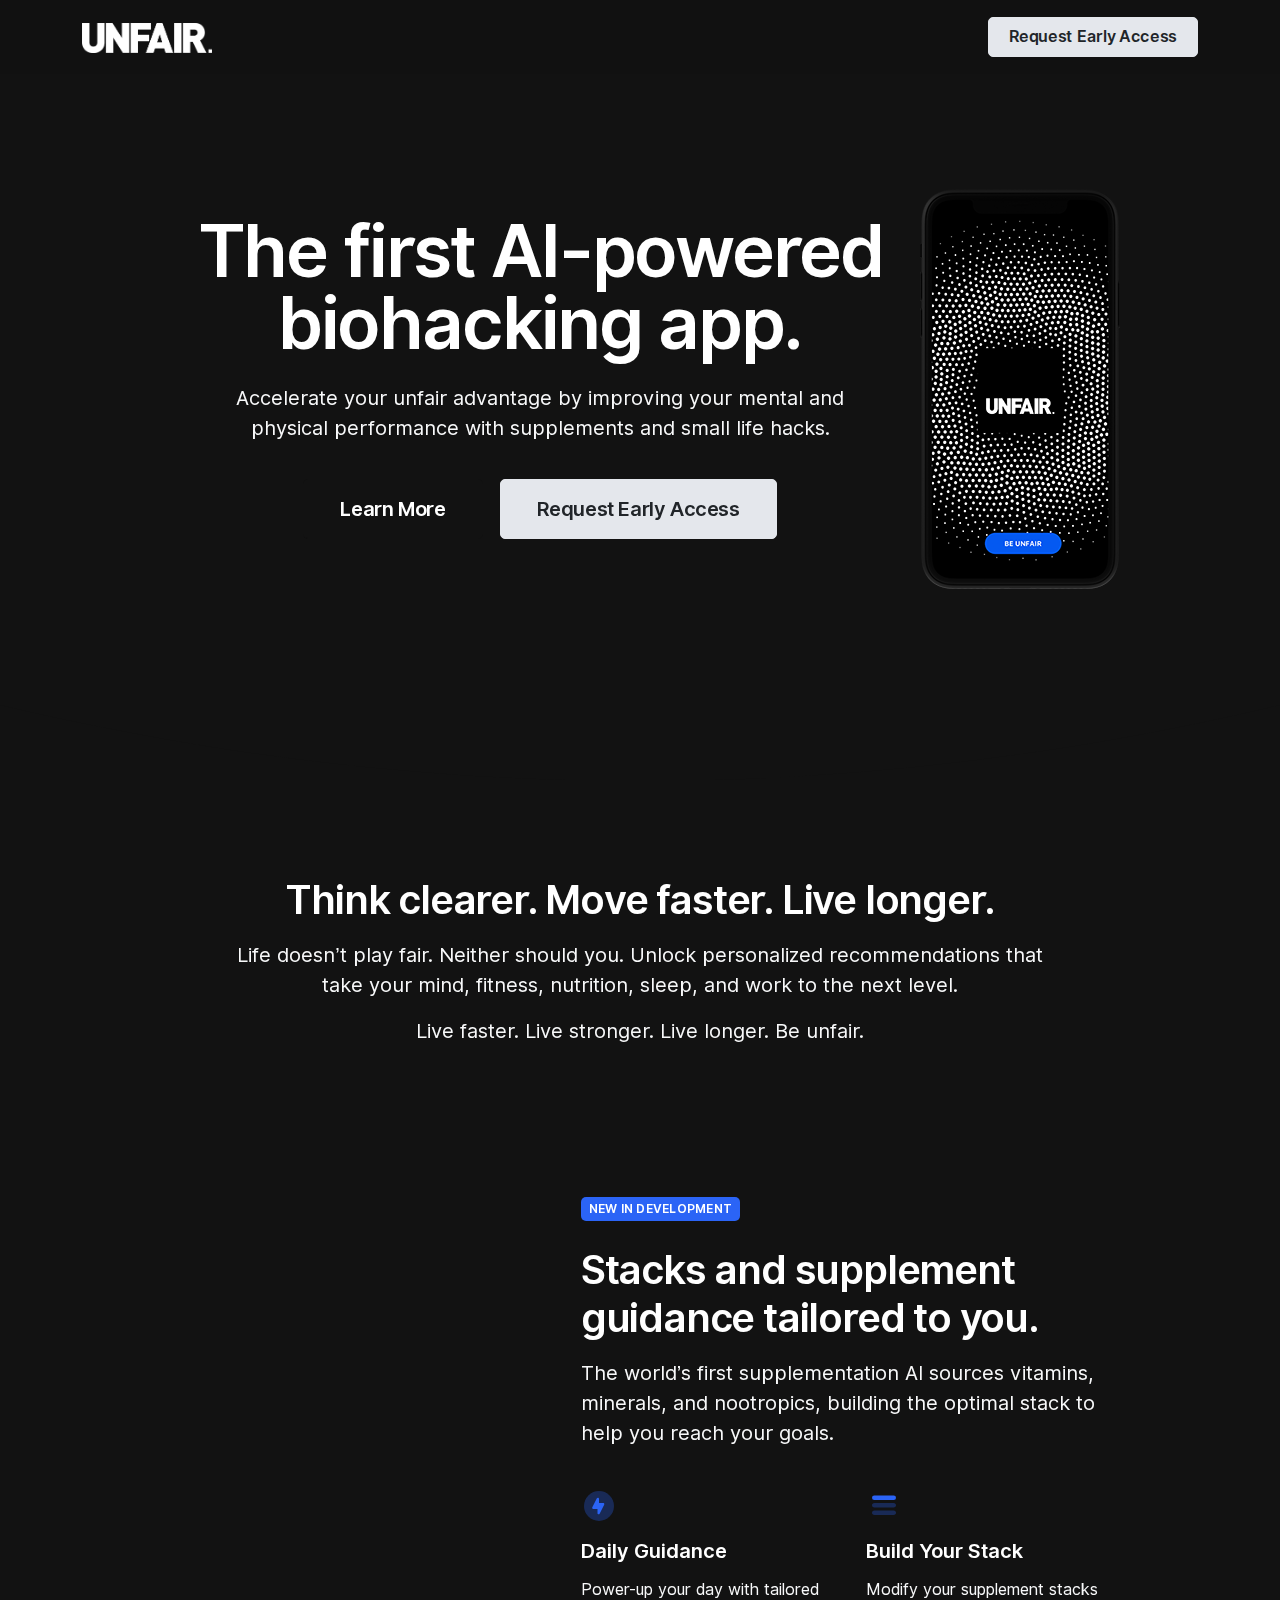
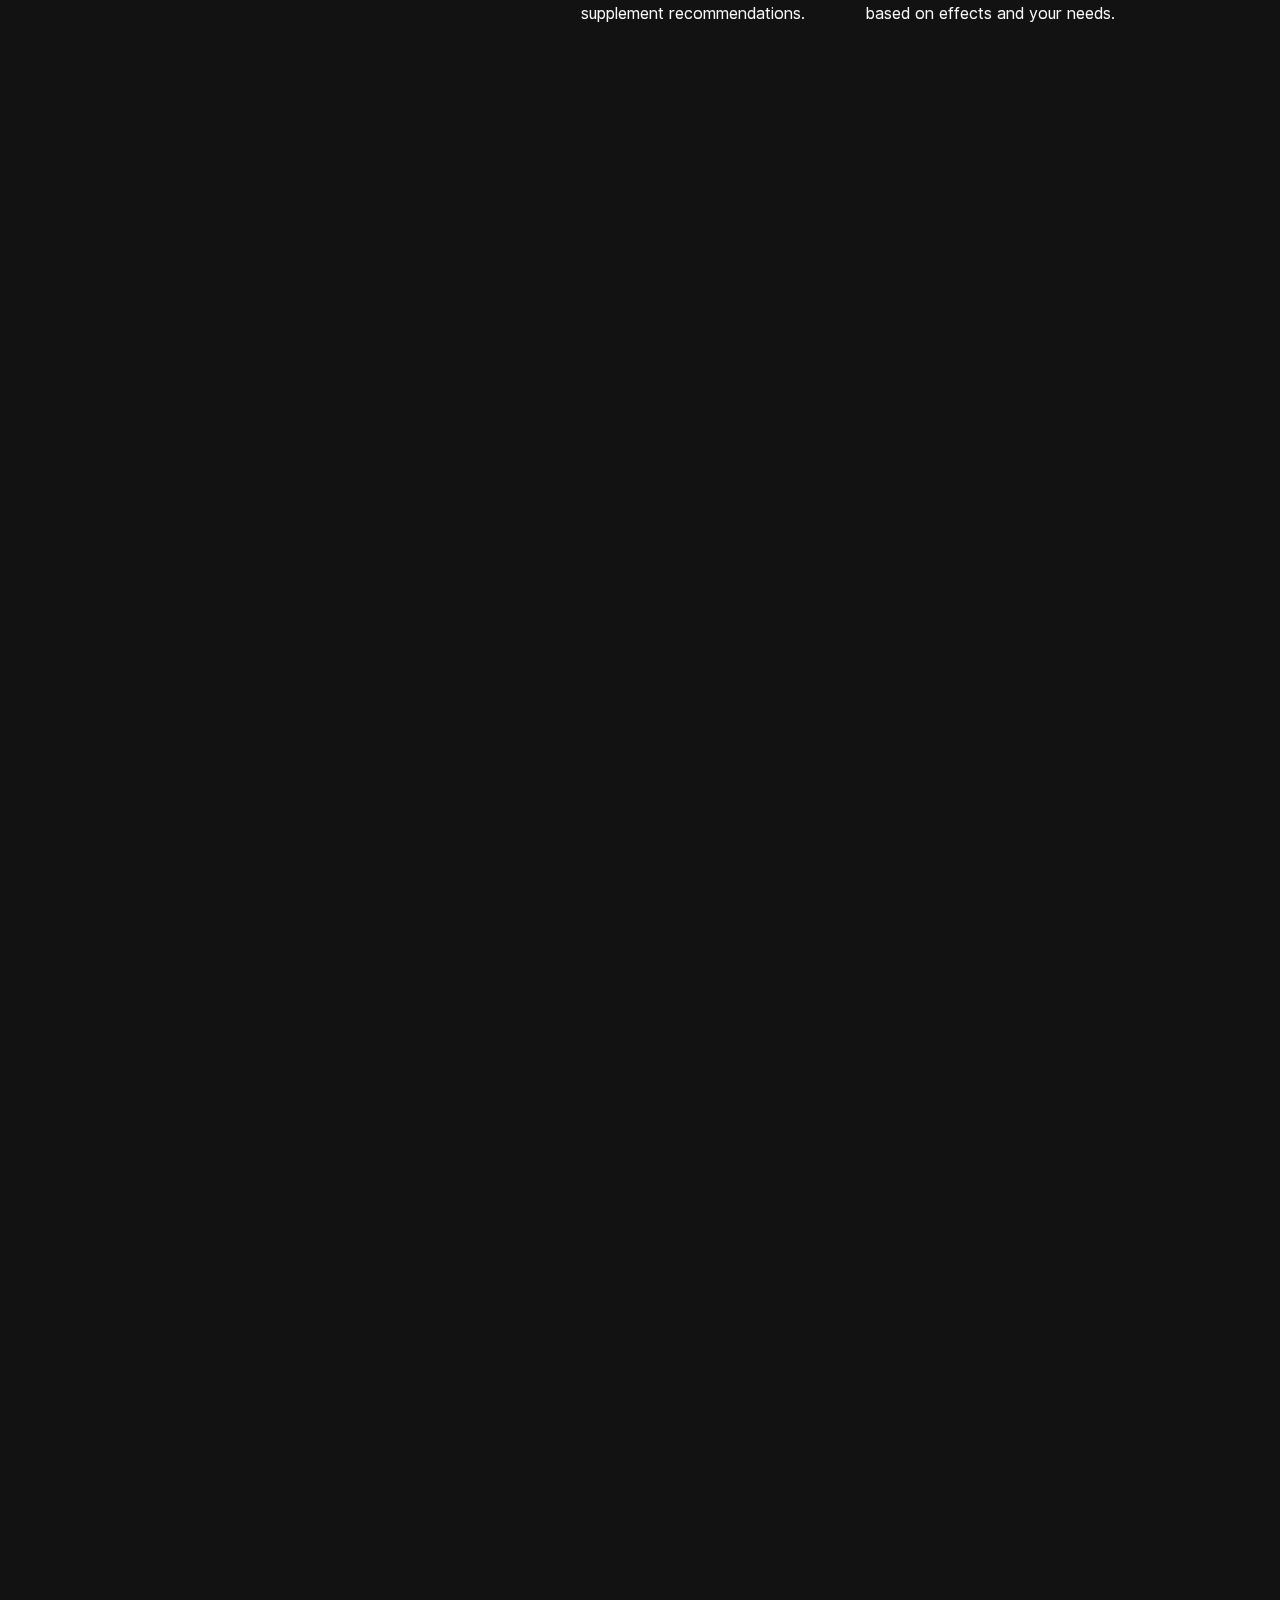
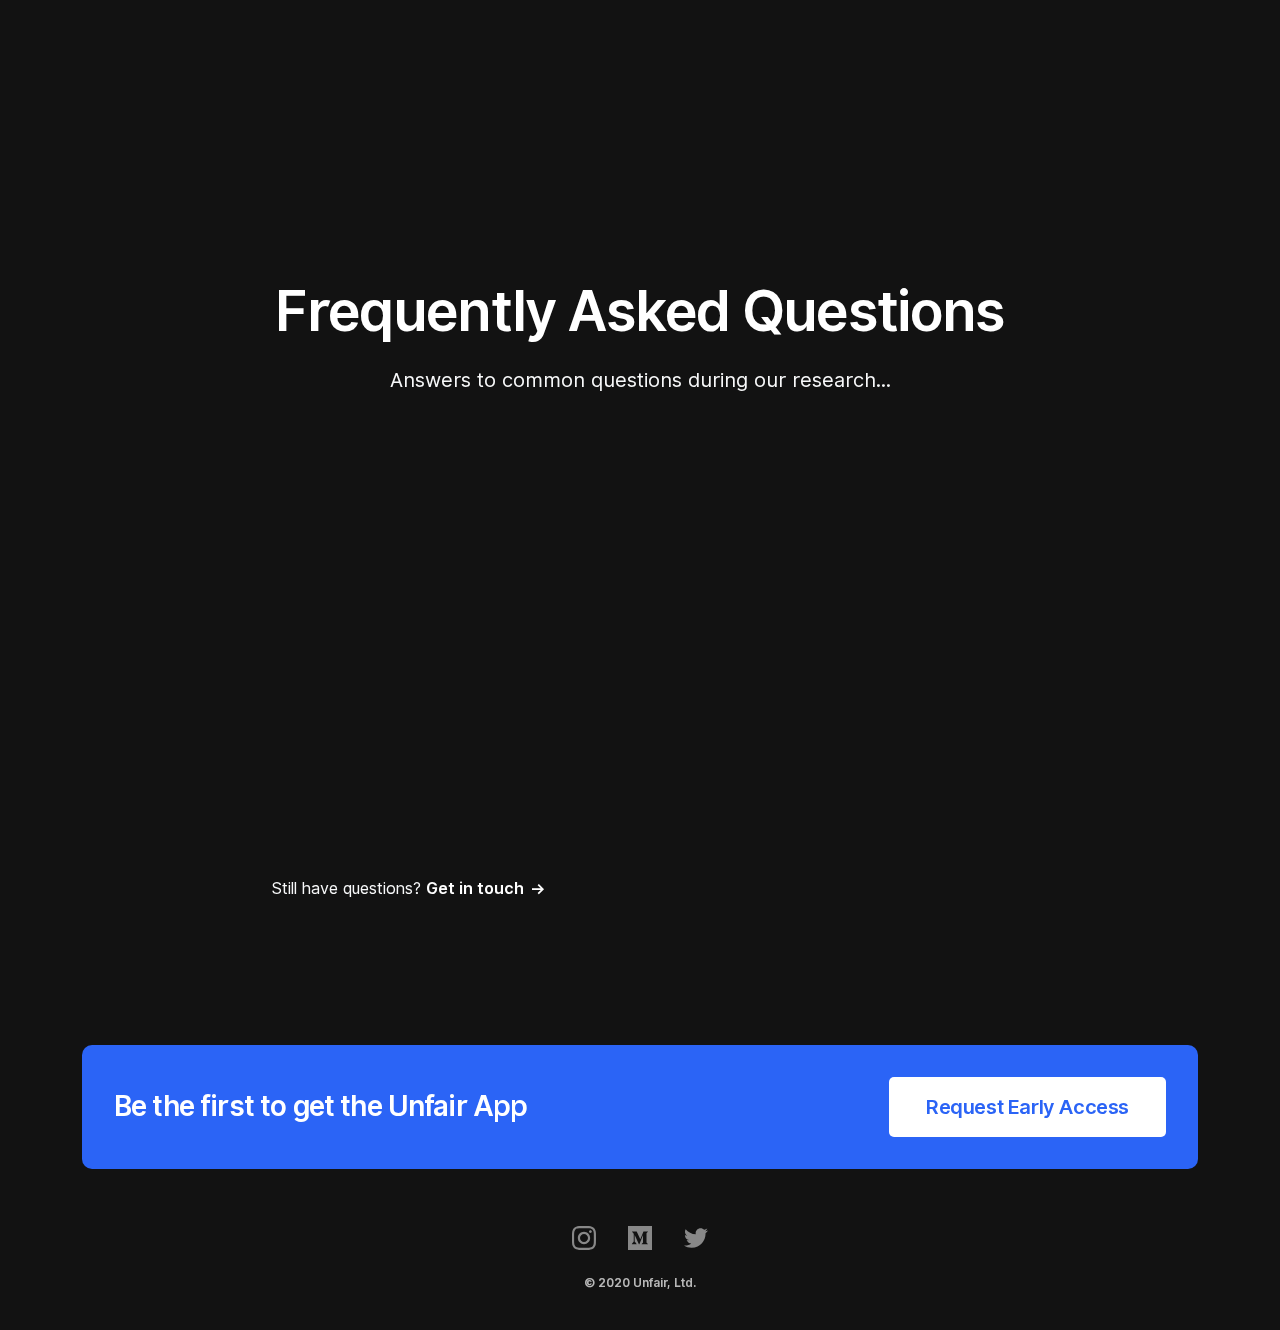
<file: index.html>
<!doctypehtml><html lang=en><script>!function(e,t,a,n,g){e[n]=e[n]||[],e[n].push({"gtm.start":(new Date).getTime(),event:"gtm.js"});var m=t.getElementsByTagName(a)[0],r=t.createElement(a);r.async=!0,r.src="https://www.googletagmanager.com/gtm.js?id=GTM-TDHNC6F",m.parentNode.insertBefore(r,m)}(window,document,"script","dataLayer")</script><meta charset=utf-8><title>UNFAIR — MAXIMUM HUMAN PERFORMANCE</title><meta content="width=device-width,initial-scale=1"name=viewport><meta content="The first AI-powered biohacking app for ambitious people with ambitious goals."name=description><meta content=UNFAIR name=twitter:title><meta content=@UnfairLtd name=twitter:site><meta content=summary_large_image name=twitter:card><meta content=UNFAIR property=og:title><meta content="The first AI-powered biohacking app for ambitious people with ambitious goals."property=og:description><meta content=https://unfair.ltd/assets/img/app/app04.png property=og:image><meta content=https://unfair.ltd/ property=og:url><link href=assets/css/loaders/loader-typing.css rel=stylesheet media=all><link href=assets/css/theme.min.css rel=stylesheet media=all><link href=assets/fonts/Inter-UI.woff2 rel=preload as=font crossorigin=anonymous type=font/woff2><body class=bg-primary-3 data-smooth-scroll-offset=73><noscript><iframe height=0 src="https://www.googletagmanager.com/ns.html?id=GTM-TDHNC6F"style=display:none;visibility:hidden width=0></iframe></noscript><div class="bg-primary-3 loader"><div class=loading-animation></div></div><div class=navbar-container><nav class="navbar navbar-dark navbar-expand-lg"data-overlay data-sticky=top><div class=container><a class=navbar-brand href=/ ><img alt=UNFAIR src=assets/img/unfair-logo.png height=30px> </a><a class="fade-page btn btn-primary-2 ml-lg-3"href=https://unfairltd.typeform.com/to/blVkjX onclick='fathom("trackGoal","ZRMF96SM",0)'>Request Early Access</a></div></nav></div><div class="bg-primary-3 text-light o-hidden position-relative"data-overlay><section class="d-flex flex-column justify-content-center min-vh-70 o-hidden"><div class=container><div class="row justify-content-center align-items-center text-center"><div class="col-lg-9 col-xl-8 col-md-10 layer-3"data-aos=fade-up data-aos-delay=500><h1 class=display-3>The first AI-powered<br>biohacking app.</h1><div class=mb-4><p class="lead px-xl-5">Accelerate your unfair advantage by improving your mental and physical performance with supplements and small life hacks.</div><a class="mb-3 btn btn-lg mx-1 btn-primary-3"href=#features data-smooth-scroll>Learn More</a> <a class="fade-page btn btn-lg btn-primary-2 mb-3 mx-1"href=https://unfairltd.typeform.com/to/blVkjX onclick='fathom("trackGoal","ZRMF96SM",0)'>Request Early Access</a></div><div class="row justify-content-center"><div class="col-8 col-md mt-4 mt-lg-0"><img alt=Image src=assets/img/app/00_00_SPLASH_400.png srcset="assets/img/app/00_00_SPLASH_400@2x.png 2x"data-aos=fade-left></div></div></div></div></section><div class="divider flip-x"><img alt="graphical divider"src=assets/img/dividers/divider-2.svg class=bg-primary-3 data-inject-svg></div></div><section class="bg-primary-3 text-light text-center"id=features><div class=container><div class="row justify-content-center"><div class=col-xl-9><h2 class=h1>Think clearer. Move faster. Live longer.</h2><p class=lead>Life doesn’t play fair. Neither should you. Unlock personalized recommendations that take your mind, fitness, nutrition, sleep, and work to the next level.<br><p class=lead>Live faster. Live stronger. Live longer. Be unfair.</div></div></div></section><section class="bg-primary-3 text-light pt-0"><div class=container><div class="row align-items-center justify-content-around"><div class="d-flex col-lg-4 col-md-3 col-xl-3 mb-5 mb-md-0"data-aos=fade-right><div class="row justify-content-center"><div class="col-8 col-md"><img alt=Screenshot src=assets/img/app/app.png srcset="assets/img/app/app@2x.png 2x"></div></div></div><div class="d-flex flex-column col-lg-6 col-md-8"><div class=mb-3><span class="badge badge-primary">New in development</span><h3 class="h1 mt-3">Stacks and supplement guidance tailored to you.</h3><p class=lead>The world’s first supplementation AI sources vitamins, minerals, and nootropics, building the optimal stack to help you reach your goals.</div><div class=row><div class=col-6><img alt="apple-watch icon"src=assets/img/icons/theme/code/thunder-circle.svg class="icon bg-primary icon-md"data-inject-svg><div class=mt-2><h5>Daily Guidance</h5></div><p>Power-up your day with tailored supplement recommendations.</div><div class=col-6><img alt="menu icon"src=assets/img/icons/theme/text/menu.svg class="icon bg-primary icon-md"data-inject-svg><div class=mt-2><h5>Build Your Stack</h5></div><p>Modify your supplement stacks based on effects and your needs.</div></div></div></div></div></section><section class="bg-primary-3 text-light pt-0"><div class=container><div class=row><div class="d-flex col-lg-4 col-sm-6 mb-4"data-aos=fade-up data-aos-delay=300><img alt=icon src=assets/img/icons/theme/general/shield-check.svg class="icon bg-primary icon-md"data-inject-svg><div class=ml-3><h5>Powered by Science</h5><div>Science-based personalization and recommendations, vetted by our Scientific Advisory Board.</div></div></div><div class="d-flex col-lg-4 col-sm-6 mb-4"data-aos=fade-up data-aos-delay=600><img alt=icon src=assets/img/icons/theme/communication/group-chat.svg class="icon bg-primary icon-md"data-inject-svg><div class=ml-3><h5>Unfair Community</h5><div>An exclusive self-optimization community to share insights, tips, and learnings.</div></div></div><div class="d-flex col-lg-4 col-sm-6 mb-4"data-aos=fade-up data-aos-delay=500><img alt=icon src=assets/img/icons/theme/map/marker-1.svg class="icon bg-primary icon-md"data-inject-svg><div class=ml-3><h5>Local Doctors & Stores</h5><div>Go beyond the app and connect with best-in-class practitioners and retailers in your local area.</div></div></div><div class="d-flex col-lg-4 col-sm-6 mb-4"data-aos=fade-up data-aos-delay=100><img alt=icon src=assets/img/icons/theme/devices/diagnostics.svg class="icon bg-primary icon-md"data-inject-svg><div class=ml-3><h5>HealthKit Integration</h5><div>Exclusively built for iOS and integrated with Apple HealthKit to personalize your recommendations.</div></div></div><div class="d-flex col-lg-4 col-sm-6 mb-4"data-aos=fade-up data-aos-delay=200><img alt=icon src=assets/img/icons/theme/devices/apple-watch.svg class="icon bg-primary icon-md"data-inject-svg><div class=ml-3><h5>Apple Watch Integration</h5><div>Integrated with Apple Watch for on the go recommendations, daily reminders, and quick feedback.</div></div></div><div class="d-flex col-lg-4 col-sm-6 mb-4"data-aos=fade-up data-aos-delay=400><img alt=icon src=assets/img/icons/theme/media/youtube.svg class="icon bg-primary icon-md"data-inject-svg><div class=ml-3><h5>Knowledge Library</h5><div>A curated library of interviews and discussions featuring founders, biohackers, and self-optimization visionaries.</div></div></div></div></div></section><section class="bg-primary-3 text-light pb-0"><div class=container data-aos=fade-up><div class="row align-items-center justify-content-around"><div class="col-xl-6 col-md-5 mb-4 mb-md-0"><img alt="Water Cell Image"src=assets/img/water-cell-web-square.jpg class="rounded shadow-3d"srcset="assets/img/water-cell-web-square@2x.jpg 2x"></div><div class="col-xl-6 col-md-7"><div class="row justify-content-center"><div class="col-xl-8 col-lg-10"><span class="badge badge-primary">Our Mission</span><div class=my-3><span class=h1>Enabling ambitious people reach their goals.</span></div><p class=lead>We're on a mission to help you gain an unfair advantage so you can reach your ambitious goal faster while living stronger and longer. We believe that in order to achieve our mission we need to build an innovative, trusted brand and product.<p class="mb-0 lead">Our first step is a personalized mobile experience, but like you, we have ambitious goals.</div></div></div></div></div></section><section class="m-0 p-0"><div class="container py-6"><div class="row align-items-center content-centered mb-3"><div class="col-lg-4 col-xl-3 col-md-6 mb-3"data-aos=fade-up data-aos-delay=NaN><div class="bg-primary-3 text-light border-primary-4 card card-body align-items-center card-lg"><span class="badge badge-primary-5 badge-top">Founder</span> <img alt="Stephen M. Walker II"src=assets/img/avatars/stephen.jpg class="mb-3 avatar avatar-xlg"><h5 class=mb-0>Stephen</h5><ul class=nav><li class=nav-item><a class="fade-page nav-link"href=http://linkedin.com/in/stephenwalker/ ><img alt="linkedin social icon"src=assets/img/icons/social/linkedin.svg class="icon undefined"data-inject-svg></a></ul></div></div><div class="col-lg-4 col-xl-3 col-md-6 mb-3"data-aos=fade-up data-aos-delay=NaN><div class="bg-primary-3 text-light border-primary-4 card card-body align-items-center card-lg"><span class="badge badge-primary-5 badge-top">Founder</span> <img alt="Guillaume Champeau"src=assets/img/avatars/g2.jpg class="mb-3 avatar avatar-xlg"><h5 class=mb-0>Guillaume</h5><ul class=nav><li class=nav-item><a class="fade-page nav-link"href=https://www.linkedin.com/in/guillaumedchampeau/ ><img alt="linkedin social icon"src=assets/img/icons/social/linkedin.svg class="icon undefined"data-inject-svg></a></ul></div></div></div></div></section><section class=pb-0 id=faq><div class=container><div class="row justify-content-center mb-5"><div class="text-light text-center col-lg-9 col-xl-12"><h2 class="display-4 mx-xl-6">Frequently Asked Questions</h2><p class=lead>Answers to common questions during our research...</div><div class="col-lg-9 col-xl-8"><div class=my-4><div class="bg-primary-3 text-light border-primary-4 card card-body card-sm hover-shadow-sm mb-2"data-aos=fade-up data-aos-delay=NaN><div class=accordion-panel-title role=button aria-controls=panel-1 aria-expanded=false data-target=#panel-1 data-toggle=collapse><span class="mb-0 h6">What is biohacking?</span> <img alt="plus interface icon"src=assets/img/icons/interface/plus.svg class=icon data-inject-svg></div><div class=collapse id=panel-1><div class=pt-3><p>Biohacking is using science and technology to make your body function better and more efficiently. Drinking coffee in the morning to improve mental performance is the simplest and most commmon example.</div></div></div><div class="bg-primary-3 text-light border-primary-4 card card-body card-sm hover-shadow-sm mb-2"data-aos=fade-up data-aos-delay=NaN><div class=accordion-panel-title role=button aria-controls=panel-2 aria-expanded=false data-target=#panel-2 data-toggle=collapse><span class="mb-0 h6">Why not just take a multi-vitamin?</span> <img alt="plus interface icon"src=assets/img/icons/interface/plus.svg class=icon data-inject-svg></div><div class=collapse id=panel-2><div class=pt-3><p>Most multi-vitamins are worthless. They aren't formulated for you and will likely have too much or too little of certain nutrients. Additionally, most brands are low quality with fillers or additives.</div></div></div><div class="bg-primary-3 text-light border-primary-4 card card-body card-sm hover-shadow-sm mb-2"data-aos=fade-up data-aos-delay=NaN><div class=accordion-panel-title role=button aria-controls=panel-3 aria-expanded=false data-target=#panel-3 data-toggle=collapse><span class="mb-0 h6">What science can you trust?</span> <img alt="plus interface icon"src=assets/img/icons/interface/plus.svg class=icon data-inject-svg></div><div class=collapse id=panel-3><div class=pt-3><p>We're on a mission to help people live unfair lives: faster, longer, and stronger. We believe that in order to achieve our mission, we have to build a trusted brand, a mindset, and a product.</div></div></div><div class="bg-primary-3 text-light border-primary-4 card card-body card-sm hover-shadow-sm mb-2"data-aos=fade-up data-aos-delay=NaN><div class=accordion-panel-title role=button aria-controls=panel-4 aria-expanded=false data-target=#panel-4 data-toggle=collapse><span class="mb-0 h6">Can you actually live longer?</span> <img alt="plus interface icon"src=assets/img/icons/interface/plus.svg class=icon data-inject-svg></div><div class=collapse id=panel-4><div class=pt-3><p>We're on a mission to help people live unfair lives: faster, longer, and stronger. We believe that in order to achieve our mission, we have to build a trusted brand, a mindset, and a product.</div></div></div><div class="bg-primary-3 text-light border-primary-4 card card-body card-sm hover-shadow-sm mb-2"data-aos=fade-up data-aos-delay=NaN><div class=accordion-panel-title role=button aria-controls=panel-5 aria-expanded=false data-target=#panel-5 data-toggle=collapse><span class="mb-0 h6">Why is this called Unfair?</span> <img alt="plus interface icon"src=assets/img/icons/interface/plus.svg class=icon data-inject-svg></div><div class=collapse id=panel-5><div class=pt-3><p>We're on a mission to help people live unfair lives: faster, longer, and stronger. We believe that in order to achieve our mission, we have to build a trusted brand, a mindset, and a product.</div></div></div></div><span class=text-light>Still have questions? <a class=hover-arrow href=# data-target=#ask-modal data-toggle=modal>Get in touch</a></span><div class="fade modal"role=dialog aria-hidden=true id=ask-modal tabindex=-1><div class="modal-dialog modal-dialog-centered"role=document><div class=modal-content><div class=modal-body><button class=close type=button aria-label=Close data-dismiss=modal><img alt="cross interface icon"src=assets/img/icons/interface/cross.svg class="icon bg-dark"data-inject-svg></button><div class=m-3><ul class="justify-content-center avatars"><li><img alt=Stephen src=assets/img/avatars/stephen.jpg class="avatar avatar-lg"><li><img alt=G src=assets/img/avatars/g.jpg class="avatar avatar-lg"></ul><div class="text-center my-3"><h4 class="h3 mb-1">Ask us anything</h4><p>Want to know more about Unfair?</div><form action=/forms/smtp.php data-form-email novalidate><div class=form-group><input class=form-control name=contact-name placeholder="Your Name"required></div><div class=form-group><input class=form-control name=contact-email placeholder="Email Address"required type=email></div><div class=form-group><textarea class=form-control name=contact-box-message placeholder="Type your message here"required rows=5></textarea></div><div data-recaptcha data-sitekey=INSERT_YOUR_RECAPTCHA_V2_SITEKEY_HERE></div><div class="alert d-none alert-danger"role=alert data-error-message>Please fill all fields correctly.</div><div class="alert d-none alert-success"role=alert data-success-message>Thanks, a member of our team will be in touch shortly.</div><button class="btn btn-primary btn-block btn-loading"type=submit data-loading-text=Sending><img alt="loading icon"src=assets/img/icons/theme/code/loading.svg class=icon data-inject-svg> <span>Send</span></button></form></div></div></div></div></div></div></div></div></section><footer class="bg-primary-3 text-light pb-4"id=footer><div class=container><div class="row mb-5"><div class=col><div class="text-light card card-body bg-primary border-0 mb-0 o-hidden"><div class="d-flex flex-column align-items-center flex-md-row justify-content-between position-relative"><div class="text-center h3 mb-md-0">Be the first to get the Unfair App</div><a class="fade-page btn btn-lg btn-white"href=https://unfairltd.typeform.com/to/blVkjX onclick='fathom("trackGoal","ZRMF96SM",0)'>Request Early Access</a></div></div></div></div><div class="row justify-content-center mb-2"><div class=col-auto><ul class=nav><li class=nav-item><a class="fade-page nav-link"href=https://instagram.com/UnfairHQ><img alt="instagram social icon"src=assets/img/icons/social/instagram.svg class="icon undefined"data-inject-svg></a><li class=nav-item><a class="fade-page nav-link"href=https://medium.com/UnfairHQ><img alt="medium social icon"src=assets/img/icons/social/medium.svg class="icon undefined"data-inject-svg></a><li class=nav-item><a class="fade-page nav-link"href=https://twitter.com/UnfairLtd><img alt="twitter social icon"src=assets/img/icons/social/twitter.svg class="icon undefined"data-inject-svg></a></ul></div></div><div class="row justify-content-center"><div class="text-center col col-md-auto"><small class=text-muted>© 2020 Unfair, Ltd.</small></div></div></div></footer><a class="btn btn-primary back-to-top btn-round"href=# data-smooth-scroll data-aos=fade-up data-aos-mirror=true data-aos-offset=2000 data-aos-once=false><img alt="arrow-up icon"src=assets/img/icons/theme/navigation/arrow-up.svg class=icon data-inject-svg></a><script src=assets/js/jquery.min.js></script><script src=assets/js/popper.min.js></script><script src=assets/js/bootstrap.js></script><script src=assets/js/aos.js></script><script src=assets/js/smooth-scroll.polyfills.min.js></script><script src=assets/js/svg-injector.umd.production.js></script><script src=assets/js/isotope.pkgd.min.js></script><script src=assets/js/ion.rangeSlider.min.js></script><script src=assets/js/plyr.polyfilled.min.js></script><script src=assets/js/prism.js></script><script src=assets/js/scrollMonitor.js></script><script src=assets/js/site.js></script><script>window.addEventListener("load",function(){document.querySelector("body").classList.add("loaded")})</script><script>!function(t,e,a,c,s,n){e[c]=e[c]||function(){(e[c].q=e[c].q||[]).push(arguments)},s=t.createElement("script"),n=t.getElementsByTagName("script")[0],s.async=1,s.src="https://cdn.usefathom.com/tracker.js",s.id="fathom-script",n.parentNode.insertBefore(s,n)}(document,window,0,"fathom"),fathom("set","siteId","KSCHMWXO"),fathom("trackPageview")</script>
</file>
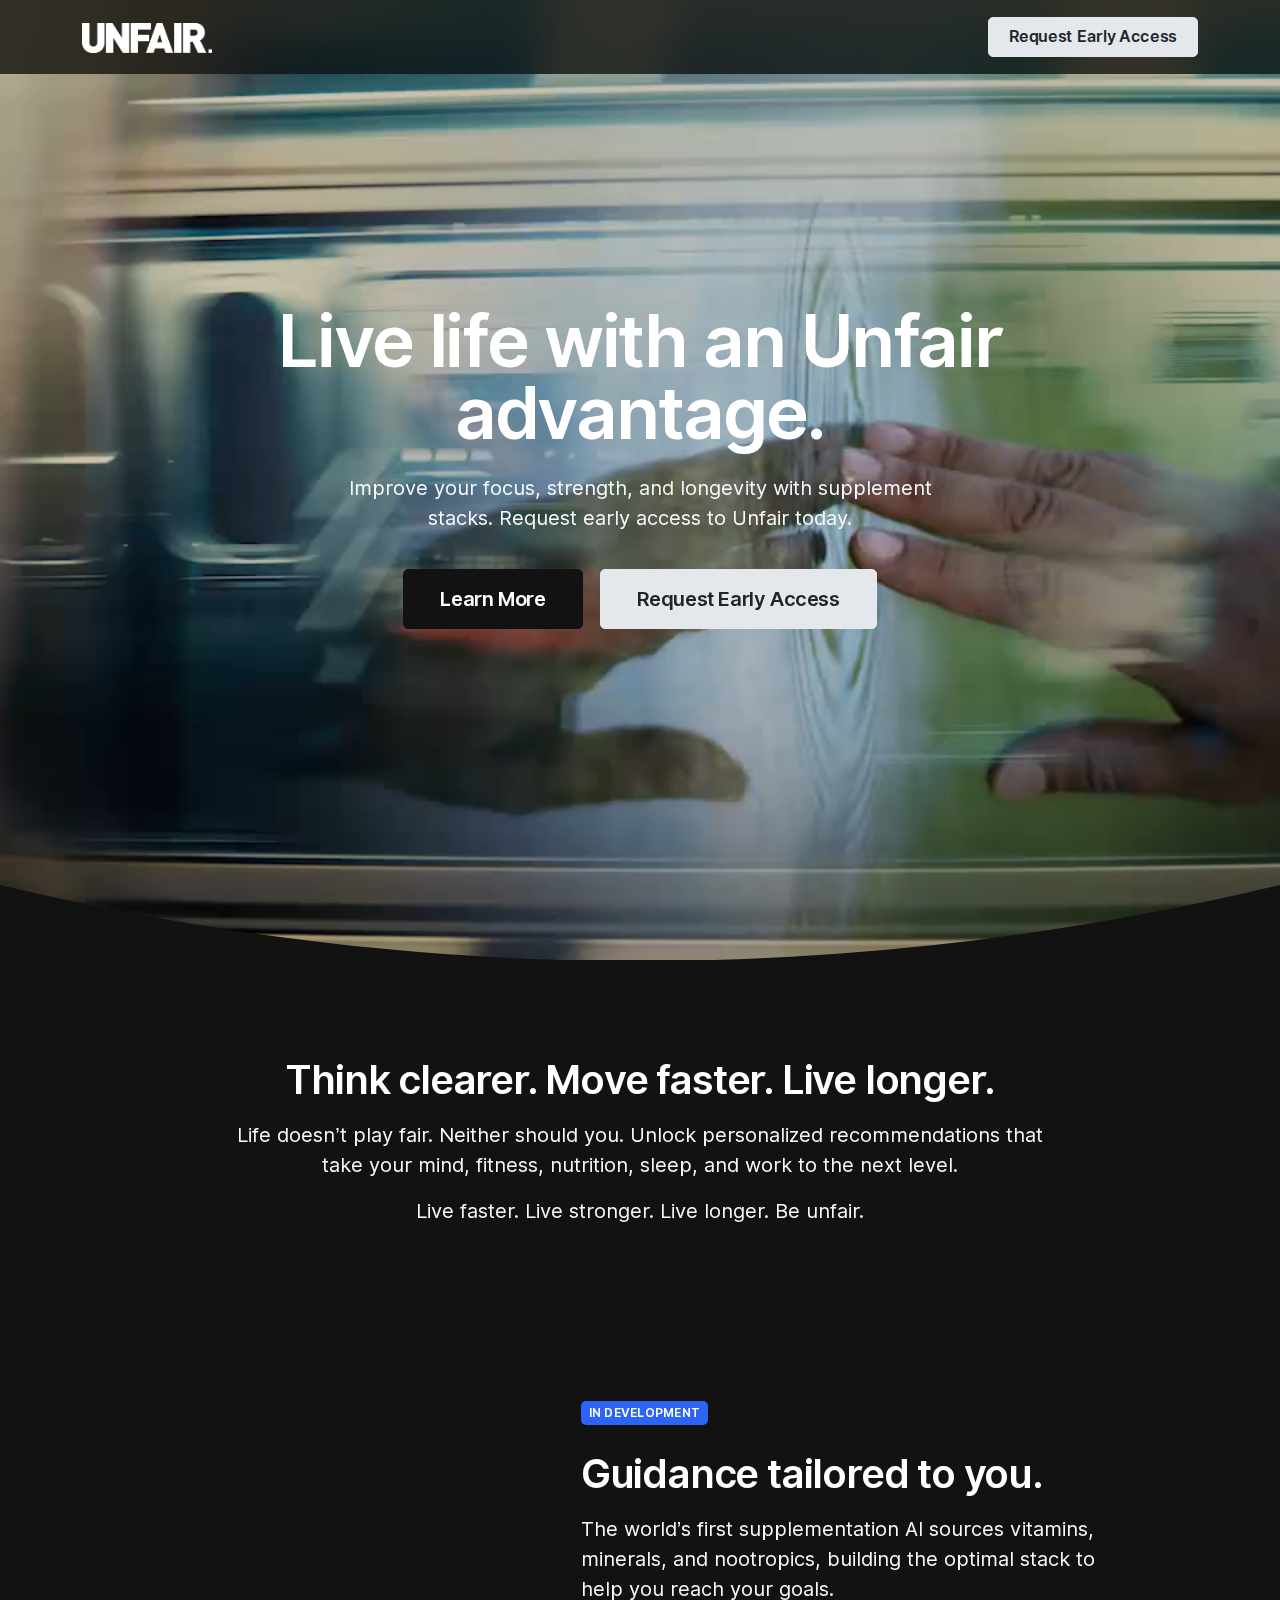
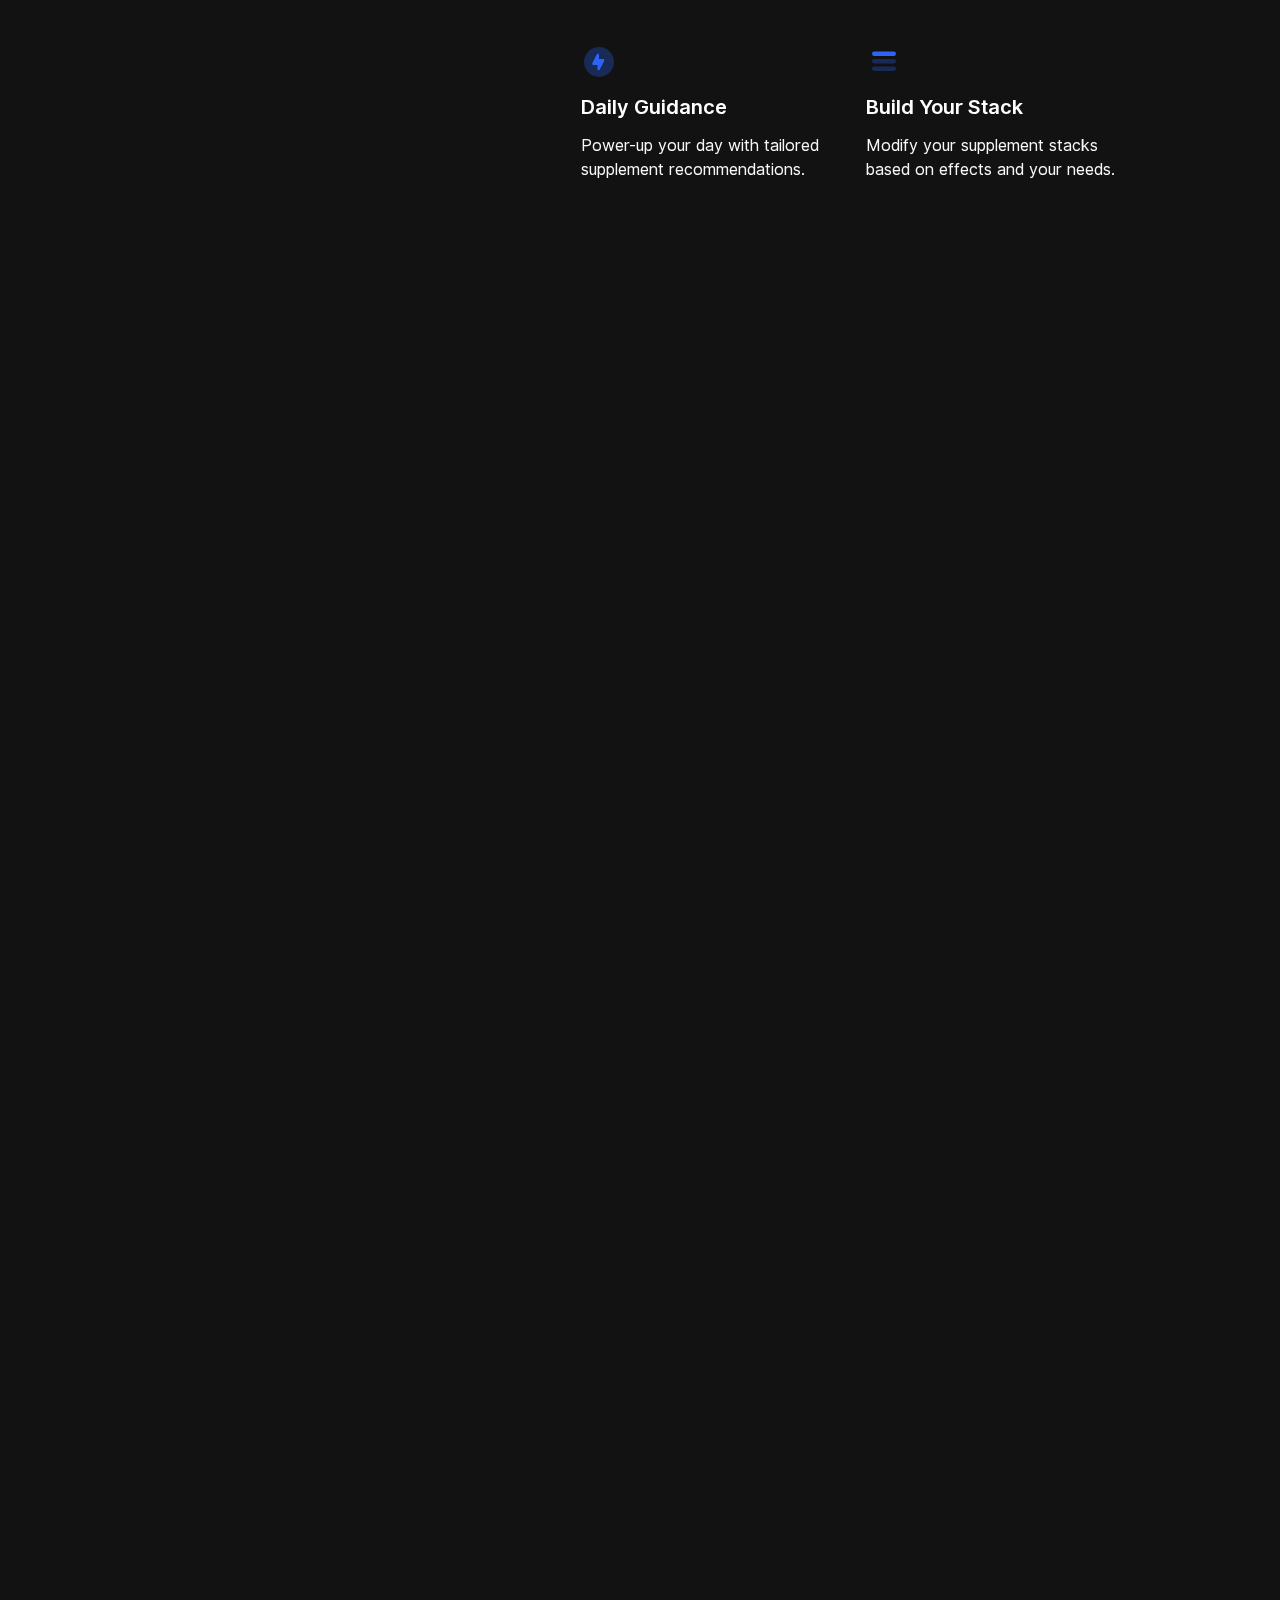
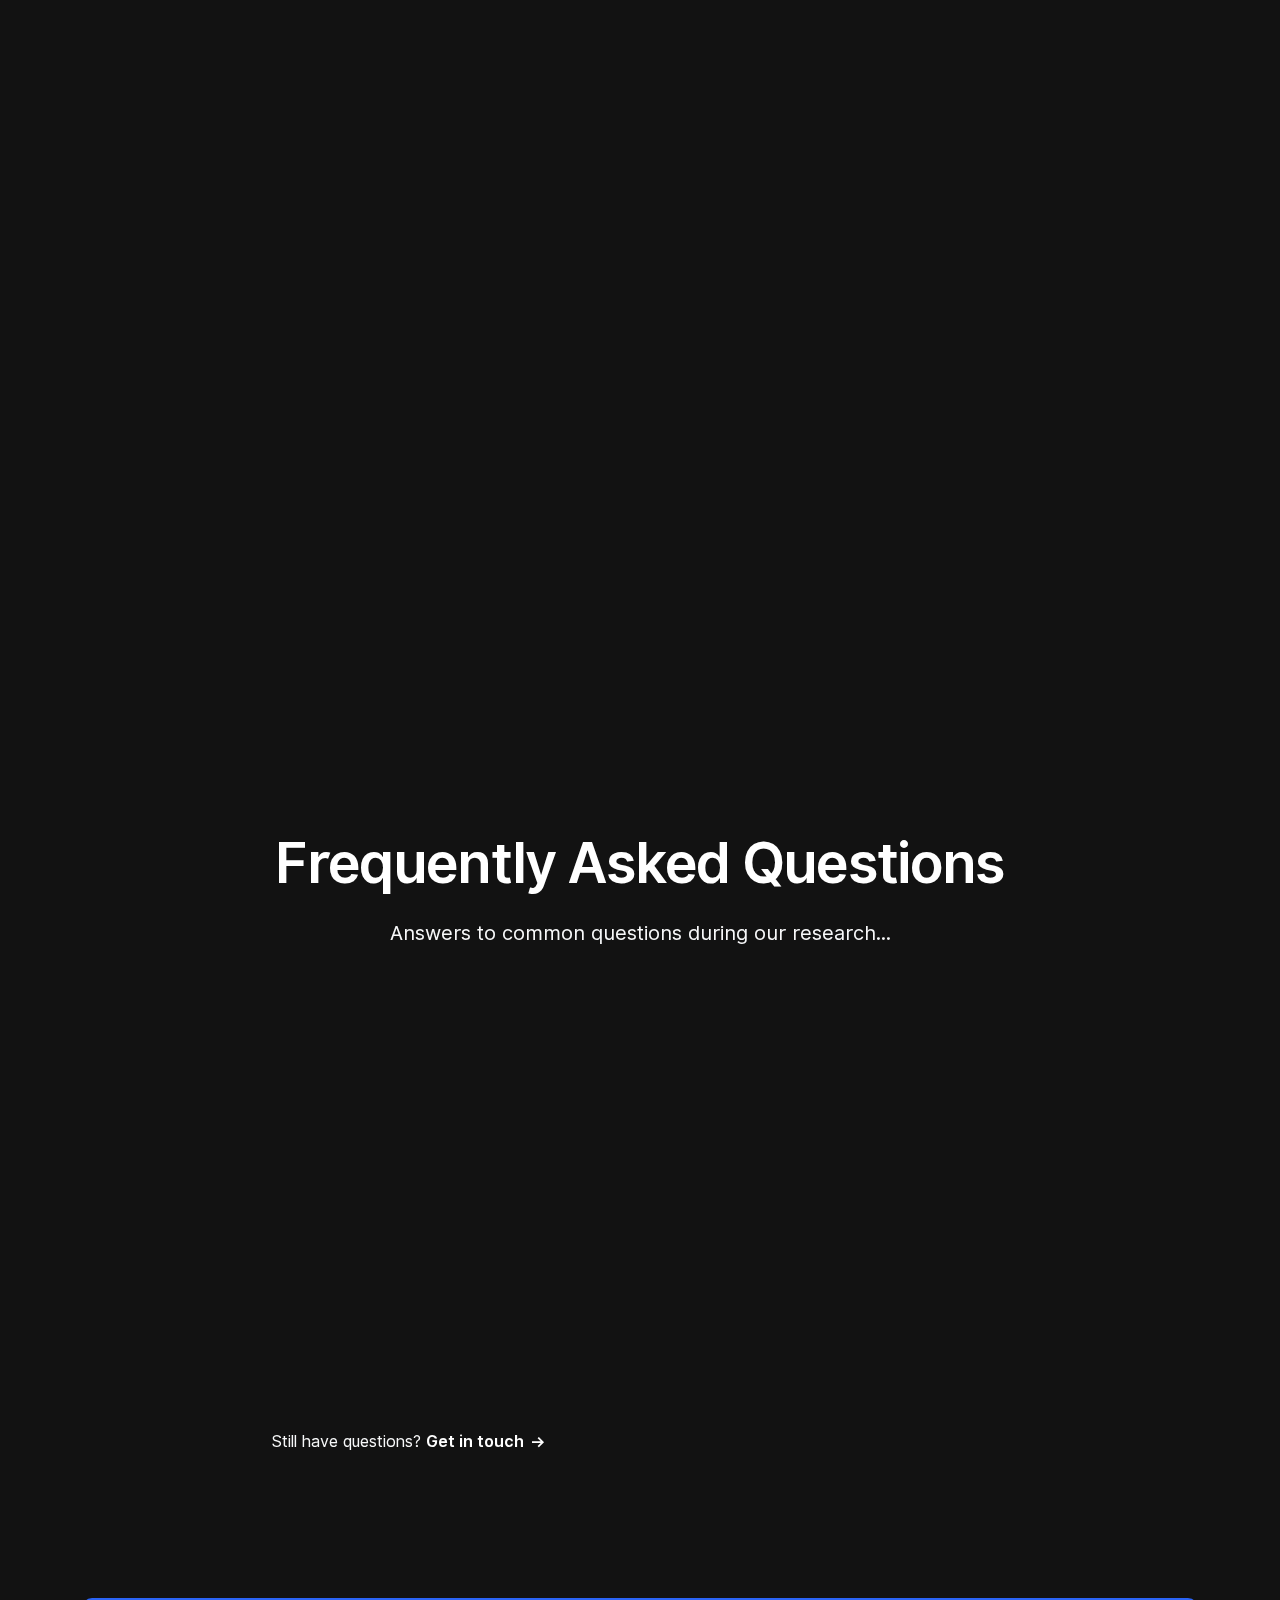
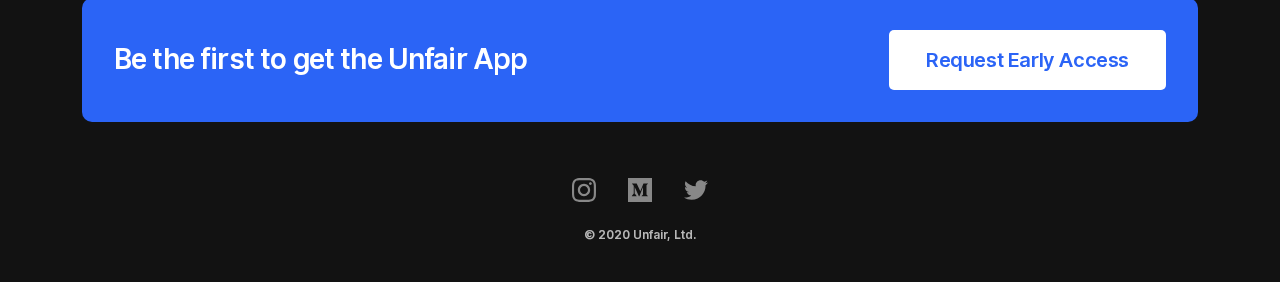
<file: index.original.html>
<!-- MINIMIZE WITH https://kangax.github.io/html-minifier/ -->

<!doctype html>
<html lang="en">

<head>

  <!-- Google Tag Manager -->
  <script>(function(w,d,s,l,i){w[l]=w[l]||[];w[l].push({'gtm.start':
  new Date().getTime(),event:'gtm.js'});var f=d.getElementsByTagName(s)[0],
  j=d.createElement(s),dl=l!='dataLayer'?'&l='+l:'';j.async=true;j.src=
  'https://www.googletagmanager.com/gtm.js?id='+i+dl;f.parentNode.insertBefore(j,f);
  })(window,document,'script','dataLayer','GTM-TDHNC6F');</script>
  <!-- End Google Tag Manager -->

  <meta charset="utf-8">
  <title>UNFAIR &mdash; MAXIMUM HUMAN PERFORMANCE</title>
  <meta name="viewport" content="width=device-width, initial-scale=1.0">
  <meta name="description" content="The first AI-powered biohacking app for ambitious people with ambitious goals.">

  <meta name="twitter:title" content="UNFAIR">
  <meta name="twitter:site" content="@UnfairLtd" />
  <meta name="twitter:card" content="summary_large_image" />

  <meta property="og:title" content="UNFAIR">
  <meta property="og:description" content="The first AI-powered biohacking app for ambitious people with ambitious goals.">
  <meta property="og:image" content="https://unfair.ltd/assets/img/og-image.png" />
  <meta property="og:url" content="https://unfair.ltd/" />

  <link href="assets/css/loaders/loader-typing.css" rel="stylesheet" type="text/css" media="all" />
  <link href="assets/css/theme.min.css" rel="stylesheet" type="text/css" media="all" />
  <link href="assets/css/video.css" rel="stylesheet" type="text/css" media="all" />
  <!-- <link rel="preload" as="font" href="assets/fonts/Inter-UI-upright.var.woff2" type="font/woff2" crossorigin="anonymous"> -->
  <link rel="preload" as="font" href="assets/fonts/Inter-UI.woff2" type="font/woff2" crossorigin="anonymous">
</head>

<body data-smooth-scroll-offset="73" class="bg-primary-3">

  <!-- Google Tag Manager (noscript) -->
  <noscript><iframe src="https://www.googletagmanager.com/ns.html?id=GTM-TDHNC6F" height="0" width="0" style="display:none;visibility:hidden"></iframe></noscript>
  <!-- End Google Tag Manager (noscript) -->

  <div class="loader bg-primary-3">
    <div class="loading-animation"></div>
  </div>
  <div class="navbar-container ">
    <nav class="navbar navbar-expand-lg navbar-dark" data-overlay data-sticky="top">
      <div class="container">
        <a class="navbar-brand" href="/">
          <img src="assets/img/unfair-logo.png" alt="UNFAIR" height="30px">
        </a>
        <a href="https://unfairltd.typeform.com/to/blVkjX" onclick="fathom('trackGoal', 'ZRMF96SM', 0);" class="fade-page btn btn-primary-2 ml-lg-3">Request Early Access</a>
      </div>

    </nav>
  </div>

  <div data-overlay class="bg-primary-3 text-light o-hidden position-relative">

    <video autoplay muted loop id="myVideo">
      <source src="assets/video/header2.mp4" type="video/mp4">
    </video>

    <section class="min-vh-90 o-hidden d-flex flex-column justify-content-center">
      <div class="container">
        <div class="row justify-content-center text-center align-items-center">
          <div class="col-xl-8 col-lg-9 col-md-10 layer-3" data-aos="fade-up" data-aos-delay="500">
            <h1 class="display-3">
              Live life with an Unfair advantage.
            </h1>
            <div class="mb-4">
              <p class="lead px-xl-5">
                Improve your focus, strength, and longevity with supplement stacks. Request early access to Unfair today.
              </p>
            </div>
            <a href="#features" class="btn btn-lg btn-primary-3 mx-1 mb-3" data-smooth-scroll>Learn More</a>
            <a href="https://unfairltd.typeform.com/to/blVkjX" onclick="fathom('trackGoal', 'ZRMF96SM', 0);" class="fade-page btn btn-lg btn-primary-2 mx-1 mb-3">Request Early Access</a>
          </div>

        </div>
      </div>
    </section>
    <!-- HIDDEN DIVIDER // BRING THIS BACK WHEN THE BG VIDEO HAPPENS!!!-->
    <div class="divider flip-x">
      <img class="bg-primary-3" src="assets/img/dividers/divider-2.svg" alt="graphical divider" data-inject-svg />
    </div>

  </div>

  <!-- FEATURES SECTION -->
  <section class="text-center bg-primary-3 text-light" id="features">
    <div class="container">
      <div class="row justify-content-center">
        <div class="col-xl-9">
          <h2 class="h1">Think clearer. Move faster. Live longer.</h2>
          <p class="lead">
            Life doesn’t play fair. Neither should you. Unlock personalized recommendations that take your mind, fitness, nutrition, sleep, and work to the next level. <br />
          </p>
          <p class="lead">
            Live faster. Live stronger. Live longer. Be unfair.
          </p>
        </div>
      </div>
    </div>
  </section>

  <section class="bg-primary-3 text-light pt-0">
    <div class="container">
      <div class="row justify-content-around align-items-center">
        <div class="col-xl-3 col-lg-4 col-md-3 d-flex mb-5 mb-md-0" data-aos="fade-right">
          <div class="row justify-content-center">
            <div class="col-8 col-md">
              <img src="assets/img/app/app.png" srcset="assets/img/app/app@2x.png 2x" alt="Screenshot">
            </div>
          </div>
        </div>
        <div class="col-lg-6 col-md-8 d-flex flex-column">
          <div class="mb-3">
            <span class="badge badge-primary">IN DEVELOPMENT</span>
            <h3 class="h1 mt-3">
              Guidance tailored to you.
            </h3>
            <p class="lead">
              The world’s first supplementation AI sources vitamins, minerals, and nootropics, building the optimal stack to help you reach your goals.
            </p>
          </div>
          <div class="row">
            <div class="col-6">
              <img class="icon icon-md bg-primary" src="assets/img/icons/theme/code/thunder-circle.svg" alt="apple-watch icon" data-inject-svg />
              <div class="mt-2">
                <h5>Daily Guidance</h5>
              </div>
              <p>
                Power-up your day with tailored supplement recommendations.
              </p>
            </div>
            <div class="col-6">
              <img class="icon icon-md bg-primary" src="assets/img/icons/theme/text/menu.svg" alt="menu icon" data-inject-svg />
              <div class="mt-2">
                <h5>Build Your Stack</h5>
              </div>
              <p>
                Modify your supplement stacks based on effects and your needs.
              </p>
            </div>
          </div>
        </div>
      </div>
    </div>
  </section>

  <section class="bg-primary-3 text-light pt-0">
    <div class="container">

      <div class="row">

        <div class="col-sm-6 col-lg-4 d-flex mb-4" data-aos="fade-up" data-aos-delay="300">
          <img class="icon icon-md bg-primary" src="assets/img/icons/theme/general/shield-check.svg" alt="icon" data-inject-svg />
          <div class="ml-3">
            <h5>Powered by Science</h5>
            <div>
              Science-based personalization and recommendations, vetted by our Scientific Advisory Board.
            </div>
          </div>
        </div>

        <div class="col-sm-6 col-lg-4 d-flex mb-4" data-aos="fade-up" data-aos-delay="600">
          <img class="icon icon-md bg-primary" src="assets/img/icons/theme/communication/group-chat.svg" alt="icon" data-inject-svg />
          <div class="ml-3">
            <h5>Unfair Community</h5>
            <div>
              An exclusive self-optimization community to share insights, tips, and learnings.
            </div>
          </div>
        </div>

        <div class="col-sm-6 col-lg-4 d-flex mb-4" data-aos="fade-up" data-aos-delay="500">
          <img class="icon icon-md bg-primary" src="assets/img/icons/theme/map/marker-1.svg" alt="icon" data-inject-svg />
          <div class="ml-3">
            <h5>Local Doctors &amp; Stores</h5>
            <div>
              Go beyond the app and connect with best-in-class practitioners and retailers in your local area.
            </div>
          </div>
        </div>

        <div class="col-sm-6 col-lg-4 d-flex mb-4" data-aos="fade-up" data-aos-delay="100">
          <img class="icon icon-md bg-primary" src="assets/img/icons/theme/devices/diagnostics.svg" alt="icon" data-inject-svg />
          <div class="ml-3">
            <h5>HealthKit Integration</h5>
            <div>
              Exclusively built for iOS and integrated with Apple HealthKit to personalize your recommendations.
            </div>
          </div>
        </div>

        <div class="col-sm-6 col-lg-4 d-flex mb-4" data-aos="fade-up" data-aos-delay="200">
          <img class="icon icon-md bg-primary" src="assets/img/icons/theme/devices/apple-watch.svg" alt="icon" data-inject-svg />
          <div class="ml-3">
            <h5>Apple Watch Integration</h5>
            <div>
              Integrated with Apple Watch for on the go recommendations, daily reminders, and quick feedback.
            </div>
          </div>
        </div>

        <div class="col-sm-6 col-lg-4 d-flex mb-4" data-aos="fade-up" data-aos-delay="400">
          <img class="icon icon-md bg-primary" src="assets/img/icons/theme/media/youtube.svg" alt="icon" data-inject-svg />
          <div class="ml-3">
            <h5>Knowledge Library</h5>
            <div>
              A curated library of interviews and discussions featuring founders, biohackers, and self-optimization visionaries.
            </div>
          </div>
        </div>

      </div>
    </div>
  </section>

  <!-- MISSION + TEAM SECTION -->

  <section class="bg-primary-3 text-light pb-0">
    <div class="container" data-aos="fade-up">
      <div class="row align-items-center justify-content-around">

        <!--
        <div class="col-md-5 col-xl-6 mb-4 mb-md-0">
          <img src="assets/img/water-cell-web-square.jpg" srcset="assets/img/water-cell-web-square@2x.jpg 2x" alt="Water Cell Image" class="rounded shadow-3d">
        </div>-->
        <div class="col-md-7 col-xl-6">
          <div class="row justify-content-center">
            <div class="col-xl-8 col-lg-10">
              <span class="badge badge-primary">Our Mission</span>
              <div class="my-3">
                <span class="h1">Enabling ambitious people to reach their goals.</span>

              </div>
              <p class="lead">We're on a mission to help you gain an unfair advantage so you can reach your ambitious goal faster while living stronger and longer. We believe that in order to achieve our mission we need to build an innovative, trusted brand and product.</p>
              <p class="lead mb-0">Our first step is a personalized mobile experience, but like you, we have ambitious goals.</p>
            </div>
          </div>
        </div>
      </div>

      <div class="col-md-5 col-xl-6 mt-4 mb-md-0">

        <div class="card card-lg card-body align-items-center bg-primary-3 border-primary-4 text-light">
          <span class="badge badge-primary-5 badge-top">Founder</span>
          <img src="assets/img/avatars/stephen.jpg" alt="Stephen M. Walker II" class="avatar avatar-xlg mb-3">
          <h5 class="mb-0">Stephen</h5>
          <!--<span>CEO</span>-->
          <ul class="nav">
            <li class="nav-item">
              <a href="http://linkedin.com/in/stephenwalker/" class="nav-link fade-page">
                <img class="icon undefined" src="assets/img/icons/social/linkedin.svg" alt="linkedin social icon" data-inject-svg />
              </a>
            </li>
          </ul>
        </div>

        <div class="card card-lg card-body align-items-center bg-primary-3 border-primary-4 text-light">
          <span class="badge badge-primary-5 badge-top">Founder</span>
          <img src="assets/img/avatars/g2.jpg" alt="Guillaume Champeau" class="avatar avatar-xlg mb-3">
          <h5 class="mb-0">Guillaume</h5>
          <!--<span>CMO</span>-->
          <ul class="nav">
            <li class="nav-item">
              <a href="https://www.linkedin.com/in/guillaumedchampeau/" class="nav-link fade-page">
                <img class="icon undefined" src="assets/img/icons/social/linkedin.svg" alt="linkedin social icon" data-inject-svg />
              </a>
            </li>
          </ul>
        </div>

      </div>

    </div>
  </section>
  <section class="p-0 m-0">
    <div class="container py-6">
      <div class="row mb-3 content-centered align-items-center">
        <div class="col-xl-3 col-lg-4 col-md-6 mb-3" data-aos="fade-up" data-aos-delay="NaN">

        </div>
        <div class="col-xl-3 col-lg-4 col-md-6 mb-3" data-aos="fade-up" data-aos-delay="NaN">

        </div>

      </div>
    </div>

  </section>

  <!-- FAQ SECTION -->
  <section class="pb-0" id="faq">
    <div class="container">
      <div class="row mb-5 justify-content-center">
        <div class="col-xl-12 col-lg-9 text-center text-light">
          <h2 class="display-4 mx-xl-6">Frequently Asked Questions</h2>
          <p class="lead">
            Answers to common questions during our research...
          </p>
        </div>
        <div class="col-xl-8 col-lg-9">

          <div class="my-4">
            <div class="card mb-2 card-sm card-body hover-shadow-sm bg-primary-3 border-primary-4 text-light" data-aos="fade-up" data-aos-delay="NaN">
              <div data-target="#panel-1" class="accordion-panel-title" data-toggle="collapse" role="button" aria-expanded="false" aria-controls="panel-1">
                <span class="h6 mb-0">What is biohacking?</span>
                <img class="icon" src="assets/img/icons/interface/plus.svg" alt="plus interface icon" data-inject-svg />
              </div>
              <div class="collapse" id="panel-1">
                <div class="pt-3">
                  <p>Biohacking is using science and technology to make your body function better and more efficiently. Drinking coffee in the morning to improve mental performance is the simplest and most commmon example.</p>

                </div>
              </div>
            </div>
            <div class="card mb-2 card-sm card-body hover-shadow-sm bg-primary-3 border-primary-4 text-light" data-aos="fade-up" data-aos-delay="NaN">
              <div data-target="#panel-2" class="accordion-panel-title" data-toggle="collapse" role="button" aria-expanded="false" aria-controls="panel-2">
                <span class="h6 mb-0">Why not just take a multi-vitamin?</span>
                <img class="icon" src="assets/img/icons/interface/plus.svg" alt="plus interface icon" data-inject-svg />
              </div>
              <div class="collapse" id="panel-2">
                <div class="pt-3">
                  <p>Most multi-vitamins are worthless. They aren't formulated for you and will likely have too much or too little of certain nutrients. Additionally, most brands are low quality with fillers or additives.
                  </p>

                </div>
              </div>
            </div>
            <div class="card mb-2 card-sm card-body hover-shadow-sm bg-primary-3 border-primary-4 text-light" data-aos="fade-up" data-aos-delay="NaN">
              <div data-target="#panel-3" class="accordion-panel-title" data-toggle="collapse" role="button" aria-expanded="false" aria-controls="panel-3">
                <span class="h6 mb-0">What science can you trust?</span>
                <img class="icon" src="assets/img/icons/interface/plus.svg" alt="plus interface icon" data-inject-svg />
              </div>
              <div class="collapse" id="panel-3">
                <div class="pt-3">
                  <p>We're on a mission to help people live unfair lives: faster, longer, and stronger. We believe that in order to achieve our mission, we have to build a trusted brand, a mindset, and a product.
                  </p>

                </div>
              </div>
            </div>
            <div class="card mb-2 card-sm card-body hover-shadow-sm bg-primary-3 border-primary-4 text-light" data-aos="fade-up" data-aos-delay="NaN">
              <div data-target="#panel-4" class="accordion-panel-title" data-toggle="collapse" role="button" aria-expanded="false" aria-controls="panel-4">
                <span class="h6 mb-0">Can you actually live longer?</span>
                <img class="icon" src="assets/img/icons/interface/plus.svg" alt="plus interface icon" data-inject-svg />
              </div>
              <div class="collapse" id="panel-4">
                <div class="pt-3">
                  <p>We're on a mission to help people live unfair lives: faster, longer, and stronger. We believe that in order to achieve our mission, we have to build a trusted brand, a mindset, and a product.
                  </p>

                </div>
              </div>
            </div>
            <div class="card mb-2 card-sm card-body hover-shadow-sm bg-primary-3 border-primary-4 text-light" data-aos="fade-up" data-aos-delay="NaN">
              <div data-target="#panel-5" class="accordion-panel-title" data-toggle="collapse" role="button" aria-expanded="false" aria-controls="panel-5">
                <span class="h6 mb-0">Why is this called Unfair?</span>
                <img class="icon" src="assets/img/icons/interface/plus.svg" alt="plus interface icon" data-inject-svg />
              </div>
              <div class="collapse" id="panel-5">
                <div class="pt-3">
                  <p>We're on a mission to help people live unfair lives: faster, longer, and stronger. We believe that in order to achieve our mission, we have to build a trusted brand, a mindset, and a product.</p>

                </div>
              </div>
            </div>
          </div>
          <span class="text-light">Still have questions? <a href="#" class="hover-arrow" data-toggle="modal" data-target="#ask-modal">Get in touch</a>
          </span>
          <div class="modal fade" id="ask-modal" tabindex="-1" role="dialog" aria-hidden="true">
            <div class="modal-dialog modal-dialog-centered" role="document">
              <div class="modal-content">
                <div class="modal-body">
                  <button type="button" class="close" data-dismiss="modal" aria-label="Close">
                    <img class="icon bg-dark" src="assets/img/icons/interface/cross.svg" alt="cross interface icon" data-inject-svg />
                  </button>
                  <div class="m-3">
                    <ul class="avatars justify-content-center">
                      <li>
                        <img src="assets/img/avatars/stephen.jpg" alt="Stephen" class="avatar avatar-lg">
                      </li>
                      <li>
                        <img src="assets/img/avatars/g2.jpg" alt="G" class="avatar avatar-lg">
                      </li>
                    </ul>
                    <div class="text-center my-3">
                      <h4 class="h3 mb-1">Ask us anything</h4>
                      <p>
                        Want to know more about Unfair?
                      </p>
                    </div>
                    <form action="/forms/smtp.php" data-form-email novalidate>
                      <div class="form-group">
                        <input type="text" class="form-control" name="contact-name" placeholder="Your Name" required>
                      </div>
                      <div class="form-group">
                        <input type="email" class="form-control" name="contact-email" placeholder="Email Address" required>
                      </div>
                      <div class="form-group">
                        <textarea name="contact-box-message" rows="5" class="form-control" placeholder="Type your message here" required></textarea>
                      </div>
                      <div data-recaptcha data-sitekey="INSERT_YOUR_RECAPTCHA_V2_SITEKEY_HERE"></div>
                      <div class="d-none alert alert-danger" role="alert" data-error-message>
                        Please fill all fields correctly.
                      </div>
                      <div class="d-none alert alert-success" role="alert" data-success-message>
                        Thanks, a member of our team will be in touch shortly.
                      </div>
                      <button type="submit" class="btn btn-block btn-primary btn-loading" data-loading-text="Sending">
                        <img class="icon" src="assets/img/icons/theme/code/loading.svg" alt="loading icon" data-inject-svg />
                        <span>Send</span>
                      </button>
                    </form>
                  </div>
                </div>
              </div>
            </div>
          </div>
        </div>
      </div>
    </div>
  </section>

  <!--  FOOTER -->

  <footer class="pb-4 bg-primary-3 text-light" id="footer">
    <div class="container">
      <div class="row mb-5">
        <div class="col">
          <div class="card card-body border-0 o-hidden mb-0 bg-primary text-light">
            <div class="position-relative d-flex flex-column flex-md-row justify-content-between align-items-center">
              <div class="h3 text-center mb-md-0">Be the first to get the Unfair App</div>
              <a href="https://unfairltd.typeform.com/to/blVkjX" onclick="fathom('trackGoal', 'ZRMF96SM', 0);" class="btn btn-lg btn-white fade-page">Request Early Access</a>
            </div>

          </div>

        </div>
      </div>

      <div class="row justify-content-center mb-2">
        <div class="col-auto">
          <ul class="nav">

            <li class="nav-item">
              <a href="https://instagram.com/UnfairHQ" class="nav-link fade-page">
                <img class="icon undefined" src="assets/img/icons/social/instagram.svg" alt="instagram social icon" data-inject-svg />
              </a>
            </li>
            <li class="nav-item">
              <a href="https://medium.com/UnfairHQ" class="nav-link fade-page">
                <img class="icon undefined" src="assets/img/icons/social/medium.svg" alt="medium social icon" data-inject-svg />
              </a>
            </li>
            <li class="nav-item">
              <a href="https://twitter.com/UnfairLtd" class="nav-link fade-page">
                <img class="icon undefined" src="assets/img/icons/social/twitter.svg" alt="twitter social icon" data-inject-svg />
              </a>
            </li>



            <!--
              <li class="nav-item">
                <a href="#" class="nav-link">
                  <img class="icon undefined" src="assets/img/icons/social/youtube.svg" alt="youtube social icon" data-inject-svg />
                </a>
              </li>

              <li class="nav-item">
                <a href="#" class="nav-link">
                  <img class="icon undefined" src="assets/img/icons/social/facebook.svg" alt="facebook social icon" data-inject-svg />
                </a>
              </li>
            -->
          </ul>
        </div>
      </div>
      <div class="row justify-content-center">
        <div class="col col-md-auto text-center">
          <small class="text-muted">&copy; 2020 Unfair, Ltd.</a>
          </small>
        </div>
      </div>
    </div>
  </footer>

  <a href="#" class="btn back-to-top btn-primary btn-round" data-smooth-scroll data-aos="fade-up" data-aos-offset="2000" data-aos-mirror="true" data-aos-once="false">
    <img class="icon" src="assets/img/icons/theme/navigation/arrow-up.svg" alt="arrow-up icon" data-inject-svg />
  </a>

  <!-- Required vendor scripts (Do not remove) -->
  <script type="text/javascript" src="assets/js/jquery.min.js"></script>
  <script type="text/javascript" src="assets/js/popper.min.js"></script>
  <script type="text/javascript" src="assets/js/bootstrap.js"></script>

  <!-- Optional Vendor Scripts (Remove the plugin script here and comment initializer script out of index.js if site does not use that feature) -->

  <!-- AOS (Animate On Scroll - animates elements into view while scrolling down) -->
  <script type="text/javascript" src="assets/js/aos.js"></script>
  <!-- Smooth scroll (animation to links in-page)-->
  <script type="text/javascript" src="assets/js/smooth-scroll.polyfills.min.js"></script>
  <!-- SVGInjector (replaces img tags with SVG code to allow easy inclusion of SVGs with the benefit of inheriting colors and styles)-->
  <script type="text/javascript" src="assets/js/svg-injector.umd.production.js"></script>
  <!-- Isotope (masonry layouts and filtering) -->
  <script type="text/javascript" src="assets/js/isotope.pkgd.min.js"></script>

  <!-- Clipboard (copies content from browser into OS clipboard)
  <script type="text/javascript" src="assets/js/clipboard.js"></script>-->
  <!-- Fancybox (handles image and video lightbox and galleries)
  <script type="text/javascript" src="assets/js/jquery.fancybox.min.js"></script>-->
  <!-- Flatpickr (calendar/date/time picker UI)
  <script type="text/javascript" src="assets/js/flatpickr.min.js"></script>-->
  <!-- Flickity (handles touch enabled carousels and sliders) -
  <script type="text/javascript" src="assets/js/flickity.pkgd.min.js"></script>-->
  <!-- Ion rangeSlider (flexible and pretty range slider elements) -->
  <script type="text/javascript" src="assets/js/ion.rangeSlider.min.js"></script>
  <!-- jarallax (parallax effect and video backgrounds)
  <script type="text/javascript" src="assets/js/jarallax.min.js"></script>
  <script type="text/javascript" src="assets/js/jarallax-video.min.js"></script>
  <script type="text/javascript" src="assets/js/jarallax-element.min.js"></script> -->
  <!-- jQuery Countdown (displays countdown text to a specified date)
  <script type="text/javascript" src="assets/js/jquery.countdown.min.js"></script>-->
  <!-- jQuery smartWizard facilitates steppable wizard content
  <script type="text/javascript" src="assets/js/jquery.smartWizard.min.js"></script>-->
  <!-- Plyr (unified player for Video, Audio, Vimeo and Youtube)-->
  <script type="text/javascript" src="assets/js/plyr.polyfilled.min.js"></script>
  <!-- Prism (displays formatted code boxes)-->
  <script type="text/javascript" src="assets/js/prism.js"></script>
  <!-- TwitterFetcher (displays a feed of tweets from a specified account)
  <script type="text/javascript" src="assets/js/twitterFetcher_min.js"></script>-->
  <!-- Typed text (animated typing effect)
  <script type="text/javascript" src="assets/js/typed.min.js"></script>-->

  <!-- ScrollMonitor (manages events for elements scrolling in and out of view) -->
  <script type="text/javascript" src="assets/js/scrollMonitor.js"></script>

  <!-- Required theme scripts (Do not remove) -->
  <script type="text/javascript" src="assets/js/site.js"></script>

  <!-- Removes page load animation when window is finished loading -->
  <script type="text/javascript">
    window.addEventListener("load", function() {
      document.querySelector('body').classList.add('loaded');
    });
  </script>
  <!-- Fathom - simple website analytics - https://usefathom.com -->
  <script>
    (function(f, a, t, h, o, m) {
      a[h] = a[h] || function() {
        (a[h].q = a[h].q || []).push(arguments)
      };
      o = f.createElement('script'),
        m = f.getElementsByTagName('script')[0];
      o.async = 1;
      o.src = t;
      o.id = 'fathom-script';
      m.parentNode.insertBefore(o, m)
    })(document, window, 'https://cdn.usefathom.com/tracker.js', 'fathom');
    fathom('set', 'siteId', 'KSCHMWXO');
    fathom('trackPageview');
  </script>
  <!-- / Fathom -->
</body>

</html>
</file>
<file: assets/css/loaders/loader-typing.css>
/* Common Loader CSS */

@keyframes hideLoader{
    0%{ width: 100%; height: 100%; }
    100%{ width: 0; height: 0; }
}
body > div.loader{
        position: fixed;
        background: white;
        width: 100%;
        height: 100%;
        z-index: 1071;
        opacity: 0;
        transition: opacity .5s ease;
        overflow: hidden;
        pointer-events: none;
        display: flex;
        align-items: center;
        justify-content: center;
    }
    body:not(.loaded) > div.loader{
        opacity: 1;
    }
    body:not(.loaded){
        overflow: hidden;
    }
body.loaded > div.loader{
    animation: hideLoader .5s linear .5s forwards;
}

/* Typing Animation */
.loading-animation {
  width: 6px;
  height: 6px;
  border-radius: 50%;
  animation: typing 1s linear infinite alternate;
  position: relative;
  left: -12px;
}

@keyframes typing {
  0% {
    background-color: rgba(100,100,100, 1);
    box-shadow: 12px 0px 0px 0px rgba(100,100,100, 0.2),
      24px 0px 0px 0px rgba(100,100,100, 0.2);
  }

  25% {
    background-color: rgba(100,100,100, 0.4);
    box-shadow: 12px 0px 0px 0px rgba(100,100,100, 2),
      24px 0px 0px 0px rgba(100,100,100, 0.2);
  }

  75% {
    background-color: rgba(100,100,100, 0.4);
    box-shadow: 12px 0px 0px 0px rgba(100,100,100, 0.2),
      24px 0px 0px 0px rgba(100,100,100, 1);
  }
}
</file>
<file: assets/css/video.css>
#myVideo {
  position: absolute;
  right: 0;
  bottom: 0;
  min-width: 100%;
  min-height: 100%;

   top: 0;
   right: 0;
   bottom: 0;
   left: 0;
   overflow: hidden;
   z-index: -100;
}
</file>
<file: assets/css/theme.min.css>
@charset "UTF-8";/*!
 * Bootstrap v4.3.1 (https://getbootstrap.com/)
 * Copyright 2011-2019 The Bootstrap Authors
 * Copyright 2011-2019 Twitter, Inc.
 * Licensed under MIT (https://github.com/twbs/bootstrap/blob/master/LICENSE)
 */:root{--blue:#007bff;--indigo:#6610f2;--purple:#6f42c1;--pink:#e83e8c;--red:#dc3545;--orange:#fd7e14;--yellow:#ffc107;--green:#28a745;--teal:#20c997;--cyan:#17a2b8;--white:#fff;--gray:#6c757d;--gray-dark:#343a40;--primary:#2B64F6;--secondary:#6c757d;--success:#28a745;--info:#17a2b8;--warning:#ffc107;--danger:#dc3545;--light:#f8f9fa;--dark:#212529;--primary-2:#E4E7EC;--primary-3:#121212;--primary-4:#1A1B1C;--primary-5:#252729;--primary-6:#2B64F6;--breakpoint-xs:0;--breakpoint-sm:576px;--breakpoint-md:768px;--breakpoint-lg:992px;--breakpoint-xl:1200px;--font-family-sans-serif:"Inter UI",-apple-system,BlinkMacSystemFont,"Segoe UI",Roboto,"Helvetica Neue",Arial,sans-serif,"Apple Color Emoji","Segoe UI Emoji","Segoe UI Symbol","Noto Color Emoji";--font-family-monospace:SFMono-Regular,Menlo,Monaco,Consolas,"Liberation Mono","Courier New",monospace}*,::after,::before{box-sizing:border-box}html{font-family:sans-serif;line-height:1.15;-webkit-text-size-adjust:100%;-webkit-tap-highlight-color:transparent}article,aside,figcaption,figure,footer,header,hgroup,main,nav,section{display:block}body{margin:0;font-family:"Inter UI",-apple-system,BlinkMacSystemFont,"Segoe UI",Roboto,"Helvetica Neue",Arial,sans-serif,"Apple Color Emoji","Segoe UI Emoji","Segoe UI Symbol","Noto Color Emoji";font-size:1rem;font-weight:400;line-height:1.5;color:#495057;text-align:left;background-color:#fff}[tabindex="-1"]:focus{outline:0!important}hr{box-sizing:content-box;height:0;overflow:visible}h1,h2,h3,h4,h5,h6{margin-top:0;margin-bottom:1rem}p{margin-top:0;margin-bottom:1rem}abbr[data-original-title],abbr[title]{text-decoration:underline;-webkit-text-decoration:underline dotted;text-decoration:underline dotted;cursor:help;border-bottom:0;-webkit-text-decoration-skip-ink:none;text-decoration-skip-ink:none}address{margin-bottom:1rem;font-style:normal;line-height:inherit}dl,ol,ul{margin-top:0;margin-bottom:1rem}ol ol,ol ul,ul ol,ul ul{margin-bottom:0}dt{font-weight:600}dd{margin-bottom:.5rem;margin-left:0}blockquote{margin:0 0 1rem}b,strong{font-weight:bolder}small{font-size:80%}sub,sup{position:relative;font-size:75%;line-height:0;vertical-align:baseline}sub{bottom:-.25em}sup{top:-.5em}a{color:#3755be;text-decoration:none;background-color:transparent}a:hover{color:#263a83;text-decoration:none}a:not([href]):not([tabindex]){color:inherit;text-decoration:none}a:not([href]):not([tabindex]):focus,a:not([href]):not([tabindex]):hover{color:inherit;text-decoration:none}a:not([href]):not([tabindex]):focus{outline:0}code,kbd,pre,samp{font-family:SFMono-Regular,Menlo,Monaco,Consolas,"Liberation Mono","Courier New",monospace;font-size:1em}pre{margin-top:0;margin-bottom:1rem;overflow:auto}figure{margin:0 0 1rem}img{vertical-align:middle;border-style:none}svg{overflow:hidden;vertical-align:middle}table{border-collapse:collapse}caption{padding-top:1rem;padding-bottom:1rem;color:#adb5bd;text-align:left;caption-side:bottom}th{text-align:inherit}label{display:inline-block;margin-bottom:.75rem}button{border-radius:0}button:focus{outline:1px dotted;outline:5px auto -webkit-focus-ring-color}button,input,optgroup,select,textarea{margin:0;font-family:inherit;font-size:inherit;line-height:inherit}button,input{overflow:visible}button,select{text-transform:none}select{word-wrap:normal}[type=button],[type=reset],[type=submit],button{-webkit-appearance:button}[type=button]:not(:disabled),[type=reset]:not(:disabled),[type=submit]:not(:disabled),button:not(:disabled){cursor:pointer}[type=button]::-moz-focus-inner,[type=reset]::-moz-focus-inner,[type=submit]::-moz-focus-inner,button::-moz-focus-inner{padding:0;border-style:none}input[type=checkbox],input[type=radio]{box-sizing:border-box;padding:0}input[type=date],input[type=datetime-local],input[type=month],input[type=time]{-webkit-appearance:listbox}textarea{overflow:auto;resize:vertical}fieldset{min-width:0;padding:0;margin:0;border:0}legend{display:block;width:100%;max-width:100%;padding:0;margin-bottom:.5rem;font-size:1.5rem;line-height:inherit;color:inherit;white-space:normal}progress{vertical-align:baseline}[type=number]::-webkit-inner-spin-button,[type=number]::-webkit-outer-spin-button{height:auto}[type=search]{outline-offset:-2px;-webkit-appearance:none}[type=search]::-webkit-search-decoration{-webkit-appearance:none}::-webkit-file-upload-button{font:inherit;-webkit-appearance:button}output{display:inline-block}summary{display:list-item;cursor:pointer}template{display:none}[hidden]{display:none!important}.h1,.h2,.h3,.h4,.h5,.h6,h1,h2,h3,h4,h5,h6{margin-bottom:1rem;font-family:inherit;font-weight:600;line-height:1.2;color:#212529}.h1,h1{font-size:2.5rem}.h2,h2{font-size:2rem}.h3,h3{font-size:1.75rem}.h4,h4{font-size:1.5rem}.h5,h5{font-size:1.25rem}.h6,h6{font-size:1rem}.lead{font-size:1.25rem;font-weight:400}.display-1{font-size:6rem;font-weight:600;line-height:1.2}.display-2{font-size:5.5rem;font-weight:600;line-height:1.2}.display-3{font-size:4.5rem;font-weight:600;line-height:1.2}.display-4{font-size:3.5rem;font-weight:600;line-height:1.2}hr{margin-top:1.5rem;margin-bottom:1.5rem;border:0;border-top:1px solid rgba(0,0,0,.1)}.small,small{font-size:.75rem;font-weight:400}.mark,mark{padding:.2em;background-color:#fcf8e3}.list-unstyled{padding-left:0;list-style:none}.list-inline{padding-left:0;list-style:none}.list-inline-item{display:inline-block}.list-inline-item:not(:last-child){margin-right:.5rem}.initialism{font-size:90%;text-transform:uppercase}.blockquote{margin-bottom:1.5rem;font-size:1.25rem}.blockquote-footer{display:block;font-size:80%;color:#6c757d}.blockquote-footer::before{content:"\2014\00A0"}.img-fluid{max-width:100%;height:auto}.img-thumbnail{padding:.25rem;background-color:#fff;border:1px solid #dee2e6;border-radius:.3125rem;max-width:100%;height:auto}.figure{display:inline-block}.figure-img{margin-bottom:.75rem;line-height:1}.figure-caption{font-size:90%;color:#6c757d}code{font-size:87.5%;color:#e83e8c;word-break:break-word}a>code{color:inherit}kbd{padding:.2rem .4rem;font-size:87.5%;color:#fff;background-color:#212529;border-radius:.2rem}kbd kbd{padding:0;font-size:100%;font-weight:600}pre{display:block;font-size:87.5%;color:#212529}pre code{font-size:inherit;color:inherit;word-break:normal}.pre-scrollable{max-height:340px;overflow-y:scroll}.container{width:100%;padding-right:12px;padding-left:12px;margin-right:auto;margin-left:auto}@media (min-width:576px){.container{max-width:540px}}@media (min-width:768px){.container{max-width:720px}}@media (min-width:992px){.container{max-width:960px}}@media (min-width:1200px){.container{max-width:1140px}}.container-fluid{width:100%;padding-right:12px;padding-left:12px;margin-right:auto;margin-left:auto}.row{display:flex;flex-wrap:wrap;margin-right:-12px;margin-left:-12px}.no-gutters{margin-right:0;margin-left:0}.no-gutters>.col,.no-gutters>[class*=col-]{padding-right:0;padding-left:0}.col,.col-1,.col-10,.col-11,.col-12,.col-2,.col-3,.col-4,.col-5,.col-6,.col-7,.col-8,.col-9,.col-auto,.col-lg,.col-lg-1,.col-lg-10,.col-lg-11,.col-lg-12,.col-lg-2,.col-lg-3,.col-lg-4,.col-lg-5,.col-lg-6,.col-lg-7,.col-lg-8,.col-lg-9,.col-lg-auto,.col-md,.col-md-1,.col-md-10,.col-md-11,.col-md-12,.col-md-2,.col-md-3,.col-md-4,.col-md-5,.col-md-6,.col-md-7,.col-md-8,.col-md-9,.col-md-auto,.col-sm,.col-sm-1,.col-sm-10,.col-sm-11,.col-sm-12,.col-sm-2,.col-sm-3,.col-sm-4,.col-sm-5,.col-sm-6,.col-sm-7,.col-sm-8,.col-sm-9,.col-sm-auto,.col-xl,.col-xl-1,.col-xl-10,.col-xl-11,.col-xl-12,.col-xl-2,.col-xl-3,.col-xl-4,.col-xl-5,.col-xl-6,.col-xl-7,.col-xl-8,.col-xl-9,.col-xl-auto{position:relative;width:100%;padding-right:12px;padding-left:12px}.col{flex-basis:0;flex-grow:1;max-width:100%}.col-auto{flex:0 0 auto;width:auto;max-width:100%}.col-1{flex:0 0 8.33333%;max-width:8.33333%}.col-2{flex:0 0 16.66667%;max-width:16.66667%}.col-3{flex:0 0 25%;max-width:25%}.col-4{flex:0 0 33.33333%;max-width:33.33333%}.col-5{flex:0 0 41.66667%;max-width:41.66667%}.col-6{flex:0 0 50%;max-width:50%}.col-7{flex:0 0 58.33333%;max-width:58.33333%}.col-8{flex:0 0 66.66667%;max-width:66.66667%}.col-9{flex:0 0 75%;max-width:75%}.col-10{flex:0 0 83.33333%;max-width:83.33333%}.col-11{flex:0 0 91.66667%;max-width:91.66667%}.col-12{flex:0 0 100%;max-width:100%}.order-first{order:-1}.order-last{order:13}.order-0{order:0}.order-1{order:1}.order-2{order:2}.order-3{order:3}.order-4{order:4}.order-5{order:5}.order-6{order:6}.order-7{order:7}.order-8{order:8}.order-9{order:9}.order-10{order:10}.order-11{order:11}.order-12{order:12}.offset-1{margin-left:8.33333%}.offset-2{margin-left:16.66667%}.offset-3{margin-left:25%}.offset-4{margin-left:33.33333%}.offset-5{margin-left:41.66667%}.offset-6{margin-left:50%}.offset-7{margin-left:58.33333%}.offset-8{margin-left:66.66667%}.offset-9{margin-left:75%}.offset-10{margin-left:83.33333%}.offset-11{margin-left:91.66667%}@media (min-width:576px){.col-sm{flex-basis:0;flex-grow:1;max-width:100%}.col-sm-auto{flex:0 0 auto;width:auto;max-width:100%}.col-sm-1{flex:0 0 8.33333%;max-width:8.33333%}.col-sm-2{flex:0 0 16.66667%;max-width:16.66667%}.col-sm-3{flex:0 0 25%;max-width:25%}.col-sm-4{flex:0 0 33.33333%;max-width:33.33333%}.col-sm-5{flex:0 0 41.66667%;max-width:41.66667%}.col-sm-6{flex:0 0 50%;max-width:50%}.col-sm-7{flex:0 0 58.33333%;max-width:58.33333%}.col-sm-8{flex:0 0 66.66667%;max-width:66.66667%}.col-sm-9{flex:0 0 75%;max-width:75%}.col-sm-10{flex:0 0 83.33333%;max-width:83.33333%}.col-sm-11{flex:0 0 91.66667%;max-width:91.66667%}.col-sm-12{flex:0 0 100%;max-width:100%}.order-sm-first{order:-1}.order-sm-last{order:13}.order-sm-0{order:0}.order-sm-1{order:1}.order-sm-2{order:2}.order-sm-3{order:3}.order-sm-4{order:4}.order-sm-5{order:5}.order-sm-6{order:6}.order-sm-7{order:7}.order-sm-8{order:8}.order-sm-9{order:9}.order-sm-10{order:10}.order-sm-11{order:11}.order-sm-12{order:12}.offset-sm-0{margin-left:0}.offset-sm-1{margin-left:8.33333%}.offset-sm-2{margin-left:16.66667%}.offset-sm-3{margin-left:25%}.offset-sm-4{margin-left:33.33333%}.offset-sm-5{margin-left:41.66667%}.offset-sm-6{margin-left:50%}.offset-sm-7{margin-left:58.33333%}.offset-sm-8{margin-left:66.66667%}.offset-sm-9{margin-left:75%}.offset-sm-10{margin-left:83.33333%}.offset-sm-11{margin-left:91.66667%}}@media (min-width:768px){.col-md{flex-basis:0;flex-grow:1;max-width:100%}.col-md-auto{flex:0 0 auto;width:auto;max-width:100%}.col-md-1{flex:0 0 8.33333%;max-width:8.33333%}.col-md-2{flex:0 0 16.66667%;max-width:16.66667%}.col-md-3{flex:0 0 25%;max-width:25%}.col-md-4{flex:0 0 33.33333%;max-width:33.33333%}.col-md-5{flex:0 0 41.66667%;max-width:41.66667%}.col-md-6{flex:0 0 50%;max-width:50%}.col-md-7{flex:0 0 58.33333%;max-width:58.33333%}.col-md-8{flex:0 0 66.66667%;max-width:66.66667%}.col-md-9{flex:0 0 75%;max-width:75%}.col-md-10{flex:0 0 83.33333%;max-width:83.33333%}.col-md-11{flex:0 0 91.66667%;max-width:91.66667%}.col-md-12{flex:0 0 100%;max-width:100%}.order-md-first{order:-1}.order-md-last{order:13}.order-md-0{order:0}.order-md-1{order:1}.order-md-2{order:2}.order-md-3{order:3}.order-md-4{order:4}.order-md-5{order:5}.order-md-6{order:6}.order-md-7{order:7}.order-md-8{order:8}.order-md-9{order:9}.order-md-10{order:10}.order-md-11{order:11}.order-md-12{order:12}.offset-md-0{margin-left:0}.offset-md-1{margin-left:8.33333%}.offset-md-2{margin-left:16.66667%}.offset-md-3{margin-left:25%}.offset-md-4{margin-left:33.33333%}.offset-md-5{margin-left:41.66667%}.offset-md-6{margin-left:50%}.offset-md-7{margin-left:58.33333%}.offset-md-8{margin-left:66.66667%}.offset-md-9{margin-left:75%}.offset-md-10{margin-left:83.33333%}.offset-md-11{margin-left:91.66667%}}@media (min-width:992px){.col-lg{flex-basis:0;flex-grow:1;max-width:100%}.col-lg-auto{flex:0 0 auto;width:auto;max-width:100%}.col-lg-1{flex:0 0 8.33333%;max-width:8.33333%}.col-lg-2{flex:0 0 16.66667%;max-width:16.66667%}.col-lg-3{flex:0 0 25%;max-width:25%}.col-lg-4{flex:0 0 33.33333%;max-width:33.33333%}.col-lg-5{flex:0 0 41.66667%;max-width:41.66667%}.col-lg-6{flex:0 0 50%;max-width:50%}.col-lg-7{flex:0 0 58.33333%;max-width:58.33333%}.col-lg-8{flex:0 0 66.66667%;max-width:66.66667%}.col-lg-9{flex:0 0 75%;max-width:75%}.col-lg-10{flex:0 0 83.33333%;max-width:83.33333%}.col-lg-11{flex:0 0 91.66667%;max-width:91.66667%}.col-lg-12{flex:0 0 100%;max-width:100%}.order-lg-first{order:-1}.order-lg-last{order:13}.order-lg-0{order:0}.order-lg-1{order:1}.order-lg-2{order:2}.order-lg-3{order:3}.order-lg-4{order:4}.order-lg-5{order:5}.order-lg-6{order:6}.order-lg-7{order:7}.order-lg-8{order:8}.order-lg-9{order:9}.order-lg-10{order:10}.order-lg-11{order:11}.order-lg-12{order:12}.offset-lg-0{margin-left:0}.offset-lg-1{margin-left:8.33333%}.offset-lg-2{margin-left:16.66667%}.offset-lg-3{margin-left:25%}.offset-lg-4{margin-left:33.33333%}.offset-lg-5{margin-left:41.66667%}.offset-lg-6{margin-left:50%}.offset-lg-7{margin-left:58.33333%}.offset-lg-8{margin-left:66.66667%}.offset-lg-9{margin-left:75%}.offset-lg-10{margin-left:83.33333%}.offset-lg-11{margin-left:91.66667%}}@media (min-width:1200px){.col-xl{flex-basis:0;flex-grow:1;max-width:100%}.col-xl-auto{flex:0 0 auto;width:auto;max-width:100%}.col-xl-1{flex:0 0 8.33333%;max-width:8.33333%}.col-xl-2{flex:0 0 16.66667%;max-width:16.66667%}.col-xl-3{flex:0 0 25%;max-width:25%}.col-xl-4{flex:0 0 33.33333%;max-width:33.33333%}.col-xl-5{flex:0 0 41.66667%;max-width:41.66667%}.col-xl-6{flex:0 0 50%;max-width:50%}.col-xl-7{flex:0 0 58.33333%;max-width:58.33333%}.col-xl-8{flex:0 0 66.66667%;max-width:66.66667%}.col-xl-9{flex:0 0 75%;max-width:75%}.col-xl-10{flex:0 0 83.33333%;max-width:83.33333%}.col-xl-11{flex:0 0 91.66667%;max-width:91.66667%}.col-xl-12{flex:0 0 100%;max-width:100%}.order-xl-first{order:-1}.order-xl-last{order:13}.order-xl-0{order:0}.order-xl-1{order:1}.order-xl-2{order:2}.order-xl-3{order:3}.order-xl-4{order:4}.order-xl-5{order:5}.order-xl-6{order:6}.order-xl-7{order:7}.order-xl-8{order:8}.order-xl-9{order:9}.order-xl-10{order:10}.order-xl-11{order:11}.order-xl-12{order:12}.offset-xl-0{margin-left:0}.offset-xl-1{margin-left:8.33333%}.offset-xl-2{margin-left:16.66667%}.offset-xl-3{margin-left:25%}.offset-xl-4{margin-left:33.33333%}.offset-xl-5{margin-left:41.66667%}.offset-xl-6{margin-left:50%}.offset-xl-7{margin-left:58.33333%}.offset-xl-8{margin-left:66.66667%}.offset-xl-9{margin-left:75%}.offset-xl-10{margin-left:83.33333%}.offset-xl-11{margin-left:91.66667%}}.table{width:100%;margin-bottom:1.5rem;color:#212529;background-color:transparent}.table td,.table th{padding:1rem;vertical-align:top;border-top:1px solid #dee2e6}.table thead th{vertical-align:bottom;border-bottom:2px solid #dee2e6}.table tbody+tbody{border-top:2px solid #dee2e6}.table-sm td,.table-sm th{padding:.5rem}.table-bordered{border:1px solid #dee2e6}.table-bordered td,.table-bordered th{border:1px solid #dee2e6}.table-bordered thead td,.table-bordered thead th{border-bottom-width:2px}.table-borderless tbody+tbody,.table-borderless td,.table-borderless th,.table-borderless thead th{border:0}.table-striped tbody tr:nth-of-type(odd){background-color:rgba(55,85,190,.05)}.table-hover tbody tr:hover{color:#212529;background-color:rgba(55,85,190,.05)}.table-primary,.table-primary>td,.table-primary>th{background-color:#c4d4fc}.table-primary tbody+tbody,.table-primary td,.table-primary th,.table-primary thead th{border-color:#91aefa}.table-hover .table-primary:hover{background-color:#acc2fb}.table-hover .table-primary:hover>td,.table-hover .table-primary:hover>th{background-color:#acc2fb}.table-secondary,.table-secondary>td,.table-secondary>th{background-color:#d6d8db}.table-secondary tbody+tbody,.table-secondary td,.table-secondary th,.table-secondary thead th{border-color:#b3b7bb}.table-hover .table-secondary:hover{background-color:#c8cbcf}.table-hover .table-secondary:hover>td,.table-hover .table-secondary:hover>th{background-color:#c8cbcf}.table-success,.table-success>td,.table-success>th{background-color:#c3e6cb}.table-success tbody+tbody,.table-success td,.table-success th,.table-success thead th{border-color:#8fd19e}.table-hover .table-success:hover{background-color:#b1dfbb}.table-hover .table-success:hover>td,.table-hover .table-success:hover>th{background-color:#b1dfbb}.table-info,.table-info>td,.table-info>th{background-color:#bee5eb}.table-info tbody+tbody,.table-info td,.table-info th,.table-info thead th{border-color:#86cfda}.table-hover .table-info:hover{background-color:#abdde5}.table-hover .table-info:hover>td,.table-hover .table-info:hover>th{background-color:#abdde5}.table-warning,.table-warning>td,.table-warning>th{background-color:#ffeeba}.table-warning tbody+tbody,.table-warning td,.table-warning th,.table-warning thead th{border-color:#ffdf7e}.table-hover .table-warning:hover{background-color:#ffe8a1}.table-hover .table-warning:hover>td,.table-hover .table-warning:hover>th{background-color:#ffe8a1}.table-danger,.table-danger>td,.table-danger>th{background-color:#f5c6cb}.table-danger tbody+tbody,.table-danger td,.table-danger th,.table-danger thead th{border-color:#ed969e}.table-hover .table-danger:hover{background-color:#f1b0b7}.table-hover .table-danger:hover>td,.table-hover .table-danger:hover>th{background-color:#f1b0b7}.table-light,.table-light>td,.table-light>th{background-color:#fdfdfe}.table-light tbody+tbody,.table-light td,.table-light th,.table-light thead th{border-color:#fbfcfc}.table-hover .table-light:hover{background-color:#ececf6}.table-hover .table-light:hover>td,.table-hover .table-light:hover>th{background-color:#ececf6}.table-dark,.table-dark>td,.table-dark>th{background-color:#c1c2c3}.table-dark tbody+tbody,.table-dark td,.table-dark th,.table-dark thead th{border-color:#8c8e90}.table-hover .table-dark:hover{background-color:#b4b5b6}.table-hover .table-dark:hover>td,.table-hover .table-dark:hover>th{background-color:#b4b5b6}.table-primary-2,.table-primary-2>td,.table-primary-2>th{background-color:#f7f8fa}.table-primary-2 tbody+tbody,.table-primary-2 td,.table-primary-2 th,.table-primary-2 thead th{border-color:#f1f3f5}.table-hover .table-primary-2:hover{background-color:#e7eaf0}.table-hover .table-primary-2:hover>td,.table-hover .table-primary-2:hover>th{background-color:#e7eaf0}.table-primary-3,.table-primary-3>td,.table-primary-3>th{background-color:#bdbdbd}.table-primary-3 tbody+tbody,.table-primary-3 td,.table-primary-3 th,.table-primary-3 thead th{border-color:#848484}.table-hover .table-primary-3:hover{background-color:#b0b0b0}.table-hover .table-primary-3:hover>td,.table-hover .table-primary-3:hover>th{background-color:#b0b0b0}.table-primary-4,.table-primary-4>td,.table-primary-4>th{background-color:#bfbfbf}.table-primary-4 tbody+tbody,.table-primary-4 td,.table-primary-4 th,.table-primary-4 thead th{border-color:#888889}.table-hover .table-primary-4:hover{background-color:#b2b2b2}.table-hover .table-primary-4:hover>td,.table-hover .table-primary-4:hover>th{background-color:#b2b2b2}.table-primary-5,.table-primary-5>td,.table-primary-5>th{background-color:#c2c3c3}.table-primary-5 tbody+tbody,.table-primary-5 td,.table-primary-5 th,.table-primary-5 thead th{border-color:#8e8f90}.table-hover .table-primary-5:hover{background-color:#b5b6b6}.table-hover .table-primary-5:hover>td,.table-hover .table-primary-5:hover>th{background-color:#b5b6b6}.table-primary-6,.table-primary-6>td,.table-primary-6>th{background-color:#c4d4fc}.table-primary-6 tbody+tbody,.table-primary-6 td,.table-primary-6 th,.table-primary-6 thead th{border-color:#91aefa}.table-hover .table-primary-6:hover{background-color:#acc2fb}.table-hover .table-primary-6:hover>td,.table-hover .table-primary-6:hover>th{background-color:#acc2fb}.table-active,.table-active>td,.table-active>th{background-color:rgba(55,85,190,.05)}.table-hover .table-active:hover{background-color:rgba(49,76,170,.05)}.table-hover .table-active:hover>td,.table-hover .table-active:hover>th{background-color:rgba(49,76,170,.05)}.table .thead-dark th{color:#fff;background-color:#1b1f3b;border-color:#32383e}.table .thead-light th{color:#495057;background-color:#e9ecef;border-color:#dee2e6}.table-dark{color:#fff;background-color:#1b1f3b}.table-dark td,.table-dark th,.table-dark thead th{border-color:#32383e}.table-dark.table-bordered{border:0}.table-dark.table-striped tbody tr:nth-of-type(odd){background-color:rgba(255,255,255,.05)}.table-dark.table-hover tbody tr:hover{color:#fff;background-color:rgba(255,255,255,.075)}@media (max-width:575.98px){.table-responsive-sm{display:block;width:100%;overflow-x:auto;-webkit-overflow-scrolling:touch}.table-responsive-sm>.table-bordered{border:0}}@media (max-width:767.98px){.table-responsive-md{display:block;width:100%;overflow-x:auto;-webkit-overflow-scrolling:touch}.table-responsive-md>.table-bordered{border:0}}@media (max-width:991.98px){.table-responsive-lg{display:block;width:100%;overflow-x:auto;-webkit-overflow-scrolling:touch}.table-responsive-lg>.table-bordered{border:0}}@media (max-width:1199.98px){.table-responsive-xl{display:block;width:100%;overflow-x:auto;-webkit-overflow-scrolling:touch}.table-responsive-xl>.table-bordered{border:0}}.table-responsive{display:block;width:100%;overflow-x:auto;-webkit-overflow-scrolling:touch}.table-responsive>.table-bordered{border:0}.form-control{display:block;width:100%;height:calc(2.375rem + 2px);padding:.4375rem .75rem;font-size:1rem;font-weight:400;line-height:1.5;color:#495057;background-color:#fff;background-clip:padding-box;border:1px solid #dee2e6;border-radius:.3125rem;transition:border-color .15s ease-in-out,box-shadow .15s ease-in-out}@media (prefers-reduced-motion:reduce){.form-control{transition:none}}.form-control::-ms-expand{background-color:transparent;border:0}.form-control:focus{color:#495057;background-color:#fff;border-color:#ced4da;outline:0;box-shadow:0 .125rem .625rem rgba(0,0,0,.05)}.form-control::-webkit-input-placeholder{color:#adb5bd;opacity:1}.form-control::-moz-placeholder{color:#adb5bd;opacity:1}.form-control:-ms-input-placeholder{color:#adb5bd;opacity:1}.form-control::placeholder{color:#adb5bd;opacity:1}.form-control:disabled,.form-control[readonly]{background-color:#e9ecef;opacity:1}select.form-control:focus::-ms-value{color:#495057;background-color:#fff}.form-control-file,.form-control-range{display:block;width:100%}.col-form-label{padding-top:calc(.4375rem + 1px);padding-bottom:calc(.4375rem + 1px);margin-bottom:0;font-size:inherit;line-height:1.5}.col-form-label-lg{padding-top:calc(.875rem + 1px);padding-bottom:calc(.875rem + 1px);font-size:1.25rem;line-height:1.5}.col-form-label-sm{padding-top:calc(.21875rem + 1px);padding-bottom:calc(.21875rem + 1px);font-size:.875rem;line-height:1.5}.form-control-plaintext{display:block;width:100%;padding-top:.4375rem;padding-bottom:.4375rem;margin-bottom:0;line-height:1.5;color:#495057;background-color:transparent;border:solid transparent;border-width:1px 0}.form-control-plaintext.form-control-lg,.form-control-plaintext.form-control-sm{padding-right:0;padding-left:0}.form-control-sm{height:calc(1.75rem + 2px);padding:.21875rem 1rem;font-size:.875rem;line-height:1.5;border-radius:.3125rem}.form-control-lg{height:calc(3.625rem + 2px);padding:.875rem .875rem;font-size:1.25rem;line-height:1.5;border-radius:.3125rem}select.form-control[multiple],select.form-control[size]{height:auto}textarea.form-control{height:auto}.form-group{margin-bottom:1rem}.form-text{display:block;margin-top:.25rem}.form-row{display:flex;flex-wrap:wrap;margin-right:-5px;margin-left:-5px}.form-row>.col,.form-row>[class*=col-]{padding-right:5px;padding-left:5px}.form-check{position:relative;display:block;padding-left:1.25rem}.form-check-input{position:absolute;margin-top:.3rem;margin-left:-1.25rem}.form-check-input:disabled~.form-check-label{color:#adb5bd}.form-check-label{margin-bottom:0}.form-check-inline{display:inline-flex;align-items:center;padding-left:0;margin-right:.75rem}.form-check-inline .form-check-input{position:static;margin-top:0;margin-right:.3125rem;margin-left:0}.valid-feedback{display:none;width:100%;margin-top:.25rem;font-size:.75rem;color:#28a745}.valid-tooltip{position:absolute;top:100%;z-index:5;display:none;max-width:100%;padding:.25rem .5rem;margin-top:.1rem;font-size:.875rem;line-height:1.5;color:#fff;background-color:rgba(40,167,69,.9);border-radius:.25rem}.form-control.is-valid,.was-validated .form-control:valid{border-color:#28a745;padding-right:2.375rem;background-image:url("data:image/svg+xml,%3csvg xmlns='http://www.w3.org/2000/svg' viewBox='0 0 8 8'%3e%3cpath fill='%2328a745' d='M2.3 6.73L.6 4.53c-.4-1.04.46-1.4 1.1-.8l1.1 1.4 3.4-3.8c.6-.63 1.6-.27 1.2.7l-4 4.6c-.43.5-.8.4-1.1.1z'/%3e%3c/svg%3e");background-repeat:no-repeat;background-position:center right calc(.375em + .1875rem);background-size:calc(.75em + .375rem) calc(.75em + .375rem)}.form-control.is-valid:focus,.was-validated .form-control:valid:focus{border-color:#28a745;box-shadow:0 0 0 .2rem rgba(40,167,69,.25)}.form-control.is-valid~.valid-feedback,.form-control.is-valid~.valid-tooltip,.was-validated .form-control:valid~.valid-feedback,.was-validated .form-control:valid~.valid-tooltip{display:block}.was-validated textarea.form-control:valid,textarea.form-control.is-valid{padding-right:2.375rem;background-position:top calc(.375em + .1875rem) right calc(.375em + .1875rem)}.custom-select.is-valid,.was-validated .custom-select:valid{border-color:#28a745;padding-right:calc((1em + .75rem) * 3 / 4 + 1.75rem);background:url("data:image/svg+xml,%3csvg xmlns='http://www.w3.org/2000/svg' viewBox='0 0 4 5'%3e%3cpath fill='%23343a40' d='M2 0L0 2h4zm0 5L0 3h4z'/%3e%3c/svg%3e") no-repeat right .75rem center/8px 10px,url("data:image/svg+xml,%3csvg xmlns='http://www.w3.org/2000/svg' viewBox='0 0 8 8'%3e%3cpath fill='%2328a745' d='M2.3 6.73L.6 4.53c-.4-1.04.46-1.4 1.1-.8l1.1 1.4 3.4-3.8c.6-.63 1.6-.27 1.2.7l-4 4.6c-.43.5-.8.4-1.1.1z'/%3e%3c/svg%3e") #fff no-repeat center right 1.75rem/calc(.75em + .375rem) calc(.75em + .375rem)}.custom-select.is-valid:focus,.was-validated .custom-select:valid:focus{border-color:#28a745;box-shadow:0 0 0 .2rem rgba(40,167,69,.25)}.custom-select.is-valid~.valid-feedback,.custom-select.is-valid~.valid-tooltip,.was-validated .custom-select:valid~.valid-feedback,.was-validated .custom-select:valid~.valid-tooltip{display:block}.form-control-file.is-valid~.valid-feedback,.form-control-file.is-valid~.valid-tooltip,.was-validated .form-control-file:valid~.valid-feedback,.was-validated .form-control-file:valid~.valid-tooltip{display:block}.form-check-input.is-valid~.form-check-label,.was-validated .form-check-input:valid~.form-check-label{color:#28a745}.form-check-input.is-valid~.valid-feedback,.form-check-input.is-valid~.valid-tooltip,.was-validated .form-check-input:valid~.valid-feedback,.was-validated .form-check-input:valid~.valid-tooltip{display:block}.custom-control-input.is-valid~.custom-control-label,.was-validated .custom-control-input:valid~.custom-control-label{color:#28a745}.custom-control-input.is-valid~.custom-control-label::before,.was-validated .custom-control-input:valid~.custom-control-label::before{border-color:#28a745}.custom-control-input.is-valid~.valid-feedback,.custom-control-input.is-valid~.valid-tooltip,.was-validated .custom-control-input:valid~.valid-feedback,.was-validated .custom-control-input:valid~.valid-tooltip{display:block}.custom-control-input.is-valid:checked~.custom-control-label::before,.was-validated .custom-control-input:valid:checked~.custom-control-label::before{border-color:#34ce57;background-color:#34ce57}.custom-control-input.is-valid:focus~.custom-control-label::before,.was-validated .custom-control-input:valid:focus~.custom-control-label::before{box-shadow:0 0 0 .2rem rgba(40,167,69,.25)}.custom-control-input.is-valid:focus:not(:checked)~.custom-control-label::before,.was-validated .custom-control-input:valid:focus:not(:checked)~.custom-control-label::before{border-color:#28a745}.custom-file-input.is-valid~.custom-file-label,.was-validated .custom-file-input:valid~.custom-file-label{border-color:#28a745}.custom-file-input.is-valid~.valid-feedback,.custom-file-input.is-valid~.valid-tooltip,.was-validated .custom-file-input:valid~.valid-feedback,.was-validated .custom-file-input:valid~.valid-tooltip{display:block}.custom-file-input.is-valid:focus~.custom-file-label,.was-validated .custom-file-input:valid:focus~.custom-file-label{border-color:#28a745;box-shadow:0 0 0 .2rem rgba(40,167,69,.25)}.invalid-feedback{display:none;width:100%;margin-top:.25rem;font-size:.75rem;color:#dc3545}.invalid-tooltip{position:absolute;top:100%;z-index:5;display:none;max-width:100%;padding:.25rem .5rem;margin-top:.1rem;font-size:.875rem;line-height:1.5;color:#fff;background-color:rgba(220,53,69,.9);border-radius:.25rem}.form-control.is-invalid,.was-validated .form-control:invalid{border-color:#dc3545;padding-right:2.375rem;background-image:url("data:image/svg+xml,%3csvg xmlns='http://www.w3.org/2000/svg' fill='%23dc3545' viewBox='-2 -2 7 7'%3e%3cpath stroke='%23dc3545' d='M0 0l3 3m0-3L0 3'/%3e%3ccircle r='.5'/%3e%3ccircle cx='3' r='.5'/%3e%3ccircle cy='3' r='.5'/%3e%3ccircle cx='3' cy='3' r='.5'/%3e%3c/svg%3E");background-repeat:no-repeat;background-position:center right calc(.375em + .1875rem);background-size:calc(.75em + .375rem) calc(.75em + .375rem)}.form-control.is-invalid:focus,.was-validated .form-control:invalid:focus{border-color:#dc3545;box-shadow:0 0 0 .2rem rgba(220,53,69,.25)}.form-control.is-invalid~.invalid-feedback,.form-control.is-invalid~.invalid-tooltip,.was-validated .form-control:invalid~.invalid-feedback,.was-validated .form-control:invalid~.invalid-tooltip{display:block}.was-validated textarea.form-control:invalid,textarea.form-control.is-invalid{padding-right:2.375rem;background-position:top calc(.375em + .1875rem) right calc(.375em + .1875rem)}.custom-select.is-invalid,.was-validated .custom-select:invalid{border-color:#dc3545;padding-right:calc((1em + .75rem) * 3 / 4 + 1.75rem);background:url("data:image/svg+xml,%3csvg xmlns='http://www.w3.org/2000/svg' viewBox='0 0 4 5'%3e%3cpath fill='%23343a40' d='M2 0L0 2h4zm0 5L0 3h4z'/%3e%3c/svg%3e") no-repeat right .75rem center/8px 10px,url("data:image/svg+xml,%3csvg xmlns='http://www.w3.org/2000/svg' fill='%23dc3545' viewBox='-2 -2 7 7'%3e%3cpath stroke='%23dc3545' d='M0 0l3 3m0-3L0 3'/%3e%3ccircle r='.5'/%3e%3ccircle cx='3' r='.5'/%3e%3ccircle cy='3' r='.5'/%3e%3ccircle cx='3' cy='3' r='.5'/%3e%3c/svg%3E") #fff no-repeat center right 1.75rem/calc(.75em + .375rem) calc(.75em + .375rem)}.custom-select.is-invalid:focus,.was-validated .custom-select:invalid:focus{border-color:#dc3545;box-shadow:0 0 0 .2rem rgba(220,53,69,.25)}.custom-select.is-invalid~.invalid-feedback,.custom-select.is-invalid~.invalid-tooltip,.was-validated .custom-select:invalid~.invalid-feedback,.was-validated .custom-select:invalid~.invalid-tooltip{display:block}.form-control-file.is-invalid~.invalid-feedback,.form-control-file.is-invalid~.invalid-tooltip,.was-validated .form-control-file:invalid~.invalid-feedback,.was-validated .form-control-file:invalid~.invalid-tooltip{display:block}.form-check-input.is-invalid~.form-check-label,.was-validated .form-check-input:invalid~.form-check-label{color:#dc3545}.form-check-input.is-invalid~.invalid-feedback,.form-check-input.is-invalid~.invalid-tooltip,.was-validated .form-check-input:invalid~.invalid-feedback,.was-validated .form-check-input:invalid~.invalid-tooltip{display:block}.custom-control-input.is-invalid~.custom-control-label,.was-validated .custom-control-input:invalid~.custom-control-label{color:#dc3545}.custom-control-input.is-invalid~.custom-control-label::before,.was-validated .custom-control-input:invalid~.custom-control-label::before{border-color:#dc3545}.custom-control-input.is-invalid~.invalid-feedback,.custom-control-input.is-invalid~.invalid-tooltip,.was-validated .custom-control-input:invalid~.invalid-feedback,.was-validated .custom-control-input:invalid~.invalid-tooltip{display:block}.custom-control-input.is-invalid:checked~.custom-control-label::before,.was-validated .custom-control-input:invalid:checked~.custom-control-label::before{border-color:#e4606d;background-color:#e4606d}.custom-control-input.is-invalid:focus~.custom-control-label::before,.was-validated .custom-control-input:invalid:focus~.custom-control-label::before{box-shadow:0 0 0 .2rem rgba(220,53,69,.25)}.custom-control-input.is-invalid:focus:not(:checked)~.custom-control-label::before,.was-validated .custom-control-input:invalid:focus:not(:checked)~.custom-control-label::before{border-color:#dc3545}.custom-file-input.is-invalid~.custom-file-label,.was-validated .custom-file-input:invalid~.custom-file-label{border-color:#dc3545}.custom-file-input.is-invalid~.invalid-feedback,.custom-file-input.is-invalid~.invalid-tooltip,.was-validated .custom-file-input:invalid~.invalid-feedback,.was-validated .custom-file-input:invalid~.invalid-tooltip{display:block}.custom-file-input.is-invalid:focus~.custom-file-label,.was-validated .custom-file-input:invalid:focus~.custom-file-label{border-color:#dc3545;box-shadow:0 0 0 .2rem rgba(220,53,69,.25)}.form-inline{display:flex;flex-flow:row wrap;align-items:center}.form-inline .form-check{width:100%}@media (min-width:576px){.form-inline label{display:flex;align-items:center;justify-content:center;margin-bottom:0}.form-inline .form-group{display:flex;flex:0 0 auto;flex-flow:row wrap;align-items:center;margin-bottom:0}.form-inline .form-control{display:inline-block;width:auto;vertical-align:middle}.form-inline .form-control-plaintext{display:inline-block}.form-inline .custom-select,.form-inline .input-group{width:auto}.form-inline .form-check{display:flex;align-items:center;justify-content:center;width:auto;padding-left:0}.form-inline .form-check-input{position:relative;flex-shrink:0;margin-top:0;margin-right:.25rem;margin-left:0}.form-inline .custom-control{align-items:center;justify-content:center}.form-inline .custom-control-label{margin-bottom:0}}.btn{display:inline-block;font-weight:600;color:#495057;text-align:center;vertical-align:middle;-webkit-user-select:none;-moz-user-select:none;-ms-user-select:none;user-select:none;background-color:transparent;border:1px solid transparent;padding:.4375rem 1.25rem;font-size:1rem;line-height:1.5;border-radius:.3125rem;transition:color .15s ease-in-out,background-color .15s ease-in-out,border-color .15s ease-in-out,box-shadow .15s ease-in-out}@media (prefers-reduced-motion:reduce){.btn{transition:none}}.btn:hover{color:#495057;text-decoration:none}.btn.focus,.btn:focus{outline:0;box-shadow:0 0 0 .2rem rgba(55,85,190,.25)}.btn.disabled,.btn:disabled{opacity:.65}a.btn.disabled,fieldset:disabled a.btn{pointer-events:none}.btn-primary{color:#fff;background-color:#2b64f6;border-color:#2b64f6}.btn-primary:hover{color:#fff;background-color:#0a4bf1;border-color:#0a47e4}.btn-primary.focus,.btn-primary:focus{box-shadow:0 0 0 .2rem rgba(75,123,247,.5)}.btn-primary.disabled,.btn-primary:disabled{color:#fff;background-color:#2b64f6;border-color:#2b64f6}.btn-primary:not(:disabled):not(.disabled).active,.btn-primary:not(:disabled):not(.disabled):active,.show>.btn-primary.dropdown-toggle{color:#fff;background-color:#0a47e4;border-color:#0943d8}.btn-primary:not(:disabled):not(.disabled).active:focus,.btn-primary:not(:disabled):not(.disabled):active:focus,.show>.btn-primary.dropdown-toggle:focus{box-shadow:0 0 0 .2rem rgba(75,123,247,.5)}.btn-secondary{color:#fff;background-color:#6c757d;border-color:#6c757d}.btn-secondary:hover{color:#fff;background-color:#5a6268;border-color:#545b62}.btn-secondary.focus,.btn-secondary:focus{box-shadow:0 0 0 .2rem rgba(130,138,145,.5)}.btn-secondary.disabled,.btn-secondary:disabled{color:#fff;background-color:#6c757d;border-color:#6c757d}.btn-secondary:not(:disabled):not(.disabled).active,.btn-secondary:not(:disabled):not(.disabled):active,.show>.btn-secondary.dropdown-toggle{color:#fff;background-color:#545b62;border-color:#4e555b}.btn-secondary:not(:disabled):not(.disabled).active:focus,.btn-secondary:not(:disabled):not(.disabled):active:focus,.show>.btn-secondary.dropdown-toggle:focus{box-shadow:0 0 0 .2rem rgba(130,138,145,.5)}.btn-success{color:#fff;background-color:#28a745;border-color:#28a745}.btn-success:hover{color:#fff;background-color:#218838;border-color:#1e7e34}.btn-success.focus,.btn-success:focus{box-shadow:0 0 0 .2rem rgba(72,180,97,.5)}.btn-success.disabled,.btn-success:disabled{color:#fff;background-color:#28a745;border-color:#28a745}.btn-success:not(:disabled):not(.disabled).active,.btn-success:not(:disabled):not(.disabled):active,.show>.btn-success.dropdown-toggle{color:#fff;background-color:#1e7e34;border-color:#1c7430}.btn-success:not(:disabled):not(.disabled).active:focus,.btn-success:not(:disabled):not(.disabled):active:focus,.show>.btn-success.dropdown-toggle:focus{box-shadow:0 0 0 .2rem rgba(72,180,97,.5)}.btn-info{color:#fff;background-color:#17a2b8;border-color:#17a2b8}.btn-info:hover{color:#fff;background-color:#138496;border-color:#117a8b}.btn-info.focus,.btn-info:focus{box-shadow:0 0 0 .2rem rgba(58,176,195,.5)}.btn-info.disabled,.btn-info:disabled{color:#fff;background-color:#17a2b8;border-color:#17a2b8}.btn-info:not(:disabled):not(.disabled).active,.btn-info:not(:disabled):not(.disabled):active,.show>.btn-info.dropdown-toggle{color:#fff;background-color:#117a8b;border-color:#10707f}.btn-info:not(:disabled):not(.disabled).active:focus,.btn-info:not(:disabled):not(.disabled):active:focus,.show>.btn-info.dropdown-toggle:focus{box-shadow:0 0 0 .2rem rgba(58,176,195,.5)}.btn-warning{color:#212529;background-color:#ffc107;border-color:#ffc107}.btn-warning:hover{color:#212529;background-color:#e0a800;border-color:#d39e00}.btn-warning.focus,.btn-warning:focus{box-shadow:0 0 0 .2rem rgba(222,170,12,.5)}.btn-warning.disabled,.btn-warning:disabled{color:#212529;background-color:#ffc107;border-color:#ffc107}.btn-warning:not(:disabled):not(.disabled).active,.btn-warning:not(:disabled):not(.disabled):active,.show>.btn-warning.dropdown-toggle{color:#212529;background-color:#d39e00;border-color:#c69500}.btn-warning:not(:disabled):not(.disabled).active:focus,.btn-warning:not(:disabled):not(.disabled):active:focus,.show>.btn-warning.dropdown-toggle:focus{box-shadow:0 0 0 .2rem rgba(222,170,12,.5)}.btn-danger{color:#fff;background-color:#dc3545;border-color:#dc3545}.btn-danger:hover{color:#fff;background-color:#c82333;border-color:#bd2130}.btn-danger.focus,.btn-danger:focus{box-shadow:0 0 0 .2rem rgba(225,83,97,.5)}.btn-danger.disabled,.btn-danger:disabled{color:#fff;background-color:#dc3545;border-color:#dc3545}.btn-danger:not(:disabled):not(.disabled).active,.btn-danger:not(:disabled):not(.disabled):active,.show>.btn-danger.dropdown-toggle{color:#fff;background-color:#bd2130;border-color:#b21f2d}.btn-danger:not(:disabled):not(.disabled).active:focus,.btn-danger:not(:disabled):not(.disabled):active:focus,.show>.btn-danger.dropdown-toggle:focus{box-shadow:0 0 0 .2rem rgba(225,83,97,.5)}.btn-light{color:#212529;background-color:#f8f9fa;border-color:#f8f9fa}.btn-light:hover{color:#212529;background-color:#e2e6ea;border-color:#dae0e5}.btn-light.focus,.btn-light:focus{box-shadow:0 0 0 .2rem rgba(216,217,219,.5)}.btn-light.disabled,.btn-light:disabled{color:#212529;background-color:#f8f9fa;border-color:#f8f9fa}.btn-light:not(:disabled):not(.disabled).active,.btn-light:not(:disabled):not(.disabled):active,.show>.btn-light.dropdown-toggle{color:#212529;background-color:#dae0e5;border-color:#d3d9df}.btn-light:not(:disabled):not(.disabled).active:focus,.btn-light:not(:disabled):not(.disabled):active:focus,.show>.btn-light.dropdown-toggle:focus{box-shadow:0 0 0 .2rem rgba(216,217,219,.5)}.btn-dark{color:#fff;background-color:#212529;border-color:#212529}.btn-dark:hover{color:#fff;background-color:#101214;border-color:#0a0c0d}.btn-dark.focus,.btn-dark:focus{box-shadow:0 0 0 .2rem rgba(66,70,73,.5)}.btn-dark.disabled,.btn-dark:disabled{color:#fff;background-color:#212529;border-color:#212529}.btn-dark:not(:disabled):not(.disabled).active,.btn-dark:not(:disabled):not(.disabled):active,.show>.btn-dark.dropdown-toggle{color:#fff;background-color:#0a0c0d;border-color:#050506}.btn-dark:not(:disabled):not(.disabled).active:focus,.btn-dark:not(:disabled):not(.disabled):active:focus,.show>.btn-dark.dropdown-toggle:focus{box-shadow:0 0 0 .2rem rgba(66,70,73,.5)}.btn-primary-2{color:#212529;background-color:#e4e7ec;border-color:#e4e7ec}.btn-primary-2:hover{color:#212529;background-color:#ced3dc;border-color:#c6ccd7}.btn-primary-2.focus,.btn-primary-2:focus{box-shadow:0 0 0 .2rem rgba(199,202,207,.5)}.btn-primary-2.disabled,.btn-primary-2:disabled{color:#212529;background-color:#e4e7ec;border-color:#e4e7ec}.btn-primary-2:not(:disabled):not(.disabled).active,.btn-primary-2:not(:disabled):not(.disabled):active,.show>.btn-primary-2.dropdown-toggle{color:#212529;background-color:#c6ccd7;border-color:#bfc6d2}.btn-primary-2:not(:disabled):not(.disabled).active:focus,.btn-primary-2:not(:disabled):not(.disabled):active:focus,.show>.btn-primary-2.dropdown-toggle:focus{box-shadow:0 0 0 .2rem rgba(199,202,207,.5)}.btn-primary-3{color:#fff;background-color:#121212;border-color:#121212}.btn-primary-3:hover{color:#fff;background-color:#000;border-color:#000}.btn-primary-3.focus,.btn-primary-3:focus{box-shadow:0 0 0 .2rem rgba(54,54,54,.5)}.btn-primary-3.disabled,.btn-primary-3:disabled{color:#fff;background-color:#121212;border-color:#121212}.btn-primary-3:not(:disabled):not(.disabled).active,.btn-primary-3:not(:disabled):not(.disabled):active,.show>.btn-primary-3.dropdown-toggle{color:#fff;background-color:#000;border-color:#000}.btn-primary-3:not(:disabled):not(.disabled).active:focus,.btn-primary-3:not(:disabled):not(.disabled):active:focus,.show>.btn-primary-3.dropdown-toggle:focus{box-shadow:0 0 0 .2rem rgba(54,54,54,.5)}.btn-primary-4{color:#fff;background-color:#1a1b1c;border-color:#1a1b1c}.btn-primary-4:hover{color:#fff;background-color:#080808;border-color:#010202}.btn-primary-4.focus,.btn-primary-4:focus{box-shadow:0 0 0 .2rem rgba(60,61,62,.5)}.btn-primary-4.disabled,.btn-primary-4:disabled{color:#fff;background-color:#1a1b1c;border-color:#1a1b1c}.btn-primary-4:not(:disabled):not(.disabled).active,.btn-primary-4:not(:disabled):not(.disabled):active,.show>.btn-primary-4.dropdown-toggle{color:#fff;background-color:#010202;border-color:#000}.btn-primary-4:not(:disabled):not(.disabled).active:focus,.btn-primary-4:not(:disabled):not(.disabled):active:focus,.show>.btn-primary-4.dropdown-toggle:focus{box-shadow:0 0 0 .2rem rgba(60,61,62,.5)}.btn-primary-5{color:#fff;background-color:#252729;border-color:#252729}.btn-primary-5:hover{color:#fff;background-color:#131415;border-color:#0d0e0e}.btn-primary-5.focus,.btn-primary-5:focus{box-shadow:0 0 0 .2rem rgba(70,71,73,.5)}.btn-primary-5.disabled,.btn-primary-5:disabled{color:#fff;background-color:#252729;border-color:#252729}.btn-primary-5:not(:disabled):not(.disabled).active,.btn-primary-5:not(:disabled):not(.disabled):active,.show>.btn-primary-5.dropdown-toggle{color:#fff;background-color:#0d0e0e;border-color:#070707}.btn-primary-5:not(:disabled):not(.disabled).active:focus,.btn-primary-5:not(:disabled):not(.disabled):active:focus,.show>.btn-primary-5.dropdown-toggle:focus{box-shadow:0 0 0 .2rem rgba(70,71,73,.5)}.btn-primary-6{color:#fff;background-color:#2b64f6;border-color:#2b64f6}.btn-primary-6:hover{color:#fff;background-color:#0a4bf1;border-color:#0a47e4}.btn-primary-6.focus,.btn-primary-6:focus{box-shadow:0 0 0 .2rem rgba(75,123,247,.5)}.btn-primary-6.disabled,.btn-primary-6:disabled{color:#fff;background-color:#2b64f6;border-color:#2b64f6}.btn-primary-6:not(:disabled):not(.disabled).active,.btn-primary-6:not(:disabled):not(.disabled):active,.show>.btn-primary-6.dropdown-toggle{color:#fff;background-color:#0a47e4;border-color:#0943d8}.btn-primary-6:not(:disabled):not(.disabled).active:focus,.btn-primary-6:not(:disabled):not(.disabled):active:focus,.show>.btn-primary-6.dropdown-toggle:focus{box-shadow:0 0 0 .2rem rgba(75,123,247,.5)}.btn-outline-primary{color:#2b64f6;border-color:#2b64f6}.btn-outline-primary:hover{color:#fff;background-color:#2b64f6;border-color:#2b64f6}.btn-outline-primary.focus,.btn-outline-primary:focus{box-shadow:0 0 0 .2rem rgba(43,100,246,.5)}.btn-outline-primary.disabled,.btn-outline-primary:disabled{color:#2b64f6;background-color:transparent}.btn-outline-primary:not(:disabled):not(.disabled).active,.btn-outline-primary:not(:disabled):not(.disabled):active,.show>.btn-outline-primary.dropdown-toggle{color:#fff;background-color:#2b64f6;border-color:#2b64f6}.btn-outline-primary:not(:disabled):not(.disabled).active:focus,.btn-outline-primary:not(:disabled):not(.disabled):active:focus,.show>.btn-outline-primary.dropdown-toggle:focus{box-shadow:0 0 0 .2rem rgba(43,100,246,.5)}.btn-outline-secondary{color:#6c757d;border-color:#6c757d}.btn-outline-secondary:hover{color:#fff;background-color:#6c757d;border-color:#6c757d}.btn-outline-secondary.focus,.btn-outline-secondary:focus{box-shadow:0 0 0 .2rem rgba(108,117,125,.5)}.btn-outline-secondary.disabled,.btn-outline-secondary:disabled{color:#6c757d;background-color:transparent}.btn-outline-secondary:not(:disabled):not(.disabled).active,.btn-outline-secondary:not(:disabled):not(.disabled):active,.show>.btn-outline-secondary.dropdown-toggle{color:#fff;background-color:#6c757d;border-color:#6c757d}.btn-outline-secondary:not(:disabled):not(.disabled).active:focus,.btn-outline-secondary:not(:disabled):not(.disabled):active:focus,.show>.btn-outline-secondary.dropdown-toggle:focus{box-shadow:0 0 0 .2rem rgba(108,117,125,.5)}.btn-outline-success{color:#28a745;border-color:#28a745}.btn-outline-success:hover{color:#fff;background-color:#28a745;border-color:#28a745}.btn-outline-success.focus,.btn-outline-success:focus{box-shadow:0 0 0 .2rem rgba(40,167,69,.5)}.btn-outline-success.disabled,.btn-outline-success:disabled{color:#28a745;background-color:transparent}.btn-outline-success:not(:disabled):not(.disabled).active,.btn-outline-success:not(:disabled):not(.disabled):active,.show>.btn-outline-success.dropdown-toggle{color:#fff;background-color:#28a745;border-color:#28a745}.btn-outline-success:not(:disabled):not(.disabled).active:focus,.btn-outline-success:not(:disabled):not(.disabled):active:focus,.show>.btn-outline-success.dropdown-toggle:focus{box-shadow:0 0 0 .2rem rgba(40,167,69,.5)}.btn-outline-info{color:#17a2b8;border-color:#17a2b8}.btn-outline-info:hover{color:#fff;background-color:#17a2b8;border-color:#17a2b8}.btn-outline-info.focus,.btn-outline-info:focus{box-shadow:0 0 0 .2rem rgba(23,162,184,.5)}.btn-outline-info.disabled,.btn-outline-info:disabled{color:#17a2b8;background-color:transparent}.btn-outline-info:not(:disabled):not(.disabled).active,.btn-outline-info:not(:disabled):not(.disabled):active,.show>.btn-outline-info.dropdown-toggle{color:#fff;background-color:#17a2b8;border-color:#17a2b8}.btn-outline-info:not(:disabled):not(.disabled).active:focus,.btn-outline-info:not(:disabled):not(.disabled):active:focus,.show>.btn-outline-info.dropdown-toggle:focus{box-shadow:0 0 0 .2rem rgba(23,162,184,.5)}.btn-outline-warning{color:#ffc107;border-color:#ffc107}.btn-outline-warning:hover{color:#212529;background-color:#ffc107;border-color:#ffc107}.btn-outline-warning.focus,.btn-outline-warning:focus{box-shadow:0 0 0 .2rem rgba(255,193,7,.5)}.btn-outline-warning.disabled,.btn-outline-warning:disabled{color:#ffc107;background-color:transparent}.btn-outline-warning:not(:disabled):not(.disabled).active,.btn-outline-warning:not(:disabled):not(.disabled):active,.show>.btn-outline-warning.dropdown-toggle{color:#212529;background-color:#ffc107;border-color:#ffc107}.btn-outline-warning:not(:disabled):not(.disabled).active:focus,.btn-outline-warning:not(:disabled):not(.disabled):active:focus,.show>.btn-outline-warning.dropdown-toggle:focus{box-shadow:0 0 0 .2rem rgba(255,193,7,.5)}.btn-outline-danger{color:#dc3545;border-color:#dc3545}.btn-outline-danger:hover{color:#fff;background-color:#dc3545;border-color:#dc3545}.btn-outline-danger.focus,.btn-outline-danger:focus{box-shadow:0 0 0 .2rem rgba(220,53,69,.5)}.btn-outline-danger.disabled,.btn-outline-danger:disabled{color:#dc3545;background-color:transparent}.btn-outline-danger:not(:disabled):not(.disabled).active,.btn-outline-danger:not(:disabled):not(.disabled):active,.show>.btn-outline-danger.dropdown-toggle{color:#fff;background-color:#dc3545;border-color:#dc3545}.btn-outline-danger:not(:disabled):not(.disabled).active:focus,.btn-outline-danger:not(:disabled):not(.disabled):active:focus,.show>.btn-outline-danger.dropdown-toggle:focus{box-shadow:0 0 0 .2rem rgba(220,53,69,.5)}.btn-outline-light{color:#f8f9fa;border-color:#f8f9fa}.btn-outline-light:hover{color:#212529;background-color:#f8f9fa;border-color:#f8f9fa}.btn-outline-light.focus,.btn-outline-light:focus{box-shadow:0 0 0 .2rem rgba(248,249,250,.5)}.btn-outline-light.disabled,.btn-outline-light:disabled{color:#f8f9fa;background-color:transparent}.btn-outline-light:not(:disabled):not(.disabled).active,.btn-outline-light:not(:disabled):not(.disabled):active,.show>.btn-outline-light.dropdown-toggle{color:#212529;background-color:#f8f9fa;border-color:#f8f9fa}.btn-outline-light:not(:disabled):not(.disabled).active:focus,.btn-outline-light:not(:disabled):not(.disabled):active:focus,.show>.btn-outline-light.dropdown-toggle:focus{box-shadow:0 0 0 .2rem rgba(248,249,250,.5)}.btn-outline-dark{color:#212529;border-color:#212529}.btn-outline-dark:hover{color:#fff;background-color:#212529;border-color:#212529}.btn-outline-dark.focus,.btn-outline-dark:focus{box-shadow:0 0 0 .2rem rgba(33,37,41,.5)}.btn-outline-dark.disabled,.btn-outline-dark:disabled{color:#212529;background-color:transparent}.btn-outline-dark:not(:disabled):not(.disabled).active,.btn-outline-dark:not(:disabled):not(.disabled):active,.show>.btn-outline-dark.dropdown-toggle{color:#fff;background-color:#212529;border-color:#212529}.btn-outline-dark:not(:disabled):not(.disabled).active:focus,.btn-outline-dark:not(:disabled):not(.disabled):active:focus,.show>.btn-outline-dark.dropdown-toggle:focus{box-shadow:0 0 0 .2rem rgba(33,37,41,.5)}.btn-outline-primary-2{color:#e4e7ec;border-color:#e4e7ec}.btn-outline-primary-2:hover{color:#212529;background-color:#e4e7ec;border-color:#e4e7ec}.btn-outline-primary-2.focus,.btn-outline-primary-2:focus{box-shadow:0 0 0 .2rem rgba(228,231,236,.5)}.btn-outline-primary-2.disabled,.btn-outline-primary-2:disabled{color:#e4e7ec;background-color:transparent}.btn-outline-primary-2:not(:disabled):not(.disabled).active,.btn-outline-primary-2:not(:disabled):not(.disabled):active,.show>.btn-outline-primary-2.dropdown-toggle{color:#212529;background-color:#e4e7ec;border-color:#e4e7ec}.btn-outline-primary-2:not(:disabled):not(.disabled).active:focus,.btn-outline-primary-2:not(:disabled):not(.disabled):active:focus,.show>.btn-outline-primary-2.dropdown-toggle:focus{box-shadow:0 0 0 .2rem rgba(228,231,236,.5)}.btn-outline-primary-3{color:#121212;border-color:#121212}.btn-outline-primary-3:hover{color:#fff;background-color:#121212;border-color:#121212}.btn-outline-primary-3.focus,.btn-outline-primary-3:focus{box-shadow:0 0 0 .2rem rgba(18,18,18,.5)}.btn-outline-primary-3.disabled,.btn-outline-primary-3:disabled{color:#121212;background-color:transparent}.btn-outline-primary-3:not(:disabled):not(.disabled).active,.btn-outline-primary-3:not(:disabled):not(.disabled):active,.show>.btn-outline-primary-3.dropdown-toggle{color:#fff;background-color:#121212;border-color:#121212}.btn-outline-primary-3:not(:disabled):not(.disabled).active:focus,.btn-outline-primary-3:not(:disabled):not(.disabled):active:focus,.show>.btn-outline-primary-3.dropdown-toggle:focus{box-shadow:0 0 0 .2rem rgba(18,18,18,.5)}.btn-outline-primary-4{color:#1a1b1c;border-color:#1a1b1c}.btn-outline-primary-4:hover{color:#fff;background-color:#1a1b1c;border-color:#1a1b1c}.btn-outline-primary-4.focus,.btn-outline-primary-4:focus{box-shadow:0 0 0 .2rem rgba(26,27,28,.5)}.btn-outline-primary-4.disabled,.btn-outline-primary-4:disabled{color:#1a1b1c;background-color:transparent}.btn-outline-primary-4:not(:disabled):not(.disabled).active,.btn-outline-primary-4:not(:disabled):not(.disabled):active,.show>.btn-outline-primary-4.dropdown-toggle{color:#fff;background-color:#1a1b1c;border-color:#1a1b1c}.btn-outline-primary-4:not(:disabled):not(.disabled).active:focus,.btn-outline-primary-4:not(:disabled):not(.disabled):active:focus,.show>.btn-outline-primary-4.dropdown-toggle:focus{box-shadow:0 0 0 .2rem rgba(26,27,28,.5)}.btn-outline-primary-5{color:#252729;border-color:#252729}.btn-outline-primary-5:hover{color:#fff;background-color:#252729;border-color:#252729}.btn-outline-primary-5.focus,.btn-outline-primary-5:focus{box-shadow:0 0 0 .2rem rgba(37,39,41,.5)}.btn-outline-primary-5.disabled,.btn-outline-primary-5:disabled{color:#252729;background-color:transparent}.btn-outline-primary-5:not(:disabled):not(.disabled).active,.btn-outline-primary-5:not(:disabled):not(.disabled):active,.show>.btn-outline-primary-5.dropdown-toggle{color:#fff;background-color:#252729;border-color:#252729}.btn-outline-primary-5:not(:disabled):not(.disabled).active:focus,.btn-outline-primary-5:not(:disabled):not(.disabled):active:focus,.show>.btn-outline-primary-5.dropdown-toggle:focus{box-shadow:0 0 0 .2rem rgba(37,39,41,.5)}.btn-outline-primary-6{color:#2b64f6;border-color:#2b64f6}.btn-outline-primary-6:hover{color:#fff;background-color:#2b64f6;border-color:#2b64f6}.btn-outline-primary-6.focus,.btn-outline-primary-6:focus{box-shadow:0 0 0 .2rem rgba(43,100,246,.5)}.btn-outline-primary-6.disabled,.btn-outline-primary-6:disabled{color:#2b64f6;background-color:transparent}.btn-outline-primary-6:not(:disabled):not(.disabled).active,.btn-outline-primary-6:not(:disabled):not(.disabled):active,.show>.btn-outline-primary-6.dropdown-toggle{color:#fff;background-color:#2b64f6;border-color:#2b64f6}.btn-outline-primary-6:not(:disabled):not(.disabled).active:focus,.btn-outline-primary-6:not(:disabled):not(.disabled):active:focus,.show>.btn-outline-primary-6.dropdown-toggle:focus{box-shadow:0 0 0 .2rem rgba(43,100,246,.5)}.btn-link{font-weight:400;color:#3755be;text-decoration:none}.btn-link:hover{color:#263a83;text-decoration:none}.btn-link.focus,.btn-link:focus{text-decoration:none;box-shadow:none}.btn-link.disabled,.btn-link:disabled{color:#6c757d;pointer-events:none}.btn-group-lg>.btn,.btn-lg{padding:.875rem 2.25rem;font-size:1.25rem;line-height:1.5;border-radius:.3125rem}.btn-group-sm>.btn,.btn-sm{padding:.21875rem 1rem;font-size:.875rem;line-height:1.5;border-radius:.3125rem}.btn-block{display:block;width:100%}.btn-block+.btn-block{margin-top:.5rem}input[type=button].btn-block,input[type=reset].btn-block,input[type=submit].btn-block{width:100%}.fade{transition:opacity .15s linear}@media (prefers-reduced-motion:reduce){.fade{transition:none}}.fade:not(.show){opacity:0}.collapse:not(.show){display:none}.collapsing{position:relative;height:0;overflow:hidden;transition:height .35s ease}@media (prefers-reduced-motion:reduce){.collapsing{transition:none}}.dropdown,.dropleft,.dropright,.dropup{position:relative}.dropdown-toggle{white-space:nowrap}.dropdown-toggle::after{display:inline-block;margin-left:.255em;vertical-align:.255em;content:"";border-top:.3em solid;border-right:.3em solid transparent;border-bottom:0;border-left:.3em solid transparent}.dropdown-toggle:empty::after{margin-left:0}.dropdown-menu{position:absolute;top:100%;left:0;z-index:1000;display:none;float:left;min-width:10rem;padding:.75rem 0;margin:.125rem 0 0;font-size:1rem;color:#212529;text-align:left;list-style:none;background-color:#fff;background-clip:padding-box;border:1px solid #dee2e6;border-radius:.3125rem}.dropdown-menu-left{right:auto;left:0}.dropdown-menu-right{right:0;left:auto}@media (min-width:576px){.dropdown-menu-sm-left{right:auto;left:0}.dropdown-menu-sm-right{right:0;left:auto}}@media (min-width:768px){.dropdown-menu-md-left{right:auto;left:0}.dropdown-menu-md-right{right:0;left:auto}}@media (min-width:992px){.dropdown-menu-lg-left{right:auto;left:0}.dropdown-menu-lg-right{right:0;left:auto}}@media (min-width:1200px){.dropdown-menu-xl-left{right:auto;left:0}.dropdown-menu-xl-right{right:0;left:auto}}.dropup .dropdown-menu{top:auto;bottom:100%;margin-top:0;margin-bottom:.125rem}.dropup .dropdown-toggle::after{display:inline-block;margin-left:.255em;vertical-align:.255em;content:"";border-top:0;border-right:.3em solid transparent;border-bottom:.3em solid;border-left:.3em solid transparent}.dropup .dropdown-toggle:empty::after{margin-left:0}.dropright .dropdown-menu{top:0;right:auto;left:100%;margin-top:0;margin-left:.125rem}.dropright .dropdown-toggle::after{display:inline-block;margin-left:.255em;vertical-align:.255em;content:"";border-top:.3em solid transparent;border-right:0;border-bottom:.3em solid transparent;border-left:.3em solid}.dropright .dropdown-toggle:empty::after{margin-left:0}.dropright .dropdown-toggle::after{vertical-align:0}.dropleft .dropdown-menu{top:0;right:100%;left:auto;margin-top:0;margin-right:.125rem}.dropleft .dropdown-toggle::after{display:inline-block;margin-left:.255em;vertical-align:.255em;content:""}.dropleft .dropdown-toggle::after{display:none}.dropleft .dropdown-toggle::before{display:inline-block;margin-right:.255em;vertical-align:.255em;content:"";border-top:.3em solid transparent;border-right:.3em solid;border-bottom:.3em solid transparent}.dropleft .dropdown-toggle:empty::after{margin-left:0}.dropleft .dropdown-toggle::before{vertical-align:0}.dropdown-menu[x-placement^=bottom],.dropdown-menu[x-placement^=left],.dropdown-menu[x-placement^=right],.dropdown-menu[x-placement^=top]{right:auto;bottom:auto}.dropdown-divider{height:0;margin:.5rem 0;overflow:hidden;border-top:1px solid #dee2e6}.dropdown-item{display:block;width:100%;padding:.25rem 1.5rem;clear:both;font-weight:400;color:rgba(73,80,87,.5);text-align:inherit;white-space:nowrap;background-color:transparent;border:0}.dropdown-item:focus,.dropdown-item:hover{color:#3d4349;text-decoration:none;background-color:transparent}.dropdown-item.active,.dropdown-item:active{color:#3755be;text-decoration:none;background-color:transparent}.dropdown-item.disabled,.dropdown-item:disabled{color:#adb5bd;pointer-events:none;background-color:transparent}.dropdown-menu.show{display:block}.dropdown-header{display:block;padding:.75rem 1.5rem;margin-bottom:0;font-size:.875rem;color:#212529;white-space:nowrap}.dropdown-item-text{display:block;padding:.25rem 1.5rem;color:rgba(73,80,87,.5)}.btn-group,.btn-group-vertical{position:relative;display:inline-flex;vertical-align:middle}.btn-group-vertical>.btn,.btn-group>.btn{position:relative;flex:1 1 auto}.btn-group-vertical>.btn:hover,.btn-group>.btn:hover{z-index:1}.btn-group-vertical>.btn.active,.btn-group-vertical>.btn:active,.btn-group-vertical>.btn:focus,.btn-group>.btn.active,.btn-group>.btn:active,.btn-group>.btn:focus{z-index:1}.btn-toolbar{display:flex;flex-wrap:wrap;justify-content:flex-start}.btn-toolbar .input-group{width:auto}.btn-group>.btn-group:not(:first-child),.btn-group>.btn:not(:first-child){margin-left:-1px}.btn-group>.btn-group:not(:last-child)>.btn,.btn-group>.btn:not(:last-child):not(.dropdown-toggle){border-top-right-radius:0;border-bottom-right-radius:0}.btn-group>.btn-group:not(:first-child)>.btn,.btn-group>.btn:not(:first-child){border-top-left-radius:0;border-bottom-left-radius:0}.dropdown-toggle-split{padding-right:.9375rem;padding-left:.9375rem}.dropdown-toggle-split::after,.dropright .dropdown-toggle-split::after,.dropup .dropdown-toggle-split::after{margin-left:0}.dropleft .dropdown-toggle-split::before{margin-right:0}.btn-group-sm>.btn+.dropdown-toggle-split,.btn-sm+.dropdown-toggle-split{padding-right:.75rem;padding-left:.75rem}.btn-group-lg>.btn+.dropdown-toggle-split,.btn-lg+.dropdown-toggle-split{padding-right:1.6875rem;padding-left:1.6875rem}.btn-group-vertical{flex-direction:column;align-items:flex-start;justify-content:center}.btn-group-vertical>.btn,.btn-group-vertical>.btn-group{width:100%}.btn-group-vertical>.btn-group:not(:first-child),.btn-group-vertical>.btn:not(:first-child){margin-top:-1px}.btn-group-vertical>.btn-group:not(:last-child)>.btn,.btn-group-vertical>.btn:not(:last-child):not(.dropdown-toggle){border-bottom-right-radius:0;border-bottom-left-radius:0}.btn-group-vertical>.btn-group:not(:first-child)>.btn,.btn-group-vertical>.btn:not(:first-child){border-top-left-radius:0;border-top-right-radius:0}.btn-group-toggle>.btn,.btn-group-toggle>.btn-group>.btn{margin-bottom:0}.btn-group-toggle>.btn input[type=checkbox],.btn-group-toggle>.btn input[type=radio],.btn-group-toggle>.btn-group>.btn input[type=checkbox],.btn-group-toggle>.btn-group>.btn input[type=radio]{position:absolute;clip:rect(0,0,0,0);pointer-events:none}.input-group{position:relative;display:flex;flex-wrap:wrap;align-items:stretch;width:100%}.input-group>.custom-file,.input-group>.custom-select,.input-group>.form-control,.input-group>.form-control-plaintext{position:relative;flex:1 1 auto;width:1%;margin-bottom:0}.input-group>.custom-file+.custom-file,.input-group>.custom-file+.custom-select,.input-group>.custom-file+.form-control,.input-group>.custom-select+.custom-file,.input-group>.custom-select+.custom-select,.input-group>.custom-select+.form-control,.input-group>.form-control+.custom-file,.input-group>.form-control+.custom-select,.input-group>.form-control+.form-control,.input-group>.form-control-plaintext+.custom-file,.input-group>.form-control-plaintext+.custom-select,.input-group>.form-control-plaintext+.form-control{margin-left:-1px}.input-group>.custom-file .custom-file-input:focus~.custom-file-label,.input-group>.custom-select:focus,.input-group>.form-control:focus{z-index:3}.input-group>.custom-file .custom-file-input:focus{z-index:4}.input-group>.custom-select:not(:last-child),.input-group>.form-control:not(:last-child){border-top-right-radius:0;border-bottom-right-radius:0}.input-group>.custom-select:not(:first-child),.input-group>.form-control:not(:first-child){border-top-left-radius:0;border-bottom-left-radius:0}.input-group>.custom-file{display:flex;align-items:center}.input-group>.custom-file:not(:last-child) .custom-file-label,.input-group>.custom-file:not(:last-child) .custom-file-label::after{border-top-right-radius:0;border-bottom-right-radius:0}.input-group>.custom-file:not(:first-child) .custom-file-label{border-top-left-radius:0;border-bottom-left-radius:0}.input-group-append,.input-group-prepend{display:flex}.input-group-append .btn,.input-group-prepend .btn{position:relative;z-index:2}.input-group-append .btn:focus,.input-group-prepend .btn:focus{z-index:3}.input-group-append .btn+.btn,.input-group-append .btn+.input-group-text,.input-group-append .input-group-text+.btn,.input-group-append .input-group-text+.input-group-text,.input-group-prepend .btn+.btn,.input-group-prepend .btn+.input-group-text,.input-group-prepend .input-group-text+.btn,.input-group-prepend .input-group-text+.input-group-text{margin-left:-1px}.input-group-prepend{margin-right:-1px}.input-group-append{margin-left:-1px}.input-group-text{display:flex;align-items:center;padding:.4375rem .75rem;margin-bottom:0;font-size:1rem;font-weight:400;line-height:1.5;color:#495057;text-align:center;white-space:nowrap;background-color:#fff;border:1px solid #dee2e6;border-radius:.3125rem}.input-group-text input[type=checkbox],.input-group-text input[type=radio]{margin-top:0}.input-group-lg>.custom-select,.input-group-lg>.form-control:not(textarea){height:calc(3.625rem + 2px)}.input-group-lg>.custom-select,.input-group-lg>.form-control,.input-group-lg>.input-group-append>.btn,.input-group-lg>.input-group-append>.input-group-text,.input-group-lg>.input-group-prepend>.btn,.input-group-lg>.input-group-prepend>.input-group-text{padding:.875rem .875rem;font-size:1.25rem;line-height:1.5;border-radius:.3125rem}.input-group-sm>.custom-select,.input-group-sm>.form-control:not(textarea){height:calc(1.75rem + 2px)}.input-group-sm>.custom-select,.input-group-sm>.form-control,.input-group-sm>.input-group-append>.btn,.input-group-sm>.input-group-append>.input-group-text,.input-group-sm>.input-group-prepend>.btn,.input-group-sm>.input-group-prepend>.input-group-text{padding:.21875rem 1rem;font-size:.875rem;line-height:1.5;border-radius:.3125rem}.input-group-lg>.custom-select,.input-group-sm>.custom-select{padding-right:1.75rem}.input-group>.input-group-append:last-child>.btn:not(:last-child):not(.dropdown-toggle),.input-group>.input-group-append:last-child>.input-group-text:not(:last-child),.input-group>.input-group-append:not(:last-child)>.btn,.input-group>.input-group-append:not(:last-child)>.input-group-text,.input-group>.input-group-prepend>.btn,.input-group>.input-group-prepend>.input-group-text{border-top-right-radius:0;border-bottom-right-radius:0}.input-group>.input-group-append>.btn,.input-group>.input-group-append>.input-group-text,.input-group>.input-group-prepend:first-child>.btn:not(:first-child),.input-group>.input-group-prepend:first-child>.input-group-text:not(:first-child),.input-group>.input-group-prepend:not(:first-child)>.btn,.input-group>.input-group-prepend:not(:first-child)>.input-group-text{border-top-left-radius:0;border-bottom-left-radius:0}.custom-control{position:relative;display:block;min-height:1.5rem;padding-left:2.5rem}.custom-control-inline{display:inline-flex;margin-right:1rem}.custom-control-input{position:absolute;z-index:-1;opacity:0}.custom-control-input:checked~.custom-control-label::before{color:#fff;border-color:#007bff;background-color:#3755be}.custom-control-input:focus~.custom-control-label::before{box-shadow:0 0 0 1px #fff,0 0 0 .2rem rgba(55,85,190,.25)}.custom-control-input:focus:not(:checked)~.custom-control-label::before{border-color:#80bdff}.custom-control-input:not(:disabled):active~.custom-control-label::before{color:#fff;background-color:#bcc7ec;border-color:#b3d7ff}.custom-control-input:disabled~.custom-control-label{color:#6c757d}.custom-control-input:disabled~.custom-control-label::before{background-color:#e9ecef}.custom-control-label{position:relative;margin-bottom:0;vertical-align:top}.custom-control-label::before{position:absolute;top:.25rem;left:-2.5rem;display:block;width:1rem;height:1rem;pointer-events:none;content:"";background-color:#fff;border:#adb5bd solid 1px}.custom-control-label::after{position:absolute;top:.25rem;left:-2.5rem;display:block;width:1rem;height:1rem;content:"";background:no-repeat 50%/50% 50%}.custom-checkbox .custom-control-label::before{border-radius:.3125rem}.custom-checkbox .custom-control-input:checked~.custom-control-label::after{background-image:url("data:image/svg+xml;charset=utf8,%3Csvg xmlns='http://www.w3.org/2000/svg' viewBox='0 0 8 8'%3E%3Cpath fill='%23fff' d='M6.564.75l-3.59 3.612-1.538-1.55L0 4.26 2.974 7.25 8 2.193z'/%3E%3C/svg%3E")}.custom-checkbox .custom-control-input:indeterminate~.custom-control-label::before{border-color:#007bff;background-color:#3755be}.custom-checkbox .custom-control-input:indeterminate~.custom-control-label::after{background-image:url("data:image/svg+xml;charset=utf8,%3Csvg xmlns='http://www.w3.org/2000/svg' viewBox='0 0 4 4'%3E%3Cpath stroke='%23fff' d='M0 2h4'/%3E%3C/svg%3E")}.custom-checkbox .custom-control-input:disabled:checked~.custom-control-label::before{background-color:rgba(55,85,190,.5)}.custom-checkbox .custom-control-input:disabled:indeterminate~.custom-control-label::before{background-color:rgba(55,85,190,.5)}.custom-radio .custom-control-label::before{border-radius:50%}.custom-radio .custom-control-input:checked~.custom-control-label::after{background-image:url("data:image/svg+xml;charset=utf8,%3Csvg xmlns='http://www.w3.org/2000/svg' viewBox='-4 -4 8 8'%3E%3Ccircle r='3' fill='%23fff'/%3E%3C/svg%3E")}.custom-radio .custom-control-input:disabled:checked~.custom-control-label::before{background-color:rgba(55,85,190,.5)}.custom-switch{padding-left:4.5rem}.custom-switch .custom-control-label::before{left:-4.5rem;width:3rem;pointer-events:all;border-radius:200px}.custom-switch .custom-control-label::after{top:calc(.25rem + 2px);left:calc(-4.5rem + 2px);width:1rem;height:1rem;background-color:#adb5bd;border-radius:200px;transition:transform .15s ease-in-out,background-color .15s ease-in-out,border-color .15s ease-in-out,box-shadow .15s ease-in-out}@media (prefers-reduced-motion:reduce){.custom-switch .custom-control-label::after{transition:none}}.custom-switch .custom-control-input:checked~.custom-control-label::after{background-color:#fff;transform:translateX(2rem)}.custom-switch .custom-control-input:disabled:checked~.custom-control-label::before{background-color:rgba(55,85,190,.5)}.custom-select{display:inline-block;width:100%;height:calc(2.375rem + 2px);padding:.375rem 1.75rem .375rem .75rem;font-size:1rem;font-weight:400;line-height:1.5;color:#495057;vertical-align:middle;background:url("data:image/svg+xml,%3csvg xmlns='http://www.w3.org/2000/svg' viewBox='0 0 4 5'%3e%3cpath fill='%23343a40' d='M2 0L0 2h4zm0 5L0 3h4z'/%3e%3c/svg%3e") no-repeat right .75rem center/8px 10px;background-color:#fff;border:1px solid #dee2e6;border-radius:.3125rem;-webkit-appearance:none;-moz-appearance:none;appearance:none}.custom-select:focus{border-color:#ced4da;outline:0;box-shadow:0 0 0 .2rem rgba(206,212,218,.5)}.custom-select:focus::-ms-value{color:#495057;background-color:#fff}.custom-select[multiple],.custom-select[size]:not([size="1"]){height:auto;padding-right:.75rem;background-image:none}.custom-select:disabled{color:#6c757d;background-color:#e9ecef}.custom-select::-ms-expand{display:none}.custom-select-sm{height:calc(1.75rem + 2px);padding-top:.25rem;padding-bottom:.25rem;padding-left:.5rem;font-size:75%}.custom-select-lg{height:calc(3.625rem + 2px);padding-top:.5rem;padding-bottom:.5rem;padding-left:1rem;font-size:125%}.custom-file{position:relative;display:inline-block;width:100%;height:calc(2.375rem + 2px);margin-bottom:0}.custom-file-input{position:relative;z-index:2;width:100%;height:calc(2.375rem + 2px);margin:0;opacity:0}.custom-file-input:focus~.custom-file-label{border-color:#ced4da;box-shadow:0 0 0 .2rem rgba(55,85,190,.25)}.custom-file-input:disabled~.custom-file-label{background-color:#e9ecef}.custom-file-input:lang(en)~.custom-file-label::after{content:"Browse"}.custom-file-input~.custom-file-label[data-browse]::after{content:attr(data-browse)}.custom-file-label{position:absolute;top:0;right:0;left:0;z-index:1;height:calc(2.375rem + 2px);padding:.4375rem .75rem;font-weight:400;line-height:1.5;color:#495057;background-color:#fff;border:1px solid #dee2e6;border-radius:.3125rem}.custom-file-label::after{position:absolute;top:0;right:0;bottom:0;z-index:3;display:block;height:2.375rem;padding:.4375rem .75rem;line-height:1.5;color:#495057;content:"Browse";background-color:#fff;border-left:inherit;border-radius:0 .3125rem .3125rem 0}.custom-range{width:100%;height:calc(1rem + .4rem);padding:0;background-color:transparent;-webkit-appearance:none;-moz-appearance:none;appearance:none}.custom-range:focus{outline:0}.custom-range:focus::-webkit-slider-thumb{box-shadow:0 1rem 3rem rgba(0,0,0,.175)}.custom-range:focus::-moz-range-thumb{box-shadow:0 1rem 3rem rgba(0,0,0,.175)}.custom-range:focus::-ms-thumb{box-shadow:0 1rem 3rem rgba(0,0,0,.175)}.custom-range::-moz-focus-outer{border:0}.custom-range::-webkit-slider-thumb{width:1rem;height:1rem;margin-top:-.3125rem;background-color:#fff;border:1px solid #dee2e6;border-radius:1rem;-webkit-transition:background-color .15s ease-in-out,border-color .15s ease-in-out,box-shadow .15s ease-in-out;transition:background-color .15s ease-in-out,border-color .15s ease-in-out,box-shadow .15s ease-in-out;-webkit-appearance:none;appearance:none}@media (prefers-reduced-motion:reduce){.custom-range::-webkit-slider-thumb{-webkit-transition:none;transition:none}}.custom-range::-webkit-slider-thumb:active{background-color:#3755be}.custom-range::-webkit-slider-runnable-track{width:100%;height:.375rem;color:transparent;cursor:pointer;background-color:#e9ecef;border-color:transparent;border-radius:1rem}.custom-range::-moz-range-thumb{width:1rem;height:1rem;background-color:#fff;border:1px solid #dee2e6;border-radius:1rem;-moz-transition:background-color .15s ease-in-out,border-color .15s ease-in-out,box-shadow .15s ease-in-out;transition:background-color .15s ease-in-out,border-color .15s ease-in-out,box-shadow .15s ease-in-out;-moz-appearance:none;appearance:none}@media (prefers-reduced-motion:reduce){.custom-range::-moz-range-thumb{-moz-transition:none;transition:none}}.custom-range::-moz-range-thumb:active{background-color:#3755be}.custom-range::-moz-range-track{width:100%;height:.375rem;color:transparent;cursor:pointer;background-color:#e9ecef;border-color:transparent;border-radius:1rem}.custom-range::-ms-thumb{width:1rem;height:1rem;margin-top:0;margin-right:.2rem;margin-left:.2rem;background-color:#fff;border:1px solid #dee2e6;border-radius:1rem;-ms-transition:background-color .15s ease-in-out,border-color .15s ease-in-out,box-shadow .15s ease-in-out;transition:background-color .15s ease-in-out,border-color .15s ease-in-out,box-shadow .15s ease-in-out;appearance:none}@media (prefers-reduced-motion:reduce){.custom-range::-ms-thumb{-ms-transition:none;transition:none}}.custom-range::-ms-thumb:active{background-color:#3755be}.custom-range::-ms-track{width:100%;height:.375rem;color:transparent;cursor:pointer;background-color:transparent;border-color:transparent;border-width:.5rem}.custom-range::-ms-fill-lower{background-color:#e9ecef;border-radius:1rem}.custom-range::-ms-fill-upper{margin-right:15px;background-color:#e9ecef;border-radius:1rem}.custom-range:disabled::-webkit-slider-thumb{background-color:#adb5bd}.custom-range:disabled::-webkit-slider-runnable-track{cursor:default}.custom-range:disabled::-moz-range-thumb{background-color:#adb5bd}.custom-range:disabled::-moz-range-track{cursor:default}.custom-range:disabled::-ms-thumb{background-color:#adb5bd}.custom-control-label::before,.custom-file-label,.custom-select{transition:background-color .15s ease-in-out,border-color .15s ease-in-out,box-shadow .15s ease-in-out}@media (prefers-reduced-motion:reduce){.custom-control-label::before,.custom-file-label,.custom-select{transition:none}}.nav{display:flex;flex-wrap:wrap;padding-left:0;margin-bottom:0;list-style:none}.nav-link{display:block;padding:.5rem 1rem}.nav-link:focus,.nav-link:hover{text-decoration:none}.nav-link.disabled{color:inherit;pointer-events:none;cursor:default}.nav-tabs{border-bottom:1px solid #dee2e6}.nav-tabs .nav-item{margin-bottom:-1px}.nav-tabs .nav-link{border:1px solid transparent;border-top-left-radius:.3125rem;border-top-right-radius:.3125rem}.nav-tabs .nav-link:focus,.nav-tabs .nav-link:hover{border-color:#e9ecef #e9ecef #dee2e6}.nav-tabs .nav-link.disabled{color:inherit;background-color:transparent;border-color:transparent}.nav-tabs .nav-item.show .nav-link,.nav-tabs .nav-link.active{color:#495057;background-color:#fff;border-color:#dee2e6 #dee2e6 #fff}.nav-tabs .dropdown-menu{margin-top:-1px;border-top-left-radius:0;border-top-right-radius:0}.nav-pills .nav-link{border-radius:.3125rem}.nav-pills .nav-link.active,.nav-pills .show>.nav-link{color:#fff;background-color:#3755be}.nav-fill .nav-item{flex:1 1 auto;text-align:center}.nav-justified .nav-item{flex-basis:0;flex-grow:1;text-align:center}.tab-content>.tab-pane{display:none}.tab-content>.active{display:block}.navbar{position:relative;display:flex;flex-wrap:wrap;align-items:center;justify-content:space-between;padding:1rem 1.5rem}.navbar>.container,.navbar>.container-fluid{display:flex;flex-wrap:wrap;align-items:center;justify-content:space-between}.navbar-brand{display:inline-block;padding-top:.3125rem;padding-bottom:.3125rem;margin-right:1.5rem;font-size:1.25rem;line-height:inherit;white-space:nowrap}.navbar-brand:focus,.navbar-brand:hover{text-decoration:none}.navbar-nav{display:flex;flex-direction:column;padding-left:0;margin-bottom:0;list-style:none}.navbar-nav .nav-link{padding-right:0;padding-left:0}.navbar-nav .dropdown-menu{position:static;float:none}.navbar-text{display:inline-block;padding-top:.5rem;padding-bottom:.5rem}.navbar-collapse{flex-basis:100%;flex-grow:1;align-items:center}.navbar-toggler{padding:0 0;font-size:1.25rem;line-height:1;background-color:transparent;border:1px solid transparent;border-radius:0}.navbar-toggler:focus,.navbar-toggler:hover{text-decoration:none}.navbar-toggler-icon{display:inline-block;width:1.5em;height:1.5em;vertical-align:middle;content:"";background:no-repeat center center;background-size:100% 100%}@media (max-width:575.98px){.navbar-expand-sm>.container,.navbar-expand-sm>.container-fluid{padding-right:0;padding-left:0}}@media (min-width:576px){.navbar-expand-sm{flex-flow:row nowrap;justify-content:flex-start}.navbar-expand-sm .navbar-nav{flex-direction:row}.navbar-expand-sm .navbar-nav .dropdown-menu{position:absolute}.navbar-expand-sm .navbar-nav .nav-link{padding-right:.75rem;padding-left:.75rem}.navbar-expand-sm>.container,.navbar-expand-sm>.container-fluid{flex-wrap:nowrap}.navbar-expand-sm .navbar-collapse{display:flex!important;flex-basis:auto}.navbar-expand-sm .navbar-toggler{display:none}}@media (max-width:767.98px){.navbar-expand-md>.container,.navbar-expand-md>.container-fluid{padding-right:0;padding-left:0}}@media (min-width:768px){.navbar-expand-md{flex-flow:row nowrap;justify-content:flex-start}.navbar-expand-md .navbar-nav{flex-direction:row}.navbar-expand-md .navbar-nav .dropdown-menu{position:absolute}.navbar-expand-md .navbar-nav .nav-link{padding-right:.75rem;padding-left:.75rem}.navbar-expand-md>.container,.navbar-expand-md>.container-fluid{flex-wrap:nowrap}.navbar-expand-md .navbar-collapse{display:flex!important;flex-basis:auto}.navbar-expand-md .navbar-toggler{display:none}}@media (max-width:991.98px){.navbar-expand-lg>.container,.navbar-expand-lg>.container-fluid{padding-right:0;padding-left:0}}@media (min-width:992px){.navbar-expand-lg{flex-flow:row nowrap;justify-content:flex-start}.navbar-expand-lg .navbar-nav{flex-direction:row}.navbar-expand-lg .navbar-nav .dropdown-menu{position:absolute}.navbar-expand-lg .navbar-nav .nav-link{padding-right:.75rem;padding-left:.75rem}.navbar-expand-lg>.container,.navbar-expand-lg>.container-fluid{flex-wrap:nowrap}.navbar-expand-lg .navbar-collapse{display:flex!important;flex-basis:auto}.navbar-expand-lg .navbar-toggler{display:none}}@media (max-width:1199.98px){.navbar-expand-xl>.container,.navbar-expand-xl>.container-fluid{padding-right:0;padding-left:0}}@media (min-width:1200px){.navbar-expand-xl{flex-flow:row nowrap;justify-content:flex-start}.navbar-expand-xl .navbar-nav{flex-direction:row}.navbar-expand-xl .navbar-nav .dropdown-menu{position:absolute}.navbar-expand-xl .navbar-nav .nav-link{padding-right:.75rem;padding-left:.75rem}.navbar-expand-xl>.container,.navbar-expand-xl>.container-fluid{flex-wrap:nowrap}.navbar-expand-xl .navbar-collapse{display:flex!important;flex-basis:auto}.navbar-expand-xl .navbar-toggler{display:none}}.navbar-expand{flex-flow:row nowrap;justify-content:flex-start}.navbar-expand>.container,.navbar-expand>.container-fluid{padding-right:0;padding-left:0}.navbar-expand .navbar-nav{flex-direction:row}.navbar-expand .navbar-nav .dropdown-menu{position:absolute}.navbar-expand .navbar-nav .nav-link{padding-right:.75rem;padding-left:.75rem}.navbar-expand>.container,.navbar-expand>.container-fluid{flex-wrap:nowrap}.navbar-expand .navbar-collapse{display:flex!important;flex-basis:auto}.navbar-expand .navbar-toggler{display:none}.navbar-light .navbar-brand{color:rgba(0,0,0,.9)}.navbar-light .navbar-brand:focus,.navbar-light .navbar-brand:hover{color:rgba(0,0,0,.9)}.navbar-light .navbar-nav .nav-link{color:rgba(73,80,87,.5)}.navbar-light .navbar-nav .nav-link:focus,.navbar-light .navbar-nav .nav-link:hover{color:rgba(73,80,87,.9)}.navbar-light .navbar-nav .nav-link.disabled{color:rgba(73,80,87,.3)}.navbar-light .navbar-nav .active>.nav-link,.navbar-light .navbar-nav .nav-link.active,.navbar-light .navbar-nav .nav-link.show,.navbar-light .navbar-nav .show>.nav-link{color:#495057}.navbar-light .navbar-toggler{color:rgba(73,80,87,.5);border-color:rgba(73,80,87,.1)}.navbar-light .navbar-toggler-icon{background-image:url("data:image/svg+xml;charset=utf8,%3Csvg viewBox='0 0 30 30' xmlns='http://www.w3.org/2000/svg'%3E%3Cpath stroke='rgba(73, 80, 87, 0.5)' stroke-width='2' stroke-linecap='round' stroke-miterlimit='10' d='M4 7h22M4 15h22M4 23h22'/%3E%3C/svg%3E")}.navbar-light .navbar-text{color:rgba(73,80,87,.5)}.navbar-light .navbar-text a{color:#495057}.navbar-light .navbar-text a:focus,.navbar-light .navbar-text a:hover{color:#495057}.navbar-dark{background:rgba(18,18,18,.8);-webkit-backdrop-filter:saturate(180%) blur(20px);backdrop-filter:saturate(180%) blur(20px)}.navbar-dark .navbar-brand{color:#fff}.navbar-dark .navbar-brand:focus,.navbar-dark .navbar-brand:hover{color:#fff}.navbar-dark .navbar-nav .nav-link{color:rgba(255,255,255,.5)}.navbar-dark .navbar-nav .nav-link:focus,.navbar-dark .navbar-nav .nav-link:hover{color:rgba(255,255,255,.75)}.navbar-dark .navbar-nav .nav-link.disabled{color:rgba(255,255,255,.25)}.navbar-dark .navbar-nav .active>.nav-link,.navbar-dark .navbar-nav .nav-link.active,.navbar-dark .navbar-nav .nav-link.show,.navbar-dark .navbar-nav .show>.nav-link{color:#fff}.navbar-dark .navbar-toggler{color:rgba(255,255,255,.5);border-color:rgba(255,255,255,.1)}.navbar-dark .navbar-toggler-icon{background-image:url("data:image/svg+xml;charset=utf8,%3Csvg viewBox='0 0 30 30' xmlns='http://www.w3.org/2000/svg'%3E%3Cpath stroke='rgba(255, 255, 255, 0.5)' stroke-width='2' stroke-linecap='round' stroke-miterlimit='10' d='M4 7h22M4 15h22M4 23h22'/%3E%3C/svg%3E")}.navbar-dark .navbar-text{color:rgba(255,255,255,.5)}.navbar-dark .navbar-text a{color:#fff}.navbar-dark .navbar-text a:focus,.navbar-dark .navbar-text a:hover{color:#fff}.card{position:relative;display:flex;flex-direction:column;min-width:0;word-wrap:break-word;background-color:#fff;background-clip:border-box;border:1px solid rgba(0,0,0,.125);border-radius:.625rem}.card>hr{margin-right:0;margin-left:0}.card>.list-group:first-child .list-group-item:first-child{border-top-left-radius:.625rem;border-top-right-radius:.625rem}.card>.list-group:last-child .list-group-item:last-child{border-bottom-right-radius:.625rem;border-bottom-left-radius:.625rem}.card-body{flex:1 1 auto;padding:2rem}.card-title{margin-bottom:2rem}.card-subtitle{margin-top:-1rem;margin-bottom:0}.card-text:last-child{margin-bottom:0}.card-link:hover{text-decoration:none}.card-link+.card-link{margin-left:2rem}.card-header{padding:2rem 2rem;margin-bottom:0;background-color:rgba(0,0,0,.03);border-bottom:1px solid rgba(0,0,0,.125)}.card-header:first-child{border-radius:calc(.625rem - 1px) calc(.625rem - 1px) 0 0}.card-header+.list-group .list-group-item:first-child{border-top:0}.card-footer{padding:2rem 2rem;background-color:rgba(0,0,0,.03);border-top:1px solid rgba(0,0,0,.125)}.card-footer:last-child{border-radius:0 0 calc(.625rem - 1px) calc(.625rem - 1px)}.card-header-tabs{margin-right:-1rem;margin-bottom:-2rem;margin-left:-1rem;border-bottom:0}.card-header-pills{margin-right:-1rem;margin-left:-1rem}.card-img-overlay{position:absolute;top:0;right:0;bottom:0;left:0;padding:1.25rem}.card-img{width:100%;border-radius:calc(.625rem - 1px)}.card-img-top{width:100%;border-top-left-radius:calc(.625rem - 1px);border-top-right-radius:calc(.625rem - 1px)}.card-img-bottom{width:100%;border-bottom-right-radius:calc(.625rem - 1px);border-bottom-left-radius:calc(.625rem - 1px)}.card-deck{display:flex;flex-direction:column}.card-deck .card{margin-bottom:12px}@media (min-width:576px){.card-deck{flex-flow:row wrap;margin-right:-12px;margin-left:-12px}.card-deck .card{display:flex;flex:1 0 0%;flex-direction:column;margin-right:12px;margin-bottom:0;margin-left:12px}}.card-group{display:flex;flex-direction:column}.card-group>.card{margin-bottom:12px}@media (min-width:576px){.card-group{flex-flow:row wrap}.card-group>.card{flex:1 0 0%;margin-bottom:0}.card-group>.card+.card{margin-left:0;border-left:0}.card-group>.card:not(:last-child){border-top-right-radius:0;border-bottom-right-radius:0}.card-group>.card:not(:last-child) .card-header,.card-group>.card:not(:last-child) .card-img-top{border-top-right-radius:0}.card-group>.card:not(:last-child) .card-footer,.card-group>.card:not(:last-child) .card-img-bottom{border-bottom-right-radius:0}.card-group>.card:not(:first-child){border-top-left-radius:0;border-bottom-left-radius:0}.card-group>.card:not(:first-child) .card-header,.card-group>.card:not(:first-child) .card-img-top{border-top-left-radius:0}.card-group>.card:not(:first-child) .card-footer,.card-group>.card:not(:first-child) .card-img-bottom{border-bottom-left-radius:0}}.card-columns .card{margin-bottom:2rem}@media (min-width:576px){.card-columns{-webkit-column-count:3;-moz-column-count:3;column-count:3;-webkit-column-gap:1.25rem;-moz-column-gap:1.25rem;column-gap:1.25rem;orphans:1;widows:1}.card-columns .card{display:inline-block;width:100%}}.accordion>.card{overflow:hidden}.accordion>.card:not(:first-of-type) .card-header:first-child{border-radius:0}.accordion>.card:not(:first-of-type):not(:last-of-type){border-bottom:0;border-radius:0}.accordion>.card:first-of-type{border-bottom:0;border-bottom-right-radius:0;border-bottom-left-radius:0}.accordion>.card:last-of-type{border-top-left-radius:0;border-top-right-radius:0}.accordion>.card .card-header{margin-bottom:-1px}.breadcrumb{display:flex;flex-wrap:wrap;padding:.5rem 1.25rem;margin-bottom:0;list-style:none;background-color:rgba(55,85,190,.1);border-radius:200rem}.breadcrumb-item+.breadcrumb-item{padding-left:.25rem}.breadcrumb-item+.breadcrumb-item::before{display:inline-block;padding-right:.25rem;color:#6c757d;content:"/"}.breadcrumb-item+.breadcrumb-item:hover::before{text-decoration:underline}.breadcrumb-item+.breadcrumb-item:hover::before{text-decoration:none}.breadcrumb-item.active{color:#adb5bd}.pagination{display:flex;padding-left:0;list-style:none;border-radius:.3125rem}.page-link{position:relative;display:block;padding:.5rem .75rem;margin-left:-1px;line-height:1.25;color:#3755be;background-color:#fff;border:1px solid #dee2e6}.page-link:hover{z-index:2;color:#263a83;text-decoration:none;background-color:#e9ecef;border-color:#dee2e6}.page-link:focus{z-index:2;outline:0;box-shadow:0 0 0 .2rem rgba(55,85,190,.25)}.page-item:first-child .page-link{margin-left:0;border-top-left-radius:.3125rem;border-bottom-left-radius:.3125rem}.page-item:last-child .page-link{border-top-right-radius:.3125rem;border-bottom-right-radius:.3125rem}.page-item.active .page-link{z-index:1;color:#fff;background-color:#3755be;border-color:#3755be}.page-item.disabled .page-link{color:#6c757d;pointer-events:none;cursor:auto;background-color:#fff;border-color:#dee2e6}.pagination-lg .page-link{padding:.75rem 1.5rem;font-size:1.25rem;line-height:1.5}.pagination-lg .page-item:first-child .page-link{border-top-left-radius:.625rem;border-bottom-left-radius:.625rem}.pagination-lg .page-item:last-child .page-link{border-top-right-radius:.625rem;border-bottom-right-radius:.625rem}.pagination-sm .page-link{padding:.25rem .5rem;font-size:.875rem;line-height:1.5}.pagination-sm .page-item:first-child .page-link{border-top-left-radius:.2rem;border-bottom-left-radius:.2rem}.pagination-sm .page-item:last-child .page-link{border-top-right-radius:.2rem;border-bottom-right-radius:.2rem}.badge{display:inline-block;padding:.5em .5rem;font-size:.75rem;font-weight:600;line-height:1;text-align:center;white-space:nowrap;vertical-align:baseline;border-radius:.3125rem;transition:color .15s ease-in-out,background-color .15s ease-in-out,border-color .15s ease-in-out,box-shadow .15s ease-in-out}@media (prefers-reduced-motion:reduce){.badge{transition:none}}a.badge:focus,a.badge:hover{text-decoration:none}.badge:empty{display:none}.btn .badge{position:relative;top:-1px}.badge-pill{padding-right:1rem;padding-left:1rem;border-radius:10rem}.badge-primary{color:#fff;background-color:#2b64f6}a.badge-primary:focus,a.badge-primary:hover{color:#fff;background-color:#0a47e4}a.badge-primary.focus,a.badge-primary:focus{outline:0;box-shadow:0 0 0 .2rem rgba(43,100,246,.5)}.badge-secondary{color:#fff;background-color:#6c757d}a.badge-secondary:focus,a.badge-secondary:hover{color:#fff;background-color:#545b62}a.badge-secondary.focus,a.badge-secondary:focus{outline:0;box-shadow:0 0 0 .2rem rgba(108,117,125,.5)}.badge-success{color:#fff;background-color:#28a745}a.badge-success:focus,a.badge-success:hover{color:#fff;background-color:#1e7e34}a.badge-success.focus,a.badge-success:focus{outline:0;box-shadow:0 0 0 .2rem rgba(40,167,69,.5)}.badge-info{color:#fff;background-color:#17a2b8}a.badge-info:focus,a.badge-info:hover{color:#fff;background-color:#117a8b}a.badge-info.focus,a.badge-info:focus{outline:0;box-shadow:0 0 0 .2rem rgba(23,162,184,.5)}.badge-warning{color:#212529;background-color:#ffc107}a.badge-warning:focus,a.badge-warning:hover{color:#212529;background-color:#d39e00}a.badge-warning.focus,a.badge-warning:focus{outline:0;box-shadow:0 0 0 .2rem rgba(255,193,7,.5)}.badge-danger{color:#fff;background-color:#dc3545}a.badge-danger:focus,a.badge-danger:hover{color:#fff;background-color:#bd2130}a.badge-danger.focus,a.badge-danger:focus{outline:0;box-shadow:0 0 0 .2rem rgba(220,53,69,.5)}.badge-light{color:#212529;background-color:#f8f9fa}a.badge-light:focus,a.badge-light:hover{color:#212529;background-color:#dae0e5}a.badge-light.focus,a.badge-light:focus{outline:0;box-shadow:0 0 0 .2rem rgba(248,249,250,.5)}.badge-dark{color:#fff;background-color:#212529}a.badge-dark:focus,a.badge-dark:hover{color:#fff;background-color:#0a0c0d}a.badge-dark.focus,a.badge-dark:focus{outline:0;box-shadow:0 0 0 .2rem rgba(33,37,41,.5)}.badge-primary-2{color:#212529;background-color:#e4e7ec}a.badge-primary-2:focus,a.badge-primary-2:hover{color:#212529;background-color:#c6ccd7}a.badge-primary-2.focus,a.badge-primary-2:focus{outline:0;box-shadow:0 0 0 .2rem rgba(228,231,236,.5)}.badge-primary-3{color:#fff;background-color:#121212}a.badge-primary-3:focus,a.badge-primary-3:hover{color:#fff;background-color:#000}a.badge-primary-3.focus,a.badge-primary-3:focus{outline:0;box-shadow:0 0 0 .2rem rgba(18,18,18,.5)}.badge-primary-4{color:#fff;background-color:#1a1b1c}a.badge-primary-4:focus,a.badge-primary-4:hover{color:#fff;background-color:#010202}a.badge-primary-4.focus,a.badge-primary-4:focus{outline:0;box-shadow:0 0 0 .2rem rgba(26,27,28,.5)}.badge-primary-5{color:#fff;background-color:#252729}a.badge-primary-5:focus,a.badge-primary-5:hover{color:#fff;background-color:#0d0e0e}a.badge-primary-5.focus,a.badge-primary-5:focus{outline:0;box-shadow:0 0 0 .2rem rgba(37,39,41,.5)}.badge-primary-6{color:#fff;background-color:#2b64f6}a.badge-primary-6:focus,a.badge-primary-6:hover{color:#fff;background-color:#0a47e4}a.badge-primary-6.focus,a.badge-primary-6:focus{outline:0;box-shadow:0 0 0 .2rem rgba(43,100,246,.5)}.jumbotron{padding:2rem 1rem;margin-bottom:2rem;background-color:#e9ecef;border-radius:.625rem}@media (min-width:576px){.jumbotron{padding:4rem 2rem}}.jumbotron-fluid{padding-right:0;padding-left:0;border-radius:0}.alert{position:relative;padding:.75rem 1.25rem;margin-bottom:1rem;border:1px solid transparent;border-radius:.3125rem}.alert-heading{color:inherit}.alert-link{font-weight:600}.alert-dismissible{padding-right:4rem}.alert-dismissible .close{position:absolute;top:0;right:0;padding:.75rem 1.25rem;color:inherit}.alert-primary{color:#285ce2;background-color:#e6ecfe;border-color:#b3c7fc}.alert-primary hr{border-top-color:#9ab5fb}.alert-primary .alert-link{color:#1a47bd}.alert-secondary{color:#636c73;background-color:#edeeef;border-color:#cacdd0}.alert-secondary hr{border-top-color:#bcc0c4}.alert-secondary .alert-link{color:#4b5258}.alert-success{color:#259a3f;background-color:#e5f4e9;border-color:#b2dfbc}.alert-success hr{border-top-color:#a0d8ac}.alert-success .alert-link{color:#1b712e}.alert-info{color:#1595a9;background-color:#e3f4f6;border-color:#abdee5}.alert-info hr{border-top-color:#98d6df}.alert-info .alert-link{color:#0f6d7c}.alert-warning{color:#ebb206;background-color:#fff8e1;border-color:#ffe9a6}.alert-warning hr{border-top-color:#ffe38d}.alert-warning .alert-link{color:#b98c05}.alert-danger{color:#ca313f;background-color:#fbe7e9;border-color:#f2b6bc}.alert-danger hr{border-top-color:#eea0a8}.alert-danger .alert-link{color:#a12732}.alert-light{color:#e4e5e6;background-color:#fefefe;border-color:#fcfdfd}.alert-light hr{border-top-color:#edf3f3}.alert-light .alert-link{color:#cacccd}.alert-dark{color:#1e2226;background-color:#e4e5e5;border-color:#afb1b2}.alert-dark hr{border-top-color:#a2a4a5}.alert-dark .alert-link{color:#08090a}.alert-primary-2{color:#d2d5d9;background-color:#fcfcfd;border-color:#f5f6f8}.alert-primary-2 hr{border-top-color:#e6e9ee}.alert-primary-2 .alert-link{color:#b6bbc2}.alert-primary-3{color:#111;background-color:#e3e3e3;border-color:#aaa}.alert-primary-3 hr{border-top-color:#9d9d9d}.alert-primary-3 .alert-link{color:#000}.alert-primary-4{color:#18191a;background-color:#e4e4e4;border-color:#adadad}.alert-primary-4 hr{border-top-color:#a0a0a0}.alert-primary-4 .alert-link{color:#000}.alert-primary-5{color:#222426;background-color:#e5e5e5;border-color:#b1b1b2}.alert-primary-5 hr{border-top-color:#a4a4a5}.alert-primary-5 .alert-link{color:#0a0b0b}.alert-primary-6{color:#285ce2;background-color:#e6ecfe;border-color:#b3c7fc}.alert-primary-6 hr{border-top-color:#9ab5fb}.alert-primary-6 .alert-link{color:#1a47bd}@-webkit-keyframes progress-bar-stripes{from{background-position:.375rem 0}to{background-position:0 0}}@keyframes progress-bar-stripes{from{background-position:.375rem 0}to{background-position:0 0}}.progress{display:flex;height:.375rem;overflow:hidden;font-size:.75rem;background-color:#e9ecef;border-radius:10rem}.progress-bar{display:flex;flex-direction:column;justify-content:center;color:#fff;text-align:center;white-space:nowrap;background-color:#3755be;transition:width .6s ease}@media (prefers-reduced-motion:reduce){.progress-bar{transition:none}}.progress-bar-striped{background-image:linear-gradient(45deg,rgba(255,255,255,.15) 25%,transparent 25%,transparent 50%,rgba(255,255,255,.15) 50%,rgba(255,255,255,.15) 75%,transparent 75%,transparent);background-size:.375rem .375rem}.progress-bar-animated{-webkit-animation:progress-bar-stripes 1s linear infinite;animation:progress-bar-stripes 1s linear infinite}@media (prefers-reduced-motion:reduce){.progress-bar-animated{-webkit-animation:none;animation:none}}.media{display:flex;align-items:flex-start}.media-body{flex:1}.list-group{display:flex;flex-direction:column;padding-left:0;margin-bottom:0}.list-group-item-action{width:100%;color:#495057;text-align:inherit}.list-group-item-action:focus,.list-group-item-action:hover{z-index:1;color:#495057;text-decoration:none;background-color:rgba(55,85,190,.05)}.list-group-item-action:active{color:#495057;background-color:#e9ecef}.list-group-item{position:relative;display:block;padding:.75rem 1.25rem;margin-bottom:-1px;background-color:#fff;border:1px solid #dee2e6}.list-group-item:first-child{border-top-left-radius:.3125rem;border-top-right-radius:.3125rem}.list-group-item:last-child{margin-bottom:0;border-bottom-right-radius:.3125rem;border-bottom-left-radius:.3125rem}.list-group-item.disabled,.list-group-item:disabled{color:#6c757d;pointer-events:none;background-color:#fff}.list-group-item.active{z-index:2;color:#fff;background-color:#3755be;border-color:#3755be}.list-group-horizontal{flex-direction:row}.list-group-horizontal .list-group-item{margin-right:-1px;margin-bottom:0}.list-group-horizontal .list-group-item:first-child{border-top-left-radius:.3125rem;border-bottom-left-radius:.3125rem;border-top-right-radius:0}.list-group-horizontal .list-group-item:last-child{margin-right:0;border-top-right-radius:.3125rem;border-bottom-right-radius:.3125rem;border-bottom-left-radius:0}@media (min-width:576px){.list-group-horizontal-sm{flex-direction:row}.list-group-horizontal-sm .list-group-item{margin-right:-1px;margin-bottom:0}.list-group-horizontal-sm .list-group-item:first-child{border-top-left-radius:.3125rem;border-bottom-left-radius:.3125rem;border-top-right-radius:0}.list-group-horizontal-sm .list-group-item:last-child{margin-right:0;border-top-right-radius:.3125rem;border-bottom-right-radius:.3125rem;border-bottom-left-radius:0}}@media (min-width:768px){.list-group-horizontal-md{flex-direction:row}.list-group-horizontal-md .list-group-item{margin-right:-1px;margin-bottom:0}.list-group-horizontal-md .list-group-item:first-child{border-top-left-radius:.3125rem;border-bottom-left-radius:.3125rem;border-top-right-radius:0}.list-group-horizontal-md .list-group-item:last-child{margin-right:0;border-top-right-radius:.3125rem;border-bottom-right-radius:.3125rem;border-bottom-left-radius:0}}@media (min-width:992px){.list-group-horizontal-lg{flex-direction:row}.list-group-horizontal-lg .list-group-item{margin-right:-1px;margin-bottom:0}.list-group-horizontal-lg .list-group-item:first-child{border-top-left-radius:.3125rem;border-bottom-left-radius:.3125rem;border-top-right-radius:0}.list-group-horizontal-lg .list-group-item:last-child{margin-right:0;border-top-right-radius:.3125rem;border-bottom-right-radius:.3125rem;border-bottom-left-radius:0}}@media (min-width:1200px){.list-group-horizontal-xl{flex-direction:row}.list-group-horizontal-xl .list-group-item{margin-right:-1px;margin-bottom:0}.list-group-horizontal-xl .list-group-item:first-child{border-top-left-radius:.3125rem;border-bottom-left-radius:.3125rem;border-top-right-radius:0}.list-group-horizontal-xl .list-group-item:last-child{margin-right:0;border-top-right-radius:.3125rem;border-bottom-right-radius:.3125rem;border-bottom-left-radius:0}}.list-group-flush .list-group-item{border-right:0;border-left:0;border-radius:0}.list-group-flush .list-group-item:last-child{margin-bottom:-1px}.list-group-flush:first-child .list-group-item:first-child{border-top:0}.list-group-flush:last-child .list-group-item:last-child{margin-bottom:0;border-bottom:0}.list-group-item-primary{color:#163480;background-color:#c4d4fc}.list-group-item-primary.list-group-item-action:focus,.list-group-item-primary.list-group-item-action:hover{color:#163480;background-color:#acc2fb}.list-group-item-primary.list-group-item-action.active{color:#fff;background-color:#163480;border-color:#163480}.list-group-item-secondary{color:#383d41;background-color:#d6d8db}.list-group-item-secondary.list-group-item-action:focus,.list-group-item-secondary.list-group-item-action:hover{color:#383d41;background-color:#c8cbcf}.list-group-item-secondary.list-group-item-action.active{color:#fff;background-color:#383d41;border-color:#383d41}.list-group-item-success{color:#155724;background-color:#c3e6cb}.list-group-item-success.list-group-item-action:focus,.list-group-item-success.list-group-item-action:hover{color:#155724;background-color:#b1dfbb}.list-group-item-success.list-group-item-action.active{color:#fff;background-color:#155724;border-color:#155724}.list-group-item-info{color:#0c5460;background-color:#bee5eb}.list-group-item-info.list-group-item-action:focus,.list-group-item-info.list-group-item-action:hover{color:#0c5460;background-color:#abdde5}.list-group-item-info.list-group-item-action.active{color:#fff;background-color:#0c5460;border-color:#0c5460}.list-group-item-warning{color:#856404;background-color:#ffeeba}.list-group-item-warning.list-group-item-action:focus,.list-group-item-warning.list-group-item-action:hover{color:#856404;background-color:#ffe8a1}.list-group-item-warning.list-group-item-action.active{color:#fff;background-color:#856404;border-color:#856404}.list-group-item-danger{color:#721c24;background-color:#f5c6cb}.list-group-item-danger.list-group-item-action:focus,.list-group-item-danger.list-group-item-action:hover{color:#721c24;background-color:#f1b0b7}.list-group-item-danger.list-group-item-action.active{color:#fff;background-color:#721c24;border-color:#721c24}.list-group-item-light{color:#818182;background-color:#fdfdfe}.list-group-item-light.list-group-item-action:focus,.list-group-item-light.list-group-item-action:hover{color:#818182;background-color:#ececf6}.list-group-item-light.list-group-item-action.active{color:#fff;background-color:#818182;border-color:#818182}.list-group-item-dark{color:#111315;background-color:#c1c2c3}.list-group-item-dark.list-group-item-action:focus,.list-group-item-dark.list-group-item-action:hover{color:#111315;background-color:#b4b5b6}.list-group-item-dark.list-group-item-action.active{color:#fff;background-color:#111315;border-color:#111315}.list-group-item-primary-2{color:#77787b;background-color:#f7f8fa}.list-group-item-primary-2.list-group-item-action:focus,.list-group-item-primary-2.list-group-item-action:hover{color:#77787b;background-color:#e7eaf0}.list-group-item-primary-2.list-group-item-action.active{color:#fff;background-color:#77787b;border-color:#77787b}.list-group-item-primary-3{color:#090909;background-color:#bdbdbd}.list-group-item-primary-3.list-group-item-action:focus,.list-group-item-primary-3.list-group-item-action:hover{color:#090909;background-color:#b0b0b0}.list-group-item-primary-3.list-group-item-action.active{color:#fff;background-color:#090909;border-color:#090909}.list-group-item-primary-4{color:#0e0e0f;background-color:#bfbfbf}.list-group-item-primary-4.list-group-item-action:focus,.list-group-item-primary-4.list-group-item-action:hover{color:#0e0e0f;background-color:#b2b2b2}.list-group-item-primary-4.list-group-item-action.active{color:#fff;background-color:#0e0e0f;border-color:#0e0e0f}.list-group-item-primary-5{color:#131415;background-color:#c2c3c3}.list-group-item-primary-5.list-group-item-action:focus,.list-group-item-primary-5.list-group-item-action:hover{color:#131415;background-color:#b5b6b6}.list-group-item-primary-5.list-group-item-action.active{color:#fff;background-color:#131415;border-color:#131415}.list-group-item-primary-6{color:#163480;background-color:#c4d4fc}.list-group-item-primary-6.list-group-item-action:focus,.list-group-item-primary-6.list-group-item-action:hover{color:#163480;background-color:#acc2fb}.list-group-item-primary-6.list-group-item-action.active{color:#fff;background-color:#163480;border-color:#163480}.close{float:right;font-size:1.5rem;font-weight:600;line-height:1;color:#000;text-shadow:0 1px 0 #fff;opacity:.5}.close:hover{color:#000;text-decoration:none}.close:not(:disabled):not(.disabled):focus,.close:not(:disabled):not(.disabled):hover{opacity:.75}button.close{padding:0;background-color:transparent;border:0;-webkit-appearance:none;-moz-appearance:none;appearance:none}a.close.disabled{pointer-events:none}.toast{max-width:350px;overflow:hidden;font-size:.875rem;background-color:rgba(255,255,255,.85);background-clip:padding-box;border:1px solid rgba(0,0,0,.1);box-shadow:0 .25rem .75rem rgba(0,0,0,.1);-webkit-backdrop-filter:blur(10px);backdrop-filter:blur(10px);opacity:0;border-radius:.25rem}.toast:not(:last-child){margin-bottom:.75rem}.toast.showing{opacity:1}.toast.show{display:block;opacity:1}.toast.hide{display:none}.toast-header{display:flex;align-items:center;padding:.25rem .75rem;color:#6c757d;background-color:rgba(255,255,255,.85);background-clip:padding-box;border-bottom:1px solid rgba(0,0,0,.05)}.toast-body{padding:.75rem}.modal-open{overflow:hidden}.modal-open .modal{overflow-x:hidden;overflow-y:auto}.modal{position:fixed;top:0;left:0;z-index:1050;display:none;width:100%;height:100%;overflow:hidden;outline:0}.modal-dialog{position:relative;width:auto;margin:.5rem;pointer-events:none}.modal.fade .modal-dialog{transition:transform .3s ease-out;transform:translate(0,-50px)}@media (prefers-reduced-motion:reduce){.modal.fade .modal-dialog{transition:none}}.modal.show .modal-dialog{transform:none}.modal-dialog-scrollable{display:flex;max-height:calc(100% - 1rem)}.modal-dialog-scrollable .modal-content{max-height:calc(100vh - 1rem);overflow:hidden}.modal-dialog-scrollable .modal-footer,.modal-dialog-scrollable .modal-header{flex-shrink:0}.modal-dialog-scrollable .modal-body{overflow-y:auto}.modal-dialog-centered{display:flex;align-items:center;min-height:calc(100% - 1rem)}.modal-dialog-centered::before{display:block;height:calc(100vh - 1rem);content:""}.modal-dialog-centered.modal-dialog-scrollable{flex-direction:column;justify-content:center;height:100%}.modal-dialog-centered.modal-dialog-scrollable .modal-content{max-height:none}.modal-dialog-centered.modal-dialog-scrollable::before{content:none}.modal-content{position:relative;display:flex;flex-direction:column;width:100%;pointer-events:auto;background-color:#fff;background-clip:padding-box;border:1px solid rgba(0,0,0,.2);border-radius:.625rem;outline:0}.modal-backdrop{position:fixed;top:0;left:0;z-index:1040;width:100vw;height:100vh;background-color:#000}.modal-backdrop.fade{opacity:0}.modal-backdrop.show{opacity:.5}.modal-header{display:flex;align-items:flex-start;justify-content:space-between;padding:1rem;border-bottom:1px solid #e9ecef;border-top-left-radius:.625rem;border-top-right-radius:.625rem}.modal-header .close{padding:1rem;margin:-1rem -1rem -1rem auto}.modal-title{margin-bottom:0;line-height:1.5}.modal-body{position:relative;flex:1 1 auto;padding:1rem}.modal-footer{display:flex;align-items:center;justify-content:flex-end;padding:1rem;border-top:1px solid #e9ecef;border-bottom-right-radius:.625rem;border-bottom-left-radius:.625rem}.modal-footer>:not(:first-child){margin-left:.25rem}.modal-footer>:not(:last-child){margin-right:.25rem}.modal-scrollbar-measure{position:absolute;top:-9999px;width:50px;height:50px;overflow:scroll}@media (min-width:576px){.modal-dialog{max-width:500px;margin:1.75rem auto}.modal-dialog-scrollable{max-height:calc(100% - 3.5rem)}.modal-dialog-scrollable .modal-content{max-height:calc(100vh - 3.5rem)}.modal-dialog-centered{min-height:calc(100% - 3.5rem)}.modal-dialog-centered::before{height:calc(100vh - 3.5rem)}.modal-sm{max-width:300px}}@media (min-width:992px){.modal-lg,.modal-xl{max-width:800px}}@media (min-width:1200px){.modal-xl{max-width:1140px}}.tooltip{position:absolute;z-index:1070;display:block;margin:0;font-family:"Inter UI",-apple-system,BlinkMacSystemFont,"Segoe UI",Roboto,"Helvetica Neue",Arial,sans-serif,"Apple Color Emoji","Segoe UI Emoji","Segoe UI Symbol","Noto Color Emoji";font-style:normal;font-weight:400;line-height:1.5;text-align:left;text-align:start;text-decoration:none;text-shadow:none;text-transform:none;letter-spacing:normal;word-break:normal;word-spacing:normal;white-space:normal;line-break:auto;font-size:.75rem;word-wrap:break-word;opacity:0}.tooltip.show{opacity:1}.tooltip .arrow{position:absolute;display:block;width:.5rem;height:.4rem}.tooltip .arrow::before{position:absolute;content:"";border-color:transparent;border-style:solid}.bs-tooltip-auto[x-placement^=top],.bs-tooltip-top{padding:.4rem 0}.bs-tooltip-auto[x-placement^=top] .arrow,.bs-tooltip-top .arrow{bottom:0}.bs-tooltip-auto[x-placement^=top] .arrow::before,.bs-tooltip-top .arrow::before{top:0;border-width:.4rem .25rem 0;border-top-color:#212529}.bs-tooltip-auto[x-placement^=right],.bs-tooltip-right{padding:0 .4rem}.bs-tooltip-auto[x-placement^=right] .arrow,.bs-tooltip-right .arrow{left:0;width:.4rem;height:.5rem}.bs-tooltip-auto[x-placement^=right] .arrow::before,.bs-tooltip-right .arrow::before{right:0;border-width:.25rem .4rem .25rem 0;border-right-color:#212529}.bs-tooltip-auto[x-placement^=bottom],.bs-tooltip-bottom{padding:.4rem 0}.bs-tooltip-auto[x-placement^=bottom] .arrow,.bs-tooltip-bottom .arrow{top:0}.bs-tooltip-auto[x-placement^=bottom] .arrow::before,.bs-tooltip-bottom .arrow::before{bottom:0;border-width:0 .25rem .4rem;border-bottom-color:#212529}.bs-tooltip-auto[x-placement^=left],.bs-tooltip-left{padding:0 .4rem}.bs-tooltip-auto[x-placement^=left] .arrow,.bs-tooltip-left .arrow{right:0;width:.4rem;height:.5rem}.bs-tooltip-auto[x-placement^=left] .arrow::before,.bs-tooltip-left .arrow::before{left:0;border-width:.25rem 0 .25rem .4rem;border-left-color:#212529}.tooltip-inner{max-width:200px;padding:.25rem .5rem;color:#fff;text-align:center;background-color:#212529;border-radius:.3125rem}.popover{position:absolute;top:0;left:0;z-index:1060;display:block;max-width:276px;font-family:"Inter UI",-apple-system,BlinkMacSystemFont,"Segoe UI",Roboto,"Helvetica Neue",Arial,sans-serif,"Apple Color Emoji","Segoe UI Emoji","Segoe UI Symbol","Noto Color Emoji";font-style:normal;font-weight:400;line-height:1.5;text-align:left;text-align:start;text-decoration:none;text-shadow:none;text-transform:none;letter-spacing:normal;word-break:normal;word-spacing:normal;white-space:normal;line-break:auto;font-size:.875rem;word-wrap:break-word;background-color:#fff;background-clip:padding-box;border:1px solid #dee2e6;border-radius:.3125rem}.popover .arrow{position:absolute;display:block;width:0;height:0;margin:0 .625rem}.popover .arrow::after,.popover .arrow::before{position:absolute;display:block;content:"";border-color:transparent;border-style:solid}.bs-popover-auto[x-placement^=top],.bs-popover-top{margin-bottom:0}.bs-popover-auto[x-placement^=top]>.arrow,.bs-popover-top>.arrow{bottom:calc((0 + 1px) * -1)}.bs-popover-auto[x-placement^=top]>.arrow::before,.bs-popover-top>.arrow::before{bottom:0;border-width:0 0 0;border-top-color:#dee2e6}.bs-popover-auto[x-placement^=top]>.arrow::after,.bs-popover-top>.arrow::after{bottom:1px;border-width:0 0 0;border-top-color:transparent}.bs-popover-auto[x-placement^=right],.bs-popover-right{margin-left:0}.bs-popover-auto[x-placement^=right]>.arrow,.bs-popover-right>.arrow{left:calc((0 + 1px) * -1);width:0;height:0;margin:.625rem 0}.bs-popover-auto[x-placement^=right]>.arrow::before,.bs-popover-right>.arrow::before{left:0;border-width:0;border-right-color:#dee2e6}.bs-popover-auto[x-placement^=right]>.arrow::after,.bs-popover-right>.arrow::after{left:1px;border-width:0;border-right-color:transparent}.bs-popover-auto[x-placement^=bottom],.bs-popover-bottom{margin-top:0}.bs-popover-auto[x-placement^=bottom]>.arrow,.bs-popover-bottom>.arrow{top:calc((0 + 1px) * -1)}.bs-popover-auto[x-placement^=bottom]>.arrow::before,.bs-popover-bottom>.arrow::before{top:0;border-width:0;border-bottom-color:#dee2e6}.bs-popover-auto[x-placement^=bottom]>.arrow::after,.bs-popover-bottom>.arrow::after{top:1px;border-width:0;border-bottom-color:transparent}.bs-popover-auto[x-placement^=bottom] .popover-header::before,.bs-popover-bottom .popover-header::before{position:absolute;top:0;left:50%;display:block;width:0;margin-left:0;content:"";border-bottom:1px solid #fff}.bs-popover-auto[x-placement^=left],.bs-popover-left{margin-right:0}.bs-popover-auto[x-placement^=left]>.arrow,.bs-popover-left>.arrow{right:calc((0 + 1px) * -1);width:0;height:0;margin:.625rem 0}.bs-popover-auto[x-placement^=left]>.arrow::before,.bs-popover-left>.arrow::before{right:0;border-width:0;border-left-color:#dee2e6}.bs-popover-auto[x-placement^=left]>.arrow::after,.bs-popover-left>.arrow::after{right:1px;border-width:0;border-left-color:transparent}.popover-header{padding:1rem 1rem;margin-bottom:0;font-size:1rem;color:#212529;background-color:#fff;border-bottom:1px solid #f2f2f2;border-top-left-radius:calc(.625rem - 1px);border-top-right-radius:calc(.625rem - 1px)}.popover-header:empty{display:none}.popover-body{padding:1rem 1rem;color:#495057}.carousel{position:relative}.carousel.pointer-event{touch-action:pan-y}.carousel-inner{position:relative;width:100%;overflow:hidden}.carousel-inner::after{display:block;clear:both;content:""}.carousel-item{position:relative;display:none;float:left;width:100%;margin-right:-100%;-webkit-backface-visibility:hidden;backface-visibility:hidden;transition:transform .6s ease}@media (prefers-reduced-motion:reduce){.carousel-item{transition:none}}.carousel-item-next,.carousel-item-prev,.carousel-item.active{display:block}.active.carousel-item-right,.carousel-item-next:not(.carousel-item-left){transform:translateX(100%)}.active.carousel-item-left,.carousel-item-prev:not(.carousel-item-right){transform:translateX(-100%)}.carousel-fade .carousel-item{opacity:0;transition-property:opacity;transform:none}.carousel-fade .carousel-item-next.carousel-item-left,.carousel-fade .carousel-item-prev.carousel-item-right,.carousel-fade .carousel-item.active{z-index:1;opacity:1}.carousel-fade .active.carousel-item-left,.carousel-fade .active.carousel-item-right{z-index:0;opacity:0;transition:0s .6s opacity}@media (prefers-reduced-motion:reduce){.carousel-fade .active.carousel-item-left,.carousel-fade .active.carousel-item-right{transition:none}}.carousel-control-next,.carousel-control-prev{position:absolute;top:0;bottom:0;z-index:1;display:flex;align-items:center;justify-content:center;width:15%;color:#fff;text-align:center;opacity:.5;transition:opacity .15s ease}@media (prefers-reduced-motion:reduce){.carousel-control-next,.carousel-control-prev{transition:none}}.carousel-control-next:focus,.carousel-control-next:hover,.carousel-control-prev:focus,.carousel-control-prev:hover{color:#fff;text-decoration:none;outline:0;opacity:.9}.carousel-control-prev{left:0}.carousel-control-next{right:0}.carousel-control-next-icon,.carousel-control-prev-icon{display:inline-block;width:20px;height:20px;background:no-repeat 50%/100% 100%}.carousel-control-prev-icon{background-image:url("data:image/svg+xml;charset=utf8,%3Csvg xmlns='http://www.w3.org/2000/svg' fill='%23fff' viewBox='0 0 8 8'%3E%3Cpath d='M5.25 0l-4 4 4 4 1.5-1.5-2.5-2.5 2.5-2.5-1.5-1.5z'/%3E%3C/svg%3E")}.carousel-control-next-icon{background-image:url("data:image/svg+xml;charset=utf8,%3Csvg xmlns='http://www.w3.org/2000/svg' fill='%23fff' viewBox='0 0 8 8'%3E%3Cpath d='M2.75 0l-1.5 1.5 2.5 2.5-2.5 2.5 1.5 1.5 4-4-4-4z'/%3E%3C/svg%3E")}.carousel-indicators{position:absolute;right:0;bottom:0;left:0;z-index:15;display:flex;justify-content:center;padding-left:0;margin-right:15%;margin-left:15%;list-style:none}.carousel-indicators li{box-sizing:content-box;flex:0 1 auto;width:30px;height:3px;margin-right:3px;margin-left:3px;text-indent:-999px;cursor:pointer;background-color:#fff;background-clip:padding-box;border-top:10px solid transparent;border-bottom:10px solid transparent;opacity:.5;transition:opacity .6s ease}@media (prefers-reduced-motion:reduce){.carousel-indicators li{transition:none}}.carousel-indicators .active{opacity:1}.carousel-caption{position:absolute;right:15%;bottom:20px;left:15%;z-index:10;padding-top:20px;padding-bottom:20px;color:#fff;text-align:center}@-webkit-keyframes spinner-border{to{transform:rotate(360deg)}}@keyframes spinner-border{to{transform:rotate(360deg)}}.spinner-border{display:inline-block;width:2rem;height:2rem;vertical-align:text-bottom;border:.25em solid currentColor;border-right-color:transparent;border-radius:50%;-webkit-animation:spinner-border .75s linear infinite;animation:spinner-border .75s linear infinite}.spinner-border-sm{width:1rem;height:1rem;border-width:.2em}@-webkit-keyframes spinner-grow{0%{transform:scale(0)}50%{opacity:1}}@keyframes spinner-grow{0%{transform:scale(0)}50%{opacity:1}}.spinner-grow{display:inline-block;width:2rem;height:2rem;vertical-align:text-bottom;background-color:currentColor;border-radius:50%;opacity:0;-webkit-animation:spinner-grow .75s linear infinite;animation:spinner-grow .75s linear infinite}.spinner-grow-sm{width:1rem;height:1rem}.align-baseline{vertical-align:baseline!important}.align-top{vertical-align:top!important}.align-middle{vertical-align:middle!important}.align-bottom{vertical-align:bottom!important}.align-text-bottom{vertical-align:text-bottom!important}.align-text-top{vertical-align:text-top!important}.bg-primary{background-color:#2b64f6!important}a.bg-primary:focus,a.bg-primary:hover,button.bg-primary:focus,button.bg-primary:hover{background-color:#0a47e4!important}.bg-secondary{background-color:#6c757d!important}a.bg-secondary:focus,a.bg-secondary:hover,button.bg-secondary:focus,button.bg-secondary:hover{background-color:#545b62!important}.bg-success{background-color:#28a745!important}a.bg-success:focus,a.bg-success:hover,button.bg-success:focus,button.bg-success:hover{background-color:#1e7e34!important}.bg-info{background-color:#17a2b8!important}a.bg-info:focus,a.bg-info:hover,button.bg-info:focus,button.bg-info:hover{background-color:#117a8b!important}.bg-warning{background-color:#ffc107!important}a.bg-warning:focus,a.bg-warning:hover,button.bg-warning:focus,button.bg-warning:hover{background-color:#d39e00!important}.bg-danger{background-color:#dc3545!important}a.bg-danger:focus,a.bg-danger:hover,button.bg-danger:focus,button.bg-danger:hover{background-color:#bd2130!important}.bg-light{background-color:#f8f9fa!important}a.bg-light:focus,a.bg-light:hover,button.bg-light:focus,button.bg-light:hover{background-color:#dae0e5!important}.bg-dark{background-color:#212529!important}a.bg-dark:focus,a.bg-dark:hover,button.bg-dark:focus,button.bg-dark:hover{background-color:#0a0c0d!important}.bg-primary-2{background-color:#e4e7ec!important}a.bg-primary-2:focus,a.bg-primary-2:hover,button.bg-primary-2:focus,button.bg-primary-2:hover{background-color:#c6ccd7!important}.bg-primary-3{background-color:#121212!important}a.bg-primary-3:focus,a.bg-primary-3:hover,button.bg-primary-3:focus,button.bg-primary-3:hover{background-color:#000!important}.bg-primary-4{background-color:#1a1b1c!important}a.bg-primary-4:focus,a.bg-primary-4:hover,button.bg-primary-4:focus,button.bg-primary-4:hover{background-color:#010202!important}.bg-primary-5{background-color:#252729!important}a.bg-primary-5:focus,a.bg-primary-5:hover,button.bg-primary-5:focus,button.bg-primary-5:hover{background-color:#0d0e0e!important}.bg-primary-6{background-color:#2b64f6!important}a.bg-primary-6:focus,a.bg-primary-6:hover,button.bg-primary-6:focus,button.bg-primary-6:hover{background-color:#0a47e4!important}.bg-white{background-color:#fff!important}.bg-transparent{background-color:transparent!important}.border{border:1px solid #dee2e6!important}.border-top{border-top:1px solid #dee2e6!important}.border-right{border-right:1px solid #dee2e6!important}.border-bottom{border-bottom:1px solid #dee2e6!important}.border-left{border-left:1px solid #dee2e6!important}.border-0{border:0!important}.border-top-0{border-top:0!important}.border-right-0{border-right:0!important}.border-bottom-0{border-bottom:0!important}.border-left-0{border-left:0!important}.border-primary{border-color:#2b64f6!important}.border-secondary{border-color:#6c757d!important}.border-success{border-color:#28a745!important}.border-info{border-color:#17a2b8!important}.border-warning{border-color:#ffc107!important}.border-danger{border-color:#dc3545!important}.border-light{border-color:#f8f9fa!important}.border-dark{border-color:#212529!important}.border-primary-2{border-color:#e4e7ec!important}.border-primary-3{border-color:#121212!important}.border-primary-4{border-color:#1a1b1c!important}.border-primary-5{border-color:#252729!important}.border-primary-6{border-color:#2b64f6!important}.border-white{border-color:#fff!important}.rounded-sm{border-radius:.2rem!important}.rounded{border-radius:.3125rem!important}.rounded-top{border-top-left-radius:.3125rem!important;border-top-right-radius:.3125rem!important}.rounded-right{border-top-right-radius:.3125rem!important;border-bottom-right-radius:.3125rem!important}.rounded-bottom{border-bottom-right-radius:.3125rem!important;border-bottom-left-radius:.3125rem!important}.rounded-left{border-top-left-radius:.3125rem!important;border-bottom-left-radius:.3125rem!important}.rounded-lg{border-radius:.625rem!important}.rounded-circle{border-radius:50%!important}.rounded-pill{border-radius:50rem!important}.rounded-0{border-radius:0!important}.clearfix::after{display:block;clear:both;content:""}.d-none{display:none!important}.d-inline{display:inline!important}.d-inline-block{display:inline-block!important}.d-block{display:block!important}.d-table{display:table!important}.d-table-row{display:table-row!important}.d-table-cell{display:table-cell!important}.d-flex{display:flex!important}.d-inline-flex{display:inline-flex!important}@media (min-width:576px){.d-sm-none{display:none!important}.d-sm-inline{display:inline!important}.d-sm-inline-block{display:inline-block!important}.d-sm-block{display:block!important}.d-sm-table{display:table!important}.d-sm-table-row{display:table-row!important}.d-sm-table-cell{display:table-cell!important}.d-sm-flex{display:flex!important}.d-sm-inline-flex{display:inline-flex!important}}@media (min-width:768px){.d-md-none{display:none!important}.d-md-inline{display:inline!important}.d-md-inline-block{display:inline-block!important}.d-md-block{display:block!important}.d-md-table{display:table!important}.d-md-table-row{display:table-row!important}.d-md-table-cell{display:table-cell!important}.d-md-flex{display:flex!important}.d-md-inline-flex{display:inline-flex!important}}@media (min-width:992px){.d-lg-none{display:none!important}.d-lg-inline{display:inline!important}.d-lg-inline-block{display:inline-block!important}.d-lg-block{display:block!important}.d-lg-table{display:table!important}.d-lg-table-row{display:table-row!important}.d-lg-table-cell{display:table-cell!important}.d-lg-flex{display:flex!important}.d-lg-inline-flex{display:inline-flex!important}}@media (min-width:1200px){.d-xl-none{display:none!important}.d-xl-inline{display:inline!important}.d-xl-inline-block{display:inline-block!important}.d-xl-block{display:block!important}.d-xl-table{display:table!important}.d-xl-table-row{display:table-row!important}.d-xl-table-cell{display:table-cell!important}.d-xl-flex{display:flex!important}.d-xl-inline-flex{display:inline-flex!important}}@media print{.d-print-none{display:none!important}.d-print-inline{display:inline!important}.d-print-inline-block{display:inline-block!important}.d-print-block{display:block!important}.d-print-table{display:table!important}.d-print-table-row{display:table-row!important}.d-print-table-cell{display:table-cell!important}.d-print-flex{display:flex!important}.d-print-inline-flex{display:inline-flex!important}}.embed-responsive{position:relative;display:block;width:100%;padding:0;overflow:hidden}.embed-responsive::before{display:block;content:""}.embed-responsive .embed-responsive-item,.embed-responsive embed,.embed-responsive iframe,.embed-responsive object,.embed-responsive video{position:absolute;top:0;bottom:0;left:0;width:100%;height:100%;border:0}.embed-responsive-21by9::before{padding-top:42.85714%}.embed-responsive-16by9::before{padding-top:56.25%}.embed-responsive-4by3::before{padding-top:75%}.embed-responsive-1by1::before{padding-top:100%}.embed-responsive-21by9::before{padding-top:42.85714%}.embed-responsive-16by9::before{padding-top:56.25%}.embed-responsive-4by3::before{padding-top:75%}.embed-responsive-1by1::before{padding-top:100%}.flex-row{flex-direction:row!important}.flex-column{flex-direction:column!important}.flex-row-reverse{flex-direction:row-reverse!important}.flex-column-reverse{flex-direction:column-reverse!important}.flex-wrap{flex-wrap:wrap!important}.flex-nowrap{flex-wrap:nowrap!important}.flex-wrap-reverse{flex-wrap:wrap-reverse!important}.flex-fill{flex:1 1 auto!important}.flex-grow-0{flex-grow:0!important}.flex-grow-1{flex-grow:1!important}.flex-shrink-0{flex-shrink:0!important}.flex-shrink-1{flex-shrink:1!important}.justify-content-start{justify-content:flex-start!important}.justify-content-end{justify-content:flex-end!important}.justify-content-center{justify-content:center!important}.justify-content-between{justify-content:space-between!important}.justify-content-around{justify-content:space-around!important}.align-items-start{align-items:flex-start!important}.align-items-end{align-items:flex-end!important}.align-items-center{align-items:center!important}.align-items-baseline{align-items:baseline!important}.align-items-stretch{align-items:stretch!important}.align-content-start{align-content:flex-start!important}.align-content-end{align-content:flex-end!important}.align-content-center{align-content:center!important}.align-content-between{align-content:space-between!important}.align-content-around{align-content:space-around!important}.align-content-stretch{align-content:stretch!important}.align-self-auto{align-self:auto!important}.align-self-start{align-self:flex-start!important}.align-self-end{align-self:flex-end!important}.align-self-center{align-self:center!important}.align-self-baseline{align-self:baseline!important}.align-self-stretch{align-self:stretch!important}@media (min-width:576px){.flex-sm-row{flex-direction:row!important}.flex-sm-column{flex-direction:column!important}.flex-sm-row-reverse{flex-direction:row-reverse!important}.flex-sm-column-reverse{flex-direction:column-reverse!important}.flex-sm-wrap{flex-wrap:wrap!important}.flex-sm-nowrap{flex-wrap:nowrap!important}.flex-sm-wrap-reverse{flex-wrap:wrap-reverse!important}.flex-sm-fill{flex:1 1 auto!important}.flex-sm-grow-0{flex-grow:0!important}.flex-sm-grow-1{flex-grow:1!important}.flex-sm-shrink-0{flex-shrink:0!important}.flex-sm-shrink-1{flex-shrink:1!important}.justify-content-sm-start{justify-content:flex-start!important}.justify-content-sm-end{justify-content:flex-end!important}.justify-content-sm-center{justify-content:center!important}.justify-content-sm-between{justify-content:space-between!important}.justify-content-sm-around{justify-content:space-around!important}.align-items-sm-start{align-items:flex-start!important}.align-items-sm-end{align-items:flex-end!important}.align-items-sm-center{align-items:center!important}.align-items-sm-baseline{align-items:baseline!important}.align-items-sm-stretch{align-items:stretch!important}.align-content-sm-start{align-content:flex-start!important}.align-content-sm-end{align-content:flex-end!important}.align-content-sm-center{align-content:center!important}.align-content-sm-between{align-content:space-between!important}.align-content-sm-around{align-content:space-around!important}.align-content-sm-stretch{align-content:stretch!important}.align-self-sm-auto{align-self:auto!important}.align-self-sm-start{align-self:flex-start!important}.align-self-sm-end{align-self:flex-end!important}.align-self-sm-center{align-self:center!important}.align-self-sm-baseline{align-self:baseline!important}.align-self-sm-stretch{align-self:stretch!important}}@media (min-width:768px){.flex-md-row{flex-direction:row!important}.flex-md-column{flex-direction:column!important}.flex-md-row-reverse{flex-direction:row-reverse!important}.flex-md-column-reverse{flex-direction:column-reverse!important}.flex-md-wrap{flex-wrap:wrap!important}.flex-md-nowrap{flex-wrap:nowrap!important}.flex-md-wrap-reverse{flex-wrap:wrap-reverse!important}.flex-md-fill{flex:1 1 auto!important}.flex-md-grow-0{flex-grow:0!important}.flex-md-grow-1{flex-grow:1!important}.flex-md-shrink-0{flex-shrink:0!important}.flex-md-shrink-1{flex-shrink:1!important}.justify-content-md-start{justify-content:flex-start!important}.justify-content-md-end{justify-content:flex-end!important}.justify-content-md-center{justify-content:center!important}.justify-content-md-between{justify-content:space-between!important}.justify-content-md-around{justify-content:space-around!important}.align-items-md-start{align-items:flex-start!important}.align-items-md-end{align-items:flex-end!important}.align-items-md-center{align-items:center!important}.align-items-md-baseline{align-items:baseline!important}.align-items-md-stretch{align-items:stretch!important}.align-content-md-start{align-content:flex-start!important}.align-content-md-end{align-content:flex-end!important}.align-content-md-center{align-content:center!important}.align-content-md-between{align-content:space-between!important}.align-content-md-around{align-content:space-around!important}.align-content-md-stretch{align-content:stretch!important}.align-self-md-auto{align-self:auto!important}.align-self-md-start{align-self:flex-start!important}.align-self-md-end{align-self:flex-end!important}.align-self-md-center{align-self:center!important}.align-self-md-baseline{align-self:baseline!important}.align-self-md-stretch{align-self:stretch!important}}@media (min-width:992px){.flex-lg-row{flex-direction:row!important}.flex-lg-column{flex-direction:column!important}.flex-lg-row-reverse{flex-direction:row-reverse!important}.flex-lg-column-reverse{flex-direction:column-reverse!important}.flex-lg-wrap{flex-wrap:wrap!important}.flex-lg-nowrap{flex-wrap:nowrap!important}.flex-lg-wrap-reverse{flex-wrap:wrap-reverse!important}.flex-lg-fill{flex:1 1 auto!important}.flex-lg-grow-0{flex-grow:0!important}.flex-lg-grow-1{flex-grow:1!important}.flex-lg-shrink-0{flex-shrink:0!important}.flex-lg-shrink-1{flex-shrink:1!important}.justify-content-lg-start{justify-content:flex-start!important}.justify-content-lg-end{justify-content:flex-end!important}.justify-content-lg-center{justify-content:center!important}.justify-content-lg-between{justify-content:space-between!important}.justify-content-lg-around{justify-content:space-around!important}.align-items-lg-start{align-items:flex-start!important}.align-items-lg-end{align-items:flex-end!important}.align-items-lg-center{align-items:center!important}.align-items-lg-baseline{align-items:baseline!important}.align-items-lg-stretch{align-items:stretch!important}.align-content-lg-start{align-content:flex-start!important}.align-content-lg-end{align-content:flex-end!important}.align-content-lg-center{align-content:center!important}.align-content-lg-between{align-content:space-between!important}.align-content-lg-around{align-content:space-around!important}.align-content-lg-stretch{align-content:stretch!important}.align-self-lg-auto{align-self:auto!important}.align-self-lg-start{align-self:flex-start!important}.align-self-lg-end{align-self:flex-end!important}.align-self-lg-center{align-self:center!important}.align-self-lg-baseline{align-self:baseline!important}.align-self-lg-stretch{align-self:stretch!important}}@media (min-width:1200px){.flex-xl-row{flex-direction:row!important}.flex-xl-column{flex-direction:column!important}.flex-xl-row-reverse{flex-direction:row-reverse!important}.flex-xl-column-reverse{flex-direction:column-reverse!important}.flex-xl-wrap{flex-wrap:wrap!important}.flex-xl-nowrap{flex-wrap:nowrap!important}.flex-xl-wrap-reverse{flex-wrap:wrap-reverse!important}.flex-xl-fill{flex:1 1 auto!important}.flex-xl-grow-0{flex-grow:0!important}.flex-xl-grow-1{flex-grow:1!important}.flex-xl-shrink-0{flex-shrink:0!important}.flex-xl-shrink-1{flex-shrink:1!important}.justify-content-xl-start{justify-content:flex-start!important}.justify-content-xl-end{justify-content:flex-end!important}.justify-content-xl-center{justify-content:center!important}.justify-content-xl-between{justify-content:space-between!important}.justify-content-xl-around{justify-content:space-around!important}.align-items-xl-start{align-items:flex-start!important}.align-items-xl-end{align-items:flex-end!important}.align-items-xl-center{align-items:center!important}.align-items-xl-baseline{align-items:baseline!important}.align-items-xl-stretch{align-items:stretch!important}.align-content-xl-start{align-content:flex-start!important}.align-content-xl-end{align-content:flex-end!important}.align-content-xl-center{align-content:center!important}.align-content-xl-between{align-content:space-between!important}.align-content-xl-around{align-content:space-around!important}.align-content-xl-stretch{align-content:stretch!important}.align-self-xl-auto{align-self:auto!important}.align-self-xl-start{align-self:flex-start!important}.align-self-xl-end{align-self:flex-end!important}.align-self-xl-center{align-self:center!important}.align-self-xl-baseline{align-self:baseline!important}.align-self-xl-stretch{align-self:stretch!important}}.float-left{float:left!important}.float-right{float:right!important}.float-none{float:none!important}@media (min-width:576px){.float-sm-left{float:left!important}.float-sm-right{float:right!important}.float-sm-none{float:none!important}}@media (min-width:768px){.float-md-left{float:left!important}.float-md-right{float:right!important}.float-md-none{float:none!important}}@media (min-width:992px){.float-lg-left{float:left!important}.float-lg-right{float:right!important}.float-lg-none{float:none!important}}@media (min-width:1200px){.float-xl-left{float:left!important}.float-xl-right{float:right!important}.float-xl-none{float:none!important}}.overflow-auto{overflow:auto!important}.overflow-hidden{overflow:hidden!important}.position-static{position:static!important}.position-relative{position:relative!important}.position-absolute{position:absolute!important}.position-fixed{position:fixed!important}.position-sticky{position:-webkit-sticky!important;position:sticky!important}.fixed-top{position:fixed;top:0;right:0;left:0;z-index:1030}.fixed-bottom{position:fixed;right:0;bottom:0;left:0;z-index:1030}@supports ((position: -webkit-sticky) or (position: sticky)){.sticky-top{position:-webkit-sticky;position:sticky;top:0;z-index:1020}}.sr-only{position:absolute;width:1px;height:1px;padding:0;overflow:hidden;clip:rect(0,0,0,0);white-space:nowrap;border:0}.sr-only-focusable:active,.sr-only-focusable:focus{position:static;width:auto;height:auto;overflow:visible;clip:auto;white-space:normal}.shadow-sm{box-shadow:0 .125rem .625rem rgba(0,0,0,.05)!important}.shadow{box-shadow:0 .625rem 1.5rem rgba(0,0,0,.08)!important}.shadow-lg{box-shadow:0 1rem 3rem rgba(0,0,0,.175)!important}.shadow-none{box-shadow:none!important}.w-25{width:25%!important}.w-50{width:50%!important}.w-75{width:75%!important}.w-100{width:100%!important}.w-auto{width:auto!important}.h-25{height:25%!important}.h-50{height:50%!important}.h-75{height:75%!important}.h-100{height:100%!important}.h-auto{height:auto!important}.mw-100{max-width:100%!important}.mh-100{max-height:100%!important}.min-vw-100{min-width:100vw!important}.min-vh-100{min-height:100vh!important}.vw-100{width:100vw!important}.vh-100{height:100vh!important}.stretched-link::after{position:absolute;top:0;right:0;bottom:0;left:0;z-index:1;pointer-events:auto;content:"";background-color:rgba(0,0,0,0)}.m-0{margin:0!important}.mt-0,.my-0{margin-top:0!important}.mr-0,.mx-0{margin-right:0!important}.mb-0,.my-0{margin-bottom:0!important}.ml-0,.mx-0{margin-left:0!important}.m-1{margin:.375rem!important}.mt-1,.my-1{margin-top:.375rem!important}.mr-1,.mx-1{margin-right:.375rem!important}.mb-1,.my-1{margin-bottom:.375rem!important}.ml-1,.mx-1{margin-left:.375rem!important}.m-2{margin:.75rem!important}.mt-2,.my-2{margin-top:.75rem!important}.mr-2,.mx-2{margin-right:.75rem!important}.mb-2,.my-2{margin-bottom:.75rem!important}.ml-2,.mx-2{margin-left:.75rem!important}.m-3{margin:1.5rem!important}.mt-3,.my-3{margin-top:1.5rem!important}.mr-3,.mx-3{margin-right:1.5rem!important}.mb-3,.my-3{margin-bottom:1.5rem!important}.ml-3,.mx-3{margin-left:1.5rem!important}.m-4{margin:2.25rem!important}.mt-4,.my-4{margin-top:2.25rem!important}.mr-4,.mx-4{margin-right:2.25rem!important}.mb-4,.my-4{margin-bottom:2.25rem!important}.ml-4,.mx-4{margin-left:2.25rem!important}.m-5{margin:3rem!important}.mt-5,.my-5{margin-top:3rem!important}.mr-5,.mx-5{margin-right:3rem!important}.mb-5,.my-5{margin-bottom:3rem!important}.ml-5,.mx-5{margin-left:3rem!important}.m-6{margin:4.5rem!important}.mt-6,.my-6{margin-top:4.5rem!important}.mr-6,.mx-6{margin-right:4.5rem!important}.mb-6,.my-6{margin-bottom:4.5rem!important}.ml-6,.mx-6{margin-left:4.5rem!important}.m-7{margin:6rem!important}.mt-7,.my-7{margin-top:6rem!important}.mr-7,.mx-7{margin-right:6rem!important}.mb-7,.my-7{margin-bottom:6rem!important}.ml-7,.mx-7{margin-left:6rem!important}.p-0{padding:0!important}.pt-0,.py-0{padding-top:0!important}.pr-0,.px-0{padding-right:0!important}.pb-0,.py-0{padding-bottom:0!important}.pl-0,.px-0{padding-left:0!important}.p-1{padding:.375rem!important}.pt-1,.py-1{padding-top:.375rem!important}.pr-1,.px-1{padding-right:.375rem!important}.pb-1,.py-1{padding-bottom:.375rem!important}.pl-1,.px-1{padding-left:.375rem!important}.p-2{padding:.75rem!important}.pt-2,.py-2{padding-top:.75rem!important}.pr-2,.px-2{padding-right:.75rem!important}.pb-2,.py-2{padding-bottom:.75rem!important}.pl-2,.px-2{padding-left:.75rem!important}.p-3{padding:1.5rem!important}.pt-3,.py-3{padding-top:1.5rem!important}.pr-3,.px-3{padding-right:1.5rem!important}.pb-3,.py-3{padding-bottom:1.5rem!important}.pl-3,.px-3{padding-left:1.5rem!important}.p-4{padding:2.25rem!important}.pt-4,.py-4{padding-top:2.25rem!important}.pr-4,.px-4{padding-right:2.25rem!important}.pb-4,.py-4{padding-bottom:2.25rem!important}.pl-4,.px-4{padding-left:2.25rem!important}.p-5{padding:3rem!important}.pt-5,.py-5{padding-top:3rem!important}.pr-5,.px-5{padding-right:3rem!important}.pb-5,.py-5{padding-bottom:3rem!important}.pl-5,.px-5{padding-left:3rem!important}.p-6{padding:4.5rem!important}.pt-6,.py-6{padding-top:4.5rem!important}.pr-6,.px-6{padding-right:4.5rem!important}.pb-6,.py-6{padding-bottom:4.5rem!important}.pl-6,.px-6{padding-left:4.5rem!important}.p-7{padding:6rem!important}.pt-7,.py-7{padding-top:6rem!important}.pr-7,.px-7{padding-right:6rem!important}.pb-7,.py-7{padding-bottom:6rem!important}.pl-7,.px-7{padding-left:6rem!important}.m-n1{margin:-.375rem!important}.mt-n1,.my-n1{margin-top:-.375rem!important}.mr-n1,.mx-n1{margin-right:-.375rem!important}.mb-n1,.my-n1{margin-bottom:-.375rem!important}.ml-n1,.mx-n1{margin-left:-.375rem!important}.m-n2{margin:-.75rem!important}.mt-n2,.my-n2{margin-top:-.75rem!important}.mr-n2,.mx-n2{margin-right:-.75rem!important}.mb-n2,.my-n2{margin-bottom:-.75rem!important}.ml-n2,.mx-n2{margin-left:-.75rem!important}.m-n3{margin:-1.5rem!important}.mt-n3,.my-n3{margin-top:-1.5rem!important}.mr-n3,.mx-n3{margin-right:-1.5rem!important}.mb-n3,.my-n3{margin-bottom:-1.5rem!important}.ml-n3,.mx-n3{margin-left:-1.5rem!important}.m-n4{margin:-2.25rem!important}.mt-n4,.my-n4{margin-top:-2.25rem!important}.mr-n4,.mx-n4{margin-right:-2.25rem!important}.mb-n4,.my-n4{margin-bottom:-2.25rem!important}.ml-n4,.mx-n4{margin-left:-2.25rem!important}.m-n5{margin:-3rem!important}.mt-n5,.my-n5{margin-top:-3rem!important}.mr-n5,.mx-n5{margin-right:-3rem!important}.mb-n5,.my-n5{margin-bottom:-3rem!important}.ml-n5,.mx-n5{margin-left:-3rem!important}.m-n6{margin:-4.5rem!important}.mt-n6,.my-n6{margin-top:-4.5rem!important}.mr-n6,.mx-n6{margin-right:-4.5rem!important}.mb-n6,.my-n6{margin-bottom:-4.5rem!important}.ml-n6,.mx-n6{margin-left:-4.5rem!important}.m-n7{margin:-6rem!important}.mt-n7,.my-n7{margin-top:-6rem!important}.mr-n7,.mx-n7{margin-right:-6rem!important}.mb-n7,.my-n7{margin-bottom:-6rem!important}.ml-n7,.mx-n7{margin-left:-6rem!important}.m-auto{margin:auto!important}.mt-auto,.my-auto{margin-top:auto!important}.mr-auto,.mx-auto{margin-right:auto!important}.mb-auto,.my-auto{margin-bottom:auto!important}.ml-auto,.mx-auto{margin-left:auto!important}@media (min-width:576px){.m-sm-0{margin:0!important}.mt-sm-0,.my-sm-0{margin-top:0!important}.mr-sm-0,.mx-sm-0{margin-right:0!important}.mb-sm-0,.my-sm-0{margin-bottom:0!important}.ml-sm-0,.mx-sm-0{margin-left:0!important}.m-sm-1{margin:.375rem!important}.mt-sm-1,.my-sm-1{margin-top:.375rem!important}.mr-sm-1,.mx-sm-1{margin-right:.375rem!important}.mb-sm-1,.my-sm-1{margin-bottom:.375rem!important}.ml-sm-1,.mx-sm-1{margin-left:.375rem!important}.m-sm-2{margin:.75rem!important}.mt-sm-2,.my-sm-2{margin-top:.75rem!important}.mr-sm-2,.mx-sm-2{margin-right:.75rem!important}.mb-sm-2,.my-sm-2{margin-bottom:.75rem!important}.ml-sm-2,.mx-sm-2{margin-left:.75rem!important}.m-sm-3{margin:1.5rem!important}.mt-sm-3,.my-sm-3{margin-top:1.5rem!important}.mr-sm-3,.mx-sm-3{margin-right:1.5rem!important}.mb-sm-3,.my-sm-3{margin-bottom:1.5rem!important}.ml-sm-3,.mx-sm-3{margin-left:1.5rem!important}.m-sm-4{margin:2.25rem!important}.mt-sm-4,.my-sm-4{margin-top:2.25rem!important}.mr-sm-4,.mx-sm-4{margin-right:2.25rem!important}.mb-sm-4,.my-sm-4{margin-bottom:2.25rem!important}.ml-sm-4,.mx-sm-4{margin-left:2.25rem!important}.m-sm-5{margin:3rem!important}.mt-sm-5,.my-sm-5{margin-top:3rem!important}.mr-sm-5,.mx-sm-5{margin-right:3rem!important}.mb-sm-5,.my-sm-5{margin-bottom:3rem!important}.ml-sm-5,.mx-sm-5{margin-left:3rem!important}.m-sm-6{margin:4.5rem!important}.mt-sm-6,.my-sm-6{margin-top:4.5rem!important}.mr-sm-6,.mx-sm-6{margin-right:4.5rem!important}.mb-sm-6,.my-sm-6{margin-bottom:4.5rem!important}.ml-sm-6,.mx-sm-6{margin-left:4.5rem!important}.m-sm-7{margin:6rem!important}.mt-sm-7,.my-sm-7{margin-top:6rem!important}.mr-sm-7,.mx-sm-7{margin-right:6rem!important}.mb-sm-7,.my-sm-7{margin-bottom:6rem!important}.ml-sm-7,.mx-sm-7{margin-left:6rem!important}.p-sm-0{padding:0!important}.pt-sm-0,.py-sm-0{padding-top:0!important}.pr-sm-0,.px-sm-0{padding-right:0!important}.pb-sm-0,.py-sm-0{padding-bottom:0!important}.pl-sm-0,.px-sm-0{padding-left:0!important}.p-sm-1{padding:.375rem!important}.pt-sm-1,.py-sm-1{padding-top:.375rem!important}.pr-sm-1,.px-sm-1{padding-right:.375rem!important}.pb-sm-1,.py-sm-1{padding-bottom:.375rem!important}.pl-sm-1,.px-sm-1{padding-left:.375rem!important}.p-sm-2{padding:.75rem!important}.pt-sm-2,.py-sm-2{padding-top:.75rem!important}.pr-sm-2,.px-sm-2{padding-right:.75rem!important}.pb-sm-2,.py-sm-2{padding-bottom:.75rem!important}.pl-sm-2,.px-sm-2{padding-left:.75rem!important}.p-sm-3{padding:1.5rem!important}.pt-sm-3,.py-sm-3{padding-top:1.5rem!important}.pr-sm-3,.px-sm-3{padding-right:1.5rem!important}.pb-sm-3,.py-sm-3{padding-bottom:1.5rem!important}.pl-sm-3,.px-sm-3{padding-left:1.5rem!important}.p-sm-4{padding:2.25rem!important}.pt-sm-4,.py-sm-4{padding-top:2.25rem!important}.pr-sm-4,.px-sm-4{padding-right:2.25rem!important}.pb-sm-4,.py-sm-4{padding-bottom:2.25rem!important}.pl-sm-4,.px-sm-4{padding-left:2.25rem!important}.p-sm-5{padding:3rem!important}.pt-sm-5,.py-sm-5{padding-top:3rem!important}.pr-sm-5,.px-sm-5{padding-right:3rem!important}.pb-sm-5,.py-sm-5{padding-bottom:3rem!important}.pl-sm-5,.px-sm-5{padding-left:3rem!important}.p-sm-6{padding:4.5rem!important}.pt-sm-6,.py-sm-6{padding-top:4.5rem!important}.pr-sm-6,.px-sm-6{padding-right:4.5rem!important}.pb-sm-6,.py-sm-6{padding-bottom:4.5rem!important}.pl-sm-6,.px-sm-6{padding-left:4.5rem!important}.p-sm-7{padding:6rem!important}.pt-sm-7,.py-sm-7{padding-top:6rem!important}.pr-sm-7,.px-sm-7{padding-right:6rem!important}.pb-sm-7,.py-sm-7{padding-bottom:6rem!important}.pl-sm-7,.px-sm-7{padding-left:6rem!important}.m-sm-n1{margin:-.375rem!important}.mt-sm-n1,.my-sm-n1{margin-top:-.375rem!important}.mr-sm-n1,.mx-sm-n1{margin-right:-.375rem!important}.mb-sm-n1,.my-sm-n1{margin-bottom:-.375rem!important}.ml-sm-n1,.mx-sm-n1{margin-left:-.375rem!important}.m-sm-n2{margin:-.75rem!important}.mt-sm-n2,.my-sm-n2{margin-top:-.75rem!important}.mr-sm-n2,.mx-sm-n2{margin-right:-.75rem!important}.mb-sm-n2,.my-sm-n2{margin-bottom:-.75rem!important}.ml-sm-n2,.mx-sm-n2{margin-left:-.75rem!important}.m-sm-n3{margin:-1.5rem!important}.mt-sm-n3,.my-sm-n3{margin-top:-1.5rem!important}.mr-sm-n3,.mx-sm-n3{margin-right:-1.5rem!important}.mb-sm-n3,.my-sm-n3{margin-bottom:-1.5rem!important}.ml-sm-n3,.mx-sm-n3{margin-left:-1.5rem!important}.m-sm-n4{margin:-2.25rem!important}.mt-sm-n4,.my-sm-n4{margin-top:-2.25rem!important}.mr-sm-n4,.mx-sm-n4{margin-right:-2.25rem!important}.mb-sm-n4,.my-sm-n4{margin-bottom:-2.25rem!important}.ml-sm-n4,.mx-sm-n4{margin-left:-2.25rem!important}.m-sm-n5{margin:-3rem!important}.mt-sm-n5,.my-sm-n5{margin-top:-3rem!important}.mr-sm-n5,.mx-sm-n5{margin-right:-3rem!important}.mb-sm-n5,.my-sm-n5{margin-bottom:-3rem!important}.ml-sm-n5,.mx-sm-n5{margin-left:-3rem!important}.m-sm-n6{margin:-4.5rem!important}.mt-sm-n6,.my-sm-n6{margin-top:-4.5rem!important}.mr-sm-n6,.mx-sm-n6{margin-right:-4.5rem!important}.mb-sm-n6,.my-sm-n6{margin-bottom:-4.5rem!important}.ml-sm-n6,.mx-sm-n6{margin-left:-4.5rem!important}.m-sm-n7{margin:-6rem!important}.mt-sm-n7,.my-sm-n7{margin-top:-6rem!important}.mr-sm-n7,.mx-sm-n7{margin-right:-6rem!important}.mb-sm-n7,.my-sm-n7{margin-bottom:-6rem!important}.ml-sm-n7,.mx-sm-n7{margin-left:-6rem!important}.m-sm-auto{margin:auto!important}.mt-sm-auto,.my-sm-auto{margin-top:auto!important}.mr-sm-auto,.mx-sm-auto{margin-right:auto!important}.mb-sm-auto,.my-sm-auto{margin-bottom:auto!important}.ml-sm-auto,.mx-sm-auto{margin-left:auto!important}}@media (min-width:768px){.m-md-0{margin:0!important}.mt-md-0,.my-md-0{margin-top:0!important}.mr-md-0,.mx-md-0{margin-right:0!important}.mb-md-0,.my-md-0{margin-bottom:0!important}.ml-md-0,.mx-md-0{margin-left:0!important}.m-md-1{margin:.375rem!important}.mt-md-1,.my-md-1{margin-top:.375rem!important}.mr-md-1,.mx-md-1{margin-right:.375rem!important}.mb-md-1,.my-md-1{margin-bottom:.375rem!important}.ml-md-1,.mx-md-1{margin-left:.375rem!important}.m-md-2{margin:.75rem!important}.mt-md-2,.my-md-2{margin-top:.75rem!important}.mr-md-2,.mx-md-2{margin-right:.75rem!important}.mb-md-2,.my-md-2{margin-bottom:.75rem!important}.ml-md-2,.mx-md-2{margin-left:.75rem!important}.m-md-3{margin:1.5rem!important}.mt-md-3,.my-md-3{margin-top:1.5rem!important}.mr-md-3,.mx-md-3{margin-right:1.5rem!important}.mb-md-3,.my-md-3{margin-bottom:1.5rem!important}.ml-md-3,.mx-md-3{margin-left:1.5rem!important}.m-md-4{margin:2.25rem!important}.mt-md-4,.my-md-4{margin-top:2.25rem!important}.mr-md-4,.mx-md-4{margin-right:2.25rem!important}.mb-md-4,.my-md-4{margin-bottom:2.25rem!important}.ml-md-4,.mx-md-4{margin-left:2.25rem!important}.m-md-5{margin:3rem!important}.mt-md-5,.my-md-5{margin-top:3rem!important}.mr-md-5,.mx-md-5{margin-right:3rem!important}.mb-md-5,.my-md-5{margin-bottom:3rem!important}.ml-md-5,.mx-md-5{margin-left:3rem!important}.m-md-6{margin:4.5rem!important}.mt-md-6,.my-md-6{margin-top:4.5rem!important}.mr-md-6,.mx-md-6{margin-right:4.5rem!important}.mb-md-6,.my-md-6{margin-bottom:4.5rem!important}.ml-md-6,.mx-md-6{margin-left:4.5rem!important}.m-md-7{margin:6rem!important}.mt-md-7,.my-md-7{margin-top:6rem!important}.mr-md-7,.mx-md-7{margin-right:6rem!important}.mb-md-7,.my-md-7{margin-bottom:6rem!important}.ml-md-7,.mx-md-7{margin-left:6rem!important}.p-md-0{padding:0!important}.pt-md-0,.py-md-0{padding-top:0!important}.pr-md-0,.px-md-0{padding-right:0!important}.pb-md-0,.py-md-0{padding-bottom:0!important}.pl-md-0,.px-md-0{padding-left:0!important}.p-md-1{padding:.375rem!important}.pt-md-1,.py-md-1{padding-top:.375rem!important}.pr-md-1,.px-md-1{padding-right:.375rem!important}.pb-md-1,.py-md-1{padding-bottom:.375rem!important}.pl-md-1,.px-md-1{padding-left:.375rem!important}.p-md-2{padding:.75rem!important}.pt-md-2,.py-md-2{padding-top:.75rem!important}.pr-md-2,.px-md-2{padding-right:.75rem!important}.pb-md-2,.py-md-2{padding-bottom:.75rem!important}.pl-md-2,.px-md-2{padding-left:.75rem!important}.p-md-3{padding:1.5rem!important}.pt-md-3,.py-md-3{padding-top:1.5rem!important}.pr-md-3,.px-md-3{padding-right:1.5rem!important}.pb-md-3,.py-md-3{padding-bottom:1.5rem!important}.pl-md-3,.px-md-3{padding-left:1.5rem!important}.p-md-4{padding:2.25rem!important}.pt-md-4,.py-md-4{padding-top:2.25rem!important}.pr-md-4,.px-md-4{padding-right:2.25rem!important}.pb-md-4,.py-md-4{padding-bottom:2.25rem!important}.pl-md-4,.px-md-4{padding-left:2.25rem!important}.p-md-5{padding:3rem!important}.pt-md-5,.py-md-5{padding-top:3rem!important}.pr-md-5,.px-md-5{padding-right:3rem!important}.pb-md-5,.py-md-5{padding-bottom:3rem!important}.pl-md-5,.px-md-5{padding-left:3rem!important}.p-md-6{padding:4.5rem!important}.pt-md-6,.py-md-6{padding-top:4.5rem!important}.pr-md-6,.px-md-6{padding-right:4.5rem!important}.pb-md-6,.py-md-6{padding-bottom:4.5rem!important}.pl-md-6,.px-md-6{padding-left:4.5rem!important}.p-md-7{padding:6rem!important}.pt-md-7,.py-md-7{padding-top:6rem!important}.pr-md-7,.px-md-7{padding-right:6rem!important}.pb-md-7,.py-md-7{padding-bottom:6rem!important}.pl-md-7,.px-md-7{padding-left:6rem!important}.m-md-n1{margin:-.375rem!important}.mt-md-n1,.my-md-n1{margin-top:-.375rem!important}.mr-md-n1,.mx-md-n1{margin-right:-.375rem!important}.mb-md-n1,.my-md-n1{margin-bottom:-.375rem!important}.ml-md-n1,.mx-md-n1{margin-left:-.375rem!important}.m-md-n2{margin:-.75rem!important}.mt-md-n2,.my-md-n2{margin-top:-.75rem!important}.mr-md-n2,.mx-md-n2{margin-right:-.75rem!important}.mb-md-n2,.my-md-n2{margin-bottom:-.75rem!important}.ml-md-n2,.mx-md-n2{margin-left:-.75rem!important}.m-md-n3{margin:-1.5rem!important}.mt-md-n3,.my-md-n3{margin-top:-1.5rem!important}.mr-md-n3,.mx-md-n3{margin-right:-1.5rem!important}.mb-md-n3,.my-md-n3{margin-bottom:-1.5rem!important}.ml-md-n3,.mx-md-n3{margin-left:-1.5rem!important}.m-md-n4{margin:-2.25rem!important}.mt-md-n4,.my-md-n4{margin-top:-2.25rem!important}.mr-md-n4,.mx-md-n4{margin-right:-2.25rem!important}.mb-md-n4,.my-md-n4{margin-bottom:-2.25rem!important}.ml-md-n4,.mx-md-n4{margin-left:-2.25rem!important}.m-md-n5{margin:-3rem!important}.mt-md-n5,.my-md-n5{margin-top:-3rem!important}.mr-md-n5,.mx-md-n5{margin-right:-3rem!important}.mb-md-n5,.my-md-n5{margin-bottom:-3rem!important}.ml-md-n5,.mx-md-n5{margin-left:-3rem!important}.m-md-n6{margin:-4.5rem!important}.mt-md-n6,.my-md-n6{margin-top:-4.5rem!important}.mr-md-n6,.mx-md-n6{margin-right:-4.5rem!important}.mb-md-n6,.my-md-n6{margin-bottom:-4.5rem!important}.ml-md-n6,.mx-md-n6{margin-left:-4.5rem!important}.m-md-n7{margin:-6rem!important}.mt-md-n7,.my-md-n7{margin-top:-6rem!important}.mr-md-n7,.mx-md-n7{margin-right:-6rem!important}.mb-md-n7,.my-md-n7{margin-bottom:-6rem!important}.ml-md-n7,.mx-md-n7{margin-left:-6rem!important}.m-md-auto{margin:auto!important}.mt-md-auto,.my-md-auto{margin-top:auto!important}.mr-md-auto,.mx-md-auto{margin-right:auto!important}.mb-md-auto,.my-md-auto{margin-bottom:auto!important}.ml-md-auto,.mx-md-auto{margin-left:auto!important}}@media (min-width:992px){.m-lg-0{margin:0!important}.mt-lg-0,.my-lg-0{margin-top:0!important}.mr-lg-0,.mx-lg-0{margin-right:0!important}.mb-lg-0,.my-lg-0{margin-bottom:0!important}.ml-lg-0,.mx-lg-0{margin-left:0!important}.m-lg-1{margin:.375rem!important}.mt-lg-1,.my-lg-1{margin-top:.375rem!important}.mr-lg-1,.mx-lg-1{margin-right:.375rem!important}.mb-lg-1,.my-lg-1{margin-bottom:.375rem!important}.ml-lg-1,.mx-lg-1{margin-left:.375rem!important}.m-lg-2{margin:.75rem!important}.mt-lg-2,.my-lg-2{margin-top:.75rem!important}.mr-lg-2,.mx-lg-2{margin-right:.75rem!important}.mb-lg-2,.my-lg-2{margin-bottom:.75rem!important}.ml-lg-2,.mx-lg-2{margin-left:.75rem!important}.m-lg-3{margin:1.5rem!important}.mt-lg-3,.my-lg-3{margin-top:1.5rem!important}.mr-lg-3,.mx-lg-3{margin-right:1.5rem!important}.mb-lg-3,.my-lg-3{margin-bottom:1.5rem!important}.ml-lg-3,.mx-lg-3{margin-left:1.5rem!important}.m-lg-4{margin:2.25rem!important}.mt-lg-4,.my-lg-4{margin-top:2.25rem!important}.mr-lg-4,.mx-lg-4{margin-right:2.25rem!important}.mb-lg-4,.my-lg-4{margin-bottom:2.25rem!important}.ml-lg-4,.mx-lg-4{margin-left:2.25rem!important}.m-lg-5{margin:3rem!important}.mt-lg-5,.my-lg-5{margin-top:3rem!important}.mr-lg-5,.mx-lg-5{margin-right:3rem!important}.mb-lg-5,.my-lg-5{margin-bottom:3rem!important}.ml-lg-5,.mx-lg-5{margin-left:3rem!important}.m-lg-6{margin:4.5rem!important}.mt-lg-6,.my-lg-6{margin-top:4.5rem!important}.mr-lg-6,.mx-lg-6{margin-right:4.5rem!important}.mb-lg-6,.my-lg-6{margin-bottom:4.5rem!important}.ml-lg-6,.mx-lg-6{margin-left:4.5rem!important}.m-lg-7{margin:6rem!important}.mt-lg-7,.my-lg-7{margin-top:6rem!important}.mr-lg-7,.mx-lg-7{margin-right:6rem!important}.mb-lg-7,.my-lg-7{margin-bottom:6rem!important}.ml-lg-7,.mx-lg-7{margin-left:6rem!important}.p-lg-0{padding:0!important}.pt-lg-0,.py-lg-0{padding-top:0!important}.pr-lg-0,.px-lg-0{padding-right:0!important}.pb-lg-0,.py-lg-0{padding-bottom:0!important}.pl-lg-0,.px-lg-0{padding-left:0!important}.p-lg-1{padding:.375rem!important}.pt-lg-1,.py-lg-1{padding-top:.375rem!important}.pr-lg-1,.px-lg-1{padding-right:.375rem!important}.pb-lg-1,.py-lg-1{padding-bottom:.375rem!important}.pl-lg-1,.px-lg-1{padding-left:.375rem!important}.p-lg-2{padding:.75rem!important}.pt-lg-2,.py-lg-2{padding-top:.75rem!important}.pr-lg-2,.px-lg-2{padding-right:.75rem!important}.pb-lg-2,.py-lg-2{padding-bottom:.75rem!important}.pl-lg-2,.px-lg-2{padding-left:.75rem!important}.p-lg-3{padding:1.5rem!important}.pt-lg-3,.py-lg-3{padding-top:1.5rem!important}.pr-lg-3,.px-lg-3{padding-right:1.5rem!important}.pb-lg-3,.py-lg-3{padding-bottom:1.5rem!important}.pl-lg-3,.px-lg-3{padding-left:1.5rem!important}.p-lg-4{padding:2.25rem!important}.pt-lg-4,.py-lg-4{padding-top:2.25rem!important}.pr-lg-4,.px-lg-4{padding-right:2.25rem!important}.pb-lg-4,.py-lg-4{padding-bottom:2.25rem!important}.pl-lg-4,.px-lg-4{padding-left:2.25rem!important}.p-lg-5{padding:3rem!important}.pt-lg-5,.py-lg-5{padding-top:3rem!important}.pr-lg-5,.px-lg-5{padding-right:3rem!important}.pb-lg-5,.py-lg-5{padding-bottom:3rem!important}.pl-lg-5,.px-lg-5{padding-left:3rem!important}.p-lg-6{padding:4.5rem!important}.pt-lg-6,.py-lg-6{padding-top:4.5rem!important}.pr-lg-6,.px-lg-6{padding-right:4.5rem!important}.pb-lg-6,.py-lg-6{padding-bottom:4.5rem!important}.pl-lg-6,.px-lg-6{padding-left:4.5rem!important}.p-lg-7{padding:6rem!important}.pt-lg-7,.py-lg-7{padding-top:6rem!important}.pr-lg-7,.px-lg-7{padding-right:6rem!important}.pb-lg-7,.py-lg-7{padding-bottom:6rem!important}.pl-lg-7,.px-lg-7{padding-left:6rem!important}.m-lg-n1{margin:-.375rem!important}.mt-lg-n1,.my-lg-n1{margin-top:-.375rem!important}.mr-lg-n1,.mx-lg-n1{margin-right:-.375rem!important}.mb-lg-n1,.my-lg-n1{margin-bottom:-.375rem!important}.ml-lg-n1,.mx-lg-n1{margin-left:-.375rem!important}.m-lg-n2{margin:-.75rem!important}.mt-lg-n2,.my-lg-n2{margin-top:-.75rem!important}.mr-lg-n2,.mx-lg-n2{margin-right:-.75rem!important}.mb-lg-n2,.my-lg-n2{margin-bottom:-.75rem!important}.ml-lg-n2,.mx-lg-n2{margin-left:-.75rem!important}.m-lg-n3{margin:-1.5rem!important}.mt-lg-n3,.my-lg-n3{margin-top:-1.5rem!important}.mr-lg-n3,.mx-lg-n3{margin-right:-1.5rem!important}.mb-lg-n3,.my-lg-n3{margin-bottom:-1.5rem!important}.ml-lg-n3,.mx-lg-n3{margin-left:-1.5rem!important}.m-lg-n4{margin:-2.25rem!important}.mt-lg-n4,.my-lg-n4{margin-top:-2.25rem!important}.mr-lg-n4,.mx-lg-n4{margin-right:-2.25rem!important}.mb-lg-n4,.my-lg-n4{margin-bottom:-2.25rem!important}.ml-lg-n4,.mx-lg-n4{margin-left:-2.25rem!important}.m-lg-n5{margin:-3rem!important}.mt-lg-n5,.my-lg-n5{margin-top:-3rem!important}.mr-lg-n5,.mx-lg-n5{margin-right:-3rem!important}.mb-lg-n5,.my-lg-n5{margin-bottom:-3rem!important}.ml-lg-n5,.mx-lg-n5{margin-left:-3rem!important}.m-lg-n6{margin:-4.5rem!important}.mt-lg-n6,.my-lg-n6{margin-top:-4.5rem!important}.mr-lg-n6,.mx-lg-n6{margin-right:-4.5rem!important}.mb-lg-n6,.my-lg-n6{margin-bottom:-4.5rem!important}.ml-lg-n6,.mx-lg-n6{margin-left:-4.5rem!important}.m-lg-n7{margin:-6rem!important}.mt-lg-n7,.my-lg-n7{margin-top:-6rem!important}.mr-lg-n7,.mx-lg-n7{margin-right:-6rem!important}.mb-lg-n7,.my-lg-n7{margin-bottom:-6rem!important}.ml-lg-n7,.mx-lg-n7{margin-left:-6rem!important}.m-lg-auto{margin:auto!important}.mt-lg-auto,.my-lg-auto{margin-top:auto!important}.mr-lg-auto,.mx-lg-auto{margin-right:auto!important}.mb-lg-auto,.my-lg-auto{margin-bottom:auto!important}.ml-lg-auto,.mx-lg-auto{margin-left:auto!important}}@media (min-width:1200px){.m-xl-0{margin:0!important}.mt-xl-0,.my-xl-0{margin-top:0!important}.mr-xl-0,.mx-xl-0{margin-right:0!important}.mb-xl-0,.my-xl-0{margin-bottom:0!important}.ml-xl-0,.mx-xl-0{margin-left:0!important}.m-xl-1{margin:.375rem!important}.mt-xl-1,.my-xl-1{margin-top:.375rem!important}.mr-xl-1,.mx-xl-1{margin-right:.375rem!important}.mb-xl-1,.my-xl-1{margin-bottom:.375rem!important}.ml-xl-1,.mx-xl-1{margin-left:.375rem!important}.m-xl-2{margin:.75rem!important}.mt-xl-2,.my-xl-2{margin-top:.75rem!important}.mr-xl-2,.mx-xl-2{margin-right:.75rem!important}.mb-xl-2,.my-xl-2{margin-bottom:.75rem!important}.ml-xl-2,.mx-xl-2{margin-left:.75rem!important}.m-xl-3{margin:1.5rem!important}.mt-xl-3,.my-xl-3{margin-top:1.5rem!important}.mr-xl-3,.mx-xl-3{margin-right:1.5rem!important}.mb-xl-3,.my-xl-3{margin-bottom:1.5rem!important}.ml-xl-3,.mx-xl-3{margin-left:1.5rem!important}.m-xl-4{margin:2.25rem!important}.mt-xl-4,.my-xl-4{margin-top:2.25rem!important}.mr-xl-4,.mx-xl-4{margin-right:2.25rem!important}.mb-xl-4,.my-xl-4{margin-bottom:2.25rem!important}.ml-xl-4,.mx-xl-4{margin-left:2.25rem!important}.m-xl-5{margin:3rem!important}.mt-xl-5,.my-xl-5{margin-top:3rem!important}.mr-xl-5,.mx-xl-5{margin-right:3rem!important}.mb-xl-5,.my-xl-5{margin-bottom:3rem!important}.ml-xl-5,.mx-xl-5{margin-left:3rem!important}.m-xl-6{margin:4.5rem!important}.mt-xl-6,.my-xl-6{margin-top:4.5rem!important}.mr-xl-6,.mx-xl-6{margin-right:4.5rem!important}.mb-xl-6,.my-xl-6{margin-bottom:4.5rem!important}.ml-xl-6,.mx-xl-6{margin-left:4.5rem!important}.m-xl-7{margin:6rem!important}.mt-xl-7,.my-xl-7{margin-top:6rem!important}.mr-xl-7,.mx-xl-7{margin-right:6rem!important}.mb-xl-7,.my-xl-7{margin-bottom:6rem!important}.ml-xl-7,.mx-xl-7{margin-left:6rem!important}.p-xl-0{padding:0!important}.pt-xl-0,.py-xl-0{padding-top:0!important}.pr-xl-0,.px-xl-0{padding-right:0!important}.pb-xl-0,.py-xl-0{padding-bottom:0!important}.pl-xl-0,.px-xl-0{padding-left:0!important}.p-xl-1{padding:.375rem!important}.pt-xl-1,.py-xl-1{padding-top:.375rem!important}.pr-xl-1,.px-xl-1{padding-right:.375rem!important}.pb-xl-1,.py-xl-1{padding-bottom:.375rem!important}.pl-xl-1,.px-xl-1{padding-left:.375rem!important}.p-xl-2{padding:.75rem!important}.pt-xl-2,.py-xl-2{padding-top:.75rem!important}.pr-xl-2,.px-xl-2{padding-right:.75rem!important}.pb-xl-2,.py-xl-2{padding-bottom:.75rem!important}.pl-xl-2,.px-xl-2{padding-left:.75rem!important}.p-xl-3{padding:1.5rem!important}.pt-xl-3,.py-xl-3{padding-top:1.5rem!important}.pr-xl-3,.px-xl-3{padding-right:1.5rem!important}.pb-xl-3,.py-xl-3{padding-bottom:1.5rem!important}.pl-xl-3,.px-xl-3{padding-left:1.5rem!important}.p-xl-4{padding:2.25rem!important}.pt-xl-4,.py-xl-4{padding-top:2.25rem!important}.pr-xl-4,.px-xl-4{padding-right:2.25rem!important}.pb-xl-4,.py-xl-4{padding-bottom:2.25rem!important}.pl-xl-4,.px-xl-4{padding-left:2.25rem!important}.p-xl-5{padding:3rem!important}.pt-xl-5,.py-xl-5{padding-top:3rem!important}.pr-xl-5,.px-xl-5{padding-right:3rem!important}.pb-xl-5,.py-xl-5{padding-bottom:3rem!important}.pl-xl-5,.px-xl-5{padding-left:3rem!important}.p-xl-6{padding:4.5rem!important}.pt-xl-6,.py-xl-6{padding-top:4.5rem!important}.pr-xl-6,.px-xl-6{padding-right:4.5rem!important}.pb-xl-6,.py-xl-6{padding-bottom:4.5rem!important}.pl-xl-6,.px-xl-6{padding-left:4.5rem!important}.p-xl-7{padding:6rem!important}.pt-xl-7,.py-xl-7{padding-top:6rem!important}.pr-xl-7,.px-xl-7{padding-right:6rem!important}.pb-xl-7,.py-xl-7{padding-bottom:6rem!important}.pl-xl-7,.px-xl-7{padding-left:6rem!important}.m-xl-n1{margin:-.375rem!important}.mt-xl-n1,.my-xl-n1{margin-top:-.375rem!important}.mr-xl-n1,.mx-xl-n1{margin-right:-.375rem!important}.mb-xl-n1,.my-xl-n1{margin-bottom:-.375rem!important}.ml-xl-n1,.mx-xl-n1{margin-left:-.375rem!important}.m-xl-n2{margin:-.75rem!important}.mt-xl-n2,.my-xl-n2{margin-top:-.75rem!important}.mr-xl-n2,.mx-xl-n2{margin-right:-.75rem!important}.mb-xl-n2,.my-xl-n2{margin-bottom:-.75rem!important}.ml-xl-n2,.mx-xl-n2{margin-left:-.75rem!important}.m-xl-n3{margin:-1.5rem!important}.mt-xl-n3,.my-xl-n3{margin-top:-1.5rem!important}.mr-xl-n3,.mx-xl-n3{margin-right:-1.5rem!important}.mb-xl-n3,.my-xl-n3{margin-bottom:-1.5rem!important}.ml-xl-n3,.mx-xl-n3{margin-left:-1.5rem!important}.m-xl-n4{margin:-2.25rem!important}.mt-xl-n4,.my-xl-n4{margin-top:-2.25rem!important}.mr-xl-n4,.mx-xl-n4{margin-right:-2.25rem!important}.mb-xl-n4,.my-xl-n4{margin-bottom:-2.25rem!important}.ml-xl-n4,.mx-xl-n4{margin-left:-2.25rem!important}.m-xl-n5{margin:-3rem!important}.mt-xl-n5,.my-xl-n5{margin-top:-3rem!important}.mr-xl-n5,.mx-xl-n5{margin-right:-3rem!important}.mb-xl-n5,.my-xl-n5{margin-bottom:-3rem!important}.ml-xl-n5,.mx-xl-n5{margin-left:-3rem!important}.m-xl-n6{margin:-4.5rem!important}.mt-xl-n6,.my-xl-n6{margin-top:-4.5rem!important}.mr-xl-n6,.mx-xl-n6{margin-right:-4.5rem!important}.mb-xl-n6,.my-xl-n6{margin-bottom:-4.5rem!important}.ml-xl-n6,.mx-xl-n6{margin-left:-4.5rem!important}.m-xl-n7{margin:-6rem!important}.mt-xl-n7,.my-xl-n7{margin-top:-6rem!important}.mr-xl-n7,.mx-xl-n7{margin-right:-6rem!important}.mb-xl-n7,.my-xl-n7{margin-bottom:-6rem!important}.ml-xl-n7,.mx-xl-n7{margin-left:-6rem!important}.m-xl-auto{margin:auto!important}.mt-xl-auto,.my-xl-auto{margin-top:auto!important}.mr-xl-auto,.mx-xl-auto{margin-right:auto!important}.mb-xl-auto,.my-xl-auto{margin-bottom:auto!important}.ml-xl-auto,.mx-xl-auto{margin-left:auto!important}}.text-monospace{font-family:SFMono-Regular,Menlo,Monaco,Consolas,"Liberation Mono","Courier New",monospace!important}.text-justify{text-align:justify!important}.text-wrap{white-space:normal!important}.text-nowrap{white-space:nowrap!important}.text-truncate{overflow:hidden;text-overflow:ellipsis;white-space:nowrap}.text-left{text-align:left!important}.text-right{text-align:right!important}.text-center{text-align:center!important}@media (min-width:576px){.text-sm-left{text-align:left!important}.text-sm-right{text-align:right!important}.text-sm-center{text-align:center!important}}@media (min-width:768px){.text-md-left{text-align:left!important}.text-md-right{text-align:right!important}.text-md-center{text-align:center!important}}@media (min-width:992px){.text-lg-left{text-align:left!important}.text-lg-right{text-align:right!important}.text-lg-center{text-align:center!important}}@media (min-width:1200px){.text-xl-left{text-align:left!important}.text-xl-right{text-align:right!important}.text-xl-center{text-align:center!important}}.text-lowercase{text-transform:lowercase!important}.text-uppercase{text-transform:uppercase!important}.text-capitalize{text-transform:capitalize!important}.font-weight-light{font-weight:300!important}.font-weight-lighter{font-weight:lighter!important}.font-weight-normal{font-weight:400!important}.font-weight-bold{font-weight:600!important}.font-weight-bolder{font-weight:bolder!important}.font-italic{font-style:italic!important}.text-white{color:#fff!important}.text-primary{color:#2b64f6!important}a.text-primary:focus,a.text-primary:hover{color:#093fcc!important}.text-secondary{color:#6c757d!important}a.text-secondary:focus,a.text-secondary:hover{color:#494f54!important}.text-success{color:#28a745!important}a.text-success:focus,a.text-success:hover{color:#19692c!important}.text-info{color:#17a2b8!important}a.text-info:focus,a.text-info:hover{color:#0f6674!important}.text-warning{color:#ffc107!important}a.text-warning:focus,a.text-warning:hover{color:#ba8b00!important}.text-danger{color:#dc3545!important}a.text-danger:focus,a.text-danger:hover{color:#a71d2a!important}.text-light{color:#f8f9fa!important}a.text-light:focus,a.text-light:hover{color:#cbd3da!important}.text-dark{color:#212529!important}a.text-dark:focus,a.text-dark:hover{color:#000!important}.text-primary-2{color:#e4e7ec!important}a.text-primary-2:focus,a.text-primary-2:hover{color:#b7bfcc!important}.text-primary-3{color:#121212!important}a.text-primary-3:focus,a.text-primary-3:hover{color:#000!important}.text-primary-4{color:#1a1b1c!important}a.text-primary-4:focus,a.text-primary-4:hover{color:#000!important}.text-primary-5{color:#252729!important}a.text-primary-5:focus,a.text-primary-5:hover{color:#010101!important}.text-primary-6{color:#2b64f6!important}a.text-primary-6:focus,a.text-primary-6:hover{color:#093fcc!important}.text-body{color:#495057!important}.text-muted{color:#adb5bd!important}.text-black-50{color:rgba(0,0,0,.5)!important}.text-white-50{color:rgba(255,255,255,.5)!important}.text-hide{font:0/0 a;color:transparent;text-shadow:none;background-color:transparent;border:0}.text-decoration-none{text-decoration:none!important}.text-break{word-break:break-word!important;overflow-wrap:break-word!important}.text-reset{color:inherit!important}.visible{visibility:visible!important}.invisible{visibility:hidden!important}@media print{*,::after,::before{text-shadow:none!important;box-shadow:none!important}a:not(.btn){text-decoration:underline}abbr[title]::after{content:" (" attr(title) ")"}pre{white-space:pre-wrap!important}blockquote,pre{border:1px solid #adb5bd;page-break-inside:avoid}thead{display:table-header-group}img,tr{page-break-inside:avoid}h2,h3,p{orphans:3;widows:3}h2,h3{page-break-after:avoid}@page{size:a3}body{min-width:992px!important}.container{min-width:992px!important}.navbar{display:none}.badge{border:1px solid #000}.table{border-collapse:collapse!important}.table td,.table th{background-color:#fff!important}.table-bordered td,.table-bordered th{border:1px solid #dee2e6!important}.table-dark{color:inherit}.table-dark tbody+tbody,.table-dark td,.table-dark th,.table-dark thead th{border-color:#dee2e6}.table .thead-dark th{color:inherit;border-color:#dee2e6}}section{position:relative}.bg-image{top:0;left:0;width:100%;height:100%;z-index:0}.bg-image:not([class*=absolute]){position:absolute}.bg-image+.card-body{position:relative;z-index:1}img.bg-image{object-fit:cover}.btn{letter-spacing:-.02em}.btn-group-sm>.btn,.btn.btn-sm{letter-spacing:0}.btn>span{display:inline-block;vertical-align:middle}.btn>.icon:first-child{margin-right:.5rem}.btn>.icon:last-child{margin-left:.5rem}.btn>.icon.d-block{margin:0 auto;margin-bottom:.75rem;height:2rem}.btn-group-sm>.btn>.icon,.btn.btn-sm>.icon{height:1rem}.btn:focus{box-shadow:none!important}[class*='-flex']>.btn{flex-shrink:0}.btn.btn-primary *{fill:#fff}.btn-outline-primary:hover *{fill:#fff}.btn.btn-secondary *{fill:#fff}.btn-outline-secondary:hover *{fill:#fff}.btn.btn-success *{fill:#fff}.btn-outline-success:hover *{fill:#fff}.btn.btn-info *{fill:#fff}.btn-outline-info:hover *{fill:#fff}.btn.btn-warning *{fill:#212529}.btn-outline-warning:hover *{fill:#212529}.btn.btn-danger *{fill:#fff}.btn-outline-danger:hover *{fill:#fff}.btn.btn-light *{fill:#212529}.btn-outline-light:hover *{fill:#212529}.btn.btn-dark *{fill:#fff}.btn-outline-dark:hover *{fill:#fff}.btn.btn-primary-2 *{fill:#212529}.btn-outline-primary-2:hover *{fill:#212529}.btn.btn-primary-3 *{fill:#fff}.btn-outline-primary-3:hover *{fill:#fff}.btn.btn-primary-4 *{fill:#fff}.btn-outline-primary-4:hover *{fill:#fff}.btn.btn-primary-5 *{fill:#fff}.btn-outline-primary-5:hover *{fill:#fff}.btn.btn-primary-6 *{fill:#fff}.btn-outline-primary-6:hover *{fill:#fff}.btn-light{border-color:#dee2e6;background:#f8f9fa}.btn-white{background:#fff;color:#2b64f6}.btn-white>.icon path{fill:#2b64f6}.btn-white:hover{color:#2b64f6;background:rgba(255,255,255,.9)}.btn-outline-white{border-color:#dee2e6}.btn-round{border-radius:50%;width:2.5rem;height:2.5rem;padding:0;display:flex;align-items:center;justify-content:center}.btn-round>.icon:only-child{margin:0}.btn-round>.icon.icon-sm{height:1rem}.btn-group-sm>.btn-round.btn,.btn-round.btn-sm{width:2rem;height:2rem}.btn-group-lg>.btn-round.btn,.btn-round.btn-lg{width:3.75rem;height:3.75rem}.btn-round.btn-xlg{width:4.5rem;height:4.5rem}.btn-group-lg>.btn-round.btn>.icon,.btn-round.btn-lg>.icon,.btn-round.btn-xlg>.icon{height:2rem}.btn-loading:not(.btn-loading-animate)>span{vertical-align:baseline}.btn-loading .icon{display:none}.btn-loading.btn-loading-animate .icon{display:inline-block}.btn-loading.btn-loading-animate .icon path{-webkit-animation:spin .5s infinite linear;animation:spin .5s infinite linear;transform-origin:12px}@-webkit-keyframes spin{0%{transform:rotateZ(0)}100%{transform:rotateZ(360deg)}}@keyframes spin{0%{transform:rotateZ(0)}100%{transform:rotateZ(360deg)}}.btn.back-to-top{position:fixed;bottom:1.5rem;right:1.5rem;z-index:1020}.card{margin-bottom:1.5rem}.card.card-sm.card-body{padding:1.5rem}.card[class*=bg-primary]:not([class*=hover-bg-primary]){border-color:transparent}.card[class*=hover-]{transition:background-color .2s ease,box-shadow .2s ease,transform .2s ease}.card>.bg-image{border-radius:.625rem}@media (min-width:576px){.card.card-lg.card-body{padding:3rem}}@media (max-width:767.98px){.card{margin-bottom:.75rem}}.card+.card{margin-top:1.5rem}.card.card-sm+.card-sm{margin-top:.75rem}a.card{color:#495057;font-weight:400;transition:all .1s ease}a.card[class*=hover-shadow]:hover{transform:translate3d(-4px,-4px,0) rotateZ(-1deg)}@media (min-width:768px){.card-icon-2{min-height:22rem}}.card-icon-3{overflow:hidden}.card-icon-3 h3{margin-bottom:1rem}.card-icon-3 .badge{position:absolute;top:3rem;right:3rem;max-height:1.5rem}@media (min-width:768px){.card-icon-3{min-height:28rem}.card-icon-3 .icon-round{transform:scale(2.5);position:relative;bottom:1rem;right:1rem}}.card-customer-1 h4{margin-bottom:.75rem}.card-article-wide{overflow:hidden}.card-article-wide .card-img-top{height:100%;object-fit:cover}@media (min-width:768px){.card-article-wide{min-height:22.5rem}.card-article-wide .card-img-top{border-radius:.625rem 0 0 .625rem}}.dropdown-toggle{outline:0;cursor:pointer}.dropdown-toggle:after{display:none!important}.dropdown-toggle.btn>.icon:last-child{transform:rotateZ(-90deg);margin:0}.dropright .dropdown-toggle.btn>.icon:last-child{transform:rotateZ(180deg)}.dropup .dropdown-toggle.btn>.icon:last-child{transform:rotateZ(90deg)}.dropleft .dropdown-toggle:before{display:none}.dropleft .dropdown-toggle.btn>.icon:first-child{transform:rotateZ(0)}.dropdown-item{font-weight:600;transition:color .1s ease}.dropdown-header{font-size:inherit;padding-bottom:0}.dropdown-menu{box-shadow:0 .125rem .625rem rgba(0,0,0,.05)}.dropdown-menu h6{margin-bottom:1rem}.dropdown-menu.text-light .dropdown-item{color:rgba(255,255,255,.5)}.dropdown-menu.text-light .dropdown-item:active,.dropdown-menu.text-light .dropdown-item:hover{color:#fff}[data-dropdown-content] .dropdown-item{padding-left:0;padding-right:0}.dropdown-divider{margin:0}[data-toggle=dropdown-grid]+.dropdown-menu{padding-top:0;padding-bottom:0;width:100vw;max-width:none;padding-left:0;padding-right:0;box-shadow:none;border:none;border-radius:0;background:0 0;margin-top:0}[data-toggle=dropdown-grid]+.dropdown-menu .dropdown-menu{top:0;margin-top:0}[data-toggle=dropdown-grid]+.dropdown-menu .card{margin-bottom:0}[data-toggle=dropdown-grid]+.dropdown-menu .card.card-sm{padding-top:1rem;padding-bottom:1rem}.dropdown-menu.row{pointer-events:none}.dropdown-menu.row.show{display:flex}@media (min-width:992px){.dropdown-menu.row [class*=col]{padding-right:0;padding-left:0}}[data-dropdown-content]{pointer-events:all}.dropdown-menu .dropdown{position:relative}.dropdown-menu .dropdown .dropdown-toggle{padding-right:3rem}.dropdown-menu .dropdown .dropdown-toggle .icon{transition:opacity .2s ease,transform .2s ease;position:absolute;right:0;transform:rotateZ(180deg)}.dropdown-menu .dropdown .dropdown-toggle:focus .icon{opacity:1;transform:rotateZ(180deg) translateX(-4px)}@media (max-width:991.98px){.navbar-expand-lg .dropdown-menu,.navbar-expand-lg [data-dropdown-content]{left:0!important}.navbar-expand-lg [data-toggle=dropdown-grid]+.dropdown-menu{top:auto;width:auto;position:relative}.navbar-expand-lg .dropdown-menu .dropdown .dropdown-toggle .icon{transform:rotateZ(270deg)}}[data-toggle=dropdown-grid][data-hover=true]:hover:before,body[data-dropdown-grid-hover=true] [data-dropdown-content]:not(.container):hover:before,body[data-dropdown-grid-hover=true] [data-toggle=dropdown-grid]:hover:before{content:'';position:absolute;width:100%;height:3rem;top:100%;left:0}[data-toggle=dropdown-grid][data-hover=true]+.dropdown-menu [data-toggle=dropdown-grid]:hover:before,body[data-dropdown-grid-hover=true] [data-dropdown-content]:not(.container)+.dropdown-menu [data-toggle=dropdown-grid]:hover:before,body[data-dropdown-grid-hover=true] [data-toggle=dropdown-grid]+.dropdown-menu [data-toggle=dropdown-grid]:hover:before{width:140%;height:110%;top:0;left:-20%}[data-dropdown-content]:not(.container):hover:before{top:-1.5rem;left:-1.5rem;width:calc(100% + 3rem);height:calc(100% + 3rem);padding:3rem}@media (min-width:992px){.dropdown-grid-menu{background:#fff;border-radius:.3125rem;border:1px solid #dee2e6;padding:1.125rem 1.125rem;box-shadow:0 .625rem 1.5rem rgba(0,0,0,.08);min-width:10rem}}@media (max-width:1199.98px){.dropdown-grid-menu{padding-left:.75rem;border-left:1px solid #dee2e6}.navbar-dark .dropdown-grid-menu{border-color:rgba(255,255,255,.25)}}footer{padding:6rem 0}.row[class*=flex-][class*='-column']>[class*=col][class*=my-]:first-child{margin-top:0!important}.row[class*=flex-][class*='-column']>[class*=col][class*=my-]:last-child{margin-bottom:0!important}@media all and (max-width:767px){.row:not(.no-gutters)>[class*=col-6]:nth-child(odd){padding-right:.375rem}.row:not(.no-gutters)>[class*=col-6]:nth-child(even){padding-left:.375rem}}@media (min-width:576px){.container-fluid{padding-left:1.5rem;padding-right:1.5rem}}@media (min-width:1200px){.container-fluid{padding-left:3rem;padding-right:3rem}}.row-tight{margin-left:-.375rem;margin-right:-.375rem}.row-tight>[class*=col]{padding:0 .375rem}img[class*=flex-][class*='-grow-1']{object-fit:cover}img{max-width:100%}.navbar{border:none;width:100%}.navbar[data-overlay]{position:absolute}.navbar[data-sticky=top]{transition:all .2s ease}.navbar[data-sticky=top].scrolled.navbar-dark{background:#121212;background:rgba(18,18,18,.8);-webkit-backdrop-filter:saturate(280%) blur(20px);backdrop-filter:saturate(280%) blur(20px);border-bottom-color:transparent}.navbar[data-sticky=top].scrolled.navbar-light{background:#fff!important}.navbar[data-overlay],.navbar[data-sticky=top]{z-index:999}.navbar[data-overlay].scrolled,.navbar[data-sticky=top].scrolled{z-index:1030}.navbar .dropdown-menu{z-index:1060}.navbar .nav-link{transition:color .2s ease}.navbar-container{position:relative}.navbar-light .navbar-toggler svg path{fill:#212529}.navbar-dark .navbar-toggler svg path{fill:#fff}.navbar-dark.navbar-toggled-show .dropdown-toggle>svg.bg-dark *{fill:#fff}.navbar-toggler{border:none;position:relative}.navbar-toggler[aria-expanded=false] .navbar-toggler-close{opacity:0;transform:scale(0) rotate(45deg)}.navbar-toggler[aria-expanded=true] .navbar-toggler-open{opacity:0;transform:scale(0) rotate(-45deg)}.navbar-toggler-close,.navbar-toggler-open{transition:opacity .2s ease,transform .2s ease;opacity:1;transform:scale(1)}.navbar-toggler-close{position:absolute;top:0;left:0}@media (min-width:992px){.navbar{padding-left:0;padding-right:0}.navbar .dropdown-menu{margin-top:1rem}}nav[data-overlay].navbar-toggled-show{background:#fff}nav[data-overlay].navbar-toggled-show.navbar-dark{background:#121212}nav[data-overlay].navbar-toggled-show.navbar-dark .dropdown-item{color:rgba(255,255,255,.5)}nav[data-overlay].navbar-toggled-show.navbar-dark .dropdown-item:hover{color:#fff}@media (max-width:991.98px){.navbar-collapse{max-height:100vh;overflow-y:scroll}}@media (max-width:991.98px){.nav-item.dropdown .col-auto{width:100%;padding-left:0;padding-right:0}}.nav-link.disabled{opacity:.25}footer .nav-link,section .nav-link{transition:opacity .2s linear}footer .nav-link:not(.active):not(.disabled):not(:hover),section .nav-link:not(.active):not(.disabled):not(:hover){opacity:.5}footer .nav-link .icon,section .nav-link .icon{transform:translate3d(0,0,0)}footer .nav-link[aria-expanded=true],section .nav-link[aria-expanded=true]{opacity:1!important}footer:not(.text-light) .nav-link,section:not(.text-light) .nav-link{color:#212529}.nav-link.btn.active{background:#2b64f6;color:#fff}.nav-link.btn-light.active,.nav-link.btn-light:active{background:#f8f9fa!important;border-color:#dee2e6!important}.nav-link.btn-light:not(.active){background:0 0;border-color:transparent}.nav-link.btn-light .icon *{fill:#2b64f6}.nav-link .icon-round{margin-left:auto;margin-right:auto;margin-bottom:.75rem}.nav-link:not(.active):not(:active) .icon-round{background-color:transparent!important}.nav.flex-column{flex-flow:column}.nav.flex-column .nav-link{padding-left:0;padding-top:0}.nav-link[data-toggle=collapse]>.icon{transform:rotateZ(-90deg);position:relative;right:.25rem}img[data-inject-svg]{opacity:0}svg.icon *{fill:#2b64f6}svg.icon[class*=bg-]{background:0 0!important}svg.bg-white *{fill:#fff}svg.bg-primary *{fill:#2b64f6}svg.bg-primary-alt *{fill:#f2f6fe}svg.bg-secondary *{fill:#6c757d}svg.bg-secondary-alt *{fill:#f6f7f7}svg.bg-success *{fill:#28a745}svg.bg-success-alt *{fill:#f2faf4}svg.bg-info *{fill:#17a2b8}svg.bg-info-alt *{fill:#f1f9fb}svg.bg-warning *{fill:#ffc107}svg.bg-warning-alt *{fill:#fffbf0}svg.bg-danger *{fill:#dc3545}svg.bg-danger-alt *{fill:#fdf3f4}svg.bg-light *{fill:#f8f9fa}svg.bg-light-alt *{fill:#fff}svg.bg-dark *{fill:#212529}svg.bg-dark-alt *{fill:#f2f2f2}svg.bg-primary-2 *{fill:#e4e7ec}svg.bg-primary-2-alt *{fill:#fdfefe}svg.bg-primary-3 *{fill:#121212}svg.bg-primary-3-alt *{fill:#f1f1f1}svg.bg-primary-4 *{fill:#1a1b1c}svg.bg-primary-4-alt *{fill:#f1f1f1}svg.bg-primary-5 *{fill:#252729}svg.bg-primary-5-alt *{fill:#f2f2f2}svg.bg-primary-6 *{fill:#2b64f6}svg.bg-primary-6-alt *{fill:#f2f6fe}.text-light svg.icon:not([class*=bg-]) *{fill:#fff}.text-primary svg.icon:not([class*=bg-]) *{fill:#2b64f6}@font-face{font-family:'Inter UI';font-style:normal;font-weight:400;font-display:swap;unicode-range:U+000-5FF;src:url(../fonts/Inter-UI-upright.woff2) format("woff2-variations"),url(../fonts/Inter-UI-Regular.woff2) format("woff2"),url(../fonts/Inter-UI-Regular.woff) format("woff")}@font-face{font-family:'Inter UI';font-style:italic;font-weight:400;font-display:swap;unicode-range:U+000-5FF;src:url(../fonts/Inter-UI.woff2) format("woff2-variations"),url(../fonts/Inter-UI-Italic.woff2) format("woff2"),url(../fonts/Inter-UI-Italic.woff) format("woff")}@font-face{font-family:'Inter UI';font-style:normal;font-weight:500;font-display:swap;unicode-range:U+000-5FF;src:url(../fonts/Inter-UI-upright.woff2) format("woff2-variations"),url(../fonts/Inter-UI-Medium.woff2) format("woff2"),url(../fonts/Inter-UI-Medium.woff) format("woff")}@font-face{font-family:'Inter UI';font-style:italic;font-weight:500;font-display:swap;unicode-range:U+000-5FF;src:url(../fonts/Inter-UI.woff2) format("woff2-variations"),url(../fonts/Inter-UI-MediumItalic.woff2) format("woff2"),url(../fonts/Inter-UI-MediumItalic.woff) format("woff")}@font-face{font-family:'Inter UI';font-style:normal;font-weight:600;font-display:swap;unicode-range:U+000-5FF;src:url(../fonts/Inter-UI-upright.woff2) format("woff2-variations"),url(../fonts/Inter-UI-Bold.woff2) format("woff2"),url(../fonts/Inter-UI-Bold.woff) format("woff")}html{-moz-osx-font-smoothing:grayscale;-webkit-font-smoothing:antialiased}.display-1,.display-2,.display-3,.display-4,.h1,.h2,.h3,.h4,h1,h2,h3,h4{letter-spacing:-.03em}.h5,h5{line-height:1.5}@media (max-width:1199.98px){html{font-size:.9375rem}}@media (max-width:767.98px){html{font-size:.875rem}}@media (max-width:991.98px){.display-2{font-size:3.5rem}}.display-1,.display-2,.display-3,.display-4{color:#212529}.display-1,.display-2,.display-3,.display-4{margin-bottom:1.5rem;line-height:1}.display-4{line-height:1.1}@media (max-width:1199.98px){.display-3{font-size:3.5rem;line-height:4rem}}@media (max-width:767.98px){.display-4{font-size:2.5rem;line-height:3rem}}h5{margin-bottom:.75rem}h6{line-height:1.375rem}a{font-weight:600;color:#2b64f6}a.lead{font-weight:600}.text-small,small{font-weight:600}.text-small{font-size:.875rem;line-height:1.25rem}small{display:inline-block;line-height:1.1875rem}small.text-uppercase{letter-spacing:.08em}strong{font-weight:600}.text-light .display-1,.text-light .display-2,.text-light .display-3,.text-light .display-4,.text-light .h1,.text-light .h2,.text-light .h3,.text-light .h4,.text-light .h5,.text-light .h6,.text-light a:not(.btn),.text-light h1,.text-light h2,.text-light h3,.text-light h4,.text-light h5,.text-light h6{color:#fff}.text-light .text-muted{color:rgba(255,255,255,.7)!important}.highlight{display:inline;background:rgba(228,231,236,.2)}.alert{word-break:break-word}.o-hidden{overflow:hidden}.o-visible{overflow:visible}@media (min-width:992px){.o-lg-visible{overflow:visible}}.opacity-0{opacity:0}.opacity-10{opacity:.1}.opacity-20{opacity:.2}.opacity-30{opacity:.3}.opacity-40{opacity:.4}.opacity-50{opacity:.5}.opacity-60{opacity:.6}.opacity-70{opacity:.7}.opacity-80{opacity:.8}.opacity-90{opacity:.9}section{padding:6rem 0}.h-0{height:0}.min-vh-10{min-height:10vh}.min-vh-20{min-height:20vh}.min-vh-30{min-height:30vh}.min-vh-40{min-height:40vh}.min-vh-50{min-height:50vh}.min-vh-60{min-height:60vh}.min-vh-70{min-height:70vh}.min-vh-80{min-height:80vh}.min-vh-90{min-height:90vh}.min-vh-100{min-height:100vh}@media (min-width:768px){.min-vh-md-10{min-height:10vh}.min-vh-md-20{min-height:20vh}.min-vh-md-30{min-height:30vh}.min-vh-md-40{min-height:40vh}.min-vh-md-50{min-height:50vh}.min-vh-md-60{min-height:60vh}.min-vh-md-70{min-height:70vh}.min-vh-md-80{min-height:80vh}.min-vh-md-90{min-height:90vh}.min-vh-md-100{min-height:100vh}}@media (min-width:992px){.min-vh-lg-10{min-height:10vh}.min-vh-lg-20{min-height:20vh}.min-vh-lg-30{min-height:30vh}.min-vh-lg-40{min-height:40vh}.min-vh-lg-50{min-height:50vh}.min-vh-lg-60{min-height:60vh}.min-vh-lg-70{min-height:70vh}.min-vh-lg-80{min-height:80vh}.min-vh-lg-90{min-height:90vh}.min-vh-lg-100{min-height:100vh}}.min-vw-10{min-width:10vw}.min-vw-20{min-width:20vw}.min-vw-30{min-width:30vw}.min-vw-40{min-width:40vw}.min-vw-50{min-width:50vw}.min-vw-60{min-width:60vw}.min-vw-70{min-width:70vw}.min-vw-80{min-width:80vw}.min-vw-90{min-width:90vw}.min-vw-100{min-width:100vw}.text-white p a{color:#fff}.text-strikethrough{text-decoration:line-through}.overlay .container{z-index:1;position:relative}.overlay:after{content:'';position:absolute;width:100%;height:100%;bottom:0;left:0;background:linear-gradient(to bottom,rgba(0,0,0,0) 0,rgba(0,0,0,.65) 100%)}.overlay .divider{z-index:1}.overlay.card:after{border-radius:0 0 .625rem .625rem}.overlay>.position-absolute{z-index:2}.shadow-3d{box-shadow:.5rem .5rem 0 rgba(233,236,239,.5)}.bg-primary-alt{background:#f2f6fe}.bg-primary-2-alt{background:#fdfefe}.bg-primary-3-alt{background:#f1f1f1}.bg-primary-4-alt{background:#f1f1f1}.bg-primary-5-alt{background:#f2f2f2}.bg-primary-6-alt{background:#f2f6fe}div.rounded,img.rounded{border-radius:.625rem!important}.rounded-sm,img.rounded-sm{border-radius:.3125rem!important}.bg-primary-3.border-bottom{border-color:rgba(255,255,255,.08)!important}.position-relative{z-index:1}.position-absolute[style]{z-index:2}.sticky-top{top:1.5rem}.top-0{top:0;bottom:auto}.layer-1{z-index:1}.layer-2{z-index:2}.layer-3{z-index:3}.layer-4{z-index:4}[class*=layer-]{position:relative}.blend-mode-multiply{mix-blend-mode:multiply}.flip-x{transform:scaleX(-1)}.flip-y{transform:scaleY(-1)}.rotate-left{transform:rotateZ(-1deg)}.rotate-left.mobile-screenshot{transform:rotateZ(-5deg)}.rotate-right{transform:rotateZ(1deg)}[data-aos][data-aos][data-aos-duration="50"],body[data-aos-duration="50"] [data-aos]{transition-duration:50ms}[data-aos][data-aos][data-aos-delay="50"],body[data-aos-delay="50"] [data-aos]{transition-delay:0}[data-aos][data-aos][data-aos-delay="50"].aos-animate,body[data-aos-delay="50"] [data-aos].aos-animate{transition-delay:50ms}[data-aos][data-aos][data-aos-duration="100"],body[data-aos-duration="100"] [data-aos]{transition-duration:.1s}[data-aos][data-aos][data-aos-delay="100"],body[data-aos-delay="100"] [data-aos]{transition-delay:0}[data-aos][data-aos][data-aos-delay="100"].aos-animate,body[data-aos-delay="100"] [data-aos].aos-animate{transition-delay:.1s}[data-aos][data-aos][data-aos-duration="150"],body[data-aos-duration="150"] [data-aos]{transition-duration:.15s}[data-aos][data-aos][data-aos-delay="150"],body[data-aos-delay="150"] [data-aos]{transition-delay:0}[data-aos][data-aos][data-aos-delay="150"].aos-animate,body[data-aos-delay="150"] [data-aos].aos-animate{transition-delay:.15s}[data-aos][data-aos][data-aos-duration="200"],body[data-aos-duration="200"] [data-aos]{transition-duration:.2s}[data-aos][data-aos][data-aos-delay="200"],body[data-aos-delay="200"] [data-aos]{transition-delay:0}[data-aos][data-aos][data-aos-delay="200"].aos-animate,body[data-aos-delay="200"] [data-aos].aos-animate{transition-delay:.2s}[data-aos][data-aos][data-aos-duration="250"],body[data-aos-duration="250"] [data-aos]{transition-duration:.25s}[data-aos][data-aos][data-aos-delay="250"],body[data-aos-delay="250"] [data-aos]{transition-delay:0}[data-aos][data-aos][data-aos-delay="250"].aos-animate,body[data-aos-delay="250"] [data-aos].aos-animate{transition-delay:.25s}[data-aos][data-aos][data-aos-duration="300"],body[data-aos-duration="300"] [data-aos]{transition-duration:.3s}[data-aos][data-aos][data-aos-delay="300"],body[data-aos-delay="300"] [data-aos]{transition-delay:0}[data-aos][data-aos][data-aos-delay="300"].aos-animate,body[data-aos-delay="300"] [data-aos].aos-animate{transition-delay:.3s}[data-aos][data-aos][data-aos-duration="350"],body[data-aos-duration="350"] [data-aos]{transition-duration:.35s}[data-aos][data-aos][data-aos-delay="350"],body[data-aos-delay="350"] [data-aos]{transition-delay:0}[data-aos][data-aos][data-aos-delay="350"].aos-animate,body[data-aos-delay="350"] [data-aos].aos-animate{transition-delay:.35s}[data-aos][data-aos][data-aos-duration="400"],body[data-aos-duration="400"] [data-aos]{transition-duration:.4s}[data-aos][data-aos][data-aos-delay="400"],body[data-aos-delay="400"] [data-aos]{transition-delay:0}[data-aos][data-aos][data-aos-delay="400"].aos-animate,body[data-aos-delay="400"] [data-aos].aos-animate{transition-delay:.4s}[data-aos][data-aos][data-aos-duration="450"],body[data-aos-duration="450"] [data-aos]{transition-duration:.45s}[data-aos][data-aos][data-aos-delay="450"],body[data-aos-delay="450"] [data-aos]{transition-delay:0}[data-aos][data-aos][data-aos-delay="450"].aos-animate,body[data-aos-delay="450"] [data-aos].aos-animate{transition-delay:.45s}[data-aos][data-aos][data-aos-duration="500"],body[data-aos-duration="500"] [data-aos]{transition-duration:.5s}[data-aos][data-aos][data-aos-delay="500"],body[data-aos-delay="500"] [data-aos]{transition-delay:0}[data-aos][data-aos][data-aos-delay="500"].aos-animate,body[data-aos-delay="500"] [data-aos].aos-animate{transition-delay:.5s}[data-aos][data-aos][data-aos-duration="550"],body[data-aos-duration="550"] [data-aos]{transition-duration:.55s}[data-aos][data-aos][data-aos-delay="550"],body[data-aos-delay="550"] [data-aos]{transition-delay:0}[data-aos][data-aos][data-aos-delay="550"].aos-animate,body[data-aos-delay="550"] [data-aos].aos-animate{transition-delay:.55s}[data-aos][data-aos][data-aos-duration="600"],body[data-aos-duration="600"] [data-aos]{transition-duration:.6s}[data-aos][data-aos][data-aos-delay="600"],body[data-aos-delay="600"] [data-aos]{transition-delay:0}[data-aos][data-aos][data-aos-delay="600"].aos-animate,body[data-aos-delay="600"] [data-aos].aos-animate{transition-delay:.6s}[data-aos][data-aos][data-aos-duration="650"],body[data-aos-duration="650"] [data-aos]{transition-duration:.65s}[data-aos][data-aos][data-aos-delay="650"],body[data-aos-delay="650"] [data-aos]{transition-delay:0}[data-aos][data-aos][data-aos-delay="650"].aos-animate,body[data-aos-delay="650"] [data-aos].aos-animate{transition-delay:.65s}[data-aos][data-aos][data-aos-duration="700"],body[data-aos-duration="700"] [data-aos]{transition-duration:.7s}[data-aos][data-aos][data-aos-delay="700"],body[data-aos-delay="700"] [data-aos]{transition-delay:0}[data-aos][data-aos][data-aos-delay="700"].aos-animate,body[data-aos-delay="700"] [data-aos].aos-animate{transition-delay:.7s}[data-aos][data-aos][data-aos-duration="750"],body[data-aos-duration="750"] [data-aos]{transition-duration:.75s}[data-aos][data-aos][data-aos-delay="750"],body[data-aos-delay="750"] [data-aos]{transition-delay:0}[data-aos][data-aos][data-aos-delay="750"].aos-animate,body[data-aos-delay="750"] [data-aos].aos-animate{transition-delay:.75s}[data-aos][data-aos][data-aos-duration="800"],body[data-aos-duration="800"] [data-aos]{transition-duration:.8s}[data-aos][data-aos][data-aos-delay="800"],body[data-aos-delay="800"] [data-aos]{transition-delay:0}[data-aos][data-aos][data-aos-delay="800"].aos-animate,body[data-aos-delay="800"] [data-aos].aos-animate{transition-delay:.8s}[data-aos][data-aos][data-aos-duration="850"],body[data-aos-duration="850"] [data-aos]{transition-duration:.85s}[data-aos][data-aos][data-aos-delay="850"],body[data-aos-delay="850"] [data-aos]{transition-delay:0}[data-aos][data-aos][data-aos-delay="850"].aos-animate,body[data-aos-delay="850"] [data-aos].aos-animate{transition-delay:.85s}[data-aos][data-aos][data-aos-duration="900"],body[data-aos-duration="900"] [data-aos]{transition-duration:.9s}[data-aos][data-aos][data-aos-delay="900"],body[data-aos-delay="900"] [data-aos]{transition-delay:0}[data-aos][data-aos][data-aos-delay="900"].aos-animate,body[data-aos-delay="900"] [data-aos].aos-animate{transition-delay:.9s}[data-aos][data-aos][data-aos-duration="950"],body[data-aos-duration="950"] [data-aos]{transition-duration:.95s}[data-aos][data-aos][data-aos-delay="950"],body[data-aos-delay="950"] [data-aos]{transition-delay:0}[data-aos][data-aos][data-aos-delay="950"].aos-animate,body[data-aos-delay="950"] [data-aos].aos-animate{transition-delay:.95s}[data-aos][data-aos][data-aos-duration="1000"],body[data-aos-duration="1000"] [data-aos]{transition-duration:1s}[data-aos][data-aos][data-aos-delay="1000"],body[data-aos-delay="1000"] [data-aos]{transition-delay:0}[data-aos][data-aos][data-aos-delay="1000"].aos-animate,body[data-aos-delay="1000"] [data-aos].aos-animate{transition-delay:1s}[data-aos][data-aos][data-aos-duration="1050"],body[data-aos-duration="1050"] [data-aos]{transition-duration:1.05s}[data-aos][data-aos][data-aos-delay="1050"],body[data-aos-delay="1050"] [data-aos]{transition-delay:0}[data-aos][data-aos][data-aos-delay="1050"].aos-animate,body[data-aos-delay="1050"] [data-aos].aos-animate{transition-delay:1.05s}[data-aos][data-aos][data-aos-duration="1100"],body[data-aos-duration="1100"] [data-aos]{transition-duration:1.1s}[data-aos][data-aos][data-aos-delay="1100"],body[data-aos-delay="1100"] [data-aos]{transition-delay:0}[data-aos][data-aos][data-aos-delay="1100"].aos-animate,body[data-aos-delay="1100"] [data-aos].aos-animate{transition-delay:1.1s}[data-aos][data-aos][data-aos-duration="1150"],body[data-aos-duration="1150"] [data-aos]{transition-duration:1.15s}[data-aos][data-aos][data-aos-delay="1150"],body[data-aos-delay="1150"] [data-aos]{transition-delay:0}[data-aos][data-aos][data-aos-delay="1150"].aos-animate,body[data-aos-delay="1150"] [data-aos].aos-animate{transition-delay:1.15s}[data-aos][data-aos][data-aos-duration="1200"],body[data-aos-duration="1200"] [data-aos]{transition-duration:1.2s}[data-aos][data-aos][data-aos-delay="1200"],body[data-aos-delay="1200"] [data-aos]{transition-delay:0}[data-aos][data-aos][data-aos-delay="1200"].aos-animate,body[data-aos-delay="1200"] [data-aos].aos-animate{transition-delay:1.2s}[data-aos][data-aos][data-aos-duration="1250"],body[data-aos-duration="1250"] [data-aos]{transition-duration:1.25s}[data-aos][data-aos][data-aos-delay="1250"],body[data-aos-delay="1250"] [data-aos]{transition-delay:0}[data-aos][data-aos][data-aos-delay="1250"].aos-animate,body[data-aos-delay="1250"] [data-aos].aos-animate{transition-delay:1.25s}[data-aos][data-aos][data-aos-duration="1300"],body[data-aos-duration="1300"] [data-aos]{transition-duration:1.3s}[data-aos][data-aos][data-aos-delay="1300"],body[data-aos-delay="1300"] [data-aos]{transition-delay:0}[data-aos][data-aos][data-aos-delay="1300"].aos-animate,body[data-aos-delay="1300"] [data-aos].aos-animate{transition-delay:1.3s}[data-aos][data-aos][data-aos-duration="1350"],body[data-aos-duration="1350"] [data-aos]{transition-duration:1.35s}[data-aos][data-aos][data-aos-delay="1350"],body[data-aos-delay="1350"] [data-aos]{transition-delay:0}[data-aos][data-aos][data-aos-delay="1350"].aos-animate,body[data-aos-delay="1350"] [data-aos].aos-animate{transition-delay:1.35s}[data-aos][data-aos][data-aos-duration="1400"],body[data-aos-duration="1400"] [data-aos]{transition-duration:1.4s}[data-aos][data-aos][data-aos-delay="1400"],body[data-aos-delay="1400"] [data-aos]{transition-delay:0}[data-aos][data-aos][data-aos-delay="1400"].aos-animate,body[data-aos-delay="1400"] [data-aos].aos-animate{transition-delay:1.4s}[data-aos][data-aos][data-aos-duration="1450"],body[data-aos-duration="1450"] [data-aos]{transition-duration:1.45s}[data-aos][data-aos][data-aos-delay="1450"],body[data-aos-delay="1450"] [data-aos]{transition-delay:0}[data-aos][data-aos][data-aos-delay="1450"].aos-animate,body[data-aos-delay="1450"] [data-aos].aos-animate{transition-delay:1.45s}[data-aos][data-aos][data-aos-duration="1500"],body[data-aos-duration="1500"] [data-aos]{transition-duration:1.5s}[data-aos][data-aos][data-aos-delay="1500"],body[data-aos-delay="1500"] [data-aos]{transition-delay:0}[data-aos][data-aos][data-aos-delay="1500"].aos-animate,body[data-aos-delay="1500"] [data-aos].aos-animate{transition-delay:1.5s}[data-aos][data-aos][data-aos-duration="1550"],body[data-aos-duration="1550"] [data-aos]{transition-duration:1.55s}[data-aos][data-aos][data-aos-delay="1550"],body[data-aos-delay="1550"] [data-aos]{transition-delay:0}[data-aos][data-aos][data-aos-delay="1550"].aos-animate,body[data-aos-delay="1550"] [data-aos].aos-animate{transition-delay:1.55s}[data-aos][data-aos][data-aos-duration="1600"],body[data-aos-duration="1600"] [data-aos]{transition-duration:1.6s}[data-aos][data-aos][data-aos-delay="1600"],body[data-aos-delay="1600"] [data-aos]{transition-delay:0}[data-aos][data-aos][data-aos-delay="1600"].aos-animate,body[data-aos-delay="1600"] [data-aos].aos-animate{transition-delay:1.6s}[data-aos][data-aos][data-aos-duration="1650"],body[data-aos-duration="1650"] [data-aos]{transition-duration:1.65s}[data-aos][data-aos][data-aos-delay="1650"],body[data-aos-delay="1650"] [data-aos]{transition-delay:0}[data-aos][data-aos][data-aos-delay="1650"].aos-animate,body[data-aos-delay="1650"] [data-aos].aos-animate{transition-delay:1.65s}[data-aos][data-aos][data-aos-duration="1700"],body[data-aos-duration="1700"] [data-aos]{transition-duration:1.7s}[data-aos][data-aos][data-aos-delay="1700"],body[data-aos-delay="1700"] [data-aos]{transition-delay:0}[data-aos][data-aos][data-aos-delay="1700"].aos-animate,body[data-aos-delay="1700"] [data-aos].aos-animate{transition-delay:1.7s}[data-aos][data-aos][data-aos-duration="1750"],body[data-aos-duration="1750"] [data-aos]{transition-duration:1.75s}[data-aos][data-aos][data-aos-delay="1750"],body[data-aos-delay="1750"] [data-aos]{transition-delay:0}[data-aos][data-aos][data-aos-delay="1750"].aos-animate,body[data-aos-delay="1750"] [data-aos].aos-animate{transition-delay:1.75s}[data-aos][data-aos][data-aos-duration="1800"],body[data-aos-duration="1800"] [data-aos]{transition-duration:1.8s}[data-aos][data-aos][data-aos-delay="1800"],body[data-aos-delay="1800"] [data-aos]{transition-delay:0}[data-aos][data-aos][data-aos-delay="1800"].aos-animate,body[data-aos-delay="1800"] [data-aos].aos-animate{transition-delay:1.8s}[data-aos][data-aos][data-aos-duration="1850"],body[data-aos-duration="1850"] [data-aos]{transition-duration:1.85s}[data-aos][data-aos][data-aos-delay="1850"],body[data-aos-delay="1850"] [data-aos]{transition-delay:0}[data-aos][data-aos][data-aos-delay="1850"].aos-animate,body[data-aos-delay="1850"] [data-aos].aos-animate{transition-delay:1.85s}[data-aos][data-aos][data-aos-duration="1900"],body[data-aos-duration="1900"] [data-aos]{transition-duration:1.9s}[data-aos][data-aos][data-aos-delay="1900"],body[data-aos-delay="1900"] [data-aos]{transition-delay:0}[data-aos][data-aos][data-aos-delay="1900"].aos-animate,body[data-aos-delay="1900"] [data-aos].aos-animate{transition-delay:1.9s}[data-aos][data-aos][data-aos-duration="1950"],body[data-aos-duration="1950"] [data-aos]{transition-duration:1.95s}[data-aos][data-aos][data-aos-delay="1950"],body[data-aos-delay="1950"] [data-aos]{transition-delay:0}[data-aos][data-aos][data-aos-delay="1950"].aos-animate,body[data-aos-delay="1950"] [data-aos].aos-animate{transition-delay:1.95s}[data-aos][data-aos][data-aos-duration="2000"],body[data-aos-duration="2000"] [data-aos]{transition-duration:2s}[data-aos][data-aos][data-aos-delay="2000"],body[data-aos-delay="2000"] [data-aos]{transition-delay:0}[data-aos][data-aos][data-aos-delay="2000"].aos-animate,body[data-aos-delay="2000"] [data-aos].aos-animate{transition-delay:2s}[data-aos][data-aos][data-aos-duration="2050"],body[data-aos-duration="2050"] [data-aos]{transition-duration:2.05s}[data-aos][data-aos][data-aos-delay="2050"],body[data-aos-delay="2050"] [data-aos]{transition-delay:0}[data-aos][data-aos][data-aos-delay="2050"].aos-animate,body[data-aos-delay="2050"] [data-aos].aos-animate{transition-delay:2.05s}[data-aos][data-aos][data-aos-duration="2100"],body[data-aos-duration="2100"] [data-aos]{transition-duration:2.1s}[data-aos][data-aos][data-aos-delay="2100"],body[data-aos-delay="2100"] [data-aos]{transition-delay:0}[data-aos][data-aos][data-aos-delay="2100"].aos-animate,body[data-aos-delay="2100"] [data-aos].aos-animate{transition-delay:2.1s}[data-aos][data-aos][data-aos-duration="2150"],body[data-aos-duration="2150"] [data-aos]{transition-duration:2.15s}[data-aos][data-aos][data-aos-delay="2150"],body[data-aos-delay="2150"] [data-aos]{transition-delay:0}[data-aos][data-aos][data-aos-delay="2150"].aos-animate,body[data-aos-delay="2150"] [data-aos].aos-animate{transition-delay:2.15s}[data-aos][data-aos][data-aos-duration="2200"],body[data-aos-duration="2200"] [data-aos]{transition-duration:2.2s}[data-aos][data-aos][data-aos-delay="2200"],body[data-aos-delay="2200"] [data-aos]{transition-delay:0}[data-aos][data-aos][data-aos-delay="2200"].aos-animate,body[data-aos-delay="2200"] [data-aos].aos-animate{transition-delay:2.2s}[data-aos][data-aos][data-aos-duration="2250"],body[data-aos-duration="2250"] [data-aos]{transition-duration:2.25s}[data-aos][data-aos][data-aos-delay="2250"],body[data-aos-delay="2250"] [data-aos]{transition-delay:0}[data-aos][data-aos][data-aos-delay="2250"].aos-animate,body[data-aos-delay="2250"] [data-aos].aos-animate{transition-delay:2.25s}[data-aos][data-aos][data-aos-duration="2300"],body[data-aos-duration="2300"] [data-aos]{transition-duration:2.3s}[data-aos][data-aos][data-aos-delay="2300"],body[data-aos-delay="2300"] [data-aos]{transition-delay:0}[data-aos][data-aos][data-aos-delay="2300"].aos-animate,body[data-aos-delay="2300"] [data-aos].aos-animate{transition-delay:2.3s}[data-aos][data-aos][data-aos-duration="2350"],body[data-aos-duration="2350"] [data-aos]{transition-duration:2.35s}[data-aos][data-aos][data-aos-delay="2350"],body[data-aos-delay="2350"] [data-aos]{transition-delay:0}[data-aos][data-aos][data-aos-delay="2350"].aos-animate,body[data-aos-delay="2350"] [data-aos].aos-animate{transition-delay:2.35s}[data-aos][data-aos][data-aos-duration="2400"],body[data-aos-duration="2400"] [data-aos]{transition-duration:2.4s}[data-aos][data-aos][data-aos-delay="2400"],body[data-aos-delay="2400"] [data-aos]{transition-delay:0}[data-aos][data-aos][data-aos-delay="2400"].aos-animate,body[data-aos-delay="2400"] [data-aos].aos-animate{transition-delay:2.4s}[data-aos][data-aos][data-aos-duration="2450"],body[data-aos-duration="2450"] [data-aos]{transition-duration:2.45s}[data-aos][data-aos][data-aos-delay="2450"],body[data-aos-delay="2450"] [data-aos]{transition-delay:0}[data-aos][data-aos][data-aos-delay="2450"].aos-animate,body[data-aos-delay="2450"] [data-aos].aos-animate{transition-delay:2.45s}[data-aos][data-aos][data-aos-duration="2500"],body[data-aos-duration="2500"] [data-aos]{transition-duration:2.5s}[data-aos][data-aos][data-aos-delay="2500"],body[data-aos-delay="2500"] [data-aos]{transition-delay:0}[data-aos][data-aos][data-aos-delay="2500"].aos-animate,body[data-aos-delay="2500"] [data-aos].aos-animate{transition-delay:2.5s}[data-aos][data-aos][data-aos-duration="2550"],body[data-aos-duration="2550"] [data-aos]{transition-duration:2.55s}[data-aos][data-aos][data-aos-delay="2550"],body[data-aos-delay="2550"] [data-aos]{transition-delay:0}[data-aos][data-aos][data-aos-delay="2550"].aos-animate,body[data-aos-delay="2550"] [data-aos].aos-animate{transition-delay:2.55s}[data-aos][data-aos][data-aos-duration="2600"],body[data-aos-duration="2600"] [data-aos]{transition-duration:2.6s}[data-aos][data-aos][data-aos-delay="2600"],body[data-aos-delay="2600"] [data-aos]{transition-delay:0}[data-aos][data-aos][data-aos-delay="2600"].aos-animate,body[data-aos-delay="2600"] [data-aos].aos-animate{transition-delay:2.6s}[data-aos][data-aos][data-aos-duration="2650"],body[data-aos-duration="2650"] [data-aos]{transition-duration:2.65s}[data-aos][data-aos][data-aos-delay="2650"],body[data-aos-delay="2650"] [data-aos]{transition-delay:0}[data-aos][data-aos][data-aos-delay="2650"].aos-animate,body[data-aos-delay="2650"] [data-aos].aos-animate{transition-delay:2.65s}[data-aos][data-aos][data-aos-duration="2700"],body[data-aos-duration="2700"] [data-aos]{transition-duration:2.7s}[data-aos][data-aos][data-aos-delay="2700"],body[data-aos-delay="2700"] [data-aos]{transition-delay:0}[data-aos][data-aos][data-aos-delay="2700"].aos-animate,body[data-aos-delay="2700"] [data-aos].aos-animate{transition-delay:2.7s}[data-aos][data-aos][data-aos-duration="2750"],body[data-aos-duration="2750"] [data-aos]{transition-duration:2.75s}[data-aos][data-aos][data-aos-delay="2750"],body[data-aos-delay="2750"] [data-aos]{transition-delay:0}[data-aos][data-aos][data-aos-delay="2750"].aos-animate,body[data-aos-delay="2750"] [data-aos].aos-animate{transition-delay:2.75s}[data-aos][data-aos][data-aos-duration="2800"],body[data-aos-duration="2800"] [data-aos]{transition-duration:2.8s}[data-aos][data-aos][data-aos-delay="2800"],body[data-aos-delay="2800"] [data-aos]{transition-delay:0}[data-aos][data-aos][data-aos-delay="2800"].aos-animate,body[data-aos-delay="2800"] [data-aos].aos-animate{transition-delay:2.8s}[data-aos][data-aos][data-aos-duration="2850"],body[data-aos-duration="2850"] [data-aos]{transition-duration:2.85s}[data-aos][data-aos][data-aos-delay="2850"],body[data-aos-delay="2850"] [data-aos]{transition-delay:0}[data-aos][data-aos][data-aos-delay="2850"].aos-animate,body[data-aos-delay="2850"] [data-aos].aos-animate{transition-delay:2.85s}[data-aos][data-aos][data-aos-duration="2900"],body[data-aos-duration="2900"] [data-aos]{transition-duration:2.9s}[data-aos][data-aos][data-aos-delay="2900"],body[data-aos-delay="2900"] [data-aos]{transition-delay:0}[data-aos][data-aos][data-aos-delay="2900"].aos-animate,body[data-aos-delay="2900"] [data-aos].aos-animate{transition-delay:2.9s}[data-aos][data-aos][data-aos-duration="2950"],body[data-aos-duration="2950"] [data-aos]{transition-duration:2.95s}[data-aos][data-aos][data-aos-delay="2950"],body[data-aos-delay="2950"] [data-aos]{transition-delay:0}[data-aos][data-aos][data-aos-delay="2950"].aos-animate,body[data-aos-delay="2950"] [data-aos].aos-animate{transition-delay:2.95s}[data-aos][data-aos][data-aos-duration="3000"],body[data-aos-duration="3000"] [data-aos]{transition-duration:3s}[data-aos][data-aos][data-aos-delay="3000"],body[data-aos-delay="3000"] [data-aos]{transition-delay:0}[data-aos][data-aos][data-aos-delay="3000"].aos-animate,body[data-aos-delay="3000"] [data-aos].aos-animate{transition-delay:3s}[data-aos][data-aos][data-aos-easing=linear],body[data-aos-easing=linear] [data-aos]{transition-timing-function:cubic-bezier(.25,.25,.75,.75)}[data-aos][data-aos][data-aos-easing=ease],body[data-aos-easing=ease] [data-aos]{transition-timing-function:ease}[data-aos][data-aos][data-aos-easing=ease-in],body[data-aos-easing=ease-in] [data-aos]{transition-timing-function:ease-in}[data-aos][data-aos][data-aos-easing=ease-out],body[data-aos-easing=ease-out] [data-aos]{transition-timing-function:ease-out}[data-aos][data-aos][data-aos-easing=ease-in-out],body[data-aos-easing=ease-in-out] [data-aos]{transition-timing-function:ease-in-out}[data-aos][data-aos][data-aos-easing=ease-in-back],body[data-aos-easing=ease-in-back] [data-aos]{transition-timing-function:cubic-bezier(.6,-.28,.735,.045)}[data-aos][data-aos][data-aos-easing=ease-out-back],body[data-aos-easing=ease-out-back] [data-aos]{transition-timing-function:cubic-bezier(.175,.885,.32,1.275)}[data-aos][data-aos][data-aos-easing=ease-in-out-back],body[data-aos-easing=ease-in-out-back] [data-aos]{transition-timing-function:cubic-bezier(.68,-.55,.265,1.55)}[data-aos][data-aos][data-aos-easing=ease-in-sine],body[data-aos-easing=ease-in-sine] [data-aos]{transition-timing-function:cubic-bezier(.47,0,.745,.715)}[data-aos][data-aos][data-aos-easing=ease-out-sine],body[data-aos-easing=ease-out-sine] [data-aos]{transition-timing-function:cubic-bezier(.39,.575,.565,1)}[data-aos][data-aos][data-aos-easing=ease-in-out-sine],body[data-aos-easing=ease-in-out-sine] [data-aos]{transition-timing-function:cubic-bezier(.445,.05,.55,.95)}[data-aos][data-aos][data-aos-easing=ease-in-quad],body[data-aos-easing=ease-in-quad] [data-aos]{transition-timing-function:cubic-bezier(.55,.085,.68,.53)}[data-aos][data-aos][data-aos-easing=ease-out-quad],body[data-aos-easing=ease-out-quad] [data-aos]{transition-timing-function:cubic-bezier(.25,.46,.45,.94)}[data-aos][data-aos][data-aos-easing=ease-in-out-quad],body[data-aos-easing=ease-in-out-quad] [data-aos]{transition-timing-function:cubic-bezier(.455,.03,.515,.955)}[data-aos][data-aos][data-aos-easing=ease-in-cubic],body[data-aos-easing=ease-in-cubic] [data-aos]{transition-timing-function:cubic-bezier(.55,.085,.68,.53)}[data-aos][data-aos][data-aos-easing=ease-out-cubic],body[data-aos-easing=ease-out-cubic] [data-aos]{transition-timing-function:cubic-bezier(.25,.46,.45,.94)}[data-aos][data-aos][data-aos-easing=ease-in-out-cubic],body[data-aos-easing=ease-in-out-cubic] [data-aos]{transition-timing-function:cubic-bezier(.455,.03,.515,.955)}[data-aos][data-aos][data-aos-easing=ease-in-quart],body[data-aos-easing=ease-in-quart] [data-aos]{transition-timing-function:cubic-bezier(.55,.085,.68,.53)}[data-aos][data-aos][data-aos-easing=ease-out-quart],body[data-aos-easing=ease-out-quart] [data-aos]{transition-timing-function:cubic-bezier(.25,.46,.45,.94)}[data-aos][data-aos][data-aos-easing=ease-in-out-quart],body[data-aos-easing=ease-in-out-quart] [data-aos]{transition-timing-function:cubic-bezier(.455,.03,.515,.955)}[data-aos^=fade][data-aos^=fade]{opacity:0;transition-property:opacity,transform}[data-aos^=fade][data-aos^=fade].aos-animate{opacity:1;transform:translateZ(0)}[data-aos=fade-up]{transform:translate3d(0,100px,0)}[data-aos=fade-down]{transform:translate3d(0,-100px,0)}[data-aos=fade-right]{transform:translate3d(-100px,0,0)}[data-aos=fade-left]{transform:translate3d(100px,0,0)}[data-aos=fade-up-right]{transform:translate3d(-100px,100px,0)}[data-aos=fade-up-left]{transform:translate3d(100px,100px,0)}[data-aos=fade-down-right]{transform:translate3d(-100px,-100px,0)}[data-aos=fade-down-left]{transform:translate3d(100px,-100px,0)}[data-aos^=zoom][data-aos^=zoom]{opacity:0;transition-property:opacity,transform}[data-aos^=zoom][data-aos^=zoom].aos-animate{opacity:1;transform:translateZ(0) scale(1)}[data-aos=zoom-in]{transform:scale(.6)}[data-aos=zoom-in-up]{transform:translate3d(0,100px,0) scale(.6)}[data-aos=zoom-in-down]{transform:translate3d(0,-100px,0) scale(.6)}[data-aos=zoom-in-right]{transform:translate3d(-100px,0,0) scale(.6)}[data-aos=zoom-in-left]{transform:translate3d(100px,0,0) scale(.6)}[data-aos=zoom-out]{transform:scale(1.2)}[data-aos=zoom-out-up]{transform:translate3d(0,100px,0) scale(1.2)}[data-aos=zoom-out-down]{transform:translate3d(0,-100px,0) scale(1.2)}[data-aos=zoom-out-right]{transform:translate3d(-100px,0,0) scale(1.2)}[data-aos=zoom-out-left]{transform:translate3d(100px,0,0) scale(1.2)}[data-aos^=slide][data-aos^=slide]{transition-property:transform}[data-aos^=slide][data-aos^=slide].aos-animate{transform:translateZ(0)}[data-aos=slide-up]{transform:translate3d(0,100%,0)}[data-aos=slide-down]{transform:translate3d(0,-100%,0)}[data-aos=slide-right]{transform:translate3d(-100%,0,0)}[data-aos=slide-left]{transform:translate3d(100%,0,0)}[data-aos^=flip][data-aos^=flip]{-webkit-backface-visibility:hidden;backface-visibility:hidden;transition-property:transform}[data-aos=flip-left]{transform:perspective(2500px) rotateY(-100deg)}[data-aos=flip-left].aos-animate{transform:perspective(2500px) rotateY(0)}[data-aos=flip-right]{transform:perspective(2500px) rotateY(100deg)}[data-aos=flip-right].aos-animate{transform:perspective(2500px) rotateY(0)}[data-aos=flip-up]{transform:perspective(2500px) rotateX(-100deg)}[data-aos=flip-up].aos-animate{transform:perspective(2500px) rotateX(0)}[data-aos=flip-down]{transform:perspective(2500px) rotateX(100deg)}[data-aos=flip-down].aos-animate{transform:perspective(2500px) rotateX(0)}.accordion-panel-title{cursor:pointer;display:flex;justify-content:space-between;align-items:center;-webkit-user-select:none;-moz-user-select:none;-ms-user-select:none;user-select:none}.accordion-panel-title>.icon{transition:transform .1s ease}.accordion-panel-title>*{transition:color .1s ease}.accordion-panel-title .h6+.icon{height:1rem}.accordion-panel-title[aria-expanded=true]>.icon{transform:rotateZ(45deg)}.accordion-panel-title:hover>*,.accordion-panel-title[aria-expanded=true]>*{color:#2b64f6}.accordion-panel-title:hover>* path,.accordion-panel-title[aria-expanded=true]>* path{fill:#2b64f6}.article p.lead:first-child{margin-top:4.5rem;margin-bottom:3rem}.article p+h4{margin-top:3rem}.article p:not(:last-child){margin-bottom:1.5rem}.article blockquote{margin:3rem 0}.article p+h5{margin-top:2.25rem}.article ul{padding-left:1.5rem}.article ul>li{margin-bottom:.75rem}article ol>li:not(:last-child){margin-bottom:3rem}figure{text-align:center;margin:3rem 0}figcaption{margin-top:.75rem;font-size:.875rem;font-weight:600;color:#adb5bd}blockquote{position:relative;border-radius:.625rem;padding:3rem}blockquote .btn{position:absolute;bottom:.75rem;right:.75rem}.comments{list-style:none;padding-left:0}.comments .comment:not(:last-child){margin-bottom:1.5rem}.comments .comment .comments{margin-top:1.5rem}.comments .comment .comment{padding-left:2.25rem;border-left:4px solid #dee2e6}.list-articles{margin-bottom:0}.list-articles>li:not(:last-child){margin-bottom:.75rem}.col-lg-3 .list-articles img{min-height:3.75rem;object-fit:cover}.col-lg-3 .list-articles img.rounded{border-radius:.3125rem!important}.col-lg-4 .list-articles img{min-height:6.75rem;object-fit:cover}.col-lg-4 .list-articles img.rounded{border-radius:.3125rem!important}@media (min-width:768px){.article-portfolio>:not(figure){max-width:36rem;margin-left:auto;margin-right:auto}.article-portfolio figure{margin:6rem 0}}.avatar{flex-shrink:0;width:3rem;height:3rem;border-radius:50%}.avatar.avatar-sm{width:2.25rem;height:2.25rem}.avatar.avatar-lg{width:4.5rem;height:4.5rem}.avatar.avatar-xlg{width:7.5rem;height:7.5rem}@media (min-width:992px){.avatar.avatar-lg{width:4.5rem;height:4.5rem}}.avatars{padding-left:0;list-style:none;display:flex;margin-bottom:0}.avatars>li{position:relative}.avatars>li:not(:last-child){margin-right:-.75rem}.avatars .avatar{border:2px solid #fff}.avatar-author{display:flex}.avatar-author h6{margin-bottom:0}.badge{text-transform:uppercase;letter-spacing:.02em;position:relative;bottom:1px;vertical-align:middle}.badge .icon{height:.75rem;vertical-align:top}.badge.position-absolute{bottom:auto}.badge.badge-top{position:absolute;top:-.75rem;bottom:auto}.breadcrumb{display:inline-flex;font-weight:600}.breadcrumb-item{height:1.5rem;display:flex;align-items:center;font-size:.875rem}.breadcrumb-item a{transition:opacity .1s linear}.breadcrumb-item a:not(:hover){opacity:.75}.breadcrumb-item+.breadcrumb-item:before{content:'';background-image:url("data:image/svg+xml;utf8,<svg width='24' height='24' viewBox='0 0 24 24' fill='none' xmlns='http://www.w3.org/2000/svg'><path d='M14.4444 8.41358C14.7776 8.2281 15.1875 8.46907 15.1875 8.85048V15.1495C15.1875 15.5309 14.7776 15.7719 14.4444 15.5864L8.78505 12.4369C8.44258 12.2463 8.44258 11.7537 8.78505 11.5631L14.4444 8.41358Z' fill='%23495057'/></svg>");width:1.5rem;height:1.5rem;padding:0;margin-right:.25rem;transform:rotateZ(180deg);opacity:.2}.breadcrumb-item .icon{transform:rotateZ(180deg);height:1rem;margin-left:.25rem;opacity:.2}.text-light .breadcrumb-item.active{color:rgba(255,255,255,.5)}.text-light .breadcrumb-item+.breadcrumb-item:before{background-image:url("data:image/svg+xml;utf8,<svg width='24' height='24' viewBox='0 0 24 24' fill='none' xmlns='http://www.w3.org/2000/svg'><path d='M14.4444 8.41358C14.7776 8.2281 15.1875 8.46907 15.1875 8.85048V15.1495C15.1875 15.5309 14.7776 15.7719 14.4444 15.5864L8.78505 12.4369C8.44258 12.2463 8.44258 11.7537 8.78505 11.5631L14.4444 8.41358Z' fill='%23FFFFFF'/></svg>")}.text-light .breadcrumb{background:rgba(255,255,255,.1)}@media (max-width:767.98px){.breadcrumb-item+.breadcrumb-item:before{position:relative;top:3px;margin-left:.5rem}}.decoration:not(.position-relative){position:absolute}.decoration svg{background:0 0!important}.decoration.top{top:0}.decoration.left{left:0}.decoration.right{right:0}.decoration.middle-y{top:50%}.decoration.middle-x{left:50%}.decoration.bottom{bottom:0}.decoration.scale-2 svg{transform:scale(2)}.decoration.scale-3 svg{transform:scale(3)}.decoration.scale-4 svg{transform:scale(4)}.decoration.scale-5 svg{transform:scale(5)}.decoration-check{position:relative;display:flex;align-items:center;justify-content:center}.decoration-check .decoration{position:relative;max-width:250px}.decoration-check .icon{position:absolute;height:4rem}.mobile-screenshot{position:relative}.mobile-screenshot>img:first-child{padding:7%}.mobile-screenshot>img:last-child{top:0;left:0;position:absolute;width:100%}.divider{position:relative}.divider svg{background:0 0!important;height:6vw}.divider svg:not([class*=bg]) path{fill:#fff}.divider:not(:first-child){top:1px}.divider:first-child{bottom:1px}.divider.divider-vertical{height:100vh;width:6rem;top:0;left:1px}.divider.divider-vertical svg{height:100vh;width:6rem}section.has-divider{padding:0}section.has-divider .container{padding-top:6rem;padding-bottom:6rem}body.compensate-for-scrollbar{overflow:hidden}.fancybox-active{height:auto}.fancybox-is-hidden{left:-9999px;margin:0;position:absolute!important;top:-9999px;visibility:hidden}.fancybox-container{-webkit-backface-visibility:hidden;height:100%;left:0;outline:0;position:fixed;-webkit-tap-highlight-color:transparent;top:0;touch-action:manipulation;transform:translateZ(0);width:100%;z-index:99992}.fancybox-container *{box-sizing:border-box}.fancybox-bg,.fancybox-inner,.fancybox-outer,.fancybox-stage{bottom:0;left:0;position:absolute;right:0;top:0}.fancybox-outer{-webkit-overflow-scrolling:touch;overflow-y:auto}.fancybox-bg{background:#1e1e1e;opacity:0;transition-duration:inherit;transition-property:opacity;transition-timing-function:cubic-bezier(.47,0,.74,.71)}.fancybox-is-open .fancybox-bg{opacity:.9;transition-timing-function:cubic-bezier(.22,.61,.36,1)}.fancybox-caption,.fancybox-infobar,.fancybox-navigation .fancybox-button,.fancybox-toolbar{direction:ltr;opacity:0;position:absolute;transition:opacity .25s ease,visibility 0s ease .25s;visibility:hidden;z-index:99997}.fancybox-show-caption .fancybox-caption,.fancybox-show-infobar .fancybox-infobar,.fancybox-show-nav .fancybox-navigation .fancybox-button,.fancybox-show-toolbar .fancybox-toolbar{opacity:1;transition:opacity .25s ease 0s,visibility 0s ease 0s;visibility:visible}.fancybox-infobar{color:#ccc;font-size:13px;-webkit-font-smoothing:subpixel-antialiased;height:44px;left:0;line-height:44px;min-width:44px;mix-blend-mode:difference;padding:0 10px;pointer-events:none;top:0;-webkit-touch-callout:none;-webkit-user-select:none;-moz-user-select:none;-ms-user-select:none;user-select:none}.fancybox-toolbar{right:0;top:0}.fancybox-stage{direction:ltr;overflow:visible;transform:translateZ(0);z-index:99994}.fancybox-is-open .fancybox-stage{overflow:hidden}.fancybox-slide{-webkit-backface-visibility:hidden;display:none;height:100%;left:0;outline:0;overflow:auto;-webkit-overflow-scrolling:touch;padding:44px;position:absolute;text-align:center;top:0;transition-property:transform,opacity;white-space:normal;width:100%;z-index:99994}.fancybox-slide:before{content:"";display:inline-block;font-size:0;height:100%;vertical-align:middle;width:0}.fancybox-is-sliding .fancybox-slide,.fancybox-slide--current,.fancybox-slide--next,.fancybox-slide--previous{display:block}.fancybox-slide--image{overflow:hidden;padding:44px 0}.fancybox-slide--image:before{display:none}.fancybox-slide--html{padding:6px}.fancybox-content{background:#fff;display:inline-block;margin:0;max-width:100%;overflow:auto;-webkit-overflow-scrolling:touch;padding:44px;position:relative;text-align:left;vertical-align:middle}.fancybox-slide--image .fancybox-content{-webkit-animation-timing-function:cubic-bezier(.5,0,.14,1);animation-timing-function:cubic-bezier(.5,0,.14,1);-webkit-backface-visibility:hidden;background:0 0;background-repeat:no-repeat;background-size:100% 100%;left:0;max-width:none;overflow:visible;padding:0;position:absolute;top:0;transform-origin:top left;transition-property:transform,opacity;-webkit-user-select:none;-moz-user-select:none;-ms-user-select:none;user-select:none;z-index:99995}.fancybox-can-zoomOut .fancybox-content{cursor:zoom-out}.fancybox-can-zoomIn .fancybox-content{cursor:zoom-in}.fancybox-can-pan .fancybox-content,.fancybox-can-swipe .fancybox-content{cursor:-webkit-grab;cursor:grab}.fancybox-is-grabbing .fancybox-content{cursor:-webkit-grabbing;cursor:grabbing}.fancybox-container [data-selectable=true]{cursor:text}.fancybox-image,.fancybox-spaceball{background:0 0;border:0;height:100%;left:0;margin:0;max-height:none;max-width:none;padding:0;position:absolute;top:0;-webkit-user-select:none;-moz-user-select:none;-ms-user-select:none;user-select:none;width:100%}.fancybox-spaceball{z-index:1}.fancybox-slide--iframe .fancybox-content,.fancybox-slide--map .fancybox-content,.fancybox-slide--pdf .fancybox-content,.fancybox-slide--video .fancybox-content{height:100%;overflow:visible;padding:0;width:100%}.fancybox-slide--video .fancybox-content{background:#000}.fancybox-slide--map .fancybox-content{background:#e5e3df}.fancybox-slide--iframe .fancybox-content{background:#fff}.fancybox-iframe,.fancybox-video{background:0 0;border:0;display:block;height:100%;margin:0;overflow:hidden;padding:0;width:100%}.fancybox-iframe{left:0;position:absolute;top:0}.fancybox-error{background:#fff;cursor:default;max-width:400px;padding:40px;width:100%}.fancybox-error p{color:#444;font-size:16px;line-height:20px;margin:0;padding:0}.fancybox-button{background:rgba(30,30,30,.6);border:0;border-radius:0;box-shadow:none;cursor:pointer;display:inline-block;height:44px;margin:0;padding:10px;position:relative;transition:color .2s;vertical-align:top;visibility:inherit;width:44px}.fancybox-button,.fancybox-button:link,.fancybox-button:visited{color:#ccc}.fancybox-button:hover{color:#fff}.fancybox-button:focus{outline:0}.fancybox-button.fancybox-focus{outline:1px dotted}.fancybox-button[disabled],.fancybox-button[disabled]:hover{color:#888;cursor:default;outline:0}.fancybox-button div{height:100%}.fancybox-button svg{display:block;height:100%;overflow:visible;position:relative;width:100%}.fancybox-button svg path{fill:currentColor;stroke-width:0}.fancybox-button--fsenter svg:nth-child(2),.fancybox-button--fsexit svg:nth-child(1),.fancybox-button--pause svg:nth-child(1),.fancybox-button--play svg:nth-child(2){display:none}.fancybox-progress{background:#ff5268;height:2px;left:0;position:absolute;right:0;top:0;transform:scaleX(0);transform-origin:0;transition-property:transform;transition-timing-function:linear;z-index:99998}.fancybox-close-small{background:0 0;border:0;border-radius:0;color:#ccc;cursor:pointer;opacity:.8;padding:8px;position:absolute;right:-12px;top:-44px;z-index:401}.fancybox-close-small:hover{color:#fff;opacity:1}.fancybox-slide--html .fancybox-close-small{color:currentColor;padding:10px;right:0;top:0}.fancybox-slide--image.fancybox-is-scaling .fancybox-content{overflow:hidden}.fancybox-is-scaling .fancybox-close-small,.fancybox-is-zoomable.fancybox-can-pan .fancybox-close-small{display:none}.fancybox-navigation .fancybox-button{background-clip:content-box;height:100px;opacity:0;position:absolute;top:calc(50% - 50px);width:70px}.fancybox-navigation .fancybox-button div{padding:7px}.fancybox-navigation .fancybox-button--arrow_left{left:0;padding:31px 26px 31px 6px}.fancybox-navigation .fancybox-button--arrow_right{padding:31px 6px 31px 26px;right:0}.fancybox-caption{bottom:0;color:#eee;font-size:14px;font-weight:400;left:0;line-height:1.5;padding:25px 44px;right:0;text-align:center;z-index:99996}.fancybox-caption:before{background-image:url([data-uri]);background-repeat:repeat-x;background-size:contain;bottom:0;content:"";display:block;left:0;pointer-events:none;position:absolute;right:0;top:-44px;z-index:-1}.fancybox-caption a,.fancybox-caption a:link,.fancybox-caption a:visited{color:#ccc;text-decoration:none}.fancybox-caption a:hover{color:#fff;text-decoration:underline}.fancybox-loading{-webkit-animation:a 1s linear infinite;animation:a 1s linear infinite;background:0 0;border:4px solid #888;border-bottom-color:#fff;border-radius:50%;height:50px;left:50%;margin:-25px 0 0 -25px;opacity:.7;padding:0;position:absolute;top:50%;width:50px;z-index:99999}@-webkit-keyframes a{to{transform:rotate(1turn)}}@keyframes a{to{transform:rotate(1turn)}}.fancybox-animated{transition-timing-function:cubic-bezier(0,0,.25,1)}.fancybox-fx-slide.fancybox-slide--previous{opacity:0;transform:translate3d(-100%,0,0)}.fancybox-fx-slide.fancybox-slide--next{opacity:0;transform:translate3d(100%,0,0)}.fancybox-fx-slide.fancybox-slide--current{opacity:1;transform:translateZ(0)}.fancybox-fx-fade.fancybox-slide--next,.fancybox-fx-fade.fancybox-slide--previous{opacity:0;transition-timing-function:cubic-bezier(.19,1,.22,1)}.fancybox-fx-fade.fancybox-slide--current{opacity:1}.fancybox-fx-zoom-in-out.fancybox-slide--previous{opacity:0;transform:scale3d(1.5,1.5,1.5)}.fancybox-fx-zoom-in-out.fancybox-slide--next{opacity:0;transform:scale3d(.5,.5,.5)}.fancybox-fx-zoom-in-out.fancybox-slide--current{opacity:1;transform:scaleX(1)}.fancybox-fx-rotate.fancybox-slide--previous{opacity:0;transform:rotate(-1turn)}.fancybox-fx-rotate.fancybox-slide--next{opacity:0;transform:rotate(1turn)}.fancybox-fx-rotate.fancybox-slide--current{opacity:1;transform:rotate(0)}.fancybox-fx-circular.fancybox-slide--previous{opacity:0;transform:scale3d(0,0,0) translate3d(-100%,0,0)}.fancybox-fx-circular.fancybox-slide--next{opacity:0;transform:scale3d(0,0,0) translate3d(100%,0,0)}.fancybox-fx-circular.fancybox-slide--current{opacity:1;transform:scaleX(1) translateZ(0)}.fancybox-fx-tube.fancybox-slide--previous{transform:translate3d(-100%,0,0) scale(.1) skew(-10deg)}.fancybox-fx-tube.fancybox-slide--next{transform:translate3d(100%,0,0) scale(.1) skew(10deg)}.fancybox-fx-tube.fancybox-slide--current{transform:translateZ(0) scale(1)}@media (max-height:576px){.fancybox-caption{padding:12px}.fancybox-slide{padding-left:6px;padding-right:6px}.fancybox-slide--image{padding:6px 0}.fancybox-close-small{right:-6px}.fancybox-slide--image .fancybox-close-small{background:#4e4e4e;color:#f2f4f6;height:36px;opacity:1;padding:6px;right:0;top:0;width:36px}}.fancybox-share{background:#f4f4f4;border-radius:3px;max-width:90%;padding:30px;text-align:center}.fancybox-share h1{color:#222;font-size:35px;font-weight:700;margin:0 0 20px}.fancybox-share p{margin:0;padding:0}.fancybox-share__button{border:0;border-radius:3px;display:inline-block;font-size:14px;font-weight:700;line-height:40px;margin:0 5px 10px;min-width:130px;padding:0 15px;text-decoration:none;transition:all .2s;-webkit-user-select:none;-moz-user-select:none;-ms-user-select:none;user-select:none;white-space:nowrap}.fancybox-share__button:link,.fancybox-share__button:visited{color:#fff}.fancybox-share__button:hover{text-decoration:none}.fancybox-share__button--fb{background:#3b5998}.fancybox-share__button--fb:hover{background:#344e86}.fancybox-share__button--pt{background:#bd081d}.fancybox-share__button--pt:hover{background:#aa0719}.fancybox-share__button--tw{background:#1da1f2}.fancybox-share__button--tw:hover{background:#0d95e8}.fancybox-share__button svg{height:25px;margin-right:7px;position:relative;top:-1px;vertical-align:middle;width:25px}.fancybox-share__button svg path{fill:#fff}.fancybox-share__input{background:0 0;border:0;border-bottom:1px solid #d7d7d7;border-radius:0;color:#5d5b5b;font-size:14px;margin:10px 0 0;outline:0;padding:10px 15px;width:100%}.fancybox-thumbs{background:#ddd;bottom:0;display:none;margin:0;-webkit-overflow-scrolling:touch;-ms-overflow-style:-ms-autohiding-scrollbar;padding:2px 2px 4px;position:absolute;right:0;-webkit-tap-highlight-color:transparent;top:0;width:212px;z-index:99995}.fancybox-thumbs-x{overflow-x:auto;overflow-y:hidden}.fancybox-show-thumbs .fancybox-thumbs{display:block}.fancybox-show-thumbs .fancybox-inner{right:212px}.fancybox-thumbs__list{font-size:0;height:100%;list-style:none;margin:0;overflow-x:hidden;overflow-y:auto;padding:0;position:absolute;position:relative;white-space:nowrap;width:100%}.fancybox-thumbs-x .fancybox-thumbs__list{overflow:hidden}.fancybox-thumbs-y .fancybox-thumbs__list::-webkit-scrollbar{width:7px}.fancybox-thumbs-y .fancybox-thumbs__list::-webkit-scrollbar-track{background:#fff;border-radius:10px;box-shadow:inset 0 0 6px rgba(0,0,0,.3)}.fancybox-thumbs-y .fancybox-thumbs__list::-webkit-scrollbar-thumb{background:#2a2a2a;border-radius:10px}.fancybox-thumbs__list a{-webkit-backface-visibility:hidden;backface-visibility:hidden;background-color:rgba(0,0,0,.1);background-position:50%;background-repeat:no-repeat;background-size:cover;cursor:pointer;float:left;height:75px;margin:2px;max-height:calc(100% - 8px);max-width:calc(50% - 4px);outline:0;overflow:hidden;padding:0;position:relative;-webkit-tap-highlight-color:transparent;width:100px}.fancybox-thumbs__list a:before{border:6px solid #ff5268;bottom:0;content:"";left:0;opacity:0;position:absolute;right:0;top:0;transition:all .2s cubic-bezier(.25,.46,.45,.94);z-index:99991}.fancybox-thumbs__list a:focus:before{opacity:.5}.fancybox-thumbs__list a.fancybox-thumbs-active:before{opacity:1}@media (max-width:576px){.fancybox-thumbs{width:110px}.fancybox-show-thumbs .fancybox-inner{right:110px}.fancybox-thumbs__list a{max-width:calc(100% - 10px)}}.flatpickr-calendar{background:0 0;opacity:0;display:none;text-align:center;visibility:hidden;padding:0;-webkit-animation:none;animation:none;direction:ltr;border:0;font-size:14px;line-height:24px;border-radius:5px;position:absolute;width:307.875px;box-sizing:border-box;touch-action:manipulation;background:#fff;box-shadow:1px 0 0 #e6e6e6,-1px 0 0 #e6e6e6,0 1px 0 #e6e6e6,0 -1px 0 #e6e6e6,0 3px 13px rgba(0,0,0,.08)}.flatpickr-calendar.inline,.flatpickr-calendar.open{opacity:1;max-height:640px;visibility:visible}.flatpickr-calendar.open{display:inline-block;z-index:99999}.flatpickr-calendar.animate.open{-webkit-animation:fpFadeInDown .3s cubic-bezier(.23,1,.32,1);animation:fpFadeInDown .3s cubic-bezier(.23,1,.32,1)}.flatpickr-calendar.inline{display:block;position:relative;top:2px}.flatpickr-calendar.static{position:absolute;top:calc(100% + 2px)}.flatpickr-calendar.static.open{z-index:999;display:block}.flatpickr-calendar.multiMonth .flatpickr-days .dayContainer:nth-child(n+1) .flatpickr-day.inRange:nth-child(7n+7){box-shadow:none!important}.flatpickr-calendar.multiMonth .flatpickr-days .dayContainer:nth-child(n+2) .flatpickr-day.inRange:nth-child(7n+1){box-shadow:-2px 0 0 #e6e6e6,5px 0 0 #e6e6e6}.flatpickr-calendar .hasTime .dayContainer,.flatpickr-calendar .hasWeeks .dayContainer{border-bottom:0;border-bottom-right-radius:0;border-bottom-left-radius:0}.flatpickr-calendar .hasWeeks .dayContainer{border-left:0}.flatpickr-calendar.showTimeInput.hasTime .flatpickr-time{height:40px;border-top:1px solid #e6e6e6}.flatpickr-calendar.noCalendar.hasTime .flatpickr-time{height:auto}.flatpickr-calendar:after,.flatpickr-calendar:before{position:absolute;display:block;pointer-events:none;border:solid transparent;content:'';height:0;width:0;left:22px}.flatpickr-calendar.rightMost:after,.flatpickr-calendar.rightMost:before{left:auto;right:22px}.flatpickr-calendar:before{border-width:5px;margin:0 -5px}.flatpickr-calendar:after{border-width:4px;margin:0 -4px}.flatpickr-calendar.arrowTop:after,.flatpickr-calendar.arrowTop:before{bottom:100%}.flatpickr-calendar.arrowTop:before{border-bottom-color:#e6e6e6}.flatpickr-calendar.arrowTop:after{border-bottom-color:#fff}.flatpickr-calendar.arrowBottom:after,.flatpickr-calendar.arrowBottom:before{top:100%}.flatpickr-calendar.arrowBottom:before{border-top-color:#e6e6e6}.flatpickr-calendar.arrowBottom:after{border-top-color:#fff}.flatpickr-calendar:focus{outline:0}.flatpickr-wrapper{position:relative;display:inline-block}.flatpickr-months{display:flex}.flatpickr-months .flatpickr-month{background:0 0;color:rgba(0,0,0,.9);fill:rgba(0,0,0,.9);height:34px;line-height:1;text-align:center;position:relative;-webkit-user-select:none;-moz-user-select:none;-ms-user-select:none;user-select:none;overflow:hidden;flex:1}.flatpickr-months .flatpickr-next-month,.flatpickr-months .flatpickr-prev-month{text-decoration:none;cursor:pointer;position:absolute;top:0;height:34px;padding:10px;z-index:3;color:rgba(0,0,0,.9);fill:rgba(0,0,0,.9)}.flatpickr-months .flatpickr-next-month.flatpickr-disabled,.flatpickr-months .flatpickr-prev-month.flatpickr-disabled{display:none}.flatpickr-months .flatpickr-next-month i,.flatpickr-months .flatpickr-prev-month i{position:relative}.flatpickr-months .flatpickr-next-month.flatpickr-prev-month,.flatpickr-months .flatpickr-prev-month.flatpickr-prev-month{left:0}.flatpickr-months .flatpickr-next-month.flatpickr-next-month,.flatpickr-months .flatpickr-prev-month.flatpickr-next-month{right:0}.flatpickr-months .flatpickr-next-month:hover,.flatpickr-months .flatpickr-prev-month:hover{color:#959ea9}.flatpickr-months .flatpickr-next-month:hover svg,.flatpickr-months .flatpickr-prev-month:hover svg{fill:#f64747}.flatpickr-months .flatpickr-next-month svg,.flatpickr-months .flatpickr-prev-month svg{width:14px;height:14px}.flatpickr-months .flatpickr-next-month svg path,.flatpickr-months .flatpickr-prev-month svg path{transition:fill .1s;fill:inherit}.numInputWrapper{position:relative;height:auto}.numInputWrapper input,.numInputWrapper span{display:inline-block}.numInputWrapper input{width:100%}.numInputWrapper input::-ms-clear{display:none}.numInputWrapper input::-webkit-inner-spin-button,.numInputWrapper input::-webkit-outer-spin-button{margin:0;-webkit-appearance:none}.numInputWrapper span{position:absolute;right:0;width:14px;padding:0 4px 0 2px;height:50%;line-height:50%;opacity:0;cursor:pointer;border:1px solid rgba(57,57,57,.15);box-sizing:border-box}.numInputWrapper span:hover{background:rgba(0,0,0,.1)}.numInputWrapper span:active{background:rgba(0,0,0,.2)}.numInputWrapper span:after{display:block;content:"";position:absolute}.numInputWrapper span.arrowUp{top:0;border-bottom:0}.numInputWrapper span.arrowUp:after{border-left:4px solid transparent;border-right:4px solid transparent;border-bottom:4px solid rgba(57,57,57,.6);top:26%}.numInputWrapper span.arrowDown{top:50%}.numInputWrapper span.arrowDown:after{border-left:4px solid transparent;border-right:4px solid transparent;border-top:4px solid rgba(57,57,57,.6);top:40%}.numInputWrapper span svg{width:inherit;height:auto}.numInputWrapper span svg path{fill:rgba(0,0,0,.5)}.numInputWrapper:hover{background:rgba(0,0,0,.05)}.numInputWrapper:hover span{opacity:1}.flatpickr-current-month{font-size:135%;line-height:inherit;font-weight:300;color:inherit;position:absolute;width:75%;left:12.5%;padding:7.48px 0 0 0;line-height:1;height:34px;display:inline-block;text-align:center;transform:translate3d(0,0,0)}.flatpickr-current-month span.cur-month{font-family:inherit;font-weight:700;color:inherit;display:inline-block;margin-left:.5ch;padding:0}.flatpickr-current-month span.cur-month:hover{background:rgba(0,0,0,.05)}.flatpickr-current-month .numInputWrapper{width:6ch;width:7ch\0;display:inline-block}.flatpickr-current-month .numInputWrapper span.arrowUp:after{border-bottom-color:rgba(0,0,0,.9)}.flatpickr-current-month .numInputWrapper span.arrowDown:after{border-top-color:rgba(0,0,0,.9)}.flatpickr-current-month input.cur-year{background:0 0;box-sizing:border-box;color:inherit;cursor:text;padding:0 0 0 .5ch;margin:0;display:inline-block;font-size:inherit;font-family:inherit;font-weight:300;line-height:inherit;height:auto;border:0;border-radius:0;vertical-align:initial;-webkit-appearance:textfield;-moz-appearance:textfield;appearance:textfield}.flatpickr-current-month input.cur-year:focus{outline:0}.flatpickr-current-month input.cur-year[disabled],.flatpickr-current-month input.cur-year[disabled]:hover{font-size:100%;color:rgba(0,0,0,.5);background:0 0;pointer-events:none}.flatpickr-current-month .flatpickr-monthDropdown-months{appearance:menulist;background:0 0;border:none;border-radius:0;box-sizing:border-box;color:inherit;cursor:pointer;font-size:inherit;font-family:inherit;font-weight:300;height:auto;line-height:inherit;margin:-1px 0 0 0;outline:0;padding:0 0 0 .5ch;position:relative;vertical-align:initial;-webkit-box-sizing:border-box;-webkit-appearance:menulist;-moz-appearance:menulist;width:auto}.flatpickr-current-month .flatpickr-monthDropdown-months:active,.flatpickr-current-month .flatpickr-monthDropdown-months:focus{outline:0}.flatpickr-current-month .flatpickr-monthDropdown-months:hover{background:rgba(0,0,0,.05)}.flatpickr-current-month .flatpickr-monthDropdown-months .flatpickr-monthDropdown-month{background-color:transparent;outline:0;padding:0}.flatpickr-weekdays{background:0 0;text-align:center;overflow:hidden;width:100%;display:flex;align-items:center;height:28px}.flatpickr-weekdays .flatpickr-weekdaycontainer{display:flex;flex:1}span.flatpickr-weekday{cursor:default;font-size:90%;background:0 0;color:rgba(0,0,0,.54);line-height:1;margin:0;text-align:center;display:block;flex:1;font-weight:bolder}.dayContainer,.flatpickr-weeks{padding:1px 0 0 0}.flatpickr-days{position:relative;overflow:hidden;display:flex;align-items:flex-start;width:307.875px}.flatpickr-days:focus{outline:0}.dayContainer{padding:0;outline:0;text-align:left;width:307.875px;min-width:307.875px;max-width:307.875px;box-sizing:border-box;display:inline-block;display:flex;flex-wrap:wrap;-ms-flex-wrap:wrap;justify-content:space-around;transform:translate3d(0,0,0);opacity:1}.dayContainer+.dayContainer{box-shadow:-1px 0 0 #e6e6e6}.flatpickr-day{background:0 0;border:1px solid transparent;border-radius:150px;box-sizing:border-box;color:#393939;cursor:pointer;font-weight:400;width:14.2857143%;flex-basis:14.2857143%;max-width:39px;height:39px;line-height:39px;margin:0;display:inline-block;position:relative;justify-content:center;text-align:center}.flatpickr-day.inRange,.flatpickr-day.nextMonthDay.inRange,.flatpickr-day.nextMonthDay.today.inRange,.flatpickr-day.nextMonthDay:focus,.flatpickr-day.nextMonthDay:hover,.flatpickr-day.prevMonthDay.inRange,.flatpickr-day.prevMonthDay.today.inRange,.flatpickr-day.prevMonthDay:focus,.flatpickr-day.prevMonthDay:hover,.flatpickr-day.today.inRange,.flatpickr-day:focus,.flatpickr-day:hover{cursor:pointer;outline:0;background:#e6e6e6;border-color:#e6e6e6}.flatpickr-day.today{border-color:#959ea9}.flatpickr-day.today:focus,.flatpickr-day.today:hover{border-color:#959ea9;background:#959ea9;color:#fff}.flatpickr-day.endRange,.flatpickr-day.endRange.inRange,.flatpickr-day.endRange.nextMonthDay,.flatpickr-day.endRange.prevMonthDay,.flatpickr-day.endRange:focus,.flatpickr-day.endRange:hover,.flatpickr-day.selected,.flatpickr-day.selected.inRange,.flatpickr-day.selected.nextMonthDay,.flatpickr-day.selected.prevMonthDay,.flatpickr-day.selected:focus,.flatpickr-day.selected:hover,.flatpickr-day.startRange,.flatpickr-day.startRange.inRange,.flatpickr-day.startRange.nextMonthDay,.flatpickr-day.startRange.prevMonthDay,.flatpickr-day.startRange:focus,.flatpickr-day.startRange:hover{background:#569ff7;box-shadow:none;color:#fff;border-color:#569ff7}.flatpickr-day.endRange.startRange,.flatpickr-day.selected.startRange,.flatpickr-day.startRange.startRange{border-radius:50px 0 0 50px}.flatpickr-day.endRange.endRange,.flatpickr-day.selected.endRange,.flatpickr-day.startRange.endRange{border-radius:0 50px 50px 0}.flatpickr-day.endRange.startRange+.endRange:not(:nth-child(7n+1)),.flatpickr-day.selected.startRange+.endRange:not(:nth-child(7n+1)),.flatpickr-day.startRange.startRange+.endRange:not(:nth-child(7n+1)){box-shadow:-10px 0 0 #569ff7}.flatpickr-day.endRange.startRange.endRange,.flatpickr-day.selected.startRange.endRange,.flatpickr-day.startRange.startRange.endRange{border-radius:50px}.flatpickr-day.inRange{border-radius:0;box-shadow:-5px 0 0 #e6e6e6,5px 0 0 #e6e6e6}.flatpickr-day.flatpickr-disabled,.flatpickr-day.flatpickr-disabled:hover,.flatpickr-day.nextMonthDay,.flatpickr-day.notAllowed,.flatpickr-day.notAllowed.nextMonthDay,.flatpickr-day.notAllowed.prevMonthDay,.flatpickr-day.prevMonthDay{color:rgba(57,57,57,.3);background:0 0;border-color:transparent;cursor:default}.flatpickr-day.flatpickr-disabled,.flatpickr-day.flatpickr-disabled:hover{cursor:not-allowed;color:rgba(57,57,57,.1)}.flatpickr-day.week.selected{border-radius:0;box-shadow:-5px 0 0 #569ff7,5px 0 0 #569ff7}.flatpickr-day.hidden{visibility:hidden}.rangeMode .flatpickr-day{margin-top:1px}.flatpickr-weekwrapper{float:left}.flatpickr-weekwrapper .flatpickr-weeks{padding:0 12px;box-shadow:1px 0 0 #e6e6e6}.flatpickr-weekwrapper .flatpickr-weekday{float:none;width:100%;line-height:28px}.flatpickr-weekwrapper span.flatpickr-day,.flatpickr-weekwrapper span.flatpickr-day:hover{display:block;width:100%;max-width:none;color:rgba(57,57,57,.3);background:0 0;cursor:default;border:none}.flatpickr-innerContainer{display:block;display:flex;box-sizing:border-box;overflow:hidden}.flatpickr-rContainer{display:inline-block;padding:0;box-sizing:border-box}.flatpickr-time{text-align:center;outline:0;display:block;height:0;line-height:40px;max-height:40px;box-sizing:border-box;overflow:hidden;display:flex}.flatpickr-time:after{content:"";display:table;clear:both}.flatpickr-time .numInputWrapper{flex:1;width:40%;height:40px;float:left}.flatpickr-time .numInputWrapper span.arrowUp:after{border-bottom-color:#393939}.flatpickr-time .numInputWrapper span.arrowDown:after{border-top-color:#393939}.flatpickr-time.hasSeconds .numInputWrapper{width:26%}.flatpickr-time.time24hr .numInputWrapper{width:49%}.flatpickr-time input{background:0 0;box-shadow:none;border:0;border-radius:0;text-align:center;margin:0;padding:0;height:inherit;line-height:inherit;color:#393939;font-size:14px;position:relative;box-sizing:border-box;-webkit-appearance:textfield;-moz-appearance:textfield;appearance:textfield}.flatpickr-time input.flatpickr-hour{font-weight:700}.flatpickr-time input.flatpickr-minute,.flatpickr-time input.flatpickr-second{font-weight:400}.flatpickr-time input:focus{outline:0;border:0}.flatpickr-time .flatpickr-am-pm,.flatpickr-time .flatpickr-time-separator{height:inherit;float:left;line-height:inherit;color:#393939;font-weight:700;width:2%;-webkit-user-select:none;-moz-user-select:none;-ms-user-select:none;user-select:none;align-self:center}.flatpickr-time .flatpickr-am-pm{outline:0;width:18%;cursor:pointer;text-align:center;font-weight:400}.flatpickr-time .flatpickr-am-pm:focus,.flatpickr-time .flatpickr-am-pm:hover,.flatpickr-time input:focus,.flatpickr-time input:hover{background:#eee}.flatpickr-input[readonly]{cursor:pointer}@-webkit-keyframes fpFadeInDown{from{opacity:0;transform:translate3d(0,-20px,0)}to{opacity:1;transform:translate3d(0,0,0)}}@keyframes fpFadeInDown{from{opacity:0;transform:translate3d(0,-20px,0)}to{opacity:1;transform:translate3d(0,0,0)}}.flatpickr-months{margin:.75rem 0}.flatpickr-months .flatpickr-month,.flatpickr-months .flatpickr-next-month,.flatpickr-months .flatpickr-prev-month{height:auto;position:relative}.flatpickr-months .flatpickr-month:hover svg,.flatpickr-months .flatpickr-next-month:hover svg,.flatpickr-months .flatpickr-prev-month:hover svg{fill:#2b64f6}.flatpickr-months .flatpickr-month{color:#495057}.flatpickr-current-month span.cur-month{font-weight:600}.flatpickr-current-month span.cur-month:hover{background:rgba(43,100,246,.15)}.numInputWrapper:hover{background:rgba(43,100,246,.15)}.flatpickr-day{border-radius:.3125rem;font-weight:500;color:#495057}.flatpickr-day.today{border-color:#2b64f6}.flatpickr-day.today:hover{background:#2b64f6;border-color:#2b64f6}.flatpickr-day:hover{background:rgba(43,100,246,.1);border-color:transparent}span.flatpickr-weekday{color:#495057}.flatpickr-day.endRange,.flatpickr-day.endRange.inRange,.flatpickr-day.endRange.nextMonthDay,.flatpickr-day.endRange.prevMonthDay,.flatpickr-day.endRange:focus,.flatpickr-day.endRange:hover,.flatpickr-day.selected,.flatpickr-day.selected.inRange,.flatpickr-day.selected.nextMonthDay,.flatpickr-day.selected.prevMonthDay,.flatpickr-day.selected:focus,.flatpickr-day.selected:hover,.flatpickr-day.startRange,.flatpickr-day.startRange.inRange,.flatpickr-day.startRange.nextMonthDay,.flatpickr-day.startRange.prevMonthDay,.flatpickr-day.startRange:focus,.flatpickr-day.startRange:hover{background:#2b64f6;border-color:#2b64f6}.flatpickr-day.endRange.startRange+.endRange:not(:nth-child(7n+1)),.flatpickr-day.selected.startRange+.endRange:not(:nth-child(7n+1)),.flatpickr-day.startRange.startRange+.endRange:not(:nth-child(7n+1)){box-shadow:-10px 0 0 #2b64f6}.flatpickr-day.endRange.startRange,.flatpickr-day.selected.startRange,.flatpickr-day.startRange.startRange{border-radius:.3125rem 0 0 .3125rem}.flatpickr-day.endRange.endRange,.flatpickr-day.selected.endRange,.flatpickr-day.startRange.endRange{border-radius:0 .3125rem .3125rem 0}/*! Flickity v2.2.1
https://flickity.metafizzy.co
---------------------------------------------- */.flickity-enabled{position:relative}.flickity-enabled:focus{outline:0}.flickity-viewport{overflow:hidden;position:relative;height:100%}.flickity-slider{position:absolute;width:100%;height:100%}.flickity-enabled.is-draggable{-webkit-tap-highlight-color:transparent;-webkit-user-select:none;-moz-user-select:none;-ms-user-select:none;user-select:none}.flickity-enabled.is-draggable .flickity-viewport{cursor:move;cursor:-webkit-grab;cursor:grab}.flickity-enabled.is-draggable .flickity-viewport.is-pointer-down{cursor:-webkit-grabbing;cursor:grabbing}.flickity-button{position:absolute;background:rgba(255,255,255,.75);border:none;color:#333}.flickity-button:hover{background:#fff;cursor:pointer}.flickity-button:focus{outline:0;box-shadow:0 0 0 5px #19f}.flickity-button:active{opacity:.6}.flickity-button:disabled{opacity:.3;cursor:auto;pointer-events:none}.flickity-button-icon{fill:currentColor}.flickity-prev-next-button{top:50%;width:44px;height:44px;border-radius:50%;transform:translateY(-50%)}.flickity-prev-next-button.previous{left:10px}.flickity-prev-next-button.next{right:10px}.flickity-rtl .flickity-prev-next-button.previous{left:auto;right:10px}.flickity-rtl .flickity-prev-next-button.next{right:auto;left:10px}.flickity-prev-next-button .flickity-button-icon{position:absolute;left:20%;top:20%;width:60%;height:60%}.flickity-page-dots{position:absolute;width:100%;bottom:-25px;padding:0;margin:0;list-style:none;text-align:center;line-height:1}.flickity-rtl .flickity-page-dots{direction:rtl}.flickity-page-dots .dot{display:inline-block;width:10px;height:10px;margin:0 8px;background:#333;border-radius:50%;opacity:.25;cursor:pointer}.flickity-page-dots .dot.is-selected{opacity:1}[data-flickity]:not(.flickity-enabled){opacity:0}.flickity-page-dots{bottom:-2.125rem}.flickity-page-dots .dot{width:6px;height:6px;border-radius:10rem;margin:0 5px;background:#495057;opacity:.2;transition:transform .2s linear,opacity .2s linear}.flickity-page-dots .dot.is-selected{transform:scale(1.33333)}.flickity-prev-next-button{padding:0;background:#fff;border:1px solid #dee2e6;width:3rem;height:3rem;transition:opacity .2s linear,box-shadow .2s linear;display:flex;align-items:center;justify-content:center}.flickity-prev-next-button:after{background-image:url("data:image/svg+xml;utf8,<svg width='24' height='24' viewBox='0 0 24 24' fill='none' xmlns='http://www.w3.org/2000/svg'><path d='M14.8517 18.1136C14.9506 18.2121 15 18.3402 15 18.4977C15 18.6356 14.9506 18.7538 14.8517 18.8523C14.7331 18.9508 14.6045 19 14.4661 19C14.3277 19 14.209 18.9508 14.1102 18.8523L8.14831 12.8841C8.04944 12.7659 8 12.6379 8 12.5C8 12.3621 8.04944 12.2341 8.14831 12.1159L14.1102 6.14773C14.209 6.04924 14.3277 6 14.4661 6C14.6045 6 14.7331 6.04924 14.8517 6.14773C14.9506 6.24621 15 6.37424 15 6.53182C15 6.6697 14.9506 6.78788 14.8517 6.88636L9.42373 12.5L14.8517 18.1136Z' fill='%233755BE'/></svg>");content:'';width:2rem;height:2rem;display:block;background-size:cover}.flickity-prev-next-button.previous{left:-4.5rem}.flickity-prev-next-button.next{right:-4.5rem}.flickity-prev-next-button.next:after{transform:rotateZ(180deg)}.flickity-prev-next-button:hover{box-shadow:0 .125rem .625rem rgba(0,0,0,.05)}.flickity-button-icon{display:none}@media (max-width:1199.98px){.flickity-prev-next-button{display:none}}[data-flickity].controls-light .flickity-page-dots .dot{background:#fff}.controls-inside:not(:hover) .flickity-prev-next-button{opacity:0}.controls-inside .flickity-page-dots{position:absolute;bottom:1.5rem}.arrows-inside .flickity-prev-next-button.previous,.controls-inside .flickity-prev-next-button.previous{left:1.5rem}.arrows-inside .flickity-prev-next-button.next,.controls-inside .flickity-prev-next-button.next{right:1.5rem}.carousel-cell{width:100%}.highlight-selected .carousel-cell{transition:opacity .2s ease,transform .2s ease}.highlight-selected .carousel-cell:not(.is-selected){transform:scale(.9);opacity:.25}.slider-phone>img{display:none;pointer-events:none}@media (min-width:768px){.slider-phone{position:relative}.slider-phone>img{position:absolute;display:block;z-index:1;left:50%;transform:translate3d(-50%,0,0)}.slider-phone .carousel-cell img{transition:.2s opacity ease,.2s transform ease;transform:scale(.86) translate3d(0,-4.55%,0)}.slider-phone .carousel-cell:not(.is-selected) img{opacity:.1;transform:scale(.8)}.slider-phone .flickity-viewport{overflow:visible}}@media (min-width:992px){.slider-phone .carousel-cell img{border-radius:1.5rem}}.form-control{transition:background-color .2s ease,border-color .2s ease,opacity .2s ease}.form-control:disabled{opacity:.5}.form-control[readonly]{background:#fff}.form-group label{font-size:.875rem;font-weight:600;color:#adb5bd}.form-group label.custom-control-label{color:#495057}.form-group label.custom-control-label:after,.form-group label.custom-control-label:before{top:.125rem}.form-group.rounded{border-radius:.3125rem!important}.text-light .form-group>label{color:rgba(255,255,255,.75)}@media (max-width:767.98px){.form-control{font-size:16px}}.input-group .icon *{fill:#212529!important}.input-group .input-group-text{font-weight:600}.form-group{position:relative}.form-group .custom-select{cursor:pointer;background:0 0}.form-group .custom-select+.icon{pointer-events:none;position:absolute;top:.5rem;right:.75rem;transform:rotateZ(-90deg)}.form-group .custom-select+.icon path{fill:#212529}.form-group .custom-select.custom-select-lg+.icon{top:1.2rem}.custom-control label{cursor:pointer}.custom-radio{line-height:1.3125rem;min-height:1.3125rem}.custom-control-label{-webkit-user-select:none;-moz-user-select:none;-ms-user-select:none;user-select:none}.custom-control-label:before{border:1px solid #dee2e6}.custom-control-label.text-small:after,.custom-control-label.text-small:before{top:.125rem}.custom-control-input:checked~.custom-control-label:before{border-color:#3755be}.custom-control{padding-left:1.875rem}.custom-control .custom-control-label:after,.custom-control .custom-control-label:before{left:-1.875rem}.custom-switch{padding-left:3.75rem}.custom-switch .custom-control-label:before{height:1.5rem;left:-3.75rem;top:0}.custom-switch .custom-control-label:after{top:.25rem;left:-3.375rem;background-color:#fff;border:1px solid #dee2e6}.custom-switch .custom-control-input:checked~.custom-control-label:after{transform:translateX(1.25rem);border-color:#fff}.custom-range-labels{margin-top:.25rem;display:flex;justify-content:space-between}.custom-range-labels>span{font-size:.75rem;min-width:13px;text-align:center;color:#adb5bd;font-weight:600;display:block}.custom-range-labels>span:before{content:'';height:.125rem;width:2px;height:.4rem;background:#adb5bd;display:block;margin:0 auto;margin-bottom:.5rem;opacity:.5}.custom-range-labels>span:first-child:before,.custom-range-labels>span:last-child:before{height:.6rem}[data-recaptcha]:not([data-size=invisible]){margin-bottom:.75rem}.grecaptcha-badge{display:none}.header-inner{padding:0;display:block}.header-inner .container{display:flex;flex-direction:column;justify-content:space-between}@media (min-width:768px){.header-desktop-app .row:last-of-type{margin-bottom:-22.5rem;z-index:2;position:relative}.header-desktop-app+section{padding-top:22.5rem}}[class*=hover-]{transition:background-color .1s ease,color .1s ease,box-shadow .1s ease,transform .1s ease}.hover-bg-primary:hover{background:#2b64f6;border-color:#2b64f6;color:#fff}.hover-bg-primary:hover .h1,.hover-bg-primary:hover .h2,.hover-bg-primary:hover .h3,.hover-bg-primary:hover .h4,.hover-bg-primary:hover .h5,.hover-bg-primary:hover .h6,.hover-bg-primary:hover h1,.hover-bg-primary:hover h2,.hover-bg-primary:hover h3,.hover-bg-primary:hover h5,.hover-bg-primary:hover h6{color:#fff}.hover-bg-primary:hover .icon-round{background:rgba(255,255,255,.1)!important}.hover-bg-primary:hover .icon *{fill:#fff}.hover-bg-primary-2:hover{background:#e4e7ec;border-color:#e4e7ec;color:#212529}.hover-bg-primary-2:hover .h1,.hover-bg-primary-2:hover .h2,.hover-bg-primary-2:hover .h3,.hover-bg-primary-2:hover .h4,.hover-bg-primary-2:hover .h5,.hover-bg-primary-2:hover .h6,.hover-bg-primary-2:hover h1,.hover-bg-primary-2:hover h2,.hover-bg-primary-2:hover h3,.hover-bg-primary-2:hover h5,.hover-bg-primary-2:hover h6{color:#212529}.hover-bg-primary-2:hover .icon-round{background:rgba(33,37,41,.1)!important}.hover-bg-primary-2:hover .icon *{fill:#212529}.hover-bg-primary-3:hover{background:#121212;border-color:#121212;color:#fff}.hover-bg-primary-3:hover .h1,.hover-bg-primary-3:hover .h2,.hover-bg-primary-3:hover .h3,.hover-bg-primary-3:hover .h4,.hover-bg-primary-3:hover .h5,.hover-bg-primary-3:hover .h6,.hover-bg-primary-3:hover h1,.hover-bg-primary-3:hover h2,.hover-bg-primary-3:hover h3,.hover-bg-primary-3:hover h5,.hover-bg-primary-3:hover h6{color:#fff}.hover-bg-primary-3:hover .icon-round{background:rgba(255,255,255,.1)!important}.hover-bg-primary-3:hover .icon *{fill:#fff}.hover-bg-primary-4:hover{background:#1a1b1c;border-color:#1a1b1c;color:#fff}.hover-bg-primary-4:hover .h1,.hover-bg-primary-4:hover .h2,.hover-bg-primary-4:hover .h3,.hover-bg-primary-4:hover .h4,.hover-bg-primary-4:hover .h5,.hover-bg-primary-4:hover .h6,.hover-bg-primary-4:hover h1,.hover-bg-primary-4:hover h2,.hover-bg-primary-4:hover h3,.hover-bg-primary-4:hover h5,.hover-bg-primary-4:hover h6{color:#fff}.hover-bg-primary-4:hover .icon-round{background:rgba(255,255,255,.1)!important}.hover-bg-primary-4:hover .icon *{fill:#fff}.hover-bg-primary-5:hover{background:#252729;border-color:#252729;color:#fff}.hover-bg-primary-5:hover .h1,.hover-bg-primary-5:hover .h2,.hover-bg-primary-5:hover .h3,.hover-bg-primary-5:hover .h4,.hover-bg-primary-5:hover .h5,.hover-bg-primary-5:hover .h6,.hover-bg-primary-5:hover h1,.hover-bg-primary-5:hover h2,.hover-bg-primary-5:hover h3,.hover-bg-primary-5:hover h5,.hover-bg-primary-5:hover h6{color:#fff}.hover-bg-primary-5:hover .icon-round{background:rgba(255,255,255,.1)!important}.hover-bg-primary-5:hover .icon *{fill:#fff}.hover-bg-primary-6:hover{background:#2b64f6;border-color:#2b64f6;color:#fff}.hover-bg-primary-6:hover .h1,.hover-bg-primary-6:hover .h2,.hover-bg-primary-6:hover .h3,.hover-bg-primary-6:hover .h4,.hover-bg-primary-6:hover .h5,.hover-bg-primary-6:hover .h6,.hover-bg-primary-6:hover h1,.hover-bg-primary-6:hover h2,.hover-bg-primary-6:hover h3,.hover-bg-primary-6:hover h5,.hover-bg-primary-6:hover h6{color:#fff}.hover-bg-primary-6:hover .icon-round{background:rgba(255,255,255,.1)!important}.hover-bg-primary-6:hover .icon *{fill:#fff}.hover-shadow-3d{box-shadow:0 0 0 transparent}.hover-shadow-3d:hover{box-shadow:.5rem .5rem 0 rgba(233,236,239,.5);transform:translate3d(-4px,-4px,0) rotateZ(-1deg)}.hover-shadow-sm{box-shadow:0 0 0 transparent}.hover-shadow-sm:hover{box-shadow:0 .125rem .625rem rgba(0,0,0,.05)}.hover-arrow:after{display:inline-block;margin-left:.375rem;transition:transform .2s ease;content:'->'}.hover-arrow:hover:after{transform:translate3d(6px,0,0)}.icon{flex-shrink:0;width:auto;height:1.5rem}.icon.icon-md{height:2.25rem}.icon.icon-lg{height:3rem}.icon.icon-sm{height:.75rem}.icon-round{flex-shrink:0;width:4.5rem;height:4.5rem;border-radius:50%;display:flex;align-items:center;justify-content:center}.icon-round>.icon{height:2.25rem}.icon-round.bg-primary{background:rgba(43,100,246,.1)!important}.icon-round.bg-primary-2{background:rgba(228,231,236,.1)!important}.icon-round.bg-primary-3{background:rgba(18,18,18,.1)!important}.icon-round.bg-primary-4{background:rgba(26,27,28,.1)!important}.icon-round.bg-primary-5{background:rgba(37,39,41,.1)!important}.icon-round.bg-primary-6{background:rgba(43,100,246,.1)!important}.icon-round.bg-white{background:rgba(255,255,255,.1)!important}.icon-round.icon-round-xs{width:2.25rem;height:2.25rem}.icon-round.icon-round-xs>.icon{height:1.5rem}.icon-round.icon-round-sm{width:3rem;height:3rem}.icon-round.icon-round-sm>.icon{height:1.5rem}.icon-round.icon-round-xs{width:1.5rem;height:1.5rem}.icon-round.icon-round-xs>.icon{height:1rem}@media (min-width:992px){.icon-round.icon-round-lg{width:6rem;height:6rem}.icon-round.icon-round-lg>.icon{height:3rem}}.image-collage{position:relative;display:flex;justify-content:center}.image-collage>a{z-index:1;position:relative;transition:transform .1s linear}.image-collage>a:nth-child(1),.image-collage>a:nth-child(3){position:absolute;z-index:2}.image-collage>a:nth-child(1) img,.image-collage>a:nth-child(3) img{max-width:345px}.image-collage>a:nth-child(1){top:-3rem;right:0;transform:rotateZ(10deg)}.image-collage>a:nth-child(1):hover{transform:rotateZ(12deg) translate3d(0,-10px,0)}.image-collage>a:nth-child(3){transform:rotateZ(-10deg);bottom:-3rem;left:0}.image-collage>a:nth-child(3):hover{transform:rotateZ(-12deg) translate3d(0,-10px,0)}.image-collage>a:nth-child(2) img{max-width:384px}.image-collage>a:nth-child(2):hover{transform:rotateZ(-2deg) translate3d(0,-10px,0)}@media (max-width:991.98px){.image-collage>a:nth-child(2) img{max-width:100%}}.irs{position:relative;display:block;-webkit-touch-callout:none;-webkit-user-select:none;-moz-user-select:none;-ms-user-select:none;user-select:none;font-size:12px;font-family:Arial,sans-serif}.irs-line{position:relative;display:block;overflow:hidden;outline:0!important}.irs-bar{position:absolute;display:block;left:0;width:0}.irs-shadow{position:absolute;display:none;left:0;width:0}.irs-handle{position:absolute;display:block;box-sizing:border-box;cursor:default;z-index:1}.irs-handle.type_last{z-index:2}.irs-max,.irs-min{position:absolute;display:block;cursor:default}.irs-min{left:0}.irs-max{right:0}.irs-from,.irs-single,.irs-to{position:absolute;display:block;top:0;left:0;cursor:default;white-space:nowrap}.irs-grid{position:absolute;display:none;bottom:0;left:0;width:100%;height:20px}.irs-with-grid .irs-grid{display:block}.irs-grid-pol{position:absolute;top:0;left:0;width:1px;height:8px;background:#000}.irs-grid-pol.small{height:4px}.irs-grid-text{position:absolute;bottom:0;left:0;white-space:nowrap;text-align:center;font-size:9px;line-height:9px;padding:0 3px;color:#000}.irs-disable-mask{position:absolute;display:block;top:0;left:-1%;width:102%;height:100%;cursor:default;background:rgba(0,0,0,0);z-index:2}.lt-ie9 .irs-disable-mask{background:#000;filter:alpha(opacity=0);cursor:not-allowed}.irs-disabled{opacity:.4}.irs-hidden-input{position:absolute!important;display:block!important;top:0!important;left:0!important;width:0!important;height:0!important;font-size:0!important;line-height:0!important;padding:0!important;margin:0!important;overflow:hidden;outline:0!important;z-index:-9999!important;background:0 0!important;border-style:solid!important;border-color:transparent!important}.irs--flat{height:40px}.irs--flat.irs-with-grid{height:60px}.irs--flat .irs-line{top:25px;height:12px;background-color:#e1e4e9;border-radius:4px}.irs--flat .irs-bar{top:25px;height:12px;background-color:#ed5565}.irs--flat .irs-bar--single{border-radius:4px 0 0 4px}.irs--flat .irs-shadow{height:1px;bottom:16px;background-color:#e1e4e9}.irs--flat .irs-handle{top:22px;width:16px;height:18px;background-color:transparent}.irs--flat .irs-handle>i:first-child{position:absolute;display:block;top:0;left:50%;width:2px;height:100%;margin-left:-1px;background-color:#da4453}.irs--flat .irs-handle.state_hover>i:first-child,.irs--flat .irs-handle:hover>i:first-child{background-color:#a43540}.irs--flat .irs-max,.irs--flat .irs-min{top:0;padding:1px 3px;color:#999;font-size:10px;line-height:1.333;text-shadow:none;background-color:#e1e4e9;border-radius:4px}.irs--flat .irs-from,.irs--flat .irs-single,.irs--flat .irs-to{color:#fff;font-size:10px;line-height:1.333;text-shadow:none;padding:1px 5px;background-color:#ed5565;border-radius:4px}.irs--flat .irs-from:before,.irs--flat .irs-single:before,.irs--flat .irs-to:before{position:absolute;display:block;content:"";bottom:-6px;left:50%;width:0;height:0;margin-left:-3px;overflow:hidden;border:3px solid transparent;border-top-color:#ed5565}.irs--flat .irs-grid-pol{background-color:#e1e4e9}.irs--flat .irs-grid-text{color:#999}.irs--big{height:55px}.irs--big.irs-with-grid{height:70px}.irs--big .irs-line{top:33px;height:12px;background-color:#fff;background:linear-gradient(to bottom,#ddd -50%,#fff 150%);border:1px solid #ccc;border-radius:12px}.irs--big .irs-bar{top:33px;height:12px;background-color:#92bce0;border:1px solid #428bca;background:linear-gradient(to bottom,#fff 0,#428bca 30%,#b9d4ec 100%);box-shadow:inset 0 0 1px 1px rgba(255,255,255,.5)}.irs--big .irs-bar--single{border-radius:12px 0 0 12px}.irs--big .irs-shadow{height:1px;bottom:16px;background-color:rgba(66,139,202,.5)}.irs--big .irs-handle{top:25px;width:30px;height:30px;border:1px solid rgba(0,0,0,.3);background-color:#cbcfd5;background:linear-gradient(to bottom,#fff 0,#b4b9be 30%,#fff 100%);box-shadow:1px 1px 2px rgba(0,0,0,.2),inset 0 0 3px 1px #fff;border-radius:30px}.irs--big .irs-handle.state_hover,.irs--big .irs-handle:hover{border-color:rgba(0,0,0,.45);background-color:#939ba7;background:linear-gradient(to bottom,#fff 0,#919ba5 30%,#fff 100%)}.irs--big .irs-max,.irs--big .irs-min{top:0;padding:1px 5px;color:#fff;text-shadow:none;background-color:#9f9f9f;border-radius:3px}.irs--big .irs-from,.irs--big .irs-single,.irs--big .irs-to{color:#fff;text-shadow:none;padding:1px 5px;background-color:#428bca;background:linear-gradient(to bottom,#428bca 0,#3071a9 100%);border-radius:3px}.irs--big .irs-grid-pol{background-color:#428bca}.irs--big .irs-grid-text{color:#428bca}.irs--modern{height:55px}.irs--modern.irs-with-grid{height:55px}.irs--modern .irs-line{top:25px;height:5px;background-color:#d1d6e0;background:linear-gradient(to bottom,#e0e4ea 0,#d1d6e0 100%);border:1px solid #a3adc1;border-bottom-width:0;border-radius:5px}.irs--modern .irs-bar{top:25px;height:5px;background:#20b426;background:linear-gradient(to bottom,#20b426 0,#18891d 100%)}.irs--modern .irs-bar--single{border-radius:5px 0 0 5px}.irs--modern .irs-shadow{height:1px;bottom:21px;background-color:rgba(209,214,224,.5)}.irs--modern .irs-handle{top:37px;width:12px;height:13px;border:1px solid #a3adc1;border-top-width:0;box-shadow:1px 1px 1px rgba(0,0,0,.1);border-radius:0 0 3px 3px}.irs--modern .irs-handle>i:nth-child(1){position:absolute;display:block;top:-4px;left:1px;width:6px;height:6px;border:1px solid #a3adc1;background:#fff;transform:rotate(45deg)}.irs--modern .irs-handle>i:nth-child(2){position:absolute;display:block;box-sizing:border-box;top:0;left:0;width:10px;height:12px;background:#e9e6e6;background:linear-gradient(to bottom,#fff 0,#e9e6e6 100%);border-radius:0 0 3px 3px}.irs--modern .irs-handle>i:nth-child(3){position:absolute;display:block;box-sizing:border-box;top:3px;left:3px;width:4px;height:5px;border-left:1px solid #a3adc1;border-right:1px solid #a3adc1}.irs--modern .irs-handle.state_hover,.irs--modern .irs-handle:hover{border-color:#7685a2;background:#c3c7cd;background:linear-gradient(to bottom,#fff 0,#919ba5 30%,#fff 100%)}.irs--modern .irs-handle.state_hover>i:nth-child(1),.irs--modern .irs-handle:hover>i:nth-child(1){border-color:#7685a2}.irs--modern .irs-handle.state_hover>i:nth-child(3),.irs--modern .irs-handle:hover>i:nth-child(3){border-color:#48536a}.irs--modern .irs-max,.irs--modern .irs-min{top:0;font-size:10px;line-height:1.333;text-shadow:none;padding:1px 5px;color:#fff;background-color:#d1d6e0;border-radius:5px}.irs--modern .irs-from,.irs--modern .irs-single,.irs--modern .irs-to{font-size:10px;line-height:1.333;text-shadow:none;padding:1px 5px;background-color:#20b426;color:#fff;border-radius:5px}.irs--modern .irs-from:before,.irs--modern .irs-single:before,.irs--modern .irs-to:before{position:absolute;display:block;content:"";bottom:-6px;left:50%;width:0;height:0;margin-left:-3px;overflow:hidden;border:3px solid transparent;border-top-color:#20b426}.irs--modern .irs-grid{height:25px}.irs--modern .irs-grid-pol{background-color:#dedede}.irs--modern .irs-grid-text{color:silver;font-size:13px}.irs--sharp{height:50px;font-size:12px;line-height:1}.irs--sharp.irs-with-grid{height:57px}.irs--sharp .irs-line{top:30px;height:2px;background-color:#000;border-radius:2px}.irs--sharp .irs-bar{top:30px;height:2px;background-color:#ee22fa}.irs--sharp .irs-bar--single{border-radius:2px 0 0 2px}.irs--sharp .irs-shadow{height:1px;bottom:21px;background-color:rgba(0,0,0,.5)}.irs--sharp .irs-handle{top:25px;width:10px;height:10px;background-color:#a804b2}.irs--sharp .irs-handle>i:first-child{position:absolute;display:block;top:100%;left:0;width:0;height:0;border:5px solid transparent;border-top-color:#a804b2}.irs--sharp .irs-handle.state_hover,.irs--sharp .irs-handle:hover{background-color:#000}.irs--sharp .irs-handle.state_hover>i:first-child,.irs--sharp .irs-handle:hover>i:first-child{border-top-color:#000}.irs--sharp .irs-max,.irs--sharp .irs-min{color:#fff;font-size:14px;line-height:1;top:0;padding:3px 4px;opacity:.4;background-color:#a804b2;border-radius:2px}.irs--sharp .irs-from,.irs--sharp .irs-single,.irs--sharp .irs-to{font-size:14px;line-height:1;text-shadow:none;padding:3px 4px;background-color:#a804b2;color:#fff;border-radius:2px}.irs--sharp .irs-from:before,.irs--sharp .irs-single:before,.irs--sharp .irs-to:before{position:absolute;display:block;content:"";bottom:-6px;left:50%;width:0;height:0;margin-left:-3px;overflow:hidden;border:3px solid transparent;border-top-color:#a804b2}.irs--sharp .irs-grid{height:25px}.irs--sharp .irs-grid-pol{background-color:#dedede}.irs--sharp .irs-grid-text{color:silver;font-size:13px}.irs--round{height:50px}.irs--round.irs-with-grid{height:65px}.irs--round .irs-line{top:36px;height:4px;background-color:#dee4ec;border-radius:4px}.irs--round .irs-bar{top:36px;height:4px;background-color:#006cfa}.irs--round .irs-bar--single{border-radius:4px 0 0 4px}.irs--round .irs-shadow{height:4px;bottom:21px;background-color:rgba(222,228,236,.5)}.irs--round .irs-handle{top:26px;width:24px;height:24px;border:4px solid #006cfa;background-color:#fff;border-radius:24px;box-shadow:0 1px 3px rgba(0,0,255,.3)}.irs--round .irs-handle.state_hover,.irs--round .irs-handle:hover{background-color:#f0f6ff}.irs--round .irs-max,.irs--round .irs-min{color:#333;font-size:14px;line-height:1;top:0;padding:3px 5px;background-color:rgba(0,0,0,.1);border-radius:4px}.irs--round .irs-from,.irs--round .irs-single,.irs--round .irs-to{font-size:14px;line-height:1;text-shadow:none;padding:3px 5px;background-color:#006cfa;color:#fff;border-radius:4px}.irs--round .irs-from:before,.irs--round .irs-single:before,.irs--round .irs-to:before{position:absolute;display:block;content:"";bottom:-6px;left:50%;width:0;height:0;margin-left:-3px;overflow:hidden;border:3px solid transparent;border-top-color:#006cfa}.irs--round .irs-grid{height:25px}.irs--round .irs-grid-pol{background-color:#dedede}.irs--round .irs-grid-text{color:silver;font-size:13px}.irs--square{height:50px}.irs--square.irs-with-grid{height:60px}.irs--square .irs-line{top:31px;height:4px;background-color:#dedede}.irs--square .irs-bar{top:31px;height:4px;background-color:#000}.irs--square .irs-shadow{height:2px;bottom:21px;background-color:#dedede}.irs--square .irs-handle{top:25px;width:16px;height:16px;border:3px solid #000;background-color:#fff;transform:rotate(45deg)}.irs--square .irs-handle.state_hover,.irs--square .irs-handle:hover{background-color:#f0f6ff}.irs--square .irs-max,.irs--square .irs-min{color:#333;font-size:14px;line-height:1;top:0;padding:3px 5px;background-color:rgba(0,0,0,.1)}.irs--square .irs-from,.irs--square .irs-single,.irs--square .irs-to{font-size:14px;line-height:1;text-shadow:none;padding:3px 5px;background-color:#000;color:#fff}.irs--square .irs-grid{height:25px}.irs--square .irs-grid-pol{background-color:#dedede}.irs--square .irs-grid-text{color:silver;font-size:11px}.irs--theme{height:40px}.irs--theme.irs-with-grid{height:60px}.irs--theme .irs-line{height:12px;top:25px}.irs--theme .irs-line-left{height:12px;background-position:0 -30px}.irs--theme .irs-line-mid{height:12px;background-position:0 0}.irs--theme .irs-line-right{height:12px;background-position:100% -30px}.irs--theme .irs-bar{height:6px;top:27px;background-color:#2b64f6;border-radius:200px}.irs--theme .irs-bar-edge{top:25px;height:12px;width:9px;background-position:0 -90px}.irs--theme .irs-shadow{height:3px;top:34px;background:#000;opacity:.25}.irs--theme .lt-ie9 .irs-shadow{filter:alpha(opacity=25)}.irs--theme .irs-slider{width:16px;height:18px;top:22px;background-position:0 -120px}.irs--theme .irs-slider.state_hover,.irs--theme .irs-slider:hover{background-position:0 -150px}.irs--theme .irs-max,.irs--theme .irs-min{opacity:0}.irs--theme .irs-from,.irs--theme .irs-single,.irs--theme .irs-to{color:#fff;font-size:10px;line-height:1.333;text-shadow:none;padding:1px 5px;background:#212529;border-radius:4px}.irs--theme .irs-from:after,.irs--theme .irs-single:after,.irs--theme .irs-to:after{position:absolute;display:block;content:"";bottom:-6px;left:50%;width:0;height:0;margin-left:-3px;overflow:hidden;border:3px solid transparent;border-top-color:#212529}.irs--theme .irs-grid{bottom:-8px}.irs--theme .irs-grid-pol{background:#adb5bd}.irs--theme .irs-grid-text{margin-top:.5rem;color:#adb5bd;font-size:.75rem;font-weight:600;bottom:-8px}.irs--theme .irs-handle{top:22px;width:1rem;height:1rem;border-radius:50%;box-shadow:0 .125rem .625rem rgba(0,0,0,.05);border:1px solid #dee2e6;background:#fff;cursor:pointer;transition:background-color .2s ease}.irs--theme .irs-handle.state_hover{background-color:#2b64f6}.irs--theme .irs-handle>i:first-child{display:none}.irs--theme .irs-handle.state_hover>i:first-child,.irs--theme .irs-handle:hover>i:first-child{background-color:#a43540}.jarallax{position:relative;z-index:0}.jarallax>.jarallax-img{position:absolute;object-fit:cover;font-family:'object-fit: cover;';top:0;left:0;width:100%;height:100%;z-index:-1}.list-group-item.row{display:flex;padding-left:0;padding-right:0;transition:color .2s ease}.list-group-item.row h5{transition:color .2s ease}.list-group-item.row:hover{background:0 0;color:#2b64f6}.list-group-item.row:hover h5{color:#2b64f6}.list-group-item.list-group-item-action{transition:background-color .2s ease}.list-group-flush:last-child .list-group-item.row:last-child{border-bottom:1px solid #dee2e6}.list-group-flush:first-child .list-group-item:first-child{border-top:1px solid #dee2e6}div[data-maps-api-key] div.map-marker,div[data-maps-api-key] div.map-style{display:none}.gm-err-message,.gm-err-title{color:#e0e0e0;margin:0}.gm-err-message:after,.gm-err-title:after{content:'Enter a valid Google Maps API Key';color:#616161;display:block}.gm-err-message:after{content:'Please consult the Google Maps API documentation on how to obtain an API key.'}@-webkit-keyframes plyr-progress{to{background-position:25px 0}}@keyframes plyr-progress{to{background-position:25px 0}}@-webkit-keyframes plyr-popup{0%{opacity:.5;transform:translateY(10px)}to{opacity:1;transform:translateY(0)}}@keyframes plyr-popup{0%{opacity:.5;transform:translateY(10px)}to{opacity:1;transform:translateY(0)}}@-webkit-keyframes plyr-fade-in{from{opacity:0}to{opacity:1}}@keyframes plyr-fade-in{from{opacity:0}to{opacity:1}}.plyr{-moz-osx-font-smoothing:grayscale;-webkit-font-smoothing:antialiased;direction:ltr;font-family:Avenir,"Avenir Next","Helvetica Neue","Segoe UI",Helvetica,Arial,sans-serif;font-variant-numeric:tabular-nums;font-weight:500;line-height:1.7;max-width:100%;min-width:200px;position:relative;text-shadow:none;transition:box-shadow .3s ease}.plyr audio,.plyr video{border-radius:inherit;height:auto;vertical-align:middle;width:100%}.plyr button{font:inherit;line-height:inherit;width:auto}.plyr:focus{outline:0}.plyr--full-ui{box-sizing:border-box}.plyr--full-ui *,.plyr--full-ui ::after,.plyr--full-ui ::before{box-sizing:inherit}.plyr--full-ui a,.plyr--full-ui button,.plyr--full-ui input,.plyr--full-ui label{touch-action:manipulation}.plyr__badge{background:#4f5b5f;border-radius:2px;color:#fff;font-size:9px;line-height:1;padding:3px 4px}.plyr--full-ui ::-webkit-media-text-track-container{display:none}.plyr__captions{-webkit-animation:plyr-fade-in .3s ease;animation:plyr-fade-in .3s ease;bottom:0;color:#fff;display:none;font-size:14px;left:0;padding:10px;position:absolute;text-align:center;transition:transform .4s ease-in-out;width:100%}.plyr__captions .plyr__caption{background:rgba(0,0,0,.8);border-radius:2px;-webkit-box-decoration-break:clone;box-decoration-break:clone;line-height:185%;padding:.2em .5em;white-space:pre-wrap}.plyr__captions .plyr__caption div{display:inline}.plyr__captions span:empty{display:none}@media (min-width:480px){.plyr__captions{font-size:16px;padding:20px}}@media (min-width:768px){.plyr__captions{font-size:18px}}.plyr--captions-active .plyr__captions{display:block}.plyr:not(.plyr--hide-controls) .plyr__controls:not(:empty)~.plyr__captions{transform:translateY(-40px)}.plyr__control{background:0 0;border:0;border-radius:3px;color:inherit;cursor:pointer;flex-shrink:0;overflow:visible;padding:7px;position:relative;transition:all .3s ease}.plyr__control svg{display:block;fill:currentColor;height:18px;pointer-events:none;width:18px}.plyr__control:focus{outline:0}.plyr__control.plyr__tab-focus{box-shadow:0 0 0 5px rgba(26,175,255,.5);outline:0}a.plyr__control{text-decoration:none}a.plyr__control::after,a.plyr__control::before{display:none}.plyr__control.plyr__control--pressed .icon--not-pressed,.plyr__control.plyr__control--pressed .label--not-pressed,.plyr__control:not(.plyr__control--pressed) .icon--pressed,.plyr__control:not(.plyr__control--pressed) .label--pressed{display:none}.plyr--audio .plyr__control.plyr__tab-focus,.plyr--audio .plyr__control:hover,.plyr--audio .plyr__control[aria-expanded=true]{background:#1aafff;color:#fff}.plyr--video .plyr__control svg{-webkit-filter:drop-shadow(0 1px 1px rgba(0, 0, 0, .15));filter:drop-shadow(0 1px 1px rgba(0, 0, 0, .15))}.plyr--video .plyr__control.plyr__tab-focus,.plyr--video .plyr__control:hover,.plyr--video .plyr__control[aria-expanded=true]{background:#1aafff;color:#fff}.plyr__control--overlaid{background:rgba(26,175,255,.8);border:0;border-radius:100%;box-shadow:0 1px 1px rgba(0,0,0,.15);color:#fff;display:none;left:50%;padding:15px;position:absolute;top:50%;transform:translate(-50%,-50%);z-index:2}.plyr__control--overlaid svg{left:2px;position:relative}.plyr__control--overlaid:focus,.plyr__control--overlaid:hover{background:#1aafff}.plyr--playing .plyr__control--overlaid{opacity:0;visibility:hidden}.plyr--full-ui.plyr--video .plyr__control--overlaid{display:block}.plyr--full-ui ::-webkit-media-controls{display:none}.plyr__controls{align-items:center;display:flex;justify-content:flex-end;text-align:center}.plyr__controls .plyr__menu,.plyr__controls .plyr__progress,.plyr__controls .plyr__time,.plyr__controls .plyr__volume,.plyr__controls>.plyr__control{margin-left:5px}.plyr__controls .plyr__menu+.plyr__control,.plyr__controls .plyr__progress+.plyr__control,.plyr__controls>.plyr__control+.plyr__control,.plyr__controls>.plyr__control+.plyr__menu{margin-left:2px}.plyr__controls>.plyr__control:first-child,.plyr__controls>.plyr__control:first-child+[data-plyr=pause]{margin-left:0;margin-right:auto}.plyr__controls:empty{display:none}@media (min-width:480px){.plyr__controls .plyr__menu,.plyr__controls .plyr__progress,.plyr__controls .plyr__time,.plyr__controls .plyr__volume,.plyr__controls>.plyr__control{margin-left:10px}}.plyr--audio .plyr__controls{background:#fff;border-radius:inherit;color:#4f5b5f;padding:10px}.plyr--video .plyr__controls{background:linear-gradient(rgba(0,0,0,0),rgba(0,0,0,.7));border-bottom-left-radius:inherit;border-bottom-right-radius:inherit;bottom:0;color:#fff;left:0;padding:20px 5px 5px;position:absolute;right:0;transition:opacity .4s ease-in-out,transform .4s ease-in-out;z-index:3}@media (min-width:480px){.plyr--video .plyr__controls{padding:35px 10px 10px}}.plyr--video.plyr--hide-controls .plyr__controls{opacity:0;pointer-events:none;transform:translateY(100%)}.plyr [data-plyr=airplay],.plyr [data-plyr=captions],.plyr [data-plyr=fullscreen],.plyr [data-plyr=pip]{display:none}.plyr--airplay-supported [data-plyr=airplay],.plyr--captions-enabled [data-plyr=captions],.plyr--fullscreen-enabled [data-plyr=fullscreen],.plyr--pip-supported [data-plyr=pip]{display:inline-block}.plyr__video-embed{height:0;padding-bottom:56.25%;position:relative}.plyr__video-embed iframe{border:0;height:100%;left:0;position:absolute;top:0;-webkit-user-select:none;-moz-user-select:none;-ms-user-select:none;user-select:none;width:100%}.plyr--full-ui .plyr__video-embed>.plyr__video-embed__container{padding-bottom:240%;position:relative;transform:translateY(-38.28125%)}.plyr__menu{display:flex;position:relative}.plyr__menu .plyr__control svg{transition:transform .3s ease}.plyr__menu .plyr__control[aria-expanded=true] svg{transform:rotate(90deg)}.plyr__menu .plyr__control[aria-expanded=true] .plyr__tooltip{display:none}.plyr__menu__container{-webkit-animation:plyr-popup .2s ease;animation:plyr-popup .2s ease;background:rgba(255,255,255,.9);border-radius:4px;bottom:100%;box-shadow:0 1px 2px rgba(0,0,0,.15);color:#4f5b5f;font-size:16px;margin-bottom:10px;position:absolute;right:-3px;text-align:left;white-space:nowrap;z-index:3}.plyr__menu__container>div{overflow:hidden;transition:height .35s cubic-bezier(.4,0,.2,1),width .35s cubic-bezier(.4,0,.2,1)}.plyr__menu__container::after{border:4px solid transparent;border-top-color:rgba(255,255,255,.9);content:'';height:0;position:absolute;right:15px;top:100%;width:0}.plyr__menu__container [role=menu]{padding:7px}.plyr__menu__container [role=menuitem],.plyr__menu__container [role=menuitemradio]{margin-top:2px}.plyr__menu__container [role=menuitem]:first-child,.plyr__menu__container [role=menuitemradio]:first-child{margin-top:0}.plyr__menu__container .plyr__control{align-items:center;color:#4f5b5f;display:flex;font-size:14px;padding:4px 11px;-webkit-user-select:none;-moz-user-select:none;-ms-user-select:none;user-select:none;width:100%}.plyr__menu__container .plyr__control>span{align-items:inherit;display:flex;width:100%}.plyr__menu__container .plyr__control::after{border:4px solid transparent;content:'';position:absolute;top:50%;transform:translateY(-50%)}.plyr__menu__container .plyr__control--forward{padding-right:28px}.plyr__menu__container .plyr__control--forward::after{border-left-color:rgba(79,91,95,.8);right:5px}.plyr__menu__container .plyr__control--forward.plyr__tab-focus::after,.plyr__menu__container .plyr__control--forward:hover::after{border-left-color:currentColor}.plyr__menu__container .plyr__control--back{font-weight:500;margin:7px;margin-bottom:3px;padding-left:28px;position:relative;width:calc(100% - 14px)}.plyr__menu__container .plyr__control--back::after{border-right-color:rgba(79,91,95,.8);left:7px}.plyr__menu__container .plyr__control--back::before{background:#b7c5cd;box-shadow:0 1px 0 #fff;content:'';height:1px;left:0;margin-top:4px;overflow:hidden;position:absolute;right:0;top:100%}.plyr__menu__container .plyr__control--back.plyr__tab-focus::after,.plyr__menu__container .plyr__control--back:hover::after{border-right-color:currentColor}.plyr__menu__container .plyr__control[role=menuitemradio]{padding-left:7px}.plyr__menu__container .plyr__control[role=menuitemradio]::after,.plyr__menu__container .plyr__control[role=menuitemradio]::before{border-radius:100%}.plyr__menu__container .plyr__control[role=menuitemradio]::before{background:rgba(0,0,0,.1);content:'';display:block;flex-shrink:0;height:16px;margin-right:10px;transition:all .3s ease;width:16px}.plyr__menu__container .plyr__control[role=menuitemradio]::after{background:#fff;border:0;height:6px;left:12px;opacity:0;top:50%;transform:translateY(-50%) scale(0);transition:transform .3s ease,opacity .3s ease;width:6px}.plyr__menu__container .plyr__control[role=menuitemradio][aria-checked=true]::before{background:#1aafff}.plyr__menu__container .plyr__control[role=menuitemradio][aria-checked=true]::after{opacity:1;transform:translateY(-50%) scale(1)}.plyr__menu__container .plyr__control[role=menuitemradio].plyr__tab-focus::before,.plyr__menu__container .plyr__control[role=menuitemradio]:hover::before{background:rgba(0,0,0,.1)}.plyr__menu__container .plyr__menu__value{align-items:center;display:flex;margin-left:auto;margin-right:-5px;overflow:hidden;padding-left:25px;pointer-events:none}.plyr--full-ui input[type=range]{-webkit-appearance:none;background:0 0;border:0;border-radius:28px;color:#1aafff;display:block;height:20px;margin:0;padding:0;transition:box-shadow .3s ease;width:100%}.plyr--full-ui input[type=range]::-webkit-slider-runnable-track{background:0 0;border:0;border-radius:3px;height:6px;-webkit-transition:box-shadow .3s ease;transition:box-shadow .3s ease;-webkit-user-select:none;user-select:none;background-image:linear-gradient(to right,currentColor var(--value,0),transparent var(--value,0))}.plyr--full-ui input[type=range]::-webkit-slider-thumb{background:#fff;border:0;border-radius:100%;box-shadow:0 1px 1px rgba(0,0,0,.15),0 0 0 1px rgba(47,52,61,.2);height:14px;position:relative;-webkit-transition:all .2s ease;transition:all .2s ease;width:14px;-webkit-appearance:none;margin-top:-4px}.plyr--full-ui input[type=range]::-moz-range-track{background:0 0;border:0;border-radius:3px;height:6px;-moz-transition:box-shadow .3s ease;transition:box-shadow .3s ease;-moz-user-select:none;user-select:none}.plyr--full-ui input[type=range]::-moz-range-thumb{background:#fff;border:0;border-radius:100%;box-shadow:0 1px 1px rgba(0,0,0,.15),0 0 0 1px rgba(47,52,61,.2);height:14px;position:relative;-moz-transition:all .2s ease;transition:all .2s ease;width:14px}.plyr--full-ui input[type=range]::-moz-range-progress{background:currentColor;border-radius:3px;height:6px}.plyr--full-ui input[type=range]::-ms-track{background:0 0;border:0;border-radius:3px;height:6px;-ms-transition:box-shadow .3s ease;transition:box-shadow .3s ease;-ms-user-select:none;user-select:none;color:transparent}.plyr--full-ui input[type=range]::-ms-fill-upper{background:0 0;border:0;border-radius:3px;height:6px;-ms-transition:box-shadow .3s ease;transition:box-shadow .3s ease;-ms-user-select:none;user-select:none}.plyr--full-ui input[type=range]::-ms-fill-lower{background:0 0;border:0;border-radius:3px;height:6px;-ms-transition:box-shadow .3s ease;transition:box-shadow .3s ease;-ms-user-select:none;user-select:none;background:currentColor}.plyr--full-ui input[type=range]::-ms-thumb{background:#fff;border:0;border-radius:100%;box-shadow:0 1px 1px rgba(0,0,0,.15),0 0 0 1px rgba(47,52,61,.2);height:14px;position:relative;-ms-transition:all .2s ease;transition:all .2s ease;width:14px;margin-top:0}.plyr--full-ui input[type=range]::-ms-tooltip{display:none}.plyr--full-ui input[type=range]:focus{outline:0}.plyr--full-ui input[type=range]::-moz-focus-outer{border:0}.plyr--full-ui input[type=range].plyr__tab-focus::-webkit-slider-runnable-track{box-shadow:0 0 0 5px rgba(26,175,255,.5);outline:0}.plyr--full-ui input[type=range].plyr__tab-focus::-moz-range-track{box-shadow:0 0 0 5px rgba(26,175,255,.5);outline:0}.plyr--full-ui input[type=range].plyr__tab-focus::-ms-track{box-shadow:0 0 0 5px rgba(26,175,255,.5);outline:0}.plyr--full-ui.plyr--video input[type=range]::-webkit-slider-runnable-track{background-color:rgba(255,255,255,.25)}.plyr--full-ui.plyr--video input[type=range]::-moz-range-track{background-color:rgba(255,255,255,.25)}.plyr--full-ui.plyr--video input[type=range]::-ms-track{background-color:rgba(255,255,255,.25)}.plyr--full-ui.plyr--video input[type=range]:active::-webkit-slider-thumb{box-shadow:0 1px 1px rgba(0,0,0,.15),0 0 0 1px rgba(47,52,61,.2),0 0 0 3px rgba(255,255,255,.5)}.plyr--full-ui.plyr--video input[type=range]:active::-moz-range-thumb{box-shadow:0 1px 1px rgba(0,0,0,.15),0 0 0 1px rgba(47,52,61,.2),0 0 0 3px rgba(255,255,255,.5)}.plyr--full-ui.plyr--video input[type=range]:active::-ms-thumb{box-shadow:0 1px 1px rgba(0,0,0,.15),0 0 0 1px rgba(47,52,61,.2),0 0 0 3px rgba(255,255,255,.5)}.plyr--full-ui.plyr--audio input[type=range]::-webkit-slider-runnable-track{background-color:rgba(183,197,205,.66)}.plyr--full-ui.plyr--audio input[type=range]::-moz-range-track{background-color:rgba(183,197,205,.66)}.plyr--full-ui.plyr--audio input[type=range]::-ms-track{background-color:rgba(183,197,205,.66)}.plyr--full-ui.plyr--audio input[type=range]:active::-webkit-slider-thumb{box-shadow:0 1px 1px rgba(0,0,0,.15),0 0 0 1px rgba(47,52,61,.2),0 0 0 3px rgba(0,0,0,.1)}.plyr--full-ui.plyr--audio input[type=range]:active::-moz-range-thumb{box-shadow:0 1px 1px rgba(0,0,0,.15),0 0 0 1px rgba(47,52,61,.2),0 0 0 3px rgba(0,0,0,.1)}.plyr--full-ui.plyr--audio input[type=range]:active::-ms-thumb{box-shadow:0 1px 1px rgba(0,0,0,.15),0 0 0 1px rgba(47,52,61,.2),0 0 0 3px rgba(0,0,0,.1)}.plyr__poster{background-color:#000;background-position:50% 50%;background-repeat:no-repeat;background-size:contain;height:100%;left:0;opacity:0;position:absolute;top:0;transition:opacity .2s ease;width:100%;z-index:1}.plyr--stopped.plyr__poster-enabled .plyr__poster{opacity:1}.plyr__time{font-size:14px}.plyr__time+.plyr__time::before{content:'\2044';margin-right:10px}@media (max-width:767px){.plyr__time+.plyr__time{display:none}}.plyr--video .plyr__time{text-shadow:0 1px 1px rgba(0,0,0,.15)}.plyr__tooltip{background:rgba(255,255,255,.9);border-radius:3px;bottom:100%;box-shadow:0 1px 2px rgba(0,0,0,.15);color:#4f5b5f;font-size:14px;font-weight:500;left:50%;line-height:1.3;margin-bottom:10px;opacity:0;padding:5px 7.5px;pointer-events:none;position:absolute;transform:translate(-50%,10px) scale(.8);transform-origin:50% 100%;transition:transform .2s .1s ease,opacity .2s .1s ease;white-space:nowrap;z-index:2}.plyr__tooltip::before{border-left:4px solid transparent;border-right:4px solid transparent;border-top:4px solid rgba(255,255,255,.9);bottom:-4px;content:'';height:0;left:50%;position:absolute;transform:translateX(-50%);width:0;z-index:2}.plyr .plyr__control.plyr__tab-focus .plyr__tooltip,.plyr .plyr__control:hover .plyr__tooltip,.plyr__tooltip--visible{opacity:1;transform:translate(-50%,0) scale(1)}.plyr .plyr__control:hover .plyr__tooltip{z-index:3}.plyr__controls>.plyr__control:first-child .plyr__tooltip,.plyr__controls>.plyr__control:first-child+.plyr__control .plyr__tooltip{left:0;transform:translate(0,10px) scale(.8);transform-origin:0 100%}.plyr__controls>.plyr__control:first-child .plyr__tooltip::before,.plyr__controls>.plyr__control:first-child+.plyr__control .plyr__tooltip::before{left:16px}.plyr__controls>.plyr__control:last-child .plyr__tooltip{left:auto;right:0;transform:translate(0,10px) scale(.8);transform-origin:100% 100%}.plyr__controls>.plyr__control:last-child .plyr__tooltip::before{left:auto;right:16px;transform:translateX(50%)}.plyr__controls>.plyr__control:first-child .plyr__tooltip--visible,.plyr__controls>.plyr__control:first-child+.plyr__control .plyr__tooltip--visible,.plyr__controls>.plyr__control:first-child+.plyr__control.plyr__tab-focus .plyr__tooltip,.plyr__controls>.plyr__control:first-child+.plyr__control:hover .plyr__tooltip,.plyr__controls>.plyr__control:first-child.plyr__tab-focus .plyr__tooltip,.plyr__controls>.plyr__control:first-child:hover .plyr__tooltip,.plyr__controls>.plyr__control:last-child .plyr__tooltip--visible,.plyr__controls>.plyr__control:last-child.plyr__tab-focus .plyr__tooltip,.plyr__controls>.plyr__control:last-child:hover .plyr__tooltip{transform:translate(0,0) scale(1)}.plyr--video{background:#000;overflow:hidden}.plyr--video.plyr--menu-open{overflow:visible}.plyr__video-wrapper{background:#000;border-radius:inherit;overflow:hidden;position:relative;z-index:0}.plyr__progress{flex:1;left:7px;margin-right:14px;position:relative}.plyr__progress input[type=range],.plyr__progress__buffer{margin-left:-7px;margin-right:-7px;width:calc(100% + 14px)}.plyr__progress input[type=range]{position:relative;z-index:2}.plyr__progress .plyr__tooltip{font-size:14px;left:0}.plyr__progress__buffer{-webkit-appearance:none;background:0 0;border:0;border-radius:100px;height:6px;left:0;margin-top:-3px;padding:0;position:absolute;top:50%}.plyr__progress__buffer::-webkit-progress-bar{background:0 0;-webkit-transition:width .2s ease;transition:width .2s ease}.plyr__progress__buffer::-webkit-progress-value{background:currentColor;border-radius:100px;min-width:6px}.plyr__progress__buffer::-moz-progress-bar{background:currentColor;border-radius:100px;min-width:6px;-moz-transition:width .2s ease;transition:width .2s ease}.plyr__progress__buffer::-ms-fill{border-radius:100px;-ms-transition:width .2s ease;transition:width .2s ease}.plyr--video .plyr__progress__buffer{box-shadow:0 1px 1px rgba(0,0,0,.15);color:rgba(255,255,255,.25)}.plyr--audio .plyr__progress__buffer{color:rgba(183,197,205,.66)}.plyr--loading .plyr__progress__buffer{-webkit-animation:plyr-progress 1s linear infinite;animation:plyr-progress 1s linear infinite;background-image:linear-gradient(-45deg,rgba(47,52,61,.6) 25%,transparent 25%,transparent 50%,rgba(47,52,61,.6) 50%,rgba(47,52,61,.6) 75%,transparent 75%,transparent);background-repeat:repeat-x;background-size:25px 25px;color:transparent}.plyr--video.plyr--loading .plyr__progress__buffer{background-color:rgba(255,255,255,.25)}.plyr--audio.plyr--loading .plyr__progress__buffer{background-color:rgba(183,197,205,.66)}.plyr__volume{align-items:center;display:flex;flex:1;position:relative}.plyr__volume input[type=range]{margin-left:5px;position:relative;z-index:2}@media (min-width:480px){.plyr__volume{max-width:90px}}@media (min-width:768px){.plyr__volume{max-width:110px}}.plyr--is-ios .plyr__volume{display:none!important}.plyr--is-ios.plyr--vimeo [data-plyr=mute]{display:none!important}.plyr:-webkit-full-screen{background:#000;border-radius:0!important;height:100%;margin:0;width:100%}.plyr:-moz-full-screen{background:#000;border-radius:0!important;height:100%;margin:0;width:100%}.plyr:-ms-fullscreen{background:#000;border-radius:0!important;height:100%;margin:0;width:100%}.plyr:fullscreen{background:#000;border-radius:0!important;height:100%;margin:0;width:100%}.plyr:-webkit-full-screen video{height:100%}.plyr:-moz-full-screen video{height:100%}.plyr:-ms-fullscreen video{height:100%}.plyr:fullscreen video{height:100%}.plyr:-webkit-full-screen .plyr__video-wrapper{height:100%;width:100%}.plyr:-moz-full-screen .plyr__video-wrapper{height:100%;width:100%}.plyr:-ms-fullscreen .plyr__video-wrapper{height:100%;width:100%}.plyr:fullscreen .plyr__video-wrapper{height:100%;width:100%}.plyr:-webkit-full-screen .plyr__video-embed{overflow:visible}.plyr:-moz-full-screen .plyr__video-embed{overflow:visible}.plyr:-ms-fullscreen .plyr__video-embed{overflow:visible}.plyr:fullscreen .plyr__video-embed{overflow:visible}.plyr:-webkit-full-screen.plyr--vimeo .plyr__video-wrapper{height:0;top:50%;transform:translateY(-50%)}.plyr:-moz-full-screen.plyr--vimeo .plyr__video-wrapper{height:0;top:50%;transform:translateY(-50%)}.plyr:-ms-fullscreen.plyr--vimeo .plyr__video-wrapper{height:0;top:50%;transform:translateY(-50%)}.plyr:fullscreen.plyr--vimeo .plyr__video-wrapper{height:0;top:50%;transform:translateY(-50%)}.plyr:-webkit-full-screen .plyr__control .icon--exit-fullscreen{display:block}.plyr:-moz-full-screen .plyr__control .icon--exit-fullscreen{display:block}.plyr:-ms-fullscreen .plyr__control .icon--exit-fullscreen{display:block}.plyr:fullscreen .plyr__control .icon--exit-fullscreen{display:block}.plyr:-webkit-full-screen .plyr__control .icon--exit-fullscreen+svg{display:none}.plyr:-moz-full-screen .plyr__control .icon--exit-fullscreen+svg{display:none}.plyr:-ms-fullscreen .plyr__control .icon--exit-fullscreen+svg{display:none}.plyr:fullscreen .plyr__control .icon--exit-fullscreen+svg{display:none}.plyr:-webkit-full-screen.plyr--hide-controls{cursor:none}.plyr:-moz-full-screen.plyr--hide-controls{cursor:none}.plyr:-ms-fullscreen.plyr--hide-controls{cursor:none}.plyr:fullscreen.plyr--hide-controls{cursor:none}@media (min-width:1024px){.plyr:-webkit-full-screen .plyr__captions{font-size:21px}.plyr:-moz-full-screen .plyr__captions{font-size:21px}.plyr:-ms-fullscreen .plyr__captions{font-size:21px}.plyr:fullscreen .plyr__captions{font-size:21px}}.plyr:-webkit-full-screen{background:#000;border-radius:0!important;height:100%;margin:0;width:100%}.plyr:-webkit-full-screen video{height:100%}.plyr:-webkit-full-screen .plyr__video-wrapper{height:100%;width:100%}.plyr:-webkit-full-screen .plyr__video-embed{overflow:visible}.plyr:-webkit-full-screen.plyr--vimeo .plyr__video-wrapper{height:0;top:50%;transform:translateY(-50%)}.plyr:-webkit-full-screen .plyr__control .icon--exit-fullscreen{display:block}.plyr:-webkit-full-screen .plyr__control .icon--exit-fullscreen+svg{display:none}.plyr:-webkit-full-screen.plyr--hide-controls{cursor:none}@media (min-width:1024px){.plyr:-webkit-full-screen .plyr__captions{font-size:21px}}.plyr:-moz-full-screen{background:#000;border-radius:0!important;height:100%;margin:0;width:100%}.plyr:-moz-full-screen video{height:100%}.plyr:-moz-full-screen .plyr__video-wrapper{height:100%;width:100%}.plyr:-moz-full-screen .plyr__video-embed{overflow:visible}.plyr:-moz-full-screen.plyr--vimeo .plyr__video-wrapper{height:0;top:50%;transform:translateY(-50%)}.plyr:-moz-full-screen .plyr__control .icon--exit-fullscreen{display:block}.plyr:-moz-full-screen .plyr__control .icon--exit-fullscreen+svg{display:none}.plyr:-moz-full-screen.plyr--hide-controls{cursor:none}@media (min-width:1024px){.plyr:-moz-full-screen .plyr__captions{font-size:21px}}.plyr:-ms-fullscreen{background:#000;border-radius:0!important;height:100%;margin:0;width:100%}.plyr:-ms-fullscreen video{height:100%}.plyr:-ms-fullscreen .plyr__video-wrapper{height:100%;width:100%}.plyr:-ms-fullscreen .plyr__video-embed{overflow:visible}.plyr:-ms-fullscreen.plyr--vimeo .plyr__video-wrapper{height:0;top:50%;transform:translateY(-50%)}.plyr:-ms-fullscreen .plyr__control .icon--exit-fullscreen{display:block}.plyr:-ms-fullscreen .plyr__control .icon--exit-fullscreen+svg{display:none}.plyr:-ms-fullscreen.plyr--hide-controls{cursor:none}@media (min-width:1024px){.plyr:-ms-fullscreen .plyr__captions{font-size:21px}}.plyr--fullscreen-fallback{background:#000;border-radius:0!important;height:100%;margin:0;width:100%;bottom:0;left:0;position:fixed;right:0;top:0;z-index:10000000}.plyr--fullscreen-fallback video{height:100%}.plyr--fullscreen-fallback .plyr__video-wrapper{height:100%;width:100%}.plyr--fullscreen-fallback .plyr__video-embed{overflow:visible}.plyr--fullscreen-fallback.plyr--vimeo .plyr__video-wrapper{height:0;top:50%;transform:translateY(-50%)}.plyr--fullscreen-fallback .plyr__control .icon--exit-fullscreen{display:block}.plyr--fullscreen-fallback .plyr__control .icon--exit-fullscreen+svg{display:none}.plyr--fullscreen-fallback.plyr--hide-controls{cursor:none}@media (min-width:1024px){.plyr--fullscreen-fallback .plyr__captions{font-size:21px}}.plyr__ads{border-radius:inherit;bottom:0;cursor:pointer;left:0;overflow:hidden;position:absolute;right:0;top:0;z-index:-1}.plyr__ads>div,.plyr__ads>div iframe{height:100%;position:absolute;width:100%}.plyr__ads::after{background:rgba(47,52,61,.8);border-radius:2px;bottom:10px;color:#fff;content:attr(data-badge-text);font-size:11px;padding:2px 6px;pointer-events:none;position:absolute;right:10px;z-index:3}.plyr__ads::after:empty{display:none}.plyr__cues{background:currentColor;display:block;height:6px;left:0;margin:-3px 0 0;opacity:.8;position:absolute;top:50%;width:3px;z-index:3}.plyr--no-transition{transition:none!important}.plyr__sr-only{clip:rect(1px,1px,1px,1px);overflow:hidden;border:0!important;height:1px!important;padding:0!important;position:absolute!important;width:1px!important}.plyr [hidden]{display:none!important}.plyr{font-family:"Inter UI",-apple-system,BlinkMacSystemFont,"Segoe UI",Roboto,"Helvetica Neue",Arial,sans-serif,"Apple Color Emoji","Segoe UI Emoji","Segoe UI Symbol","Noto Color Emoji"}.plyr__poster{background-size:cover!important}button.plyr__control--overlaid{background:#2b64f6;width:3.75rem;height:3.75rem;padding:0}button.plyr__control--overlaid svg{transform:scaleX(.75);margin:0 auto}button.plyr__control--overlaid:hover{background:#1352f5}.plyr--video .plyr__control:hover{background:#1352f5}.plyr--full-ui input[type=range]{color:#2b64f6}div.rounded .plyr,div.rounded video{border-radius:.625rem;overflow:hidden}div.rounded .plyr__controls{border-radius:0 0 .625rem .625rem}.plyr--video,.plyr__poster,.plyr__video-wrapper{background:0 0}.video-poster{overflow:hidden;display:flex;align-items:center;justify-content:center}.video-poster .btn{position:absolute}code[class*=language-],pre[class*=language-]{color:#000;background:0 0;text-shadow:0 1px #fff;font-family:Consolas,Monaco,'Andale Mono','Ubuntu Mono',monospace;font-size:1em;text-align:left;white-space:pre;word-spacing:normal;word-break:normal;word-wrap:normal;line-height:1.5;-moz-tab-size:4;tab-size:4;-webkit-hyphens:none;-moz-hyphens:none;-ms-hyphens:none;hyphens:none}code[class*=language-] ::-moz-selection,code[class*=language-]::-moz-selection,pre[class*=language-] ::-moz-selection,pre[class*=language-]::-moz-selection{text-shadow:none;background:#b3d4fc}code[class*=language-] ::-moz-selection, code[class*=language-]::-moz-selection, pre[class*=language-] ::-moz-selection, pre[class*=language-]::-moz-selection{text-shadow:none;background:#b3d4fc}code[class*=language-] ::selection,code[class*=language-]::selection,pre[class*=language-] ::selection,pre[class*=language-]::selection{text-shadow:none;background:#b3d4fc}@media print{code[class*=language-],pre[class*=language-]{text-shadow:none}}pre[class*=language-]{padding:1em;margin:.5em 0;overflow:auto}:not(pre)>code[class*=language-],pre[class*=language-]{background:#f5f2f0}:not(pre)>code[class*=language-]{padding:.1em;border-radius:.3em;white-space:normal}.token.cdata,.token.comment,.token.doctype,.token.prolog{color:#708090}.token.punctuation{color:#999}.namespace{opacity:.7}.token.boolean,.token.constant,.token.deleted,.token.number,.token.property,.token.symbol,.token.tag{color:#905}.token.attr-name,.token.builtin,.token.char,.token.inserted,.token.selector,.token.string{color:#690}.language-css .token.string,.style .token.string,.token.entity,.token.operator,.token.url{color:#9a6e3a;background:rgba(255,255,255,.5)}.token.atrule,.token.attr-value,.token.keyword{color:#07a}.token.class-name,.token.function{color:#dd4a68}.token.important,.token.regex,.token.variable{color:#e90}.token.bold,.token.important{font-weight:700}.token.italic{font-style:italic}.token.entity{cursor:help}code[class*=language-],pre[class*=language-]{background:#f0f4fe;color:#212529;border:none}article pre[class*=language-]{margin:1rem 0;border-radius:.3125rem}pre[class*=language-]{padding:1.5rem}body{transition:opacity .4s ease}body.fade-page{opacity:0}.popover{font-weight:600;box-shadow:0 1rem 3rem rgba(0,0,0,.175)}.popover-header{padding-bottom:0;border-bottom:none;font-size:.875rem}.popover-body{padding-top:.5rem}.popover-image{position:relative}.popover-hotspot{cursor:pointer;height:2.25rem;width:2.25rem;border-radius:50%;position:absolute;-webkit-animation:hotspotPulse 2s ease infinite alternate;animation:hotspotPulse 2s ease infinite alternate}@-webkit-keyframes hotspotPulse{0%{transform:scale(1);opacity:1}100%{transform:scale(1.3);opacity:.5}}@keyframes hotspotPulse{0%{transform:scale(1);opacity:1}100%{transform:scale(1.3);opacity:.5}}.pricing-table{border-bottom:1px solid #dee2e6}.pricing-table thead th{border-top:0;border-bottom-width:1px}.pricing-table td,.pricing-table th{padding:1.5rem}.pricing-table td,.pricing-table th{vertical-align:middle}.pricing-table td:not(:last-child),.pricing-table th:not(:last-child){border-right:1px solid #dee2e6}.pricing-table tbody tr{transition:background-color .2s ease}.pricing-table-competitors thead{text-align:center}.pricing-table-competitors thead th{border-top:0;vertical-align:middle}.pricing-table-competitors tbody .icon-round{margin:0 auto}.pricing-table-competitors tbody th{max-width:120px}.pricing-ticket:after,.pricing-ticket:before{content:'';display:block;width:1.5rem;height:1.5rem;border-radius:50%;background:#fff;flex-shrink:0;position:absolute;left:-.75rem}.pricing-ticket:after{left:auto;right:-.75rem}.process-circle{width:3rem;height:3rem;border-radius:50%;display:flex;flex-shrink:0;align-items:center;justify-content:center;font-weight:600;color:#fff;font-size:1.125rem}.process-circle:empty:after{content:'';width:.5rem;height:.5rem;border-radius:50%}.process-circle:empty.bg-primary{background:rgba(43,100,246,.05)!important}.process-circle:empty.bg-primary:after{background-color:#2b64f6}.process-circle:empty.bg-primary-2{background:rgba(228,231,236,.05)!important}.process-circle:empty.bg-primary-2:after{background-color:#e4e7ec}.process-circle:empty.bg-primary-3{background:rgba(18,18,18,.05)!important}.process-circle:empty.bg-primary-3:after{background-color:#121212}.process-circle:empty.bg-primary-4{background:rgba(26,27,28,.05)!important}.process-circle:empty.bg-primary-4:after{background-color:#1a1b1c}.process-circle:empty.bg-primary-5{background:rgba(37,39,41,.05)!important}.process-circle:empty.bg-primary-5:after{background-color:#252729}.process-circle:empty.bg-primary-6{background:rgba(43,100,246,.05)!important}.process-circle:empty.bg-primary-6:after{background-color:#2b64f6}.process-vertical{padding:0;width:100%;list-style:none;display:flex;flex-direction:column}.process-vertical li{display:flex;align-items:center}.process-vertical li .process-circle{margin-right:1.5rem}.process-vertical li:not(:last-child){position:relative;margin-bottom:1.5rem}@media (min-width:768px){.process-vertical li{width:50%;margin-left:50%}.process-vertical li .process-circle{margin-left:-1.5rem}.process-vertical li:nth-child(even){flex-direction:row-reverse;text-align:right;margin-left:0;margin-right:50%}.process-vertical li:nth-child(even) .process-circle{margin-right:-1.5rem;margin-left:1.5rem}.process-vertical li:not(:last-child){padding-bottom:4.5rem;margin-bottom:0}.process-vertical li:not(:last-child):after{content:'';display:block;width:1px;height:3rem;background:#dee2e6;position:absolute;top:4.125rem}.text-light .process-vertical li:not(:last-child):after{background:rgba(255,255,255,.25)}}.progress-bar{font-weight:600}.progress-bar:only-child{border-radius:10rem}.progress{height:auto;min-height:.375rem}progress.reading-position{transition:opacity .2s ease;position:absolute;left:0;bottom:0;width:100%;height:3px;-webkit-appearance:none;-moz-appearance:none;appearance:none;border:none;background-color:transparent;color:#e4e7ec}progress.reading-position.reading-position-hidden{opacity:0}progress.reading-position::-webkit-progress-bar{background-color:transparent}progress.reading-position::-webkit-progress-value{background-color:#e4e7ec}progress.reading-position::-moz-progress-bar{background-color:#e4e7ec}.article-progress{width:100%;position:fixed;z-index:998}.article-progress .article-progress-wrapper{background:#fff;box-shadow:0 .625rem 1.5rem rgba(0,0,0,.08);transition:opacity .2s ease;border-bottom:1px solid #dee2e6}.article-progress .reading-position-hidden+.article-progress-wrapper,.article-progress .reading-position[value="0"]+.article-progress-wrapper{opacity:0;pointer-events:none;height:0}.navbar-container:not([style])+.article-progress{top:0}th{font-weight:600;color:#212529}.table-dark th{color:#fff}.table thead th{border-bottom-width:1px}article table{margin-bottom:1.5rem;border-top:1px solid #dee2e6}article table td{vertical-align:top;padding-bottom:.75rem;padding-top:.75rem}article table td:not(:last-child){white-space:nowrap;padding-right:1.5rem}article table thead th{padding-top:.75rem;padding-bottom:.75rem;padding-right:1.5rem}article table tr{border-bottom:1px solid #dee2e6}.tooltip{font-weight:600}.user img{border-radius:50%;max-height:3rem}.user [data-scribe="component:author"]{display:none}.timePosted>a{color:#adb5bd}.tweet{word-break:break-word}.step-circles{border-bottom:none}.step-circles .nav-link{border:0;position:relative;padding:0;width:3rem;height:3rem;background:rgba(43,100,246,.1);border-radius:50%;color:#2b64f6!important;display:flex;align-items:center;justify-content:center;opacity:1!important;transition:background-color .2s ease}.step-circles .nav-link:hover{background:rgba(43,100,246,.15)}.step-circles .nav-item{margin:0 1.5rem;opacity:.5}.step-circles .nav-item.active .nav-link{background:#2b64f6;color:#fff!important}.step-circles .nav-item.active,.step-circles .nav-item.done{opacity:1}.step-circles .nav-item:not(:last-child) .nav-link:after{content:'';width:3rem;height:4px;position:absolute;left:100%;top:50%;transform:translateY(-50%);background:rgba(43,100,246,.1);pointer-events:none}.wizard>ul:not(.step-circles) .btn{border-radius:.3125rem .3125rem 0 0}.wizard>ul:not(.step-circles)>li.active .btn{opacity:1!important;background:#2b64f6;color:#fff}@media screen and (-ms-high-contrast:active),screen and (-ms-high-contrast:none){.card .card-img-overlay{top:0}.card>a{flex-shrink:0}.card.justify-content-end .card-img-overlay{top:auto;bottom:0}.card:not([class*=col-]){width:100%}.card>div{max-width:100%}.card.card-article-wide .card-body{width:100%}.flex-column>img.flex-grow-1{flex-grow:0!important;flex-shrink:0!important}.icon{flex-shrink:0!important}.icon-logo{width:auto!important;max-width:6rem!important}svg.icon{width:1.5rem}svg.icon.icon-md{width:2.25rem}svg.icon.icon-lg{width:3rem}svg.icon.icon-sm{width:.75rem}img{flex-shrink:0}img.flex-grow-1{flex-grow:0!important}.list-group{width:100%}.row{width:100%}.text-image-2{display:block}.text-image-2 .bg-white{bottom:0;right:0}.video-cover .video-play-icon{left:50%;transform:translateX(-50%) translateY(-50%)}.video-play-icon:after{content:'Play';bottom:51px;right:5px;font-size:.5rem}.progress-bar{display:block;height:6px}.video-poster .btn-round{left:50%;transform:translateX(-50%)}.process-vertical li:not(:last-child):after{display:none}.flickity-button-icon{display:block}.min-vh-100{height:100vh}}@media (min-width:768px){.docs-sidebar{height:calc(100vh - 4.5625rem);overflow-y:scroll;position:-webkit-sticky;position:sticky;top:4.5625rem}#docs-index{display:block!important}}.docs-dl{margin-left:0;margin-right:0;border-top:1px solid #dee2e6}.docs-dl p{margin-bottom:0}.docs-dl>dd,.docs-dl>dt{margin:0;padding:.5rem;border-bottom:1px solid #dee2e6}.alert p{margin-bottom:0}.code-snippet{position:relative}.code-snippet .btn-clipboard{position:absolute;top:.75rem;right:.75rem;opacity:0}.code-snippet:hover .btn-clipboard{opacity:1}.docs-graphic .btn{margin:.5rem}.docs-graphic:not(:hover) .btn{opacity:0}
/*# sourceMappingURL=theme.min.css.map */
</file>
